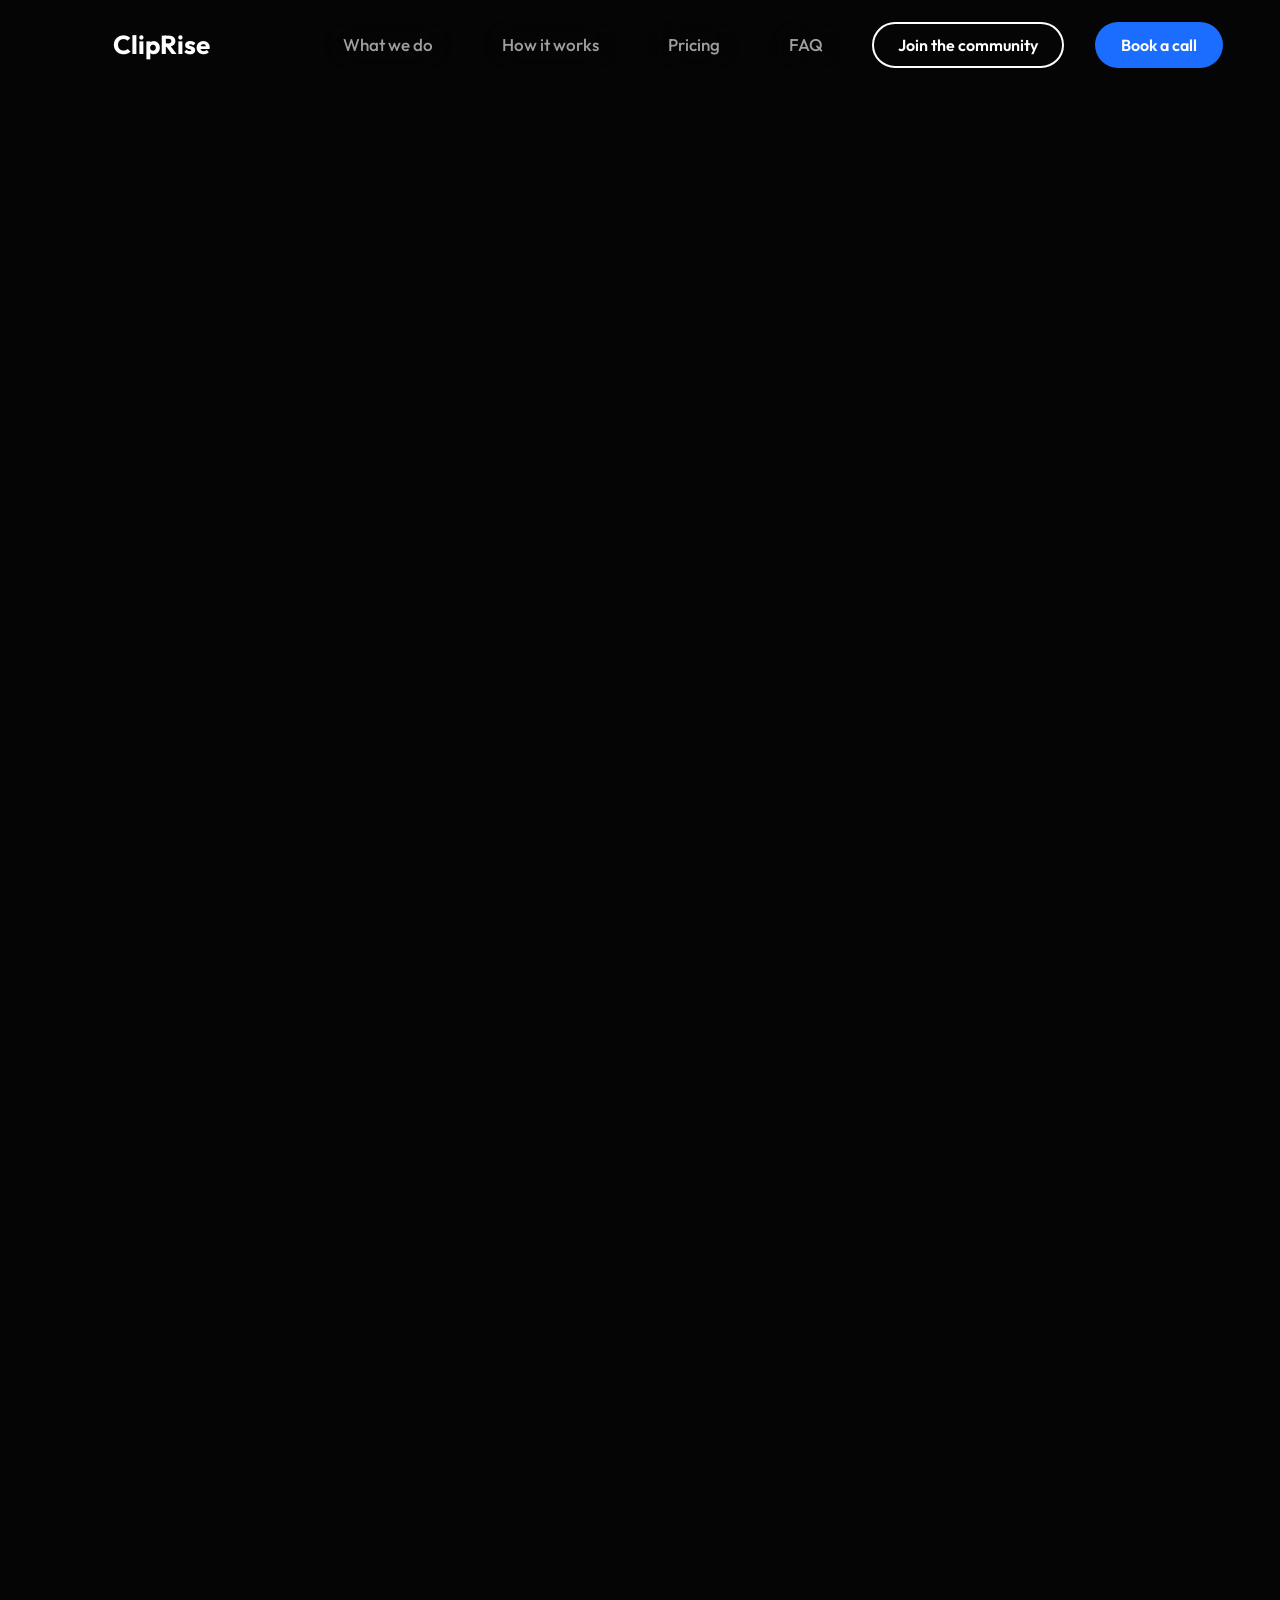
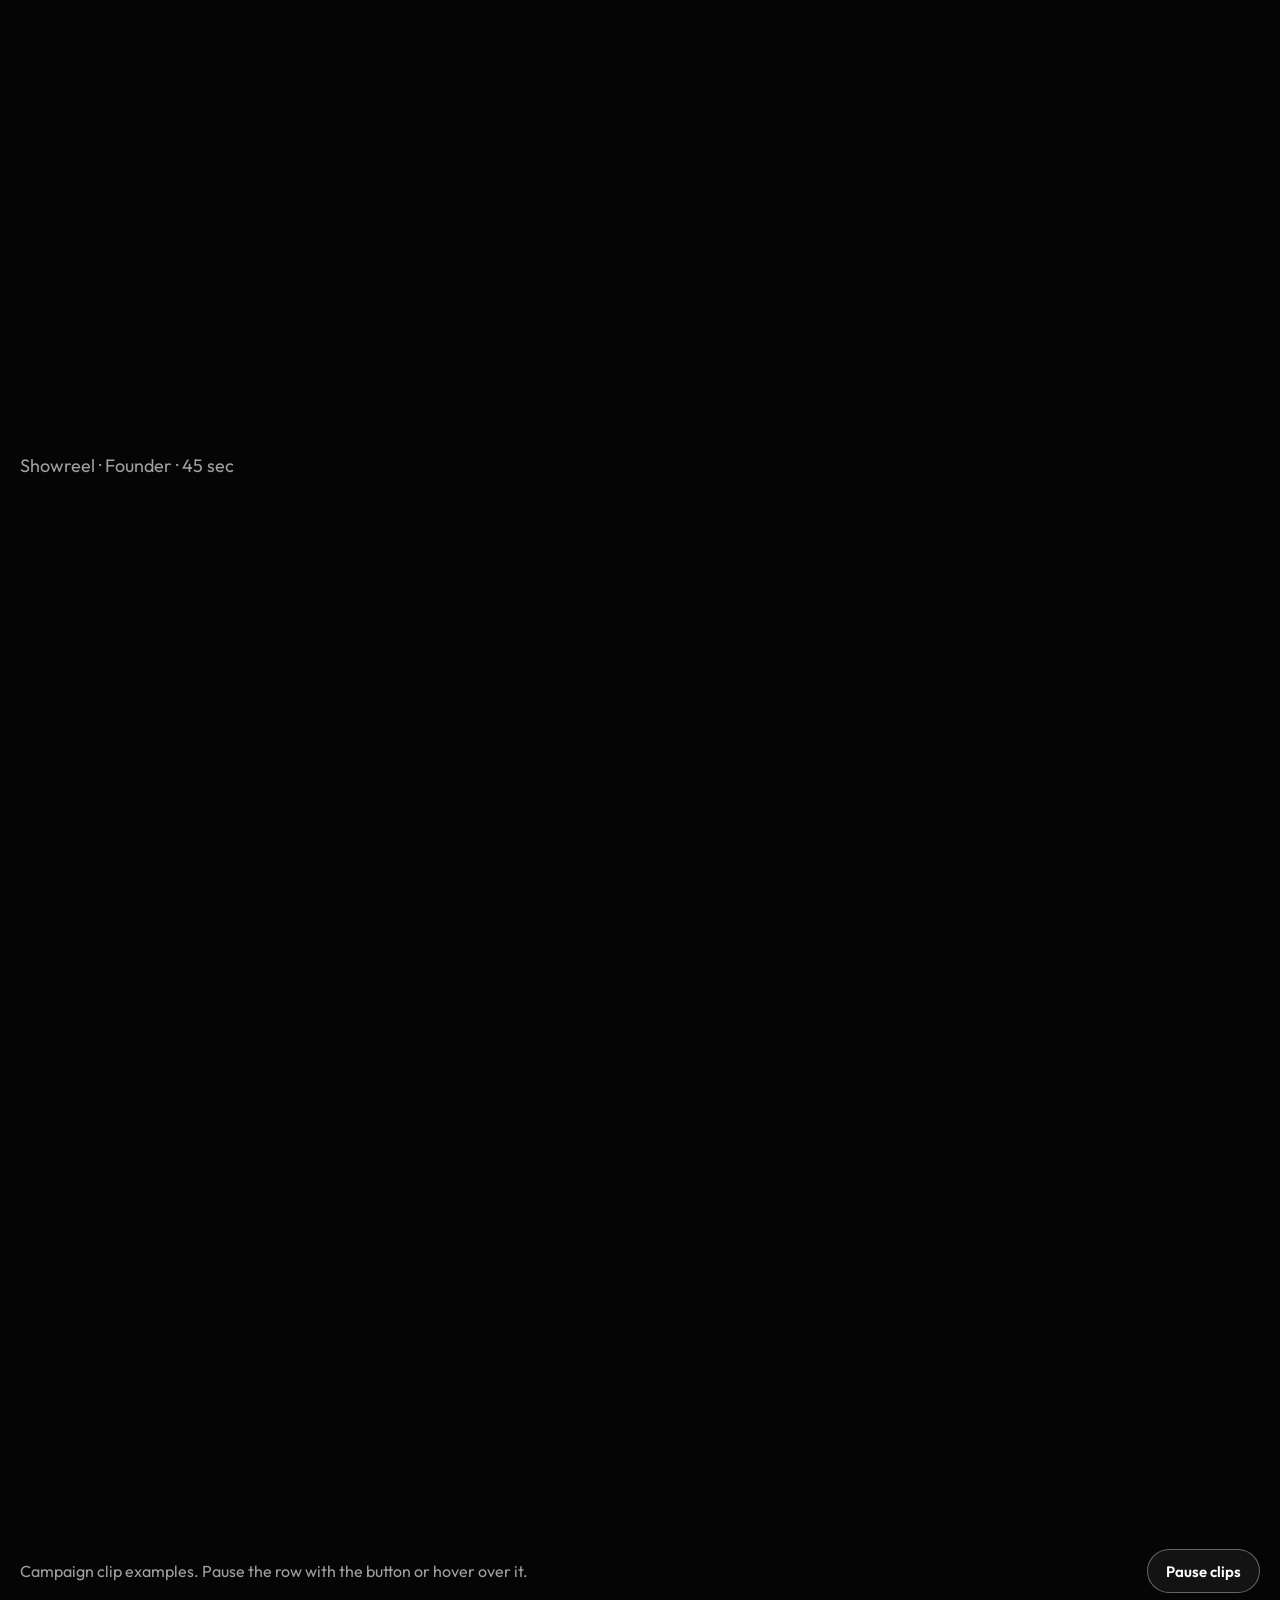
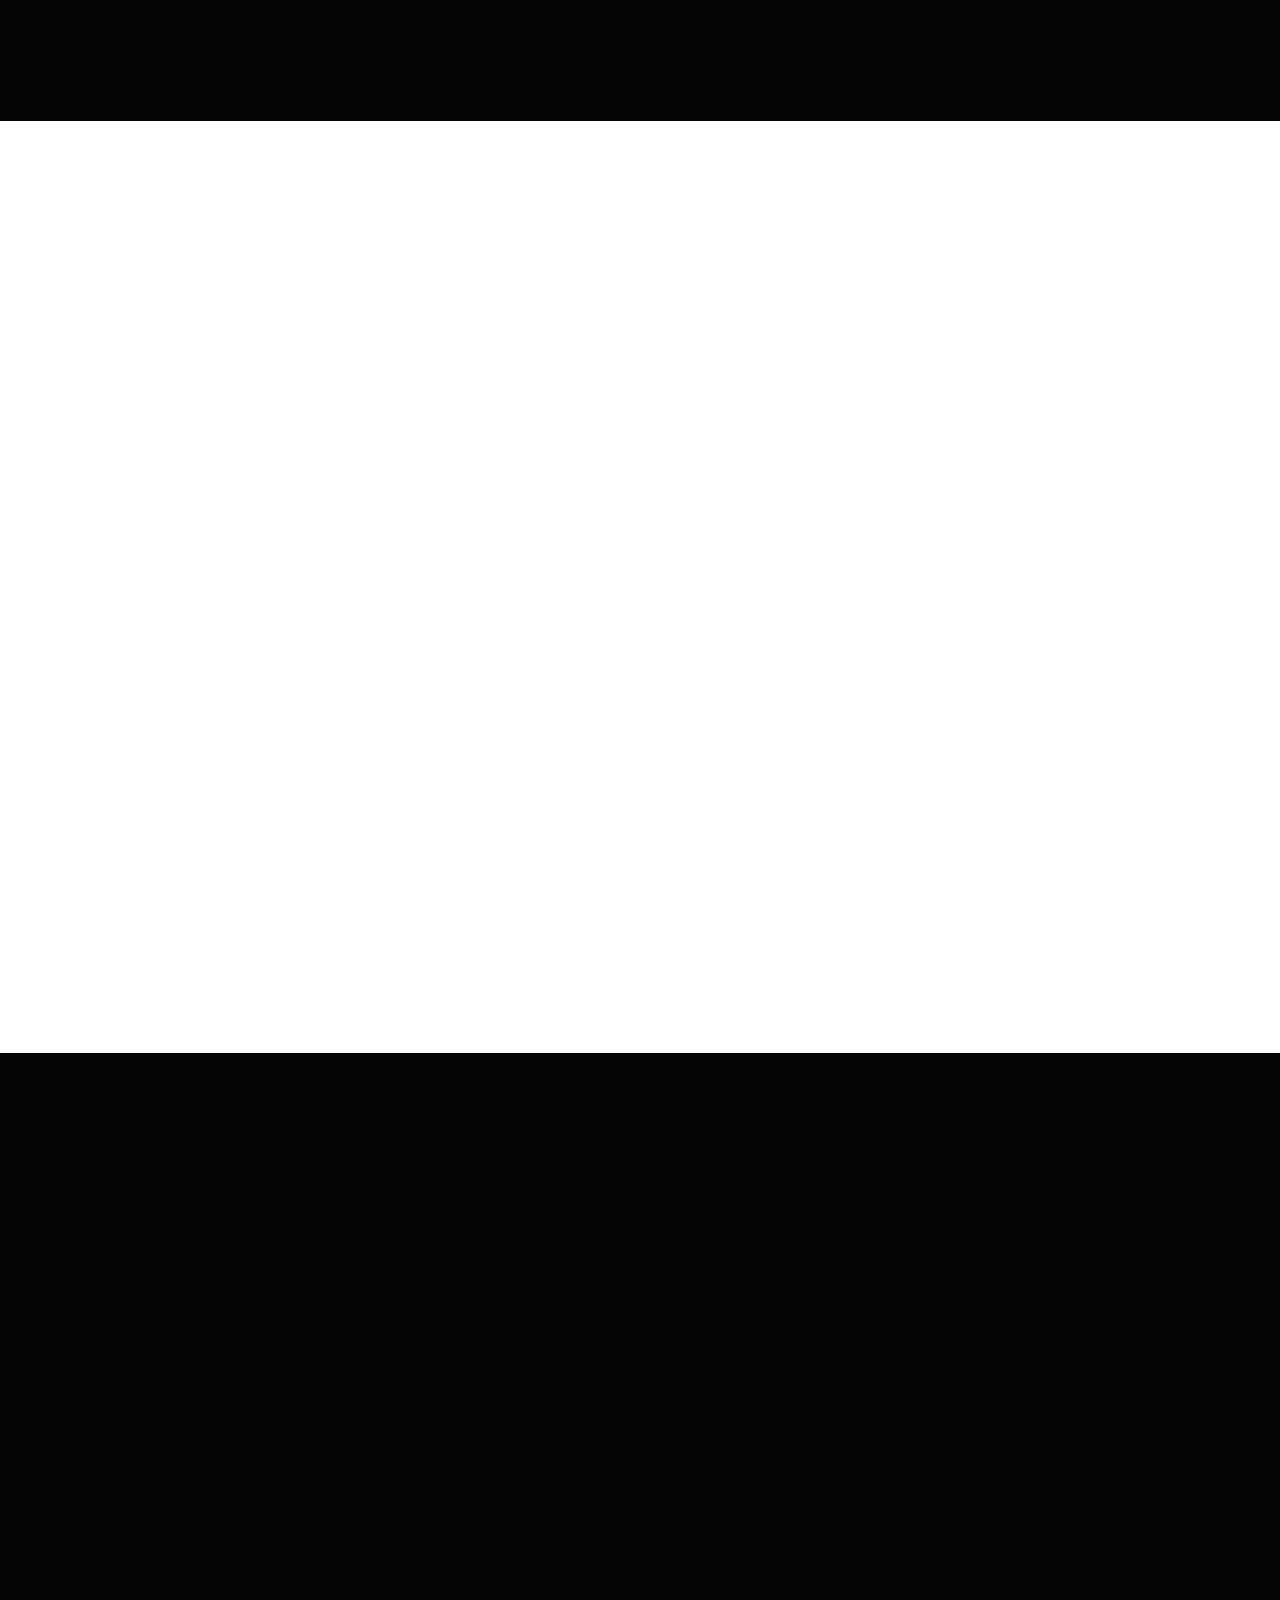
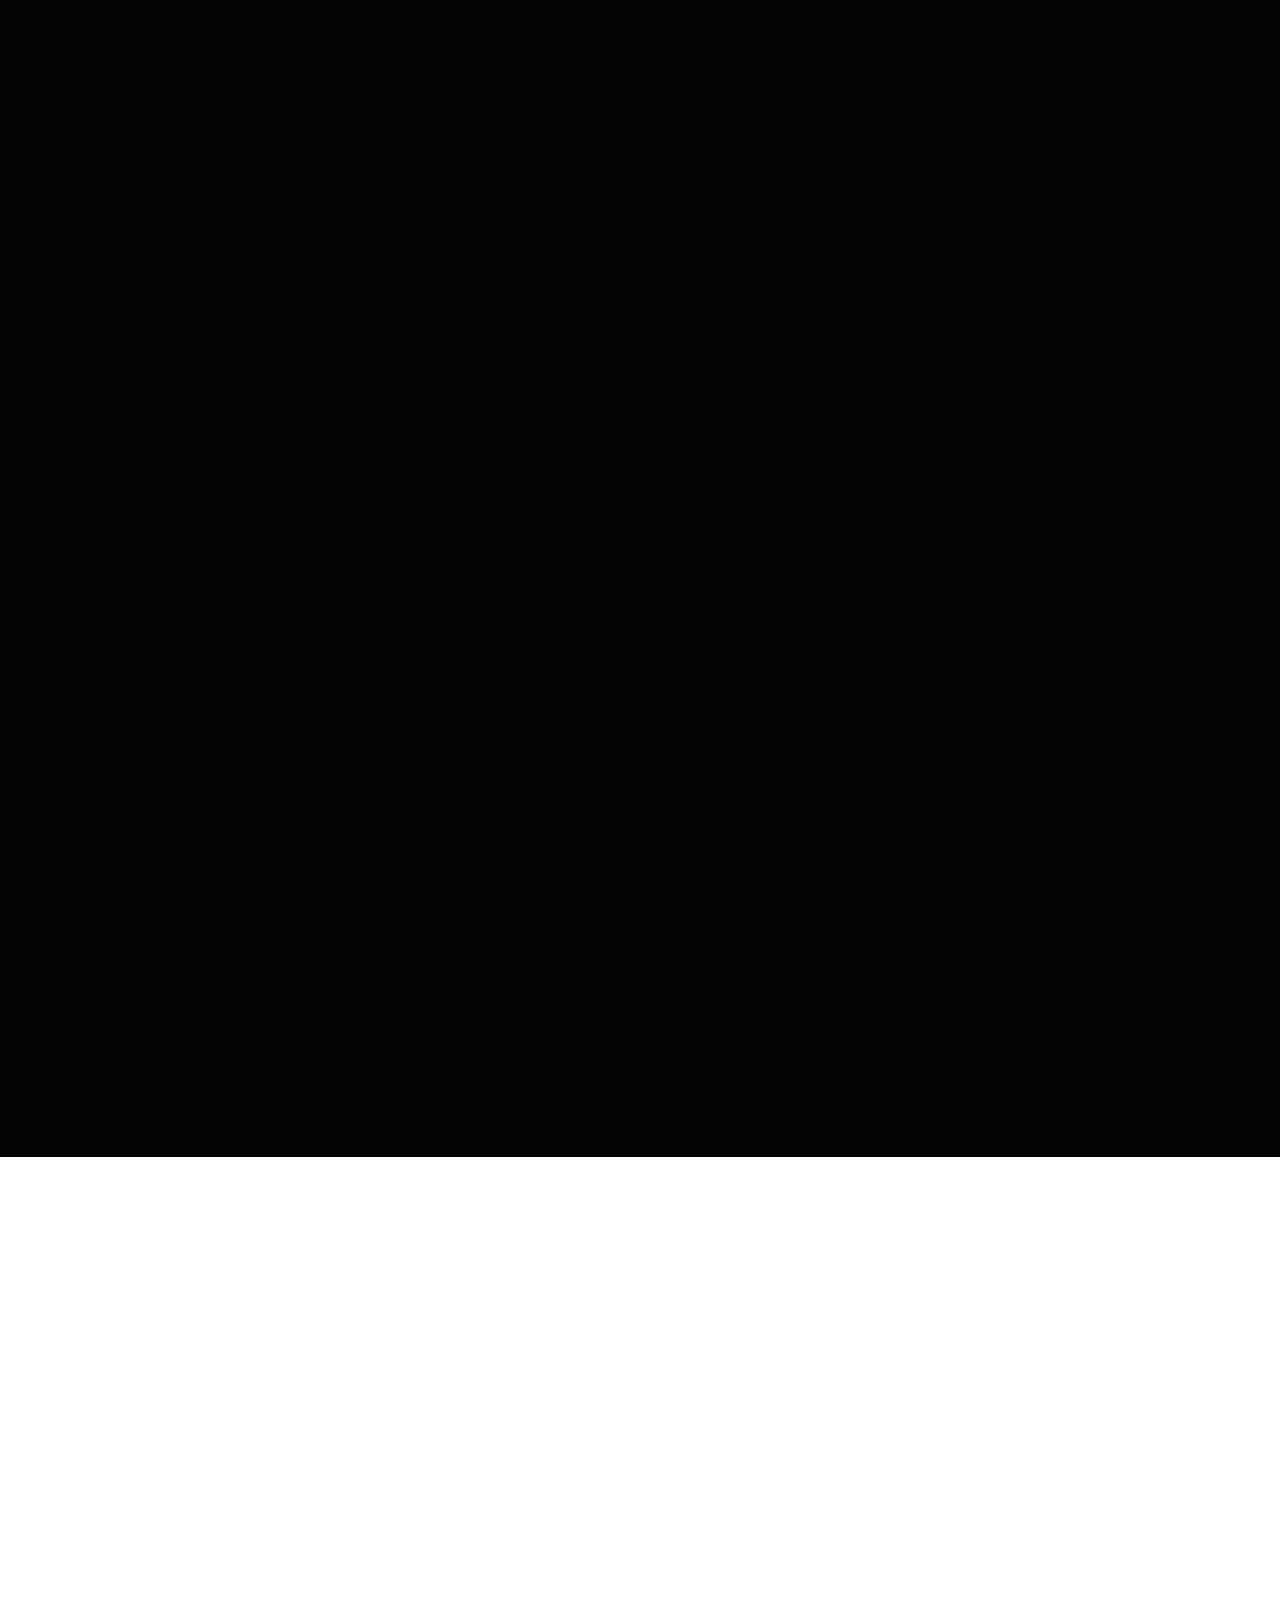
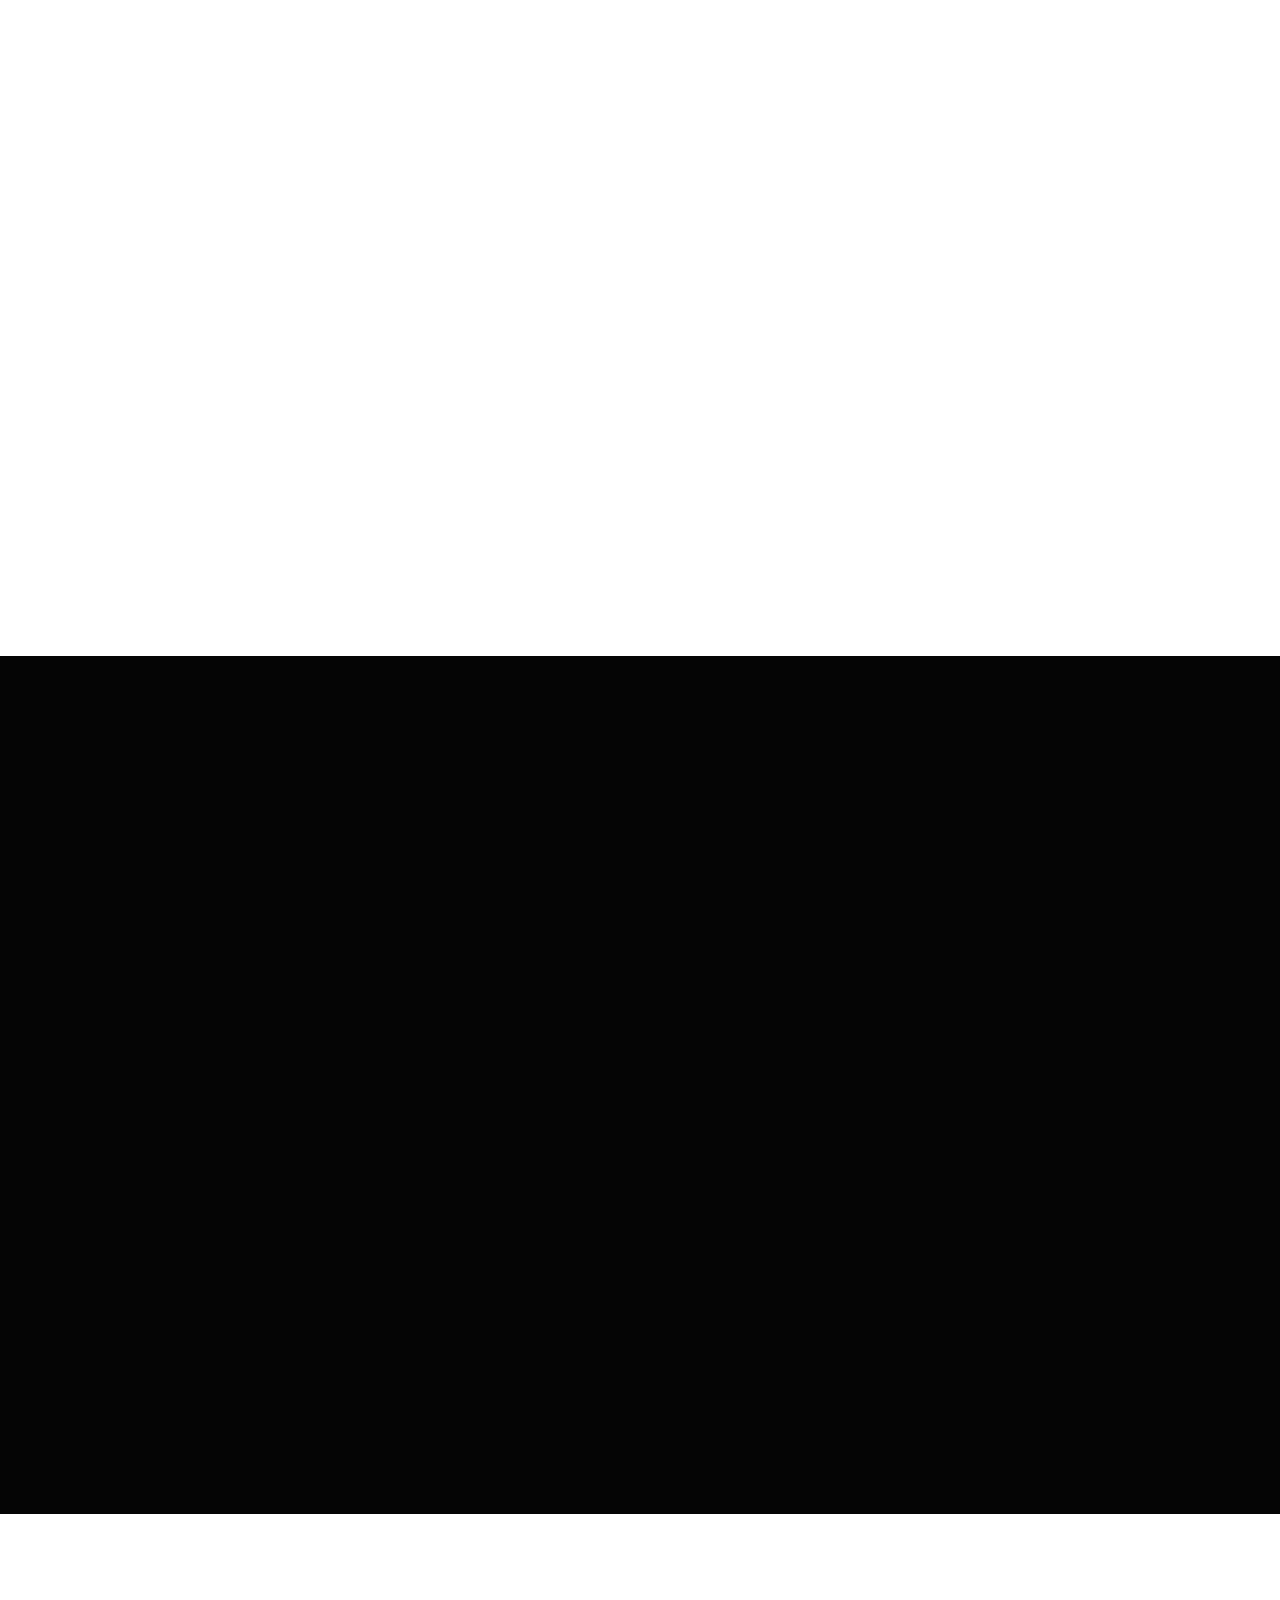
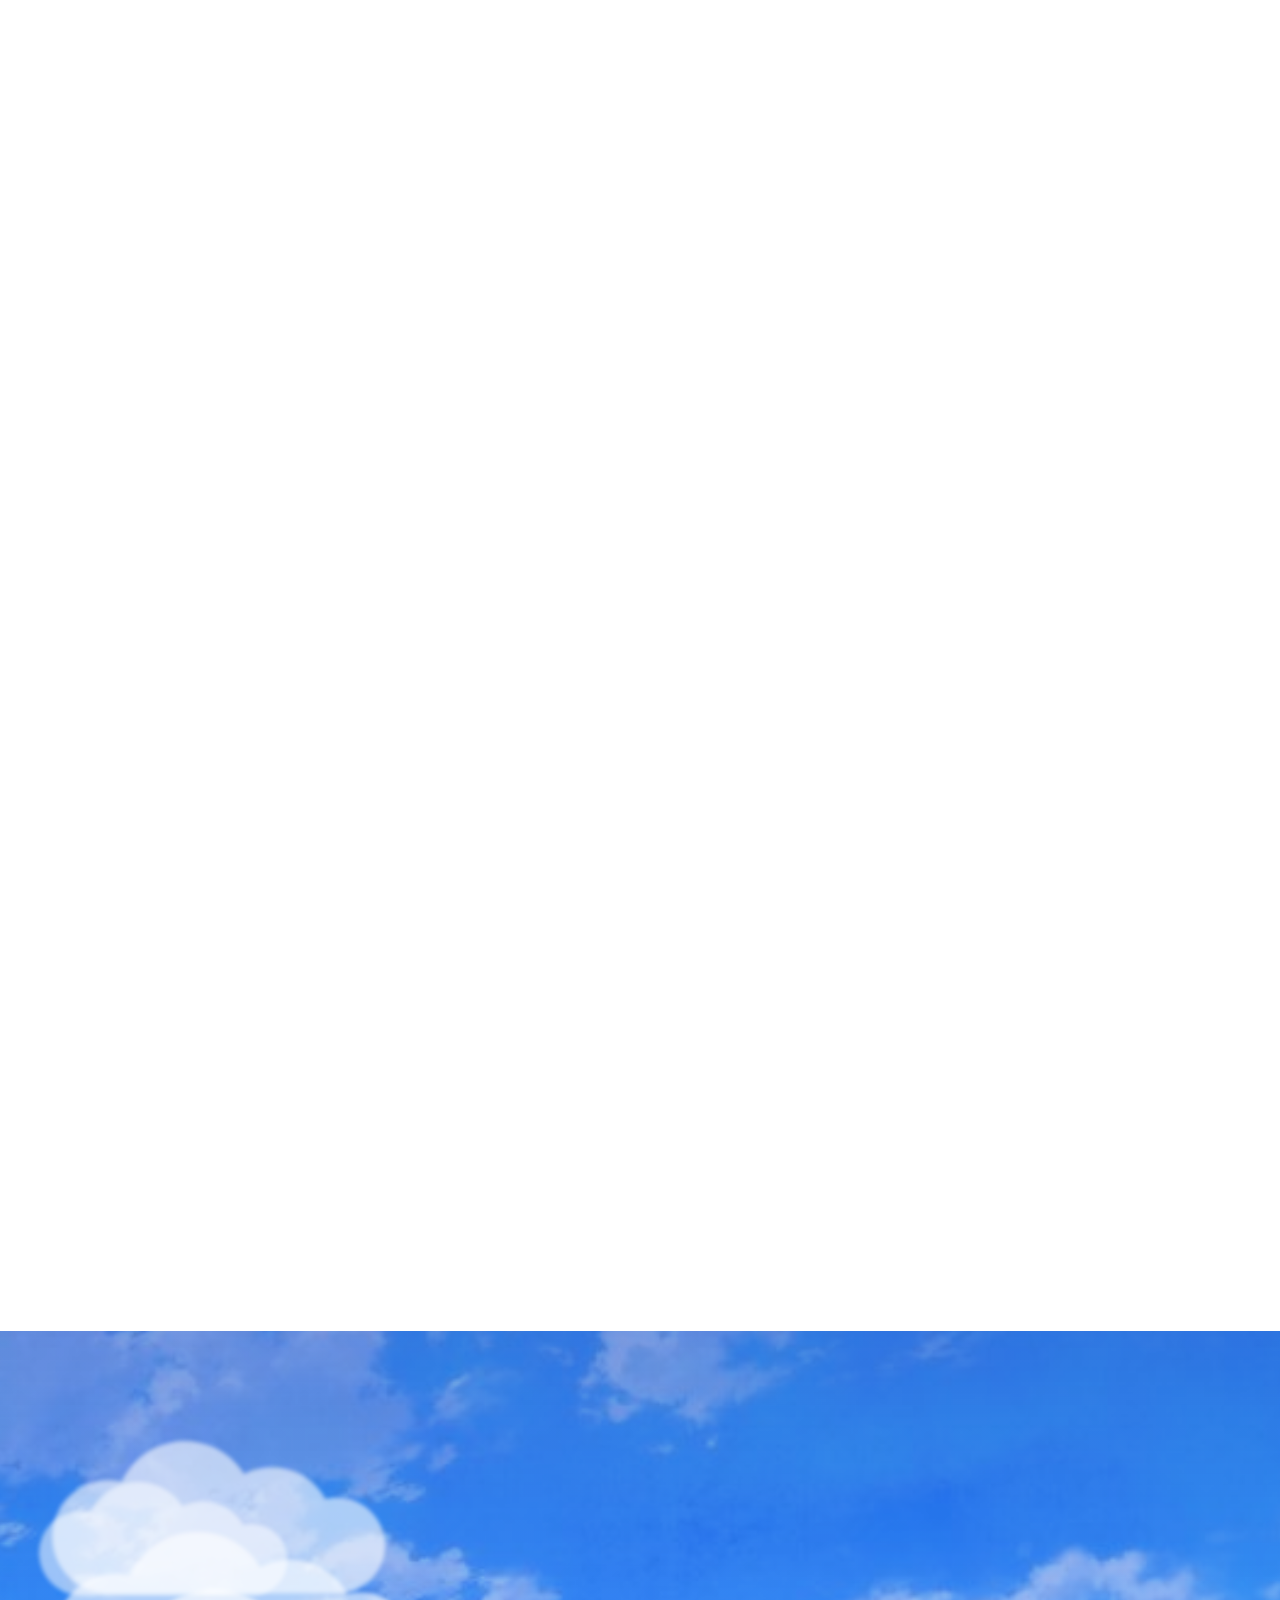
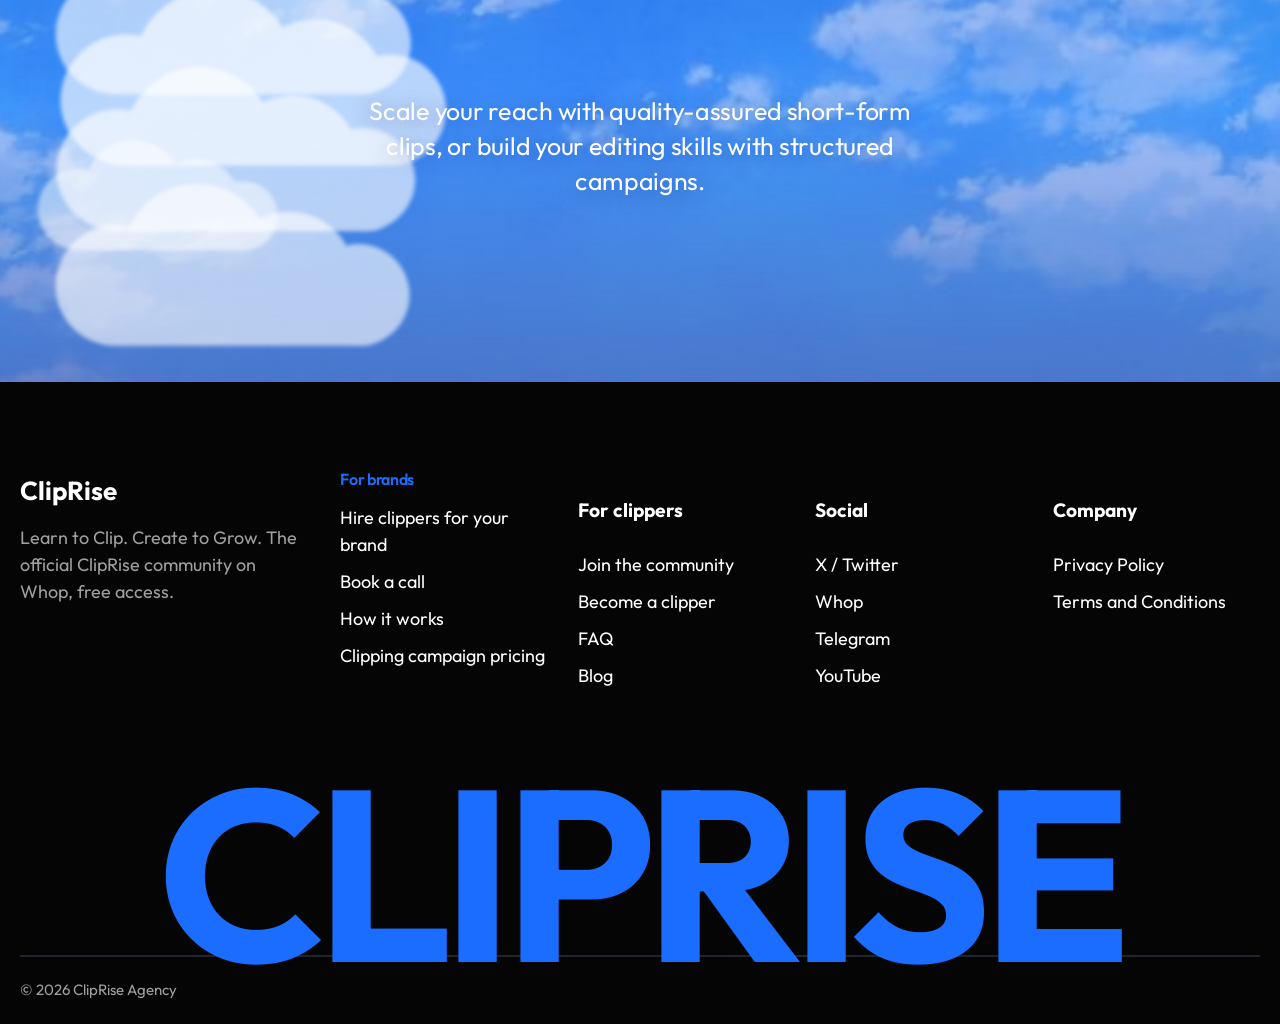
<file: index.html>
<!DOCTYPE html>
<html lang="en" class="intro-lock">
<head>
<meta charset="utf-8">
<script>if('scrollRestoration' in history)history.scrollRestoration='manual';</script>
<meta name="viewport" content="width=device-width, initial-scale=1, viewport-fit=cover">
<meta name="theme-color" content="#040508">
<title>ClipRise | Clipping Community and Agency for Brands</title>
<meta name="description" content="ClipRise is a clipping community. Launch campaigns free for now, get raw footage turned into short clips, and every view checked. From $0.75 per 1K views.">
<link rel="canonical" href="https://cliptorise.site/">
<link rel="icon" type="image/png" sizes="128x128" href="assets/logos/favicon.png">
<meta property="og:type" content="website">
<meta property="og:site_name" content="ClipRise">
<meta property="og:title" content="ClipRise | Clipping Community and Agency for Brands">
<meta property="og:description" content="ClipRise is a clipping community. Launch campaigns free for now, get raw footage turned into short clips, and every view checked. From $0.75 per 1K views.">
<meta property="og:url" content="https://cliptorise.site/"><meta property="og:image" content="https://cliptorise.site/assets/social/cliprise-og.jpg"><meta property="og:image:width" content="1200"><meta property="og:image:height" content="630"><meta property="og:image:alt" content="ClipRise managed clipping campaigns, view review, and campaign pricing."><meta name="twitter:card" content="summary_large_image">
<script type="application/ld+json">{"@context":"https://schema.org","@type":"Organization","name":"ClipRise","url":"https://cliptorise.site/","logo":"https://cliptorise.site/assets/logos/cliprise-mark-centered.png","description":"A managed clipping community for brands and creators. Structured briefs, short-form clips, and view review.","sameAs":["https://x.com/CliptoRise","https://t.me/ClipRiseAcademy","https://www.youtube.com/@CliptoRisee"]}</script>
<link rel="preload" href="assets/fonts/outfit-latin.woff2" as="font" type="font/woff2" crossorigin><link rel="preload" href="assets/fonts/instrument-serif-latin-italic.woff2" as="font" type="font/woff2" crossorigin><link rel="stylesheet" href="assets/css/site-fonts.css">
<style>
:root{--bg:#050505;--fg:#fff;--muted:rgba(255,255,255,.62);--blue:#1a6dff;--line:rgba(255,255,255,.14);
color-scheme:dark;box-sizing:border-box;padding-top:env(safe-area-inset-top,0px);padding-bottom:env(safe-area-inset-bottom,0px)}
html{scroll-padding-top:env(safe-area-inset-top,0px);background:var(--bg)}
html.intro-lock{overflow:hidden}
*,*::before,*::after{box-sizing:inherit}
body{margin:0;color:var(--fg);font-family:'Outfit',system-ui,-apple-system,'Segoe UI',sans-serif;min-height:100vh;min-height:100dvh;overflow-x:hidden}
@media(min-width:1600px){body{zoom:.85}}

/* ---------- Website ---------- */
html{scroll-behavior:smooth}
@media(prefers-reduced-motion:reduce){html{scroll-behavior:auto}html.intro-lock{overflow:auto;animation:none}html.intro-lock .site{opacity:1;animation:none}html.intro-lock #intro{display:none;animation:none}}
.site{opacity:1;transition:opacity .45s ease;font-size:clamp(18px,1.5vw,22px);line-height:1.5}
html.intro-lock .site{opacity:0;animation:intro-site-fallback 1ms linear 7s forwards}
@keyframes intro-site-fallback{to{opacity:1}}
html.intro-lock{animation:intro-scroll-fallback 1ms linear 7s forwards}
@keyframes intro-scroll-fallback{to{overflow:auto}}
html.intro-lock #intro{animation:intro-overlay-fallback 1ms linear 7s forwards}
@keyframes intro-overlay-fallback{to{visibility:hidden;opacity:0;pointer-events:none}}
.ready .site{opacity:1}html.intro-lock body.ready .site{opacity:1}
.wrap{width:min(1280px,100% - 40px);margin-inline:auto}
section{padding:clamp(72px,10vw,150px) 0}
.dk{background:var(--bg);color:#fff}.lt{background:#fff;color:#0a0a0b}.bl{background:#1968f2;color:#fff}.bl .sub{opacity:1}
.world-section{position:relative;overflow:hidden;padding-block:clamp(86px,10vw,148px);background:#050505;color:#fff}
.world-layout{display:grid;grid-template-columns:minmax(290px,.8fr) minmax(0,1.2fr);align-items:center;gap:clamp(28px,5vw,88px)}
.world-title{max-width:14ch}
.world-title .focus{font-family:inherit;font-style:inherit;font-weight:inherit;font-size:inherit;line-height:inherit;letter-spacing:inherit;color:var(--blue)}
.world-description{max-width:34ch;margin-top:18px;color:rgba(255,255,255,.66);font-size:clamp(16px,1.3vw,18px);line-height:1.5}
.world-link{display:inline-flex;align-items:center;gap:10px;margin-top:30px;padding-bottom:5px;border-bottom:1.5px solid var(--blue);color:#fff;font-weight:600;text-decoration:none;transition:gap .35s var(--e),color .3s}
.world-link:hover{gap:16px;color:var(--blue)}
.world-visual{position:relative;min-width:0;height:clamp(360px,46vw,600px);margin:0;touch-action:pan-y;user-select:none}
.world-canvas{position:absolute;inset:0;width:100%;height:100%;cursor:grab;outline:none}
.world-canvas:active{cursor:grabbing}
.world-canvas:focus-visible{border-radius:20px;outline:2px solid var(--blue);outline-offset:4px}
.world-visual figcaption{position:absolute;right:0;bottom:0;left:0;text-align:center;font-size:13px;color:rgba(255,255,255,.4)}
@media(max-width:760px){.world-layout{grid-template-columns:1fr;gap:12px}.world-visual{height:clamp(330px,92vw,500px)}}
h1,h2,h3,p{margin:0}
h1,h2,h3{font-weight:700;letter-spacing:-.03em;line-height:1.02}
h1{font-size:clamp(46px,9vw,132px)}
h2{font-size:clamp(38px,6.4vw,92px)}
h3{font-size:clamp(26px,2.6vw,36px);letter-spacing:-.02em;line-height:1.1}
.sub{font-size:clamp(19px,2vw,28px);line-height:1.4;max-width:36ch;margin-top:22px;opacity:.72}
.hl{display:inline-block;background:var(--blue);color:#fff;font-family:'Instrument Serif',Georgia,serif;font-style:italic;font-weight:400;padding:.02em .22em .08em;border-radius:.14em;letter-spacing:-.01em}
.hl.verified{filter:drop-shadow(0 0 9px rgba(26,109,255,.34)) drop-shadow(0 0 20px rgba(26,109,255,.14))}
.hl.verified .ph.on{text-shadow:0 0 8px rgba(255,255,255,.26),0 0 18px rgba(26,109,255,.46)}
.btn{display:inline-flex;align-items:center;justify-content:center;min-height:62px;padding:0 36px;border-radius:999px;font:inherit;font-weight:600;font-size:clamp(18px,1.5vw,21px);text-decoration:none;border:2px solid transparent;cursor:pointer;color:inherit;background:transparent}
.btn.pri{background:var(--blue);color:#fff}.btn.pri:hover{background:#0f56d6}
.btn.out{border-color:currentColor}.btn.out:hover{background:#fff;color:#0a0a0b;border-color:#fff}
.btn.community-btn{--wipe-x:50%;--wipe-y:50%;--wipe-radius:0px;isolation:isolate}
.btn.community-btn::before{content:"";position:absolute;top:0;right:0;bottom:0;left:0;inset:0;z-index:0;border-radius:inherit;background:#fff;clip-path:circle(0 at var(--wipe-x) var(--wipe-y));transition:clip-path .52s cubic-bezier(.2,.8,.2,1);pointer-events:none}
.btn.community-btn:hover::before,.btn.community-btn:focus-visible::before{clip-path:circle(var(--wipe-radius,150%) at var(--wipe-x) var(--wipe-y))}
.btn.out.community-btn:hover,.btn.out.community-btn:focus-visible{background:transparent;color:#0a0a0b;border-color:#fff;transition:transform .35s var(--e),color .18s ease .12s,border-color .2s,box-shadow .35s}
.btn.community-btn>span{position:relative;z-index:1}.btn.community-btn::after{z-index:2}
.btn.wht{background:#fff;color:#0a0a0b}.btn.wht:hover{background:#e8eefc}
.btn.sm{min-height:46px;padding:0 24px;font-size:16px}
.btn:focus-visible,summary:focus-visible,.tab:focus-visible{outline:3px solid var(--blue);outline-offset:3px}
.row{display:flex;flex-wrap:wrap;gap:14px}

nav{display:flex;align-items:center;justify-content:space-between;gap:16px;padding:20px clamp(20px,5vw,56px)}
.brand{display:flex;align-items:center;gap:12px;font-weight:700;font-size:26px;color:inherit;text-decoration:none}
#slot{display:block;width:44px;height:41.5px;aspect-ratio:530/500}#slot .logo-fallback{display:block;width:100%;height:100%;object-fit:contain}.intro-running #slot .logo-fallback{visibility:hidden}
.links{display:flex;align-items:center;gap:clamp(14px,2.4vw,34px);font-size:17px}
.links>a:not(.btn){color:var(--muted);text-decoration:none;font-weight:500}.links>a:not(.btn):hover{color:var(--blue)}
.mobile-nav-toggle{display:none;width:44px;height:44px;flex:none;align-items:center;justify-content:center;border:1px solid rgba(255,255,255,.22);border-radius:50%;background:rgba(255,255,255,.06);color:#fff;cursor:pointer;transition:background .2s,border-color .2s,transform .25s var(--e)}
.mobile-nav-toggle svg{display:block;width:21px;height:21px;fill:none;stroke:currentColor;stroke-width:1.8;stroke-linecap:round}
.mobile-nav-toggle:hover,.mobile-nav-toggle:focus-visible{background:rgba(26,109,255,.16);border-color:var(--blue);outline:none}
@media(max-width:1100px){.mobile-nav-toggle{display:flex}.links{display:none}.nv{position:relative}.dd{display:none}}
@media(max-width:1100px){#nav.menu-open .links{position:absolute;top:calc(100% + 8px);right:clamp(10px,4vw,28px);z-index:20;display:flex;flex-direction:column;align-items:stretch;gap:4px;width:min(290px,calc(100vw - 28px));padding:12px;border:1px solid rgba(255,255,255,.14);border-radius:20px;background:rgba(12,14,20,.97);box-shadow:0 20px 50px -24px #000;-webkit-backdrop-filter:blur(18px)}#nav.menu-open .links>a:not(.btn){display:flex;backdrop-filter:blur(18px)}#nav.menu-open .links>a:not(.btn){display:flex;padding:12px 14px;border:1px solid transparent}#nav.menu-open .links .btn{display:inline-flex;width:100%;min-height:46px;justify-content:center;padding:0 16px;font-size:15px}}

.hero{text-align:center;padding:clamp(36px,6vw,90px) 0 clamp(48px,6vw,90px)}
.hero h1{max-width:12ch;margin:0 auto}
.hero .sub{margin-inline:auto;max-width:40ch}
.hero .row{justify-content:center;margin-top:36px}
.trust{margin-top:22px;font-size:16px;color:var(--muted)}
.trust-link{display:inline-flex;align-items:center;gap:8px;min-height:32px;color:inherit;text-decoration:none;transition:color .25s,transform .3s var(--e)}
.trust-logo{display:block;width:78px;height:18px;flex:none;object-fit:contain}
.trust-arrow{display:grid;place-items:center;width:26px;height:26px;flex:none;border:1px solid rgba(255,255,255,.28);border-radius:50%;background:rgba(255,255,255,.05);color:#fff;transition:transform .3s var(--e),background .3s,border-color .3s,box-shadow .3s}
.trust-arrow svg{display:block;width:14px;height:14px;fill:none;stroke:currentColor;stroke-width:2;stroke-linecap:round;stroke-linejoin:round}
.trust-link:hover{color:#fff;transform:translateY(-1px)}
.trust-link:hover .trust-arrow{transform:translateY(-3px);background:var(--blue);border-color:var(--blue);box-shadow:0 4px 12px rgba(26,109,255,.28)}
.trust-link:focus-visible{outline:2px solid var(--blue);outline-offset:4px;border-radius:5px}
.trust-link:active{transform:scale(.97)}
@media(max-width:420px){.trust-link{gap:6px;font-size:14px}.trust-logo{width:68px;height:16px}.trust-arrow{width:24px;height:24px}}
.tick{overflow:hidden;border-block:2px solid #20242c;margin-top:clamp(40px,6vw,80px);padding:20px 0;font-size:clamp(20px,2vw,28px);font-weight:600}
.tick .track{animation-duration:30s;align-items:center}
.tick span{display:inline-flex;align-items:center;gap:48px;margin-right:56px;white-space:nowrap}
.tick-logo{display:block;width:28px;height:28px;flex:none;object-fit:contain;filter:drop-shadow(0 1px 2px rgba(0,0,0,.35))}
.tick-logo.whop{width:34px;height:28px}
.tick-logo.x-logo{fill:#fff}
@media(max-width:560px){.marq-controls{align-items:flex-start;flex-direction:column}.marq-toggle{align-self:flex-start}.tick span{gap:24px;margin-right:28px}.tick-logo{width:24px;height:24px}.tick-logo.whop{width:30px;height:24px}}

.slot{--ar:9/16;aspect-ratio:var(--ar);background:#11141a;border:2px solid #262b35;border-radius:22px;display:grid;place-items:center;overflow:hidden;position:relative;text-align:center;color:var(--muted);font-size:17px;line-height:1.3}
.slot video,.slot .static-video-poster{position:absolute;top:0;right:0;bottom:0;left:0;inset:0;width:100%;height:100%;object-fit:cover}
@supports not (aspect-ratio:1/1){.slot{height:0;padding-bottom:177.78%}.slot.wide{padding-bottom:56.25%}.slot video,.slot .static-video-poster{top:0;right:0;bottom:0;left:0}}
.video-play-fallback{position:absolute;z-index:3;left:50%;top:50%;display:none;place-items:center;width:68px;height:68px;padding:0;transform:translate(-50%,-50%);border:1px solid rgba(255,255,255,.44);border-radius:50%;background:rgba(26,109,255,.92);color:#fff;box-shadow:0 10px 30px -14px rgba(26,109,255,.85);cursor:pointer;-webkit-backdrop-filter:blur(12px)}

.video-play-fallback span{width:0;backdrop-filter:blur(12px)}

.video-play-fallback span{width:0;height:0;margin-left:5px;border-top:13px solid transparent;border-bottom:13px solid transparent;border-left:19px solid currentColor}
.slot.needs-play .video-play-fallback{display:grid}
.video-play-fallback:focus-visible{outline:3px solid #fff;outline-offset:4px}
.dashboard-sequence{isolation:isolate;background:#0d1118}
.dashboard-shot{position:absolute;top:0;right:0;bottom:0;left:0;inset:0;width:100%;height:100%;object-fit:contain;opacity:0;filter:blur(2px);transform:scale(1.018);transition:opacity .7s ease,filter .7s ease,transform 1s var(--e);pointer-events:none}
.dashboard-shot.active{opacity:1;filter:none;transform:scale(1)}
.dashboard-sequence.is-transitioning .dashboard-shot.active{opacity:.28;filter:blur(2px);transform:scale(1.015)}
.dashboard-shade,.dashboard-loader{position:absolute;top:0;right:0;bottom:0;left:0;inset:0;pointer-events:none;z-index:2}
.dashboard-shade{background:rgba(5,7,12,.62);opacity:0;transition:opacity .45s ease}
.dashboard-loader{display:grid;place-items:center;opacity:0;transition:opacity .3s ease}
.dashboard-loader svg{width:clamp(88px,12vw,136px);height:auto;overflow:visible;filter:drop-shadow(0 8px 26px rgba(26,109,255,.32))}
.dashboard-star{transform-box:fill-box;transform-origin:center;will-change:transform,opacity}
.dashboard-beam{opacity:0;stroke-dasharray:120;stroke-dashoffset:120;transform-box:view-box;transform-origin:center;will-change:transform,stroke-dashoffset,opacity}
.dashboard-sequence.is-transitioning .dashboard-shade,.dashboard-sequence.is-transitioning .dashboard-loader{opacity:1}
.dashboard-sequence.is-transitioning .dashboard-star{animation:dashboard-star-arrive .82s cubic-bezier(.2,.8,.2,1) .08s both}
.dashboard-sequence.is-transitioning .dashboard-beam{animation:dashboard-beam-draw .72s cubic-bezier(.2,.8,.2,1) calc(var(--beam-order)*.07s) both}
@keyframes dashboard-star-arrive{0%{opacity:0;transform:scale(.58) rotate(-10deg)}48%{opacity:1;transform:scale(1.04) rotate(2deg)}76%{transform:scale(.99) rotate(-.7deg)}100%{opacity:1;transform:scale(1) rotate(0)}}
@keyframes dashboard-beam-draw{0%{opacity:0;stroke-dashoffset:120;transform:translate(-10px,10px)}34%{opacity:1;stroke-dashoffset:0;transform:translate(0,0)}78%{opacity:.9;stroke-dashoffset:0;transform:translate(0,0)}100%{opacity:0;stroke-dashoffset:-36;transform:translate(9px,-9px)}}
@media(prefers-reduced-motion:reduce){.dashboard-shot,.dashboard-shade,.dashboard-loader{transition:none}.dashboard-sequence.is-transitioning .dashboard-star,.dashboard-sequence.is-transitioning .dashboard-beam{animation:none}}
.slot p{margin-top:14px;font-weight:600;color:#fff}.slot small{font-weight:400;color:var(--muted);font-size:15px}
.pl{display:block;margin:0 auto;width:76px;height:76px;border-radius:50%;background:var(--blue);position:relative}
.pl::after{content:"";position:absolute;left:31px;top:23px;border-left:24px solid #fff;border-block:15px solid transparent}
.wide{--ar:16/9}
.cap{margin-top:16px;font-size:18px;color:var(--muted)}
.showreel-controls{display:flex;justify-content:flex-end;align-items:center;gap:10px;margin-top:12px}
.showreel-controls button{display:inline-flex;align-items:center;justify-content:center;gap:8px;min-height:42px;padding:0 15px;border:1px solid rgba(255,255,255,.18);border-radius:999px;background:#101218;color:#fff;font:600 15px/1 'Outfit',sans-serif;cursor:pointer;transition:transform .3s var(--e),border-color .25s,background .25s,color .25s,box-shadow .3s}
.showreel-controls button:hover,.showreel-controls button:focus-visible{transform:translateY(-2px);border-color:var(--blue);background:rgba(26,109,255,.12);box-shadow:0 8px 22px -14px rgba(26,109,255,.75);outline:none}
.showreel-controls button:active{transform:scale(.97)}
.showreel-controls svg{display:block;width:17px;height:17px;fill:none;stroke:currentColor;stroke-width:1.8;stroke-linecap:round;stroke-linejoin:round}
.settings-wrap{position:relative}
.settings-menu{position:absolute;right:0;top:calc(100% + 8px);z-index:8;display:grid;gap:12px;width:min(260px,calc(100vw - 48px));padding:16px;border:1px solid rgba(255,255,255,.14);border-radius:16px;background:rgba(12,14,20,.97);box-shadow:0 18px 40px -20px #000;opacity:0;visibility:hidden;pointer-events:none;transform:translateY(-6px);transition:opacity .2s,transform .25s var(--e),visibility 0s .25s}
.settings-menu::before{content:"";position:absolute;top:-10px;right:0;left:0;inset:-10px 0 auto;height:10px}
.settings-wrap:hover .settings-menu,.settings-wrap:focus-within .settings-menu,.settings-wrap.open .settings-menu{opacity:1;visibility:visible;pointer-events:auto;transform:none;transition:opacity .2s,transform .25s var(--e),visibility 0s}
.settings-menu label{display:flex;align-items:center;justify-content:space-between;gap:12px;color:var(--muted);font-size:14px}
.settings-menu select{max-width:130px;padding:7px 9px;border:1px solid rgba(255,255,255,.18);border-radius:9px;background:#080a0f;color:#fff;font:500 14px 'Outfit',sans-serif;color-scheme:dark}
@media(max-width:560px){.showreel-controls{justify-content:center}.settings-menu{right:0}}

.marq{overflow:hidden;margin-top:clamp(36px,5vw,64px)}
.marq-controls{display:flex;align-items:center;justify-content:space-between;gap:16px}.marq-toggle{min-height:44px;padding:0 18px;border:1px solid rgba(255,255,255,.35);border-radius:999px;background:rgba(255,255,255,.06);color:#fff;font:600 15px Outfit,system-ui,sans-serif;cursor:pointer}.marq-toggle:hover{border-color:var(--blue);background:rgba(26,109,255,.15)}.marq-toggle:focus-visible{outline:3px solid #fff;outline-offset:3px}
.track{display:flex;width:max-content;animation:mv 42s linear infinite}
.marq .track{padding-block:12px}
@keyframes mv{to{transform:translateX(-50%)}}
.marq:hover .track,.marq:focus-within .track{animation-play-state:paused}
@media(prefers-reduced-motion:reduce){.track{animation:none}.marq{overflow-x:auto}}
.card{width:clamp(230px,23vw,330px);margin-right:22px;flex:none}
.card .slot{width:100%}
.card h3{margin-top:16px;font-size:clamp(17px,1.5vw,21px);font-weight:600;letter-spacing:-.01em;white-space:nowrap;overflow:hidden;text-overflow:ellipsis}.card h3 b{color:var(--blue);font-weight:inherit}
.hint{margin-top:22px;color:var(--muted);font-size:16px}.marq-controls .hint{margin:0}

.head{max-width:15ch}
.focus{position:relative;display:inline-block;max-width:100%;isolation:isolate;background:transparent;--focus-base:#fff}
.lt .focus{--focus-base:#0a0a0b}
.focus.static{color:var(--blue)}
.focus.done{color:transparent;-webkit-text-fill-color:transparent;background-color:transparent;background-repeat:no-repeat;
  background-image:var(--focus-fill-layers,none),var(--focus-base-layers,none);
  background-size:var(--focus-fill-sizes,0px 0px),var(--focus-base-sizes,0px 0px);
  background-position:var(--focus-fill-positions,0px 0px),var(--focus-fill-positions,0px 0px);
  -webkit-background-clip:text;background-clip:text}
.focus::after{content:attr(data-focus-text);position:absolute;z-index:3;top:0;right:0;bottom:0;left:0;inset:0;display:block;color:transparent;-webkit-text-fill-color:transparent;
  background-image:var(--focus-spark,none);background-repeat:no-repeat;background-size:var(--spark-width,0px) var(--spark-height,0px);
  background-position:var(--spark-left,0px) var(--spark-top,0px);-webkit-background-clip:text;background-clip:text;
  opacity:var(--spark-alpha,0);pointer-events:none;white-space:inherit}
.head+.sub{max-width:44ch}
.offers{margin-top:clamp(40px,6vw,80px);border-top:3px solid #0a0a0b}
.offer{display:grid;grid-template-columns:1fr 1.25fr;gap:clamp(16px,4vw,64px);padding:clamp(28px,4vw,52px) 0;border-bottom:3px solid #0a0a0b}
.offer p{color:#3b4350}
.offer b{display:block;margin-top:14px;color:var(--blue);font-size:1.05em}
.more{display:inline-block;margin-top:28px;font-size:clamp(20px,2vw,28px);font-weight:600;color:inherit;text-decoration:underline;text-decoration-color:rgba(10,10,11,.32);text-decoration-thickness:1px;text-underline-offset:.18em;transition:color .25s,text-decoration-color .25s,transform .3s var(--e)}
.more:hover{color:var(--blue);text-decoration-color:rgba(26,109,255,.55);transform:translateY(-1px)}
@media(max-width:760px){.offer{grid-template-columns:1fr}}

.steps{display:grid;grid-template-columns:repeat(auto-fit,minmax(260px,1fr));gap:22px;margin-top:clamp(40px,6vw,80px)}
.step{background:#11141a;border:2px solid #262b35;border-radius:22px;padding:clamp(26px,3vw,40px)}
.step i{display:grid;place-items:center;width:64px;height:64px;border-radius:50%;background:var(--blue);font:700 30px/1 'Outfit',sans-serif;font-style:normal;margin-bottom:28px}
.step p{margin-top:12px;color:var(--muted)}

.clips{display:grid;grid-template-columns:repeat(4,1fr);gap:20px;margin-top:20px}
@media(max-width:760px){.clips{grid-template-columns:repeat(2,1fr)}}
.tags{display:flex;flex-wrap:wrap;gap:8px;margin-top:12px}
.tags span{background:#fff;color:#0a0a0b;border-radius:999px;padding:6px 14px;font-weight:600;font-size:16px}
.down{margin:26px 0 6px;font-size:clamp(20px,2vw,28px);font-weight:600}
.pills{display:flex;flex-wrap:wrap;gap:14px;margin-top:clamp(28px,4vw,48px)}
.pill{border-radius:999px;padding:16px 30px;font-weight:600;font-size:clamp(18px,1.8vw,24px)}
.pill.ok{background:var(--blue)}.pill.no{border:2px solid #fff}

.stats{display:grid;grid-template-columns:repeat(auto-fit,minmax(240px,1fr));gap:22px;margin-top:clamp(40px,6vw,80px)}
.stat{border:3px solid #0a0a0b;border-radius:22px;padding:clamp(26px,3vw,40px)}
.stat.hi{background:var(--blue);border-color:var(--blue);color:#fff}
.stat strong{display:block;font-size:clamp(64px,8vw,120px);line-height:.95;letter-spacing:-.04em}
.stat span{display:block;margin-top:12px;font-size:clamp(18px,1.6vw,22px)}
.vs{margin-top:22px;border:3px solid #0a0a0b;border-radius:22px;padding:clamp(26px,3vw,40px)}
.vs h3{margin-bottom:26px}
.bar{display:grid;grid-template-columns:minmax(220px,270px) minmax(0,1fr) auto;align-items:center;gap:18px;margin-top:18px;font-weight:600;font-size:clamp(18px,1.8vw,24px)}
.bar-label{display:flex;align-items:center;gap:9px;min-width:0;white-space:nowrap}
.brand-mark{display:grid;place-items:center;width:38px;height:38px;flex:none;border-radius:50%;background:#050505;border:1px solid rgba(10,10,11,.2)}
.brand-mark img{display:block;width:33px;height:33px;object-fit:contain}
.platform-pricing-note{display:flex;align-items:center;gap:14px;margin-top:18px;color:#aeb4c0;font-size:16px}.platform-pricing-note strong{color:#fff}.platform-stack{display:inline-flex;align-items:center;height:38px;flex:none}
.platform-stack img{display:block;width:30px;height:30px;flex:none;object-fit:contain;border:2px solid #fff;border-radius:50%;background:#fff;box-shadow:0 2px 7px rgba(10,10,11,.16)}
.platform-stack img+img{margin-left:-9px}
.bar div{height:34px;background:#eef0f4;border-radius:999px;overflow:hidden}
.bar div i{display:block;height:100%;border-radius:999px;background:#9aa3b2}
.bar.me div i{background:var(--blue)}
.bar.me em{color:var(--blue)}
.bar em{font-style:normal}
.vs small{display:block;margin-top:24px;font-size:16px;color:#4a5260}
@media(max-width:760px){.bar{grid-template-columns:minmax(190px,230px) minmax(0,1fr) auto;gap:12px}}
@media(max-width:560px){.bar{grid-template-columns:minmax(0,1fr) auto;gap:10px}.bar div{grid-column:1/-1;order:3}}

.team{display:grid;grid-template-columns:repeat(auto-fit,minmax(300px,1fr));gap:22px;margin-top:clamp(40px,6vw,80px)}
.who{background:#11141a;border:2px solid #262b35;border-radius:22px;padding:clamp(26px,3vw,44px)}
.who .top{display:flex;align-items:center;gap:20px;margin-bottom:22px}
.av{display:block;width:96px;height:96px;border-radius:50%;border:3px solid var(--blue);object-fit:cover;object-position:center;flex:none}
.telegram-glass{display:inline-grid;place-items:center;width:50px;height:50px;flex:none;margin-top:20px;margin-right:10px;padding:0;border:1px solid rgba(255,255,255,.3);border-radius:50%;background:linear-gradient(145deg,rgba(255,255,255,.16),rgba(255,255,255,.045));box-shadow:inset 0 1px 0 rgba(255,255,255,.24),0 8px 26px -18px rgba(26,109,255,.55);-webkit-backdrop-filter:blur(16px);backdrop-filter:blur(16px);color:#fff;text-decoration:none;transition:background .25s,border-color .25s,transform .3s var(--e),box-shadow .3s}
.telegram-glass img{display:block;width:34px;height:34px;object-fit:contain}
.telegram-glass:hover{background:rgba(255,255,255,.2);border-color:rgba(255,255,255,.58);transform:translateY(-2px);box-shadow:inset 0 1px 0 rgba(255,255,255,.36),0 8px 26px -14px rgba(26,109,255,.75)}
.who h3{font-size:clamp(30px,3vw,42px)}.who h3 a{color:inherit;text-decoration:underline;text-decoration-color:rgba(255,255,255,.5);text-decoration-thickness:1px;text-underline-offset:.14em;transition:color .2s,text-decoration-color .2s}.who h3 a:hover{color:var(--blue);text-decoration-color:var(--blue)}.who h3 a:focus-visible{outline:2px solid var(--blue);outline-offset:4px;border-radius:2px}.who .top span{color:var(--muted);font-size:18px}
.who p{color:var(--muted)}

.tabs{display:inline-flex;gap:6px;padding:6px;margin:clamp(28px,4vw,48px) 0;border-radius:999px;background:#eef0f4;flex-wrap:wrap}
.tab{font:inherit;font-weight:600;font-size:clamp(16px,1.5vw,20px);padding:14px 28px;border-radius:999px;border:0;background:transparent;color:#0a0a0b;cursor:pointer}
.tab[aria-pressed=true]{background:#0a0a0b;color:#fff}
details{border-top:3px solid #0a0a0b;transition:border-color .3s var(--e)}details:last-child{border-bottom:3px solid #0a0a0b}details:hover{border-color:var(--blue)}
summary{cursor:pointer;list-style:none;padding:28px 0;font-size:clamp(22px,2.4vw,34px);font-weight:600;letter-spacing:-.02em;display:flex;justify-content:space-between;gap:20px;transition:color .3s var(--e),transform .3s var(--e)}
summary:hover,details[open] summary{color:var(--blue)}
summary::-webkit-details-marker{display:none}
summary::after{content:"+";color:var(--blue);font-size:1.3em;line-height:.9;transition:transform .3s var(--e),color .25s}
details[open] summary::after{content:"\2013";transform:rotate(180deg)}
details p{margin:0 0 30px;max-width:62ch;color:#3b4350}

.cta{text-align:center}
.cta h2{max-width:11ch;margin:0 auto}
.cta .sub{margin-inline:auto;opacity:.9}.bl.cta .sub{opacity:1;color:#fff}
.cta .row{justify-content:center;margin-top:36px}
.skyfx-anchor{position:relative;isolation:isolate}
.skyfx-anchor>.wrap{position:relative;z-index:4}
.skyfx-layer{position:absolute;inset:0;z-index:0;overflow:hidden;pointer-events:none;container-type:inline-size;isolation:isolate}
.skyfx-layer .skyfx-bg{position:absolute;inset:0 -20%;z-index:0;background:#1968f2 url('[data-uri]') center/cover no-repeat;will-change:transform}
.skyfx-layer .skyfx-tint{position:absolute;inset:0;z-index:1;background:linear-gradient(180deg,rgba(14,72,200,.55),rgba(25,104,242,.42) 58%,rgba(10,52,170,.6))}
.skyfx-layer .skyfx-cloud{position:absolute;left:0;z-index:2;pointer-events:none;fill:#fff;filter:blur(2px);will-change:transform}
.skyfx-layer .skyfx-star{position:absolute;left:0;z-index:3;width:220px;pointer-events:none;will-change:transform;filter:drop-shadow(0 8px 14px rgba(0,20,90,.42))}
.skyfx-layer .skyfx-header-shield{position:absolute;z-index:4;left:0;top:0;width:0;height:0;border-radius:999px;background:#050505;pointer-events:none;opacity:0}
.skyfx-layer .skyfx-star svg{display:block;width:100%;overflow:visible}
.skyfx-layer .skyfx-trail{transform-origin:108px 50px}
.skyfx-layer .skyfx-spark,.skyfx-layer .skyfx-ring{position:absolute;z-index:3;pointer-events:none;will-change:transform,opacity}
.skyfx-layer .skyfx-spark{border-radius:50%}
.skyfx-layer .skyfx-spark.skyfx-spark-star{border-radius:0;clip-path:polygon(50% 0,61% 35%,98% 35%,68% 57%,79% 91%,50% 70%,21% 91%,32% 57%,2% 35%,39% 35%)}
.skyfx-layer .skyfx-ring{width:30px;height:30px;margin:-15px 0 0 -15px;border:3px solid #fff;border-radius:50%}
@media(max-width:639px){.skyfx-layer .skyfx-star{width:140px}}
.skyfx-anchor h2,.skyfx-anchor .sub{text-shadow:0 2px 22px rgba(0,30,120,.45)}
/* Book-a-call star: flies in place (small, smooth, no snapping) */
.bk-star{position:relative;z-index:1;display:inline-block;flex:none;width:26px;height:26px;margin-left:10px;color:#fff}
.btn.wht .bk-star{color:#1a6dff}
.bk-star svg{display:block;width:100%;height:100%;overflow:visible}
.bk-trail{transform-box:fill-box;transform-origin:100% 0}
.bk-star.on{animation:bk-fly 1.6s ease-in-out infinite}
.bk-star.on .bk-trail{animation:bk-trail 1.6s ease-in-out infinite}
@keyframes bk-fly{0%,100%{transform:translate(0,0) rotate(0)}28%{transform:translate(2px,-2.5px) rotate(-6deg)}45%{transform:translate(2.2px,-2.2px) rotate(-4deg)}68%{transform:translate(3.4px,-3.8px) rotate(-8deg)}}
@keyframes bk-trail{0%,100%{transform:scale(1)}18%{transform:scale(1.4)}45%{transform:scale(1)}58%{transform:scale(1.25)}80%{transform:scale(1)}}
@media(prefers-reduced-motion:reduce){.bk-star.on,.bk-star.on .bk-trail{animation:none!important}}
@media(prefers-reduced-motion:reduce){.skyfx-layer .skyfx-bg,.skyfx-layer .skyfx-cloud,.skyfx-layer .skyfx-star{will-change:auto}}

footer{background:var(--bg);color:#fff;padding:clamp(56px,7vw,100px) 0 0;overflow:hidden}
.fg{display:grid;grid-template-columns:1.4fr repeat(4,1fr);gap:30px}
@media(max-width:860px){.fg{grid-template-columns:1fr 1fr}}
footer h3{margin:0 0 16px;font-size:16px;font-weight:600;color:var(--blue)}
footer a{display:block;color:#fff;text-decoration:none;margin-bottom:10px;font-size:18px}footer a:hover{color:var(--blue)}
footer .brand{margin-bottom:14px}footer .fine{color:var(--muted);font-size:18px;max-width:30ch}
.mark{font-size:clamp(72px,19vw,290px);font-weight:700;letter-spacing:-.04em;line-height:.8;color:var(--blue);text-align:center;margin:clamp(40px,6vw,80px) 0 -.06em;user-select:none}
.copy{padding:22px 0;border-top:2px solid #20242c;color:var(--muted);font-size:15px}

/* ---------- Intro ---------- */
#intro{--lw:min(48vw,260px);position:fixed;top:0;right:0;bottom:0;left:0;inset:0;z-index:100;display:grid;place-items:center;overflow:hidden}
.veil{position:absolute;top:0;right:0;bottom:0;left:0;inset:0;background:var(--bg)}
.lockup{position:relative;display:flex;flex-direction:column;align-items:center;gap:calc(var(--lw)*.16)}
#wrap{position:relative;width:var(--lw);height:245px;aspect-ratio:530/500}
#logo{position:relative;display:block;width:100%;height:100%;overflow:visible}
.glow{position:absolute;left:81.9%;top:41.4%;width:150%;height:150%;aspect-ratio:1;translate:-50% -50%;background:radial-gradient(circle,rgba(26,109,255,.6),transparent 62%);filter:blur(10px);opacity:0;pointer-events:none}
.foot{display:flex;flex-direction:column;align-items:center;gap:calc(var(--lw)*.07);text-align:center}
.word{font-size:calc(var(--lw)*.26);font-weight:600;line-height:1;opacity:0}
.tag{display:inline-block;font-size:calc(var(--lw)*.15);font-weight:500;line-height:1;opacity:0;color:inherit;text-decoration:none;transition:color .25s var(--e)}
.tag:hover{color:var(--blue)}
#skip{position:absolute;right:20px;bottom:calc(env(safe-area-inset-bottom,0px) + 18px);font:inherit;font-size:14px;color:var(--muted);background:none;border:0;padding:8px;cursor:pointer}
#skip:hover{color:var(--blue)}
/* ---------- Motion + upgrades ---------- */
:root{--e:cubic-bezier(.22,1,.36,1)}
html{scroll-behavior:auto}
[data-r]{opacity:0;transform:translateY(44px) scale(.975);transition:opacity 1s var(--e) var(--d,0s),transform 1s var(--e) var(--d,0s),translate .45s var(--e),box-shadow .45s var(--e),border-color .35s}
[data-r].in{opacity:1;transform:none}
@media(prefers-reduced-motion:reduce){[data-r]{opacity:1;transform:none;transition:none}}
.btn,.tab{position:relative;overflow:hidden;transition:transform .35s var(--e),background .3s,color .3s,border-color .3s,box-shadow .35s}
.btn:hover{transform:translateY(-3px);box-shadow:0 16px 36px -12px rgba(26,109,255,.75)}
.btn:active{transform:translateY(0) scale(.94);transition-duration:.12s}
.btn::after{content:"";position:absolute;top:0;right:0;bottom:0;left:0;inset:0;background:linear-gradient(110deg,transparent 35%,rgba(255,255,255,.35) 50%,transparent 65%);transform:translateX(-130%);pointer-events:none}
.btn:hover::after{transform:translateX(130%);transition:transform .8s ease}
.rip{position:absolute;border-radius:50%;background:rgba(255,255,255,.5);transform:scale(0);animation:rp .75s ease-out forwards;pointer-events:none}
@keyframes rp{to{transform:scale(3.2);opacity:0}}

/* hero rotating highlight */
.hero{padding-top:calc(clamp(36px,6vw,90px) + 74px)}
.hl{position:relative;white-space:nowrap;clip-path:inset(0 round .14em);transition:width .8s cubic-bezier(.65,0,.35,1),filter .35s ease}
#hl{display:block;width:max-content;max-width:100%;margin:.06em auto 0}
#hl::after{position:absolute;top:0;bottom:0;left:0;width:30%;content:"";opacity:0;pointer-events:none;background:linear-gradient(100deg,transparent,rgba(255,255,255,.22),transparent);transform:translateX(-150%) skewX(-18deg)}
#hl.is-swapping::after{animation:hl-sheen .82s ease-out both}
@keyframes hl-sheen{18%{opacity:.85}100%{opacity:0;transform:translateX(430%) skewX(-18deg)}}
.hl b{font-weight:inherit;visibility:hidden}
.hl .ph{position:absolute;z-index:1;left:.22em;top:.02em;color:#fff;opacity:0;transform:translateY(.18em);filter:blur(3px);transition:opacity .34s ease,transform .52s cubic-bezier(.2,.75,.3,1),filter .34s ease}
.hl .ph.on{opacity:1;transform:translateY(0);filter:none}
.hl .ph.out{opacity:0;transform:translateY(-.14em);filter:blur(3px)}
@media(prefers-reduced-motion:reduce){#hl::after{display:none}.hl .ph{transition:opacity .2s ease,filter .2s ease;transform:none}.hl .ph.out{transform:none}}

/* nav: full width at top, floating pill on scroll, hover menu */
nav{position:fixed;top:0;right:0;left:0;inset:0 0 auto;z-index:60;display:block;padding:env(safe-area-inset-top,0px) 0 0;pointer-events:none}
.nv{pointer-events:auto;display:flex;align-items:center;justify-content:space-between;gap:16px;width:100%;max-width:100%;margin:0 auto;padding:20px clamp(20px,5vw,56px);border:1px solid transparent;border-radius:0;transition:max-width .7s var(--e),margin .7s var(--e),padding .7s var(--e),border-radius .7s var(--e),background .5s,border-color .5s,box-shadow .6s}
.scrolled .nv{max-width:1120px;margin-top:12px;padding:9px 10px 9px 22px;border-radius:999px;background:rgba(12,14,20,.74);border-color:rgba(26,109,255,.2);box-shadow:0 20px 50px -20px #000;-webkit-backdrop-filter:blur(18px) saturate(1.4)}

.links>a:not(.btn){padding:10px 18px;backdrop-filter:blur(18px) saturate(1.4)}

.links>a:not(.btn){padding:10px 18px;border-radius:999px;border:1px solid transparent;transition:color .3s,background .3s,border-color .3s,transform .3s var(--e)}
.links>a:not(.btn):hover{transform:translateY(-2px);background:rgba(26,109,255,.1)}
.links>a.act{color:var(--blue);border-color:rgba(26,109,255,.36);background:rgba(26,109,255,.12)}
.dd{position:absolute;left:50%;top:100%;width:min(980px,100% - 24px);margin-top:12px;padding:30px 34px;border-radius:30px;background:rgba(12,14,20,.94);border:1px solid rgba(255,255,255,.14);box-shadow:0 40px 80px -30px #000;-webkit-backdrop-filter:blur(22px);backdrop-filter:blur(22px);opacity:0;visibility:hidden;pointer-events:none;transform:translate(-50%,-12px) scale(.98);transform-origin:50% 0;transition:opacity .35s,transform .5s var(--e),visibility 0s .5s}
.dd::before{content:"";position:absolute;top:-16px;right:0;left:0;inset:-16px 0 auto;height:16px}
.nav-open .dd{opacity:1;visibility:visible;pointer-events:auto;transform:translate(-50%,0);transition:opacity .35s,transform .5s var(--e),visibility 0s}
.pn{display:none;grid-template-columns:repeat(3,1fr);gap:34px}
.pn.on{display:grid;animation:pin .5s var(--e)}
@keyframes pin{from{opacity:0;transform:translateY(10px)}}
.dd h5{margin:0 0 12px;font-size:15px;font-weight:500;color:var(--muted)}
.dd a{display:flex;align-items:center;gap:14px;padding:9px 10px;margin:0 -10px;border-radius:14px;color:#fff;text-decoration:none;font-size:18px;font-weight:500;transition:background .25s,translate .3s var(--e)}
.dd a:hover{background:rgba(26,109,255,.18);translate:4px 0}
.dd a i{flex:none;width:38px;height:38px;border-radius:11px;border:1px solid rgba(255,255,255,.16);background:rgba(255,255,255,.04);display:grid;place-items:center}
.dd a i::before{content:"";width:16px;height:16px;background:var(--blue);clip-path:polygon(50% 0,62% 36%,100% 38%,70% 60%,80% 100%,50% 76%,20% 100%,30% 60%,0 38%,38% 36%)}
.pn.t a{flex-direction:column;align-items:flex-start;gap:6px;margin:0;padding:24px;border-radius:22px;background:rgba(255,255,255,.05);border:1px solid rgba(255,255,255,.12)}
.pn.t a:first-child{background:var(--blue);border-color:var(--blue)}
.pn.t strong{font-size:48px;line-height:1;letter-spacing:-.03em}
.pn.t span{font-size:16px;opacity:.8}
@media(max-width:900px){.dd{display:none}}

/* visual sections */
.card .slot{transition:translate .5s var(--e),border-color .35s,box-shadow .5s}
.card:hover .slot{translate:0 -6px;border-color:var(--blue);box-shadow:0 18px 34px -24px rgba(26,109,255,.4)}
.tiles{display:grid;grid-template-columns:repeat(auto-fit,minmax(240px,1fr));gap:22px;margin-top:clamp(40px,6vw,80px)}
.tile{background:#f1f5ff;border-radius:26px;padding:clamp(26px,3vw,38px)}
.tile:hover{translate:0 -8px;box-shadow:0 26px 50px -24px rgba(26,109,255,.55)}
.tile svg{display:block;width:76px;height:76px;padding:16px;border-radius:50%;background:var(--blue);color:#fff;fill:none;stroke:currentColor;stroke-width:3;stroke-linecap:round;stroke-linejoin:round;margin-bottom:26px;transition:transform .6s var(--e)}
.tile:hover svg{transform:rotate(-8deg) scale(1.1)}
.tile p{margin-top:10px;color:#3b4350}
.tile.hi{background:var(--blue);color:#fff}.tile.hi p{color:rgba(255,255,255,.88)}.tile.hi svg{background:#fff;color:var(--blue)}
.steps{grid-template-columns:repeat(3,1fr)}
@media(max-width:900px){.steps{grid-template-columns:1fr}.step::after{display:none}}
.step{position:relative}
.step:hover{translate:0 -8px;border-color:var(--blue)}
.step .art{border-radius:16px;background:radial-gradient(circle at 50% 0,rgba(26,109,255,.38),transparent 70%),#0b0e14;margin-bottom:26px;padding:14px}
.art svg{display:block;width:100%;height:auto}
.step i{width:48px;height:48px;font-size:24px;margin-bottom:18px}
.step:not(:last-child)::after{content:"";position:absolute;right:-22px;top:50%;width:22px;height:3px;background:var(--blue)}
.tl{position:relative;height:16px;margin-top:16px;border-radius:99px;background:#1a1f29;overflow:hidden}
.tl span{position:absolute;top:0;bottom:0;border-radius:99px;background:var(--blue);transform:scaleX(0);transform-origin:left;transition:transform .9s var(--e) calc(.3s + var(--k)*.18s)}
.tl.in span{transform:none}
.cuts{display:grid;grid-template-columns:repeat(4,1fr);gap:20px;height:clamp(36px,5vw,64px)}
.cuts span{justify-self:center;border-left:3px dashed var(--blue);transform:scaleY(0);transform-origin:top;transition:transform .7s var(--e) calc(.5s + var(--k)*.12s)}
.cuts.in span{transform:none}
.feed{display:flex;flex-wrap:wrap;gap:14px;margin-top:clamp(28px,4vw,48px)}
.vw{display:inline-flex;align-items:center;gap:10px;padding:14px 24px;border-radius:999px;font-weight:600;font-size:clamp(16px,1.7vw,22px)}
.vw.ok{background:var(--blue)}.vw.ok::before{content:"\2713"}
.vw.no{border:2px dashed rgba(255,255,255,.45);color:var(--muted);text-decoration:line-through}.vw.no::before{content:"\2715"}
.feed.in .vw.no{animation:rej 1s .9s var(--e) forwards}
@keyframes rej{to{opacity:.4;transform:translateY(8px) scale(.94)}}
.vs .bar i{transform:scaleX(0);transform-origin:left;transition:transform 1.5s var(--e) .35s}
.vs.in .bar i{transform:none}
.pan{animation:pin .5s var(--e)}

@media(max-width:760px){.team{grid-template-columns:repeat(auto-fit,minmax(min(300px,100%),1fr))}.clips{grid-template-columns:repeat(2,minmax(0,1fr))}.fg{grid-template-columns:repeat(2,minmax(0,1fr))}}
@media(max-width:560px){.wrap{width:calc(100% - 32px)}section{padding:clamp(62px,12vw,88px) 0}.hero{padding-top:40px}.hero h1{font-size:clamp(38px,11vw,58px)}h2{font-size:clamp(32px,8.5vw,58px)}.showreel-controls{flex-wrap:wrap;justify-content:center}.feed{gap:9px}.vw{padding:11px 16px}.vs{padding:20px}.bar.other .bar-label{gap:7px;font-size:15px}.bar.other .platform-stack{height:32px}.bar.other .platform-stack img{width:26px;height:26px}.fg{grid-template-columns:1fr}.who{padding:22px}.who .top{gap:14px}.av{width:78px;height:78px}}
@media(max-width:430px){.clips{grid-template-columns:1fr}.tags span{padding:6px 11px;font-size:14px}.bar{font-size:17px}.brand-mark{width:34px;height:34px}.brand-mark img{width:30px;height:30px}.trust-link{max-width:100%}}
@media(max-width:360px){.nv{padding:14px 14px}.brand{gap:8px;font-size:22px}#slot{width:38px}.mobile-nav-toggle{width:40px;height:40px}.hero h1{font-size:38px}.btn{min-height:52px;padding:0 20px}}
/* Mobile layout: keep the fixed header clear of content and controls usable */
@media(max-width:760px){
  nav{padding-top:max(env(safe-area-inset-top,0px),8px)}
  .nv{position:relative;width:calc(100% - 24px);min-height:62px;margin:8px auto 0;padding:9px 12px 9px 14px;gap:10px;border:1px solid rgba(26,109,255,.2);border-radius:999px;background:rgba(12,14,20,.9);box-shadow:0 12px 32px -24px #000;-webkit-backdrop-filter:blur(18px) saturate(1.3)}
  
  .brand{align-items:center;backdrop-filter:blur(18px) saturate(1.3)}
  
  .brand{align-items:center;gap:9px;font-size:23px;line-height:1}
  #slot{width:38px;flex:none}
  .scrolled .nv{width:calc(100% - 24px);max-width:1120px;margin:8px auto 0;padding:8px 11px 8px 13px;border-radius:999px}
  .hero{padding-top:calc(98px + env(safe-area-inset-top,0px))}
  .hero .row,.cta .row{display:grid;grid-template-columns:minmax(0,1fr);width:min(100%,360px);margin:28px auto 0;gap:12px}
  .hero .row>.btn,.cta .row>.btn{width:100%;min-height:54px;padding:0 18px;font-size:17px;line-height:1.2;text-align:center;white-space:normal}
  .tabs{display:grid;grid-template-columns:repeat(2,minmax(0,1fr));width:100%;padding:5px;gap:4px;border-radius:999px}
  .tab{min-width:0;padding:12px 8px;font-size:15px;line-height:1.2;white-space:normal}
  .actions .button{width:100%}
}
@media(max-width:420px){
  .brand{gap:8px;font-size:21px}
  #slot{width:36px}
  .hero{padding-top:calc(96px + env(safe-area-inset-top,0px))}
  .hero h1{font-size:clamp(36px,10.5vw,44px);line-height:1.06}
  .hero .sub{max-width:34ch;font-size:18px}
  .tab{padding:12px 6px;font-size:14px}
  summary{gap:12px;padding:22px 0;font-size:clamp(19px,5.8vw,24px)}
  .fg{gap:22px}
}.skip-link{position:fixed;top:8px;left:8px;z-index:200;transform:translateY(-160%);padding:12px 16px;border-radius:10px;background:#fff;color:#050505;font-size:16px;font-weight:700;text-decoration:none;transition:transform .2s}.skip-link:focus{transform:translateY(0);outline:3px solid var(--blue);outline-offset:3px}.noscript-note{padding:10px 16px;background:#11141a;color:#fff;text-align:center;font-size:15px}

@supports not (translate:0 0){.glow{transform:translate(-50%,-50%)}.dd a:hover{transform:translateX(4px)}.card:hover .slot{transform:translateY(-6px)}.tile:hover,.step:hover{transform:translateY(-8px)}}
@supports not (aspect-ratio:1/1){#wrap{height:245px}.glow{height:150%}.slot{height:0;padding-bottom:177.78%}.slot.wide{padding-bottom:56.25%}.slot video,.slot .static-video-poster{top:0;right:0;bottom:0;left:0}}
@media(max-width:540px){#wrap{height:45.28vw}}
@supports not (-webkit-backdrop-filter:blur(1px)){#nav.menu-open .links,.scrolled .nv,.dd,.video-play-fallback,.telegram-glass{background-color:#11141a}}
</style>
<noscript><style>#intro{display:none}.site{opacity:1}html.intro-lock{overflow:auto}.marq .track,.tick .track{animation:none}</style></noscript>
<link rel="manifest" href="site.webmanifest"></head>
<body>

<a class="skip-link" href="#main-content">Skip to main content</a>
<noscript><p class="noscript-note">ClipRise works without animation or video playback. Campaign details, links, founder photos, and video posters remain available.</p></noscript>

<div class="site">
<div class="dk">
  <nav id="nav"><div class="nv">
    <a class="brand" href="#"><span id="slot"><img class="logo-fallback" src="assets/logos/cliprise-mark-small.png" width="152" height="144" alt="" aria-hidden="true"></span>ClipRise</a>
    <button class="mobile-nav-toggle" type="button" aria-label="Open navigation menu" aria-expanded="false" aria-controls="primary-links"><svg viewBox="0 0 24 24" aria-hidden="true"><path d="M4 7h16M4 12h16M4 17h16"/></svg></button>
    <div class="links" id="primary-links"><a href="#offer" data-p="do">What we do</a><a href="#how" data-p="how">How it works</a><a href="#pricing" data-p="price">Pricing</a><a href="#faq">FAQ</a>
      <a class="btn out sm community-btn" href="https://whop.com/cliptorise" target="_blank" rel="noopener noreferrer"><span>Join the community</span></a>
      <a class="btn pri sm" href="https://cal.com/abir-ahmed-6wh8jy/cliprise-organization" target="_blank" rel="noopener noreferrer">Book a call</a></div></div>
    <div class="dd" aria-hidden="true">
      <div class="pn on" data-p="do">
        <div><h5>By content type</h5><a href="#clippers"><i></i>Podcasts</a><a href="#clippers"><i></i>Livestreams</a><a href="#clippers"><i></i>Gaming</a><a href="#clippers"><i></i>Interviews</a><a href="#clippers"><i></i>Courses</a></div>
        <div><h5>By platform</h5><a href="#clippers"><i></i>TikTok</a><a href="#clippers"><i></i>Instagram Reels</a><a href="#clippers"><i></i>YouTube Shorts</a><a href="#clippers"><i></i>Twitter / X</a><a href="#clippers"><i></i>Spotify Video</a></div>
        <div><h5>For brands</h5><a href="#offer"><i></i>What we offer</a><a href="https://cal.com/abir-ahmed-6wh8jy/cliprise-organization" target="_blank" rel="noopener noreferrer"><i></i>Book a call</a><a href="https://whop.com/cliptorise" target="_blank" rel="noopener noreferrer"><i></i>Join the community</a></div>
      </div>
      <div class="pn t" data-p="how"><a href="#how"><strong>1</strong><span>Brand drops the brief</span></a><a href="#how"><strong>2</strong><span>Clippers edit and post</span></a><a href="#how"><strong>3</strong><span>We approve the views</span></a></div>
      <div class="pn t" data-p="price"><a href="#pricing"><strong>$0</strong><span>To launch a campaign</span></a><a href="#pricing"><strong>$1k</strong><span>Minimum campaign</span></a><a href="#pricing"><strong>$0.75</strong><span>Per 1K views, from</span></a></div>
    </div>
  </nav>
  <main id="main-content">
  <header class="hero wrap">
    <h1>The Clipping Agency Creators Hire For <span class="hl" id="hl"><b>Organic Reach</b><span class="ph on">Organic Reach</span><span class="ph">Proven Views</span><span class="ph">Verified Growth</span><span class="ph">Real Views</span></span></h1>
    <p class="sub">A managed clipping community for podcasters, brands and creators. Structured briefs, frame-level 4-point QA and escrow payouts, all in one place.</p>
    <div class="row"><a class="btn pri" href="https://cal.com/abir-ahmed-6wh8jy/cliprise-organization" target="_blank" rel="noopener noreferrer">Book a call<span class="bk-star" aria-hidden="true"><svg viewBox="0 0 40 40" focusable="false"><g class="bk-trail" fill="none" stroke="currentColor" stroke-width="2.8" stroke-linecap="round"><line x1="8" y1="21" x2="13.5" y2="16.8"/><line x1="3" y1="29.5" x2="15" y2="20.5"/><line x1="13" y1="31" x2="18.5" y2="26.9"/></g><polygon transform="translate(27 13) rotate(12)" fill="currentColor" stroke="currentColor" stroke-width="3" stroke-linejoin="round" points="0,-10 3.23,-4.45 9.51,-3.09 5.23,1.7 5.88,8.09 0,5.5 -5.88,8.09 -5.23,1.7 -9.51,-3.09 -3.23,-4.45"/></svg></span></a><a class="btn out community-btn" href="https://whop.com/cliptorise" target="_blank" rel="noopener noreferrer"><span>Join the community</span></a></div>
    <p class="trust"><a class="trust-link" href="https://whop.com/cliptorise" target="_blank" rel="noopener noreferrer" aria-label="Listed clipping community on Whop"><span>Listed clipping community on</span><img height="110" width="540" class="trust-logo" src="assets/logos/whop-lockup.png" alt=""><span class="trust-arrow" aria-hidden="true"><svg viewBox="0 0 24 24"><path d="M12 19V5M5 12l7-7 7 7"/></svg></span></a></p>
  </header>
  <div class="tick" aria-label="Platforms we post to"><div class="track"><span>TikTok<img height="32" width="32" class="tick-logo" src="assets/One long video. Many short clips/tiktok-svgrepo-com.svg" alt="" aria-hidden="true"></span><span>Instagram Reels<img height="48" width="48" class="tick-logo" src="assets/One long video. Many short clips/instagram.png" alt="" aria-hidden="true"></span><span>YouTube Shorts<img height="171" width="241" class="tick-logo" src="assets/logos/youtube-small.png" alt="" aria-hidden="true"></span><span>Twitter / X<svg class="tick-logo x-logo" viewBox="0 0 24 24" aria-hidden="true"><path d="M18.901 1.153h3.68L14.54 10.23 24 22.846h-7.406l-5.8-7.584-6.638 7.584H.474l8.6-9.831L0 1.153h7.594l5.243 6.932L18.9 1.153Zm-1.293 19.47h2.039L6.49 3.259H4.302z"/></svg></span><span>Spotify Video<img height="24" width="24" class="tick-logo" src="assets/One long video. Many short clips/spotify-svgrepo-com.svg" alt="" aria-hidden="true"></span><span>Whop Creator Network<img height="110" width="220" class="tick-logo whop" src="assets/logos/whop-mark.png" alt="" aria-hidden="true"></span></div></div>
  <section><div class="wrap">
    <div class="slot wide" data-v="showreel" data-l="Showreel · Founder · 45 sec"><noscript><img height="360" width="640" class="static-video-poster" src="media/posters/clips/showreel-1080.webp" alt="Showreel · Founder · 45 sec" loading="lazy" decoding="async"></noscript></div>
    <div class="showreel-controls" aria-label="Showreel controls">
      <button class="speed-button" type="button" data-speed-button aria-label="Cycle showreel playback speed"><span>Speed</span><strong data-speed-label>1×</strong></button>
      <div class="settings-wrap">
        <button class="settings-button" type="button" aria-expanded="false" aria-controls="showreel-settings"><svg viewBox="0 0 24 24"><circle cx="12" cy="12" r="3"/><path d="M19.4 15a1.7 1.7 0 0 0 .3 1.9l.1.1-1.7 2.9-.2-.1a1.7 1.7 0 0 0-1.9.1 1.7 1.7 0 0 0-.8 1.6v.2h-3.4v-.2a1.7 1.7 0 0 0-1.1-1.6 1.7 1.7 0 0 0-1.9.1l-.2.1-1.7-2.9.1-.1a1.7 1.7 0 0 0 .3-1.9 1.7 1.7 0 0 0-1.5-1H5.5v-3.4h.2a1.7 1.7 0 0 0 1.5-1 1.7 1.7 0 0 0-.3-1.9l-.1-.1 1.7-2.9.2.1a1.7 1.7 0 0 0 1.9-.1 1.7 1.7 0 0 0 .8-1.6V3h3.4v.2a1.7 1.7 0 0 0 1.1 1.6 1.7 1.7 0 0 0 1.9-.1l.2-.1 1.7 2.9-.1.1a1.7 1.7 0 0 0-.3 1.9 1.7 1.7 0 0 0 1.5 1h.2v3.4h-.2a1.7 1.7 0 0 0-1.5 1Z"/></svg><span>Settings</span></button>
        <div class="settings-menu" id="showreel-settings">
          <label>Quality<select data-quality><option value="1080" selected>1080p</option><option value="720">720p</option><option value="480">480p</option></select></label>
          <label>Playback speed<select data-speed-select><option value="1" selected>1×</option><option value="1.25">1.25×</option><option value="1.5">1.5×</option><option value="2">2×</option></select></label>
        </div>
      </div>
    </div>
    <p class="cap">Showreel · Founder · 45 sec</p>
  </div></section>
  <section id="clippers" style="padding-top:0"><div class="wrap">
    <h2 class="head" style="max-width:18ch">Our clippers turn your raw footage into <span class="focus">short-form content</span></h2>
  </div>
  <div class="marq"><div class="track">
    <div class="card"><div class="slot" data-v="c1" data-l="Vertical 9:16 clip"><noscript><img height="640" width="360" class="static-video-poster" src="media/posters/clips/Cruz0044k.webp" alt="Vertical 9:16 clip" loading="lazy" decoding="async"></noscript></div><h3><b>@</b>Cruz0044k</h3><p class="cap">Short-form campaign clip</p></div>
    <div class="card"><div class="slot" data-v="c2" data-l="Vertical 9:16 clip"><noscript><img height="640" width="360" class="static-video-poster" src="media/posters/clips/elmijinlara.webp" alt="Vertical 9:16 clip" loading="lazy" decoding="async"></noscript></div><h3><b>@</b>elmijinlara</h3><p class="cap">Short-form campaign clip</p></div>
    <div class="card"><div class="slot" data-v="c3" data-l="Vertical 9:16 clip"><noscript><img height="640" width="360" class="static-video-poster" src="media/posters/clips/girlkisser13.webp" alt="Vertical 9:16 clip" loading="lazy" decoding="async"></noscript></div><h3><b>@</b>girlkisser13</h3><p class="cap">Short-form campaign clip</p></div>
    <div class="card"><div class="slot" data-v="c4" data-l="Vertical 9:16 clip"><noscript><img height="640" width="361" class="static-video-poster" src="media/posters/clips/hs6027284e.webp" alt="Vertical 9:16 clip" loading="lazy" decoding="async"></noscript></div><h3><b>@</b>hs6027284e</h3><p class="cap">Short-form campaign clip</p></div>
    <div class="card"><div class="slot" data-v="c5" data-l="Vertical 9:16 clip"><noscript><img height="640" width="360" class="static-video-poster" src="media/posters/clips/ishowspeedofficial_fanpage.webp" alt="Vertical 9:16 clip" loading="lazy" decoding="async"></noscript></div><h3><b>@</b>ishowspeedofficial_fanpage</h3><p class="cap">Short-form campaign clip</p></div>
    <div class="card"><div class="slot" data-v="c6" data-l="Vertical 9:16 clip"><noscript><img height="640" width="360" class="static-video-poster" src="media/posters/clips/mahdihs1010.webp" alt="Vertical 9:16 clip" loading="lazy" decoding="async"></noscript></div><h3><b>@</b>mahdihs1010</h3><p class="cap">Short-form campaign clip</p></div>
    <div class="card"><div class="slot" data-v="c7" data-l="Vertical 9:16 clip"><noscript><img height="640" width="360" class="static-video-poster" src="media/posters/clips/mariana_beijinhonoombro.webp" alt="Vertical 9:16 clip" loading="lazy" decoding="async"></noscript></div><h3><b>@</b>mariana_beijinhonoombro</h3><p class="cap">Short-form campaign clip</p></div>
    <div class="card"><div class="slot" data-v="c8" data-l="Vertical 9:16 clip"><noscript><img height="640" width="360" class="static-video-poster" src="media/posters/clips/paybackmotion.webp" alt="Vertical 9:16 clip" loading="lazy" decoding="async"></noscript></div><h3><b>@</b>paybackmotion</h3><p class="cap">Short-form campaign clip</p></div>
    <div class="card"><div class="slot" data-v="c9" data-l="Vertical 9:16 clip"><noscript><img height="640" width="360" class="static-video-poster" src="media/posters/clips/r2i3p.webp" alt="Vertical 9:16 clip" loading="lazy" decoding="async"></noscript></div><h3><b>@</b>r2i3p</h3><p class="cap">Short-form campaign clip</p></div>
    <div class="card"><div class="slot" data-v="c10" data-l="Vertical 9:16 clip"><noscript><img height="640" width="360" class="static-video-poster" src="media/posters/clips/sellina_noami.webp" alt="Vertical 9:16 clip" loading="lazy" decoding="async"></noscript></div><h3><b>@</b>sellina_noami</h3><p class="cap">Short-form campaign clip</p></div>
  </div></div>
  <div class="wrap marq-controls"><p class="hint">Campaign clip examples. Pause the row with the button or hover over it.</p><button class="marq-toggle" type="button" aria-pressed="false">Pause clips</button></div></section>
</div>

<section class="lt" id="offer"><div class="wrap">
  <h2 class="head">What we offer <span class="focus">brands</span></h2>
  <p class="sub">You send long videos. We return short clips that carry your brand, with views we have checked.</p>
  <div class="tiles">
    <div class="tile"><svg viewBox="0 0 48 48" aria-hidden="true"><rect x="14" y="4" width="20" height="40" rx="5"/><path d="M21 19l9 5-9 5z"/></svg><h3>Short clips from your long videos</h3><p>Vertical 9:16, ready for TikTok, Reels and Shorts.</p></div>
    <div class="tile"><svg viewBox="0 0 48 48" aria-hidden="true"><path d="M18 8l-4 32M34 8l-4 32M8 18h32M8 30h32"/></svg><h3>Your brand on every clip</h3><p>Your style, audience, hashtags and mentions.</p></div>
    <div class="tile"><svg viewBox="0 0 48 48" aria-hidden="true"><path d="M24 5l15 6v12c0 10-7 17-15 20C16 40 9 33 9 23V11z"/><path d="M17 24l5 5 9-10"/></svg><h3>Real views, checked by us</h3><p>Real views approved. Botted views rejected.</p></div>
    <div class="tile hi"><svg viewBox="0 0 48 48" aria-hidden="true"><circle cx="24" cy="24" r="17"/><path d="M24 12v24M30 18c-1-3-11-3-11 2 0 6 12 3 12 9 0 5-11 5-12 1"/></svg><h3>Pay only for approved views</h3><p>$0 to launch. From $0.75 per 1K views.</p></div>
  </div>
  <a class="more" href="https://cal.com/abir-ahmed-6wh8jy/cliprise-organization" target="_blank" rel="noopener noreferrer">Need something else? You set the brief.</a>
</div></section>

<section class="world-section" id="global-reach" aria-labelledby="global-reach-title">
  <div class="wrap world-layout">
    <div class="world-copy">
      <h2 class="world-title" id="global-reach-title">Your clips, in feeds <span class="focus">all over the world.</span></h2>
      <p class="world-description" data-r style="--d:.1s">Clippers post clips from their own accounts to help you reach new audiences.</p>
      <a class="world-link" href="#how" data-r style="--d:.2s">See how a campaign works<svg width="18" height="18" viewBox="0 0 24 24" fill="none" stroke="currentColor" stroke-width="2.4" stroke-linecap="round" stroke-linejoin="round" aria-hidden="true"><path d="M5 12h14M13 6l6 6-6 6"/></svg></a>
    </div>
    <figure class="world-visual" data-world-globe data-r style="--d:.15s">
      <canvas class="world-canvas" tabindex="0" role="img" aria-label="A globe with routes from a ClipRise campaign out to audiences on every continent. Drag or use the arrow keys to turn it."></canvas>
      <figcaption>Illustrative routes. Drag to turn the globe.</figcaption>
    </figure>
  </div>
</section>

<section class="dk" id="how"><div class="wrap">
  <h2 class="head" style="max-width:16ch">You send footage. <span class="focus">We handle the rest.</span></h2>
  <div class="steps">
    <div class="step"><div class="art"><svg viewBox="0 0 200 120" aria-hidden="true"><rect x="14" y="12" width="172" height="96" rx="14" fill="#fff" fill-opacity=".06" stroke="#fff" stroke-opacity=".2" stroke-width="2"/><rect x="28" y="26" width="70" height="44" rx="8" fill="#1a6dff"/><path d="M55 40l18 8-18 8z" fill="#fff"/><rect x="110" y="28" width="62" height="8" rx="4" fill="#fff" fill-opacity=".6"/><rect x="110" y="46" width="48" height="8" rx="4" fill="#fff" fill-opacity=".3"/><rect x="28" y="82" width="34" height="16" rx="8" fill="#fff"/><rect x="68" y="82" width="34" height="16" rx="8" fill="#fff" fill-opacity=".5"/><text x="45" y="94" font-size="12" font-weight="700" text-anchor="middle" fill="#0a0a0b">#</text><text x="85" y="94" font-size="12" font-weight="700" text-anchor="middle" fill="#fff">@</text></svg></div><i>1</i><h3>Brand drops the brief</h3><p>Raw video plus your guidelines.</p></div>
    <div class="step"><div class="art"><svg viewBox="0 0 200 120" aria-hidden="true"><rect x="24" y="14" width="46" height="92" rx="9" fill="#11141a" stroke="#1a6dff" stroke-width="3"/><path d="M39 52l16 8-16 8z" fill="#fff"/><rect x="77" y="14" width="46" height="92" rx="9" fill="#1a6dff" stroke="#1a6dff" stroke-width="3"/><path d="M92 52l16 8-16 8z" fill="#fff"/><rect x="130" y="14" width="46" height="92" rx="9" fill="#11141a" stroke="#1a6dff" stroke-width="3"/><path d="M145 52l16 8-16 8z" fill="#fff"/></svg></div><i>2</i><h3>Clippers edit and post</h3><p>Hooks, cuts and distribution.</p></div>
    <div class="step"><div class="art"><svg viewBox="0 0 200 120" aria-hidden="true"><rect x="20" y="22" width="160" height="30" rx="15" fill="#1a6dff"/><path d="M40 37l7 7 12-14" stroke="#fff" stroke-width="4" fill="none" stroke-linecap="round" stroke-linejoin="round"/><rect x="70" y="33" width="90" height="8" rx="4" fill="#fff" fill-opacity=".7"/><rect x="20" y="68" width="160" height="30" rx="15" fill="none" stroke="#fff" stroke-opacity=".4" stroke-width="2" stroke-dasharray="6 6"/><path d="M40 76l14 14M54 76L40 90" stroke="#fff" stroke-opacity=".6" stroke-width="4" stroke-linecap="round"/><rect x="70" y="79" width="90" height="8" rx="4" fill="#fff" fill-opacity=".25"/></svg></div><i>3</i><h3>We approve the views</h3><p>Real in. Botted out.</p></div>
  </div>
</div></section>

<section class="dk" style="padding-top:0"><div class="wrap">
  <h2 class="head" style="max-width:16ch">One long video. <span class="focus">Many short clips.</span></h2>
  <p class="sub">You upload. Clippers do the cutting.</p>
  <div style="margin-top:clamp(32px,5vw,64px)"><div class="slot wide" data-v="long" data-l="Long video (16:9) · Raw recording"><noscript><img height="360" width="640" class="static-video-poster" src="media/posters/campaigns/16-9-big-video.webp" alt="Long video (16:9) · Raw recording" loading="lazy" decoding="async"></noscript></div></div>
  <div class="tl"><span style="--k:0;left:3%;width:16%"></span><span style="--k:1;left:28%;width:14%"></span><span style="--k:2;left:52%;width:18%"></span><span style="--k:3;left:78%;width:15%"></span></div>
  <p class="down">Cut into clips that carry your brand</p>
  <div class="cuts"><span style="--k:0"></span><span style="--k:1"></span><span style="--k:2"></span><span style="--k:3"></span></div>
  <div class="clips">
    <div><div class="slot" data-v="clip1" data-l="Vertical clip 1"><noscript><img height="640" width="480" class="static-video-poster" src="media/posters/campaigns/short-video-1.webp" alt="Vertical clip 1" loading="lazy" decoding="async"></noscript></div><div class="tags"><span>#YourBrand</span><span>@YourBrand</span></div><p class="cap">Vertical short-form clip for the campaign</p></div>
    <div><div class="slot" data-v="clip2" data-l="Vertical clip 2"><noscript><img height="640" width="360" class="static-video-poster" src="media/posters/campaigns/short-video-2.webp" alt="Vertical clip 2" loading="lazy" decoding="async"></noscript></div><div class="tags"><span>#YourBrand</span><span>@YourBrand</span></div><p class="cap">Vertical short-form clip for the campaign</p></div>
    <div><div class="slot" data-v="clip3" data-l="Vertical clip 3"><noscript><img height="640" width="360" class="static-video-poster" src="media/posters/campaigns/short-video-3.webp" alt="Vertical clip 3" loading="lazy" decoding="async"></noscript></div><div class="tags"><span>#YourBrand</span><span>@YourBrand</span></div><p class="cap">Vertical short-form clip for the campaign</p></div>
    <div><div class="slot" data-v="clip4" data-l="Vertical clip 4"><noscript><img height="640" width="360" class="static-video-poster" src="media/posters/campaigns/short-video-4.webp" alt="Vertical clip 4" loading="lazy" decoding="async"></noscript></div><div class="tags"><span>#YourBrand</span><span>@YourBrand</span></div><p class="cap">Vertical short-form clip for the campaign</p></div>
  </div>
</div></section>

<section class="dk" style="padding-top:0"><div class="wrap">
  <h2 class="head" style="max-width:14ch">We check <span class="focus">every view</span></h2>
  <p class="sub">Real views are approved. Botted views are rejected.</p>
  <div class="feed"><span class="vw ok">Real view</span><span class="vw no">Botted view</span><span class="vw ok">Real view</span><span class="vw ok">Real view</span><span class="vw no">Botted view</span><span class="vw ok">Real view</span></div>
  <div style="margin-top:clamp(28px,4vw,48px)"><div class="slot wide" data-v="dashboard" data-l="Dashboard recording · Real-time analytics and view verification"><noscript><img class="static-video-poster" src="assets/Verification%20bots/21321312312.avif" width="1452" height="816" alt="Sample campaign analytics dashboard screenshot" loading="lazy" decoding="async"></noscript></div></div>
</div></section>

<section class="lt" id="pricing"><div class="wrap">
  <h2 class="head" style="max-width:14ch"><span class="focus">Free to launch.</span> Low cost per view.</h2>
  <div class="stats">
    <div class="stat hi"><strong>$0</strong><span>To launch a campaign</span></div>
    <div class="stat"><strong>$1k</strong><span>Minimum campaign</span></div>
    <div class="stat"><strong>$0.75</strong><span>Per 1K views, from</span></div>
  </div>
  <div class="vs"><h3>Cost per 1,000 views</h3>
    <div class="bar me"><span class="bar-label"><span class="brand-mark" aria-hidden="true"><img width="38" height="38" src="assets/logos/cliprise-mark-small.png" alt=""></span><span>ClipRise</span></span><div><i style="width:6.25%"></i></div><em>$0.75</em></div>
    <div class="platform-pricing-note"><span class="platform-stack" role="img" aria-label="YouTube, TikTok, and Meta"><img height="171" width="241" src="assets/logos/youtube-small.png" alt=""><img height="474" width="474" src="assets/logos/tiktok-small.png" alt=""><img height="243" width="361" src="assets/logos/meta-small.png" alt=""></span><span><strong>Other platform rates vary.</strong> Check each campaign’s current terms before comparing.</span></div>
    <small>Launch pricing. Campaign rates may change and are shown before launch.</small></div>
  <a class="more" href="pricing/index.html">View clipping campaign pricing</a>
</div></section>

<section class="dk"><div class="wrap">
  <h2 id="founders">Meet the founders</h2>
  <div class="team">
    <div class="who"><div class="top"><picture><source srcset="assets/founders/abir.webp" type="image/webp"><img height="675" width="900" class="av" src="assets/founders/abir.png" alt="Abir, ClipRise co-founder" loading="lazy" decoding="async"></picture><div><h3><a class="founder-name-link" href="about/abir/index.html">Abir</a></h3><span>Co-founder</span></div></div><p>Abir co-founded ClipRise after working at an editing and marketing agency, where he ran campaigns for 80+ brands. That experience built his skill in marketing and in turning content into reach. At ClipRise, he brings the same hands-on approach to every campaign, so brands get organic reach they can see and trust.</p><a class="telegram-glass" href="https://t.me/Ghostfinds" target="_blank" rel="noopener noreferrer" aria-label="Message Abir on Telegram" title="Message Abir on Telegram"><img height="256" width="256" src="assets/logos/telegram-icon.svg" alt=""></a></div>
    <div class="who"><div class="top"><picture><source srcset="assets/founders/sakib.webp" type="image/webp"><img height="834" width="900" class="av" src="assets/founders/sakib.jpg" alt="Sakib, ClipRise co-founder" loading="lazy" decoding="async"></picture><div><h3><a class="founder-name-link" href="about/sakib/index.html">Sakib</a></h3><span>Co-founder</span></div></div><p>Sakib co-founded ClipRise as a former clipper, SEO expert and content strategist. He has worked with 900+ clients around the world and knows how a clip is made, how it gets found, and what gets a video seen.</p><a class="telegram-glass" href="https://t.me/sakib_co_founder" target="_blank" rel="noopener noreferrer" aria-label="Message Sakib on Telegram" title="Message Sakib on Telegram"><img height="256" width="256" src="assets/logos/telegram-icon.svg" alt=""></a></div>
  </div>
</div></section>

<section class="lt" id="faq"><div class="wrap" style="max-width:980px">
  <h2>Frequently asked questions</h2>
  <div class="tabs"><button class="tab" data-t="c" aria-pressed="true">Clients and brands</button><button class="tab" data-t="e" aria-pressed="false">Clippers and editors</button></div>
  <div class="pan" data-t="c">
    <details open><summary>ClipRise is new. Why should I trust it?</summary><p>Honest answer: we are new and haven’t run campaigns for external clients yet. What we can offer is transparency: a public rate card, a documented 4-point QA standard, and an escrow-based payment model, so money only moves when work is approved. You can inspect our free Whop community before spending anything. We think that’s a more trustworthy starting point than unverifiable case studies.</p></details>
    <details><summary>How does ClipRise verify clip quality?</summary><p>Every clip goes through our documented 4-point QA. Real views are approved and botted views are rejected before any payout.</p></details>
    <details><summary>What is the turnaround time?</summary><p>Book a call and we will confirm the turnaround for your campaign.</p></details>
    <details><summary>Who owns the copyright of the content?</summary><p>Book a call and we will confirm ownership terms before a campaign starts.</p></details>
    <details><summary>What is the minimum budget?</summary><p>$1k per campaign. Launching is $0 and views start from $0.75 per 1K.</p></details>
    <details><summary>Can marketing agencies work with ClipRise?</summary><p>Book a call and tell us how many clients you manage. We will set it up with you.</p></details>
    <details><summary>How do I get started?</summary><p>Book a call, or join the free Whop community to look around first.</p></details>
  </div>
  <div class="pan" data-t="e" hidden>
    <details open><summary>How do I join?</summary><p>Join the free ClipRise community on Whop.</p></details>
    <details><summary>How do I get paid?</summary><p>Payouts run through escrow. Money moves when your work is approved.</p></details>
    <details><summary>Which platforms do clips go to?</summary><p>TikTok, Instagram Reels, YouTube Shorts, Twitter / X and Spotify Video.</p></details>
  </div>
</div></section>

<section class="bl cta skyfx-anchor"><div class="wrap">
  <h2>Turn content into growth.</h2>
  <p class="sub">Scale your reach with quality-assured short-form clips, or build your editing skills with structured campaigns.</p>
  <div class="row"><a class="btn wht" href="https://cal.com/abir-ahmed-6wh8jy/cliprise-organization" target="_blank" rel="noopener noreferrer">Book a call<span class="bk-star" aria-hidden="true"><svg viewBox="0 0 40 40" focusable="false"><g class="bk-trail" fill="none" stroke="currentColor" stroke-width="2.8" stroke-linecap="round"><line x1="8" y1="21" x2="13.5" y2="16.8"/><line x1="3" y1="29.5" x2="15" y2="20.5"/><line x1="13" y1="31" x2="18.5" y2="26.9"/></g><polygon transform="translate(27 13) rotate(12)" fill="currentColor" stroke="currentColor" stroke-width="3" stroke-linejoin="round" points="0,-10 3.23,-4.45 9.51,-3.09 5.23,1.7 5.88,8.09 0,5.5 -5.88,8.09 -5.23,1.7 -9.51,-3.09 -3.23,-4.45"/></svg></span></a><a class="btn out community-btn" href="https://whop.com/cliptorise" target="_blank" rel="noopener noreferrer"><span>Join the community</span></a></div>
</div><div class="skyfx-layer" aria-hidden="true"><div class="skyfx-bg"></div><div class="skyfx-tint"></div><div class="skyfx-star"><div class="skyfx-bob"><svg viewBox="0 0 200 100" aria-hidden="true"><defs><g id="skyfx-trail-lines" stroke-linecap="round" fill="none"><line x1="64" y1="32" x2="108" y2="32"/><line x1="14" y1="50" x2="108" y2="50"/><line x1="54" y1="68" x2="100" y2="68"/></g><polygon id="skyfx-star-shape" stroke-linejoin="round" points="0,-30 9.7,-13.35 28.53,-9.27 15.69,5.1 17.63,24.27 0,16.5 -17.63,24.27 -15.69,5.1 -28.53,-9.27 -9.7,-13.35"/></defs><g class="skyfx-stretch"><g class="skyfx-trail"><use href="#skyfx-trail-lines" stroke="#fff" stroke-width="16"/><use href="#skyfx-trail-lines" stroke="#1a6dff" stroke-width="8"/></g></g><g transform="translate(150 50) rotate(14)"><use href="#skyfx-star-shape" fill="#fff" stroke="#fff" stroke-width="22"/><use href="#skyfx-star-shape" fill="#1a6dff" stroke="#1a6dff" stroke-width="9"/></g></svg></div></div></div></section>

</main>
<footer><div class="wrap">
  <div class="fg">
    <div><div class="brand">ClipRise</div><p class="fine">Learn to Clip. Create to Grow. The official ClipRise community on Whop, free access.</p></div>
    <div><h3>For brands</h3><a href="brands/index.html">Hire clippers for your brand</a><a href="https://cal.com/abir-ahmed-6wh8jy/cliprise-organization" target="_blank" rel="noopener noreferrer">Book a call</a><a href="#how">How it works</a><a href="pricing/index.html">Clipping campaign pricing</a></div>
    <div><h4>For clippers</h3><a href="https://whop.com/cliptorise" target="_blank" rel="noopener noreferrer">Join the community</a><a href="clippers/index.html">Become a clipper</a><a href="#faq">FAQ</a><a href="blog/index.html">Blog</a></div>
    <div><h4>Social</h3><a href="https://x.com/CliptoRise" target="_blank" rel="noopener noreferrer">X / Twitter</a><a href="https://whop.com/cliptorise" target="_blank" rel="noopener noreferrer">Whop</a><a href="https://t.me/ClipRiseAcademy" target="_blank" rel="noopener noreferrer">Telegram</a><a href="https://www.youtube.com/@CliptoRisee" target="_blank" rel="noopener noreferrer">YouTube</a></div>
    <div><h4>Company</h3><a href="privacy.html">Privacy Policy</a><a href="terms.html">Terms and Conditions</a></div>
  </div>
  <div class="mark" aria-hidden="true">CLIPRISE</div>
  <div class="copy">© 2026 ClipRise Agency</div>
</div></footer>
</div>

<div id="intro" role="presentation">
  <div class="veil"></div>
  <div class="lockup" id="lockup">
    <div id="wrap">
      <div class="glow"></div>
      <svg id="logo" viewBox="366 373 530 500" role="img" aria-label="ClipRise logo">
        <defs><filter id="mb" x="-150%" y="-150%" width="400%" height="400%"><feGaussianBlur id="mbB" stdDeviation="0"/></filter></defs>
        <circle id="ring" cx="802" cy="583" r="70" fill="none" stroke="#1a6dff" stroke-opacity=".4" stroke-width="3" opacity="0"/>
        <path id="fillC" fill="#fff" fill-opacity="0" d="M578 383H806C818 383 823 392 816 400L746 477C743 481 739 484 733 484H553C505 484 470 520 470 566V688C470 733 505 765 548 765H749C756 765 759 768 763 772L825 846C831 854 827 863 817 863H548C451 863 376 787 376 690V565C376 461 463 383 578 383Z"/>
        <g fill="none" stroke="#fff" stroke-width="4" stroke-linejoin="round">
          <path id="oA" pathLength="1" stroke-dasharray="1 2" stroke-dashoffset="1" d="M816 400C823 392 818 383 806 383H578C463 383 376 461 376 565V690C376 787 451 863 548 863H817C827 863 831 854 825 846"/>
          <path id="oB" pathLength="1" stroke-dasharray="1 2" stroke-dashoffset="1" d="M816 400L746 477C743 481 739 484 733 484H553C505 484 470 520 470 566V688C470 733 505 765 548 765H749C756 765 759 768 763 772L825 846"/>
        </g>
        <g fill="none" stroke="#1a6dff" stroke-width="22" stroke-linecap="round">
          <path class="dash" pathLength="1" stroke-dasharray="1 2" stroke-dashoffset="1" d="M711 609L669 645"/>
          <path class="dash" pathLength="1" stroke-dasharray="1 2" stroke-dashoffset="1" d="M713 664L640 720"/>
          <path class="dash" pathLength="1" stroke-dasharray="1 2" stroke-dashoffset="1" d="M767 684L720 718"/>
        </g>
        <g id="trail" fill="none" stroke="#1a6dff" stroke-linecap="round"></g>
        <g id="flyG" filter="url(#mb)"><g id="starG" opacity="0"><polygon id="star" fill="#1a6dff" stroke="#1a6dff" stroke-width="14" stroke-linejoin="round"/></g></g>
      </svg>
    </div>
    <div class="foot"><div class="word">ClipRise</div><a class="tag" href="https://whop.com/cliptorise" target="_blank" rel="noopener noreferrer" aria-label="Visit the ClipRise Whop community">whop.com/cliptorise</a></div>
  </div>
  <button id="skip" type="button">Skip</button>
</div>

<script>
/* ===== Add your videos here: paste a video URL between the quotes ===== */
const VIDEOS={showreel:'media/optimized/clips/showreel-1080p.mp4',c1:'media/optimized/marquee/Cruz0044k-720.mp4',c2:'media/optimized/marquee/elmijinlara-720.mp4',c3:'media/optimized/marquee/girlkisser13-720.mp4',c4:'media/optimized/marquee/hs6027284e-720.mp4',c5:'media/optimized/marquee/ishowspeedofficial_fanpage-720.mp4',c6:'media/optimized/marquee/mahdihs1010-720.mp4',c7:'media/optimized/marquee/mariana_beijinhonoombro-720.mp4',c8:'media/optimized/marquee/paybackmotion-720.mp4',c9:'media/optimized/marquee/r2i3p-720.mp4',c10:'media/optimized/marquee/sellina_noami-720.mp4',long:'media/optimized/campaigns/16-9-big-video.mp4',clip1:'assets/The%20one%20long%20Video/short%20video%201.mp4',clip2:'assets/The%20one%20long%20Video/short%20video%202.mp4',clip3:'assets/The%20one%20long%20Video/short%20video%203.mp4',clip4:'assets/The%20one%20long%20Video/short%20video%204.mp4',dashboard:''};
const VIDEO_POSTERS={showreel:'media/posters/clips/showreel-1080.webp',c1:'media/posters/clips/Cruz0044k.webp',c2:'media/posters/clips/elmijinlara.webp',c3:'media/posters/clips/girlkisser13.webp',c4:'media/posters/clips/hs6027284e.webp',c5:'media/posters/clips/ishowspeedofficial_fanpage.webp',c6:'media/posters/clips/mahdihs1010.webp',c7:'media/posters/clips/mariana_beijinhonoombro.webp',c8:'media/posters/clips/paybackmotion.webp',c9:'media/posters/clips/r2i3p.webp',c10:'media/posters/clips/sellina_noami.webp',long:'media/posters/campaigns/16-9-big-video.webp',clip1:'media/posters/campaigns/short-video-1.webp',clip2:'media/posters/campaigns/short-video-2.webp',clip3:'media/posters/campaigns/short-video-3.webp',clip4:'media/posters/campaigns/short-video-4.webp'};
const connection=navigator.connection||navigator.mozConnection||navigator.webkitConnection;
const dataSaver=!!(connection&&(connection.saveData||/2g|3g/.test(connection.effectiveType||'')));
const reducedMotion=matchMedia('(prefers-reduced-motion: reduce)').matches;
const allowAutoPlay=!dataSaver&&!reducedMotion;
const DASHBOARD_SHOTS=['assets/Verification%20bots/21321312312.avif','assets/Verification%20bots/321321321.avif','assets/Verification%20bots/carvana-dashboard%20%281%29.avif','assets/Verification%20bots/carvana-dashboard.avif'];
function initDashboardSequence(slot){
  const points=Array.from({length:10},(_,i)=>{const a=(-84+i*36)*Math.PI/180,R=i%2?42:80;
    return (802+R*Math.cos(a)).toFixed(1)+','+(583+R*Math.sin(a)).toFixed(1)}).join(' ');
  slot.classList.add('dashboard-sequence');
  slot.setAttribute('role','img');slot.setAttribute('aria-label',slot.dataset.l||'Dashboard analytics screenshots');
  slot.innerHTML=DASHBOARD_SHOTS.map((src,i)=>'<img class="dashboard-shot'+(i===0?' active':'')+'" src="'+src+'" alt="" aria-hidden="true" loading="lazy" decoding="async" draggable="false">').join('')+
    '<div class="dashboard-shade" aria-hidden="true"></div><div class="dashboard-loader" aria-hidden="true"><svg viewBox="620 470 300 300" focusable="false"><g fill="none" stroke="#1a6dff" stroke-width="22" stroke-linecap="round"><path class="dashboard-beam" style="--beam-order:0" d="M711 609L669 645"/><path class="dashboard-beam" style="--beam-order:1" d="M713 664L640 720"/><path class="dashboard-beam" style="--beam-order:2" d="M767 684L720 718"/></g><polygon class="dashboard-star" points="'+points+'" fill="#1a6dff" stroke="#1a6dff" stroke-width="14" stroke-linejoin="round"/></svg></div>';
  const frames=[...slot.querySelectorAll('.dashboard-shot')];let current=0,timer=0;
  const nextFrame=()=>{
    if(document.hidden||slot.classList.contains('is-transitioning'))return;
    const next=(current+1)%frames.length;slot.classList.add('is-transitioning');
    setTimeout(()=>{frames[current].classList.remove('active');current=next;frames[current].classList.add('active')},620);
    setTimeout(()=>slot.classList.remove('is-transitioning'),1320);
  };
  if(reducedMotion||dataSaver||!('IntersectionObserver' in window))return;
  const observer=new IntersectionObserver(entries=>entries.forEach(entry=>{
    if(entry.isIntersecting&&!timer)timer=setInterval(nextFrame,5200);
    else if(!entry.isIntersecting&&timer){clearInterval(timer);timer=0}
  }),{threshold:.2});
  observer.observe(slot);
}
function initSite(){
  document.querySelectorAll('.slot').forEach(s=>{
    if(s.dataset.v==='dashboard'){initDashboardSequence(s);return}
    const src=VIDEOS[s.dataset.v];
    const poster=VIDEO_POSTERS[s.dataset.v]||'';
    s.innerHTML=src?'<video data-src="'+src+'" poster="'+poster+'" muted loop playsinline '+(allowAutoPlay?'autoplay ':'')+'preload="none" aria-label="'+(s.dataset.l||'ClipRise campaign video')+'"></video><button class="video-play-fallback" type="button" aria-label="Play video"><span></span></button>':'<div><i class="pl"></i><p>Video goes here<br><small>'+s.dataset.l+'</small></p></div>';
    const video=s.querySelector('video');if(video){video.loop=true;video.playsInline=true;video.preload='none';video.muted=true;video.autoplay=allowAutoPlay;if(!allowAutoPlay)s.classList.add('needs-play');video.addEventListener('playing',()=>s.classList.remove('needs-play'));video.addEventListener('error',()=>s.classList.add('needs-play'));const fallback=s.querySelector('.video-play-fallback');fallback.addEventListener('click',()=>{video.dataset.userRequested='1';if(!video.src&&video.dataset.src){video.src=video.dataset.src;video.load()}video.play().catch(()=>s.classList.add('needs-play'))})}
  });
  document.querySelectorAll('.track').forEach(t=>{t.innerHTML+=t.innerHTML});
  document.querySelectorAll('.tab').forEach(b=>b.onclick=()=>{
    document.querySelectorAll('.tab').forEach(x=>x.setAttribute('aria-pressed',x===b));
    document.querySelectorAll('.pan').forEach(p=>p.hidden=p.dataset.t!==b.dataset.t)});
}

(()=>{
const $=s=>document.querySelector(s),NS='http://www.w3.org/2000/svg';
const intro=$('#intro'),lockup=$('#lockup'),wrap=$('#wrap'),logo=$('#logo'),veil=$('.veil'),glow=$('.glow'),foot=$('.foot'),
      word=$('.word'),tag=$('.tag'),slot=$('#slot'),flyG=$('#flyG'),starG=$('#starG'),starEl=$('#star'),ring=$('#ring'),
      fillC=$('#fillC'),oA=$('#oA'),oB=$('#oB'),mbB=$('#mbB'),trail=$('#trail'),skipBtn=$('#skip'),
      dashes=[...document.querySelectorAll('.dash')];
let introSeen=false,canRememberIntro=false;try{introSeen=sessionStorage.getItem('cliprise-intro-seen')==='1';sessionStorage.setItem('cliprise-intro-seen','1');canRememberIntro=true}catch(e){}
let skip=matchMedia('(prefers-reduced-motion: reduce)').matches||introSeen||!canRememberIntro;

/* star (final logo shape) */
const CX=802,CY=583;
starEl.setAttribute('points',Array.from({length:10},(_,i)=>{const a=(-84+i*36)*Math.PI/180,R=i%2?42:80;
  return (CX+R*Math.cos(a)).toFixed(1)+','+(CY+R*Math.sin(a)).toFixed(1)}).join(' '));

/* shooting-star trail: 9 dashes that follow the star along its curve */
const N=9,OFF=[],LEN=[],W=[],trailEls=[];
for(let i=0;i<N;i++){OFF.push(.035+i*.062);LEN.push(.05*(1-i*.07));W.push(14*(1-i*.05));
  const p=document.createElementNS(NS,'path');p.setAttribute('opacity',0);trail.appendChild(p);trailEls.push(p)}

/* flight path: from the top-left corner of the screen to the star's place in the logo */
let P0,C1,C2;const P1=[CX,CY];
const bez=u=>{const v=1-u,a=v*v*v,b=3*v*v*u,c=3*v*u*u,d=u*u*u;
  return [a*P0[0]+b*C1[0]+c*C2[0]+d*P1[0],a*P0[1]+b*C1[1]+c*C2[1]+d*P1[1]]};
function prep(){
  const r=wrap.getBoundingClientRect(),k=r.width/530;
  P0=[366+(-30-r.left)/k,373+(-30-r.top)/k];
  const dx=P1[0]-P0[0],dy=P1[1]-P0[1];
  C1=[P0[0]+dx*.22,P0[1]+dy*.75];
  C2=[P1[0]-dx*.45,P1[1]];
}
function drawTrail(t,a){
  trailEls.forEach((el,i)=>{
    let u1=t-OFF[i],u2=u1+LEN[i];
    u1+=(1-u1)*a;u2+=(1-u2)*a;
    if(u2<=.001){el.setAttribute('opacity',0);return}
    const p=bez(Math.max(0,u1)),q=bez(Math.min(1,u2));
    el.setAttribute('d','M'+p[0].toFixed(1)+' '+p[1].toFixed(1)+'L'+q[0].toFixed(1)+' '+q[1].toFixed(1));
    el.setAttribute('stroke-width',W[i]);
    el.setAttribute('opacity',(1-i*.08)*(1-a));
  });
}
const fly=t=>{
  const p=bez(t);
  flyG.setAttribute('transform','translate('+(p[0]-CX).toFixed(1)+' '+(p[1]-CY).toFixed(1)+')');
  starG.setAttribute('transform','rotate('+(-540*(1-t)).toFixed(1)+' '+CX+' '+CY+')');
  mbB.setAttribute('stdDeviation',(7*(1-t)*(1-t)).toFixed(2));
  starG.setAttribute('opacity',1);
  drawTrail(t,0);
};
const c1=[26,109,255],c2=[150,196,255];
const supportsIndividualTranslate=!!(window.CSS&&CSS.supports&&CSS.supports('translate','0px 0px'));
const supportsIndividualScale=!!(window.CSS&&CSS.supports&&CSS.supports('scale','1'));
const setY=(el,y)=>{if(supportsIndividualTranslate)el.style.translate='0 '+y+'px';else el.style.transform='translateY('+y+'px)'};
const bloom=t=>{
  const I=Math.sin(Math.PI*t),c='rgb('+c1.map((v,i)=>Math.round(v+(c2[i]-v)*I)).join()+')';
  starEl.setAttribute('fill',c);starEl.setAttribute('stroke',c);
  glow.style.opacity=.18*(1-t)+.82*I;const z=.85+.45*I;if(supportsIndividualScale)glow.style.scale=String(z);else glow.style.transform=(supportsIndividualTranslate?'':'translate(-50%,-50%) ')+'scale('+z+')';ring.setAttribute('opacity',1-t);
};

/* helpers */
const ease={lin:t=>t,out:t=>1-Math.pow(1-t,3),inOut:t=>t<.5?4*t*t*t:1-Math.pow(-2*t+2,3)/2};
const MOTION_SCALE=2.25;
const tween=(ms,fn,e=ease.inOut,delay=0)=>new Promise(res=>setTimeout(()=>{
  const s=performance.now();
  const f=n=>{const t=skip?1:Math.min(1,(n-s)/(ms*MOTION_SCALE));fn(e(t));t<1?requestAnimationFrame(f):res()};
  f(s);
},skip?0:delay*MOTION_SCALE));
const wait=ms=>new Promise(r=>setTimeout(r,skip?0:ms*MOTION_SCALE));
const A=(el,kf,o)=>el.animate(kf,{fill:'forwards',...o,duration:skip?1:o.duration,delay:skip?0:(o.delay||0)});

async function run(){
  await Promise.race([document.fonts.ready,new Promise(r=>setTimeout(r,180))]);
  /* the lockup is centred as a group; start with the logo alone at screen centre */
  const shift=(foot.offsetHeight+parseFloat(getComputedStyle(lockup).rowGap))/2;
  lockup.style.transform='translateY('+shift+'px)';
  prep();

  /* 1. shooting star sweeps in from the top-left, trailing dashes; a ring forms as it lands */
  tween(320,t=>{ring.setAttribute('r',70+26*t);ring.setAttribute('opacity',t)},ease.out,180);
  tween(420,t=>glow.style.opacity=.18*t,ease.out,180);
  await tween(340,fly,ease.out,40);
  flyG.removeAttribute('filter');

  /* 2. trail dissolves into the star while the three logo dashes draw out */
  await Promise.all([
    tween(230,t=>drawTrail(1,t),ease.inOut),
    ...dashes.map((d,k)=>tween(200,t=>d.style.strokeDashoffset=1-t,ease.out,25+k*22))
  ]);
  await wait(35);

  /* 3. the C is drawn as a thin outline from its top tip, then fills to solid white */
  await tween(230,t=>{oA.style.strokeDashoffset=oB.style.strokeDashoffset=1-t},ease.inOut);
  await tween(140,t=>fillC.setAttribute('fill-opacity',t),ease.inOut);
  await wait(80);

  /* 4. blue bloom around the star */
  await tween(220,bloom,ease.lin);

  /* 5. ClipRise and the link fade in, the logo lifts to make room */
  await Promise.all([
    tween(240,t=>lockup.style.transform='translateY('+shift*(1-t)+'px)',ease.inOut),
    tween(220,t=>{word.style.opacity=t;setY(word,8*(1-t))},ease.out,60),
    tween(220,t=>{tag.style.opacity=t;setY(tag,8*(1-t))},ease.out,80)
  ]);
  await wait(80);
  await exit();
}

/* 6. logo flies into the navbar while the site fades in underneath */
async function exit(){
  skipBtn.style.display='none';
  A(foot,[{opacity:1,transform:'none'},{opacity:0,transform:'translateY(14px)'}],{duration:130,easing:'ease'});
  const a=logo.getBoundingClientRect(),b=slot.getBoundingClientRect();
  setTimeout(()=>{document.body.classList.add('ready');window.revealStart&&revealStart()},skip?0:100);
  A(veil,[{opacity:1},{opacity:0}],{duration:440,delay:30,easing:'ease'});
  /* Move the SVG itself in viewport coordinates. Animating its parent and then
     reparenting the SVG made the last frame jump when its sizing context changed. */
  Object.assign(logo.style,{position:'fixed',left:a.left+'px',top:a.top+'px',width:a.width+'px',height:a.height+'px',
    zIndex:'101',pointerEvents:'none',transform:'none'});
  document.documentElement.appendChild(logo);
  const travel=logo.animate([
    {left:a.left+'px',top:a.top+'px',width:a.width+'px',height:a.height+'px'},
    {left:b.left+'px',top:b.top+'px',width:b.width+'px',height:b.height+'px'}
  ],{duration:skip?1:440*MOTION_SCALE,delay:skip?0:20*MOTION_SCALE,easing:'cubic-bezier(.65,0,.35,1)',fill:'forwards'});
  await travel.finished;
  travel.cancel();
  Object.assign(logo.style,{position:'',left:'',top:'',width:'',height:'',zIndex:'',pointerEvents:'',transform:''});
  slot.querySelector('.logo-fallback')?.remove();
  slot.appendChild(logo);
  intro.remove();
  document.documentElement.classList.remove('intro-lock','intro-running');
}

let failSafe=0;
const revealPage=()=>{document.body.classList.add('ready');window.revealStart&&window.revealStart();document.documentElement.classList.remove('intro-lock','intro-running');if(logo&&logo.parentNode===document.documentElement)logo.remove();intro&&intro.remove();clearTimeout(failSafe)};
skipBtn.addEventListener('click',()=>{skip=true;try{intro.getAnimations({subtree:true}).forEach(a=>{try{a.finish()}catch(e){}})}catch(e){revealPage()}});
intro.addEventListener('pointerdown',e=>{if(e.target!==skipBtn)skipBtn.click()});
window.addEventListener('keydown',e=>{if(e.key==='Escape'&&intro.isConnected)skipBtn.click()});
if(skip){skipBtn.style.display='none';revealPage()}
initSite();
window.scrollTo(0,0);
if(!skip){document.documentElement.classList.add('intro-running');failSafe=setTimeout(revealPage,7000);run().catch(revealPage)}
})();
</script>
<script>
(()=>{
const $=(s,r=document)=>r.querySelector(s),$$=(s,r=document)=>[...r.querySelectorAll(s)];
const root=document.documentElement,calm=reducedMotion;

/* FAQ accordion: keep one answer open per tab and animate its height on close/open */
(()=>{
  document.querySelectorAll('.pan').forEach(pan=>{
    const animateAnswer=(details,open)=>{
      const answer=$('p',details);if(!answer){details.open=open;return}
      const wasOpen=details.open,token=(Number(details.dataset.faqToken)||0)+1;details.dataset.faqToken=String(token);
      clearTimeout(details._faqTimer);if(open&&!wasOpen)details.open=true;
      if(calm){details.open=open;return}
      const from=wasOpen?answer.getBoundingClientRect().height:0,baseMargin=Number(answer.dataset.faqMargin)||parseFloat(getComputedStyle(answer).marginBottom)||0;
      answer.dataset.faqMargin=String(baseMargin);answer.style.animation='none';answer.style.transition='none';answer.style.height=from+'px';
      answer.style.marginBottom=(wasOpen?parseFloat(getComputedStyle(answer).marginBottom)||0:0)+'px';answer.style.opacity=wasOpen?'1':'0';answer.style.overflow='hidden';
      void answer.offsetHeight;
      requestAnimationFrame(()=>{if(details.dataset.faqToken!==String(token))return;
        answer.style.transition='height .36s var(--e),opacity .28s ease,margin-bottom .36s var(--e)';answer.style.height=open?answer.scrollHeight+'px':'0px';
        answer.style.marginBottom=open?baseMargin+'px':'0px';answer.style.opacity=open?'1':'0'});
      details._faqTimer=setTimeout(()=>{if(details.dataset.faqToken!==String(token))return;
        if(!open)details.open=false;answer.style.height='';answer.style.marginBottom='';answer.style.opacity='';answer.style.overflow='';answer.style.transition='';answer.style.animation='';delete details.dataset.faqMargin;delete details.dataset.faqClosing},420);
      if(!open)details.dataset.faqClosing='true';else delete details.dataset.faqClosing;
    };
    pan.addEventListener('click',event=>{
      const summary=event.target.closest('summary');if(!summary||!pan.contains(summary))return;
      event.preventDefault();const details=summary.parentElement;
      if(details.open&&!details.dataset.faqClosing){animateAnswer(details,false);return}
      pan.querySelectorAll('details[open]').forEach(other=>{if(other!==details)animateAnswer(other,false)});
      animateAnswer(details,true);
    });
  });
})();

/* showreel speed and quality controls */
(()=>{
  const video=$('[data-v="showreel"] video'),controls=$('.showreel-controls');
  if(!video||!controls)return;
  const speedButton=$('[data-speed-button]',controls),speedLabel=$('[data-speed-label]',controls),speedSelect=$('[data-speed-select]',controls),qualitySelect=$('[data-quality]',controls),settings=$('.settings-wrap',controls),settingsButton=$('.settings-button',controls);
  const rates=[1,1.25,1.5,2],sources={'1080':'media/optimized/clips/showreel-1080p.mp4','720':'media/optimized/clips/showreel-720p.mp4','480':'clips/showreel-480.mp4'};
  let rate=1;
  const setRate=value=>{rate=Number(value)||1;video.playbackRate=rate;video.defaultPlaybackRate=rate;if(speedSelect)speedSelect.value=String(rate);if(speedLabel)speedLabel.textContent=rate+'×';speedButton.setAttribute('aria-label','Cycle playback speed; current speed '+rate+' times')};
  const connection=navigator.connection||navigator.mozConnection||navigator.webkitConnection;
  const slowNetwork=!!(connection&&(connection.saveData||/2g|3g/.test(connection.effectiveType||'')));
  const initialQuality=slowNetwork?'480':matchMedia('(max-width:760px)').matches?'720':'1080';
  video.dataset.quality=initialQuality;video.dataset.src=sources[initialQuality];if(qualitySelect)qualitySelect.value=initialQuality;setRate(1);
  speedButton.addEventListener('click',()=>setRate(rates[(rates.indexOf(rate)+1)%rates.length]));
  speedSelect.addEventListener('change',()=>setRate(speedSelect.value));
  qualitySelect.addEventListener('change',()=>{
    const quality=qualitySelect.value,src=sources[quality];if(!src||video.dataset.quality===quality)return;
    const time=video.currentTime,resume=!video.paused&&!video.ended;video.dataset.quality=quality;
    video.addEventListener('loadedmetadata',()=>{if(Number.isFinite(time))video.currentTime=Math.min(time,Math.max(0,video.duration-.05));video.playbackRate=rate;if(resume)video.play().catch(()=>{})},{once:true});
    video.dataset.src=src;video.src=src;video.load();
  });
  settingsButton.addEventListener('click',()=>{const open=settings.classList.toggle('open');settingsButton.setAttribute('aria-expanded',String(open))});
  document.addEventListener('pointerdown',e=>{if(!settings.contains(e.target)){settings.classList.remove('open');settingsButton.setAttribute('aria-expanded','false')}});
  document.addEventListener('keydown',e=>{if(e.key==='Escape'){settings.classList.remove('open');settingsButton.setAttribute('aria-expanded','false')}});
})();

/* key phrases: the logo star flies through the letters (the text is its mask) and the blue fill follows */
(()=>{
  if(matchMedia('(prefers-reduced-motion: reduce)').matches){$$('.focus').forEach(el=>el.classList.add('static'));return}
  const pts=Array.from({length:10},(_,i)=>{const a=(-90+i*36)*Math.PI/180,R=i%2?24:46;return (R*Math.cos(a)).toFixed(1)+','+(R*Math.sin(a)).toFixed(1)}).join(' ');
  const sparkSvg='<svg xmlns="http://www.w3.org/2000/svg" viewBox="-140 -55 200 110"><g fill="none" stroke="#1a6dff" stroke-width="10" stroke-linecap="round"><path d="M-60 -20H-104"/><path d="M-60 0H-130" opacity=".8"/><path d="M-60 20H-98" opacity=".6"/></g><polygon points="'+pts+'" fill="#1a6dff" stroke="#1a6dff" stroke-width="9" stroke-linejoin="round"/></svg>';
  const sparkImage='url("data:image/svg+xml,'+encodeURIComponent(sparkSvg)+'")';
  const ease=t=>-(Math.cos(Math.PI*t)-1)/2,clamp=(v,a,b)=>Math.max(a,Math.min(b,v));
  const lines=el=>{const eb=el.getBoundingClientRect(),sx=eb.width/el.offsetWidth||1,sy=eb.height/el.offsetHeight||1,w=document.createTreeWalker(el,NodeFilter.SHOW_TEXT),rows=[];
    for(let n;n=w.nextNode();){if(!n.nodeValue.trim())continue;const r=document.createRange();r.selectNodeContents(n);
      for(const q of r.getClientRects()){if(q.width<2)continue;
        const L=(q.left-eb.left)/sx,R=(q.right-eb.left)/sx,T=(q.top-eb.top)/sy,B=(q.bottom-eb.top)/sy,row=rows.find(o=>Math.abs((o.t+o.b)/2-(T+B)/2)<(B-T)*.4);
        if(row){row.l=Math.min(row.l,L);row.r=Math.max(row.r,R);row.t=Math.min(row.t,T);row.b=Math.max(row.b,B)}else rows.push({l:L,r:R,t:T,b:B})}}
    return rows.sort((a,b)=>a.t-b.t)};
  const run=el=>{
    const fs=parseFloat(getComputedStyle(el).fontSize),rows=lines(el);if(!rows.length)return;el.classList.add('done');
    const A=.2*fs,sc=fs/100,P=[],S=[],E=[];let d=0;
    const add=(x,y)=>{if(P.length){const q=P[P.length-1];d+=Math.hypot(x-q.x,y-q.y)}P.push({x,y,d})};
    rows.forEach((r,i)=>{const yc=(r.t+r.b)/2+.03*fs,len=r.r-r.l,m=Math.max(8,Math.ceil(len/6));
      for(let j=0;j<=m;j++){const t=j/m;add(r.l+len*t,yc-A*Math.sin(3*Math.PI*t));if(!j)S.push(d)}
      E.push(d);const nx=rows[i+1];
      if(nx){const y2=(nx.t+nx.b)/2+.03*fs,c=.9*fs;
        for(let j=1;j<=24;j++){const t=j/24,u=1-t;add(u*u*u*r.r+3*u*u*t*(r.r+c)+3*u*t*t*(nx.l-c)+t*t*t*nx.l,u*u*u*yc+3*u*u*t*yc+3*u*t*t*y2+t*t*t*y2)}}});
    const Lt=d,end=P[P.length-1];let k=0;
    const at=x=>{while(k<P.length-2&&P[k+1].d<x)k++;const a=P[k],b=P[k+1],t=b.d>a.d?(x-a.d)/(b.d-a.d):0;return{x:a.x+(b.x-a.x)*t,y:a.y+(b.y-a.y)*t}};
    const Dfly=520+320*rows.length,Dland=260,D=Dfly+Dland,N=Math.ceil(D/16),frames=[];
    for(let j=0;j<=N;j++){const T=j*D/N,off=j/N;let x,y,s,o,dd,q;
      if(T<=Dfly){const kk=T/Dfly;dd=ease(kk)*Lt;const p=at(dd);x=p.x;y=p.y;s=sc*(.55+.45*Math.min(1,kk*10));o=Math.min(1,kk*14);
        const z=clamp((kk-.72)/.28,0,1);q=z*z*(3-2*z)}
      else{const z=(T-Dfly)/Dland;x=end.x;y=end.y;s=sc*(1-.9*z);o=1-z;dd=Lt;q=1}
      frames.push({x,y,s,o,fills:rows.map((r,i)=>clamp((dd-.9*fs*(1-q)-S[i])/(E[i]-S[i]),0,1)*(r.r-r.l+6))})}
    el.setAttribute('data-focus-text',el.textContent.trim());el.style.setProperty('--focus-spark',sparkImage);
    el.style.setProperty('--focus-fill-layers',rows.map(()=> 'linear-gradient(var(--blue),var(--blue))').join(','));
    el.style.setProperty('--focus-base-layers',rows.map(()=> 'linear-gradient(var(--focus-base),var(--focus-base))').join(','));
    el.style.setProperty('--focus-fill-positions',rows.map(r=>(r.l-3)+'px '+(r.t-.06*fs)+'px').join(','));
    el.style.setProperty('--focus-base-sizes',rows.map(r=>(r.r-r.l+6)+'px '+(r.b-r.t+.12*fs)+'px').join(','));
    const start=performance.now(),lerp=(a,b,t)=>a+(b-a)*t;
    const moveSpark=now=>{const progress=Math.min(1,(now-start)/D),step=progress*N,index=Math.min(N-1,Math.floor(step)),t=step-index,a=frames[index],b=frames[index+1],size=lerp(a.s,b.s,t);
      el.style.setProperty('--focus-fill-sizes',rows.map((r,i)=>lerp(a.fills[i],b.fills[i],t)+'px '+(r.b-r.t+.12*fs)+'px').join(','));
      el.style.setProperty('--spark-left',(lerp(a.x,b.x,t)-140*size)+'px');el.style.setProperty('--spark-top',(lerp(a.y,b.y,t)-55*size)+'px');
      el.style.setProperty('--spark-width',(200*size)+'px');el.style.setProperty('--spark-height',(110*size)+'px');el.style.setProperty('--spark-alpha',lerp(a.o,b.o,t));
      if(progress<1)requestAnimationFrame(moveSpark);else el.style.setProperty('--spark-alpha','0')};
    moveSpark(start);
  };
  if(!('IntersectionObserver' in window)){const arm=()=>{if(!document.body.classList.contains('ready'))return setTimeout(arm,200);$$('.focus').forEach(el=>setTimeout(()=>run(el),250))};arm();return}
  const io=new IntersectionObserver(es=>es.forEach(e=>{if(!e.isIntersecting)return;io.unobserve(e.target);setTimeout(()=>run(e.target),250)}),{threshold:.6});
  const arm=()=>{if(!document.body.classList.contains('ready'))return setTimeout(arm,200);$$('.focus').forEach(el=>io.observe(el))};arm();
  let rt;addEventListener('resize',()=>{clearTimeout(rt);rt=setTimeout(()=>$$('.focus.done').forEach(el=>{
    const fs=parseFloat(getComputedStyle(el).fontSize),rows=lines(el);el.style.setProperty('--focus-fill-layers',rows.map(()=> 'linear-gradient(var(--blue),var(--blue))').join(','));
    el.style.setProperty('--focus-base-layers',rows.map(()=> 'linear-gradient(var(--focus-base),var(--focus-base))').join(','));
    el.style.setProperty('--focus-fill-positions',rows.map(r=>(r.l-3)+'px '+(r.t-.06*fs)+'px').join(','));
    el.style.setProperty('--focus-base-sizes',rows.map(r=>(r.r-r.l+6)+'px '+(r.b-r.t+.12*fs)+'px').join(','));
    el.style.setProperty('--focus-fill-sizes',rows.map(r=>(r.r-r.l+6)+'px '+(r.b-r.t+.12*fs)+'px').join(','));el.style.setProperty('--spark-alpha','0')}),200)});
})();

/* rotating hero highlight: text swaps, the blue pill resizes to fit */
(()=>{const hl=$('#hl');if(!hl)return;const ph=$$('.ph',hl);let i=0;
  const fit=()=>{const style=getComputedStyle(hl),pad=parseFloat(style.paddingLeft)+parseFloat(style.paddingRight);hl.style.width=Math.ceil(ph[i].offsetWidth+pad)+'px'};
  const setVerified=()=>hl.classList.toggle('verified',ph[i].textContent.trim()==='Verified Growth');setVerified();
  document.fonts.ready.then(fit);addEventListener('resize',fit,{passive:true});
  const swap=()=>{const o=ph[i];i=(i+1)%ph.length;o.classList.remove('on');o.classList.add('out');
    ph[i].classList.remove('out');ph[i].classList.add('on');hl.classList.remove('is-swapping');void hl.offsetWidth;hl.classList.add('is-swapping');setVerified();fit();setTimeout(()=>{o.classList.remove('out');hl.classList.remove('is-swapping')},900)};
  const cycle=calm?4600:2600;setTimeout(()=>{swap();setInterval(swap,cycle)},calm?2400:1500);
})();

/* in-view reveals, staggered by position among siblings */
$$('.hero h1,.hero .sub,.hero .row,.hero .trust,.tick,.marq,section h2,section .sub,.slot.wide,.showreel-controls,.tl,.down,.cuts,.clips>div,.feed,.tile,.more,.step,.stat,.vs,.who,.tabs,details,.cta .row').forEach(el=>{
  el.setAttribute('data-r','');
  const k=[...el.parentNode.children].filter(c=>c.hasAttribute('data-r')).indexOf(el);
  const stagger=el.matches('.clips>div') ? .24 : .09;
  el.style.setProperty('--d',Math.min(k,5)*stagger+'s')});
let started=false;
window.revealStart=()=>{if(started)return;started=true;
  if(!('IntersectionObserver' in window)){$$('[data-r]').forEach(el=>el.classList.add('in'));return}
  const io=new IntersectionObserver(es=>es.forEach(e=>{if(e.isIntersecting){e.target.classList.add('in');io.unobserve(e.target)}}),{threshold:.12,rootMargin:'0px 0px -6% 0px'});
  $$('[data-r]').forEach(el=>io.observe(el))};
if(document.body.classList.contains('ready'))revealStart();else setTimeout(revealStart,12000);

/* nav: pill on scroll + hover menu */
const nav=$('#nav'),nv=$('.nv'),dd=$('.dd'),trig=$$('.links>a[data-p]'),mobileToggle=$('.mobile-nav-toggle');let tm;
const closeMobileMenu=()=>{nav.classList.remove('menu-open');if(mobileToggle){mobileToggle.setAttribute('aria-expanded','false');mobileToggle.setAttribute('aria-label','Open navigation menu')}};
mobileToggle?.addEventListener('click',()=>{const open=nav.classList.toggle('menu-open');mobileToggle.setAttribute('aria-expanded',String(open));mobileToggle.setAttribute('aria-label',open?'Close navigation menu':'Open navigation menu')});
addEventListener('pointerdown',e=>{if(!nav.contains(e.target))closeMobileMenu()});
addEventListener('resize',()=>{if(innerWidth>1100)closeMobileMenu()},{passive:true});
const onScroll=()=>nav.classList.toggle('scrolled',scrollY>40);
addEventListener('scroll',onScroll,{passive:true});onScroll();
const open=p=>{clearTimeout(tm);$$('.pn').forEach(x=>x.classList.toggle('on',x.dataset.p===p));
  trig.forEach(a=>a.classList.toggle('act',a.dataset.p===p));nav.classList.add('nav-open');dd.setAttribute('aria-hidden','false')};
const shut=()=>{clearTimeout(tm);tm=setTimeout(()=>{nav.classList.remove('nav-open');trig.forEach(a=>a.classList.remove('act'));dd.setAttribute('aria-hidden','true')},200)};
nav.addEventListener('mouseover',e=>{const a=e.target.closest('a[data-p]');
  if(a)open(a.dataset.p);else if(e.target.closest('.dd'))clearTimeout(tm);else shut()});
[nv,dd].forEach(el=>el.addEventListener('mouseleave',shut));
trig.forEach(a=>a.addEventListener('focus',()=>open(a.dataset.p)));
addEventListener('keydown',e=>{if(e.key==='Escape'){shut();closeMobileMenu()}});

/* smooth scrolling: eased wheel + eased anchor jumps (no snapping) */
let y=0,t=0,raf=0;const max=()=>root.scrollHeight-innerHeight;
const loop=()=>{y+=(t-y)*.09;if(Math.abs(t-y)<.5){y=t;raf=0}else raf=requestAnimationFrame(loop);scrollTo(0,y)};
const go=p=>{p=Math.max(0,Math.min(max(),p));
  if(calm){scrollTo(0,p);return}
  if(!raf)y=scrollY;t=p;if(!raf)raf=requestAnimationFrame(loop)};
if(!calm&&!matchMedia('(pointer:coarse)').matches){
  addEventListener('wheel',e=>{if(e.ctrlKey||root.classList.contains('intro-lock')||Math.abs(e.deltaX)>Math.abs(e.deltaY))return;
    e.preventDefault();if(!raf)y=t=scrollY;
    t=Math.max(0,Math.min(max(),t+e.deltaY*(e.deltaMode===1?32:1)));if(!raf)raf=requestAnimationFrame(loop)},{passive:false});
  addEventListener('scroll',()=>{if(!raf)y=t=scrollY},{passive:true});
}else window.go=p=>scrollTo({top:p,behavior:calm?'auto':'smooth'});
const jump=calm||!matchMedia('(pointer:coarse)').matches?go:window.go;
document.addEventListener('click',e=>{const a=e.target.closest('a[href^="#"]');if(!a)return;
  const id=a.getAttribute('href');
  if(id==='#'){e.preventDefault();jump(0)}
  else{const el=$(id);if(!el)return;e.preventDefault();jump(el.getBoundingClientRect().top+scrollY-84)}
  nav.classList.remove('nav-open');trig.forEach(x=>x.classList.remove('act'));closeMobileMenu()});

/* button press ripple */
const placeCommunityWipe=(button,clientX,clientY)=>{const r=button.getBoundingClientRect(),w=button.offsetWidth||r.width,h=button.offsetHeight||r.height;
  const sx=r.width/w||1,sy=r.height/h||1,px=Math.max(0,Math.min(w,(clientX-r.left)/sx)),py=Math.max(0,Math.min(h,(clientY-r.top)/sy));
  button.style.setProperty('--wipe-x',px+'px');button.style.setProperty('--wipe-y',py+'px');
  button.style.setProperty('--wipe-radius',(Math.hypot(Math.max(px,w-px),Math.max(py,h-py))*1.16+2)+'px')};
$$('.community-btn').forEach(button=>{
  button.addEventListener('pointerenter',event=>{const r=button.getBoundingClientRect(),center=event.pointerType!=='mouse'&&event.pointerType!=='pen';
    placeCommunityWipe(button,center?r.left+r.width/2:event.clientX,center?r.top+r.height/2:event.clientY)});
  button.addEventListener('focus',()=>{const r=button.getBoundingClientRect();placeCommunityWipe(button,r.left+r.width/2,r.top+r.height/2)});
});
document.addEventListener('pointerdown',e=>{const b=e.target.closest('.btn,.tab');if(!b)return;
  const r=b.getBoundingClientRect(),s=Math.max(r.width,r.height),d=document.createElement('span');d.className='rip';
  d.style.cssText='width:'+s+'px;height:'+s+'px;left:'+(e.clientX-r.left-s/2)+'px;top:'+(e.clientY-r.top-s/2)+'px';
  b.appendChild(d);setTimeout(()=>d.remove(),800)});

/* load video bytes only near the viewport; retain a light poster until then */
if('IntersectionObserver' in window){
 const vio=new IntersectionObserver(es=>es.forEach(e=>{const v=e.target;v.dataset.vis=e.isIntersecting?'1':'';
  if(!e.isIntersecting){v.pause();return}
  if(!v.src&&v.dataset.src&&allowAutoPlay){v.src=v.dataset.src;v.load()}
  const play=()=>{if(allowAutoPlay&&v.dataset.vis==='1'&&!v.closest('.marq:hover'))v.play().catch(()=>v.closest('.slot')?.classList.add('needs-play'))};
  if(v.readyState>=2)play();else v.addEventListener('canplay',play,{once:true})}),{threshold:.1,rootMargin:'0px'});
 $$('video[data-src]').forEach(v=>vio.observe(v));
}else $$('video[data-src]').forEach(v=>{v.dataset.vis='1';if(allowAutoPlay){v.src=v.dataset.src;v.load();v.play().catch(()=>v.closest('.slot')?.classList.add('needs-play'))}});

/* Clip row: pause on hover or with a persistent keyboard/touch control. */
$$('.marq').forEach(m=>{const tr=$('.track',m),button=m.parentElement.querySelector('.marq-toggle');if(!tr||!button)return;tr.style.animation='none';
  let x=0,v=0,w=0,last=performance.now(),hoverPause=false,userPaused=!allowAutoPlay,manualVideoIntent=false,animFrame=0,goal=userPaused?0:1;
  const vids=()=>$$('video',m);
  const playVisibleVideos=()=>vids().forEach(q=>{if(q.dataset.vis==='1'){if(!q.src&&q.dataset.src){q.src=q.dataset.src;q.load()}q.play().catch(()=>q.closest('.slot')?.classList.add('needs-play'))}});
  const pauseVideos=()=>vids().forEach(q=>q.pause());
  const setButton=()=>{button.setAttribute('aria-pressed',String(userPaused));button.textContent=userPaused?'Play clips':'Pause clips'};
  button.addEventListener('click',()=>{userPaused=!userPaused;if(!userPaused){manualVideoIntent=true;if(!hoverPause){goal=1;playVisibleVideos()}}else{goal=0;pauseVideos()}setButton()});
  m.addEventListener('mouseenter',()=>{hoverPause=true;goal=0;pauseVideos()});
  m.addEventListener('mouseleave',()=>{hoverPause=false;if(!userPaused){goal=1;ensureFrame();if(manualVideoIntent||allowAutoPlay)playVisibleVideos()}});
  if(!allowAutoPlay){userPaused=true;pauseVideos()}setButton();
  if('ResizeObserver' in window)new ResizeObserver(()=>w=tr.scrollWidth/2).observe(tr);else{const measure=()=>w=tr.scrollWidth/2;measure();addEventListener('resize',measure,{passive:true})}
  const frame=n=>{const dt=Math.min(50,n-last);last=n;v+=(goal-v)*.09;x-=v*52*dt/1000;if(w&&-x>=w)x+=w;tr.style.transform='translateX('+x.toFixed(2)+'px)';if(goal>0.002||v>0.002){animFrame=requestAnimationFrame(frame)}else{animFrame=0}};
  const ensureFrame=()=>{if(!animFrame)animFrame=requestAnimationFrame(frame)};
  m.addEventListener('mouseenter',ensureFrame);if(!userPaused)ensureFrame();
});
})();
</script>
<script>
// https://d3js.org/d3-array/ v3.2.4 Copyright 2010-2023 Mike Bostock
!function(t,n){"object"==typeof exports&&"undefined"!=typeof module?n(exports):"function"==typeof define&&define.amd?define(["exports"],n):n((t="undefined"!=typeof globalThis?globalThis:t||self).d3=t.d3||{})}(this,(function(t){"use strict";function n(t,n){return null==t||null==n?NaN:t<n?-1:t>n?1:t>=n?0:NaN}function r(t,n){return null==t||null==n?NaN:n<t?-1:n>t?1:n>=t?0:NaN}function e(t){let e,f,i;function u(t,n,r=0,o=t.length){if(r<o){if(0!==e(n,n))return o;do{const e=r+o>>>1;f(t[e],n)<0?r=e+1:o=e}while(r<o)}return r}return 2!==t.length?(e=n,f=(r,e)=>n(t(r),e),i=(n,r)=>t(n)-r):(e=t===n||t===r?t:o,f=t,i=t),{left:u,center:function(t,n,r=0,e=t.length){const o=u(t,n,r,e-1);return o>r&&i(t[o-1],n)>-i(t[o],n)?o-1:o},right:function(t,n,r=0,o=t.length){if(r<o){if(0!==e(n,n))return o;do{const e=r+o>>>1;f(t[e],n)<=0?r=e+1:o=e}while(r<o)}return r}}}function o(){return 0}function f(t){return null===t?NaN:+t}const i=e(n),u=i.right,l=i.left,c=e(f).center;var s=u;const a=d(m),h=d((function(t){const n=m(t);return(t,r,e,o,f)=>{n(t,r,(e<<=2)+0,(o<<=2)+0,f<<=2),n(t,r,e+1,o+1,f),n(t,r,e+2,o+2,f),n(t,r,e+3,o+3,f)}}));function d(t){return function(n,r,e=r){if(!((r=+r)>=0))throw new RangeError("invalid rx");if(!((e=+e)>=0))throw new RangeError("invalid ry");let{data:o,width:f,height:i}=n;if(!((f=Math.floor(f))>=0))throw new RangeError("invalid width");if(!((i=Math.floor(void 0!==i?i:o.length/f))>=0))throw new RangeError("invalid height");if(!f||!i||!r&&!e)return n;const u=r&&t(r),l=e&&t(e),c=o.slice();return u&&l?(p(u,c,o,f,i),p(u,o,c,f,i),p(u,c,o,f,i),y(l,o,c,f,i),y(l,c,o,f,i),y(l,o,c,f,i)):u?(p(u,o,c,f,i),p(u,c,o,f,i),p(u,o,c,f,i)):l&&(y(l,o,c,f,i),y(l,c,o,f,i),y(l,o,c,f,i)),n}}function p(t,n,r,e,o){for(let f=0,i=e*o;f<i;)t(n,r,f,f+=e,1)}function y(t,n,r,e,o){for(let f=0,i=e*o;f<e;++f)t(n,r,f,f+i,e)}function m(t){const n=Math.floor(t);if(n===t)return function(t){const n=2*t+1;return(r,e,o,f,i)=>{if(!((f-=i)>=o))return;let u=t*e[o];const l=i*t;for(let t=o,n=o+l;t<n;t+=i)u+=e[Math.min(f,t)];for(let t=o,c=f;t<=c;t+=i)u+=e[Math.min(f,t+l)],r[t]=u/n,u-=e[Math.max(o,t-l)]}}(t);const r=t-n,e=2*t+1;return(t,o,f,i,u)=>{if(!((i-=u)>=f))return;let l=n*o[f];const c=u*n,s=c+u;for(let t=f,n=f+c;t<n;t+=u)l+=o[Math.min(i,t)];for(let n=f,a=i;n<=a;n+=u)l+=o[Math.min(i,n+c)],t[n]=(l+r*(o[Math.max(f,n-s)]+o[Math.min(i,n+s)]))/e,l-=o[Math.max(f,n-c)]}}function g(t,n){let r=0;if(void 0===n)for(let n of t)null!=n&&(n=+n)>=n&&++r;else{let e=-1;for(let o of t)null!=(o=n(o,++e,t))&&(o=+o)>=o&&++r}return r}function v(t){return 0|t.length}function M(t){return!(t>0)}function w(t){return"object"!=typeof t||"length"in t?t:Array.from(t)}function b(t,n){let r,e=0,o=0,f=0;if(void 0===n)for(let n of t)null!=n&&(n=+n)>=n&&(r=n-o,o+=r/++e,f+=r*(n-o));else{let i=-1;for(let u of t)null!=(u=n(u,++i,t))&&(u=+u)>=u&&(r=u-o,o+=r/++e,f+=r*(u-o))}if(e>1)return f/(e-1)}function A(t,n){const r=b(t,n);return r?Math.sqrt(r):r}function x(t,n){let r,e;if(void 0===n)for(const n of t)null!=n&&(void 0===r?n>=n&&(r=e=n):(r>n&&(r=n),e<n&&(e=n)));else{let o=-1;for(let f of t)null!=(f=n(f,++o,t))&&(void 0===r?f>=f&&(r=e=f):(r>f&&(r=f),e<f&&(e=f)))}return[r,e]}class N{constructor(){this._partials=new Float64Array(32),this._n=0}add(t){const n=this._partials;let r=0;for(let e=0;e<this._n&&e<32;e++){const o=n[e],f=t+o,i=Math.abs(t)<Math.abs(o)?t-(f-o):o-(f-t);i&&(n[r++]=i),t=f}return n[r]=t,this._n=r+1,this}valueOf(){const t=this._partials;let n,r,e,o=this._n,f=0;if(o>0){for(f=t[--o];o>0&&(n=f,r=t[--o],f=n+r,e=r-(f-n),!e););o>0&&(e<0&&t[o-1]<0||e>0&&t[o-1]>0)&&(r=2*e,n=f+r,r==n-f&&(f=n))}return f}}class InternMap extends Map{constructor(t,n=k){if(super(),Object.defineProperties(this,{_intern:{value:new Map},_key:{value:n}}),null!=t)for(const[n,r]of t)this.set(n,r)}get(t){return super.get(E(this,t))}has(t){return super.has(E(this,t))}set(t,n){return super.set(_(this,t),n)}delete(t){return super.delete(S(this,t))}}class InternSet extends Set{constructor(t,n=k){if(super(),Object.defineProperties(this,{_intern:{value:new Map},_key:{value:n}}),null!=t)for(const n of t)this.add(n)}has(t){return super.has(E(this,t))}add(t){return super.add(_(this,t))}delete(t){return super.delete(S(this,t))}}function E({_intern:t,_key:n},r){const e=n(r);return t.has(e)?t.get(e):r}function _({_intern:t,_key:n},r){const e=n(r);return t.has(e)?t.get(e):(t.set(e,r),r)}function S({_intern:t,_key:n},r){const e=n(r);return t.has(e)&&(r=t.get(e),t.delete(e)),r}function k(t){return null!==t&&"object"==typeof t?t.valueOf():t}function T(t){return t}function F(t,...n){return U(t,T,T,n)}function I(t,...n){return U(t,Array.from,T,n)}function j(t,n){for(let r=1,e=n.length;r<e;++r)t=t.flatMap((t=>t.pop().map((([n,r])=>[...t,n,r]))));return t}function q(t,n,...r){return U(t,T,n,r)}function R(t,n,...r){return U(t,Array.from,n,r)}function O(t){if(1!==t.length)throw new Error("duplicate key");return t[0]}function U(t,n,r,e){return function t(o,f){if(f>=e.length)return r(o);const i=new InternMap,u=e[f++];let l=-1;for(const t of o){const n=u(t,++l,o),r=i.get(n);r?r.push(t):i.set(n,[t])}for(const[n,r]of i)i.set(n,t(r,f));return n(i)}(t,0)}function L(t,n){return Array.from(n,(n=>t[n]))}function P(t,...n){if("function"!=typeof t[Symbol.iterator])throw new TypeError("values is not iterable");t=Array.from(t);let[r]=n;if(r&&2!==r.length||n.length>1){const e=Uint32Array.from(t,((t,n)=>n));return n.length>1?(n=n.map((n=>t.map(n))),e.sort(((t,r)=>{for(const e of n){const n=C(e[t],e[r]);if(n)return n}}))):(r=t.map(r),e.sort(((t,n)=>C(r[t],r[n])))),L(t,e)}return t.sort(z(r))}function z(t=n){if(t===n)return C;if("function"!=typeof t)throw new TypeError("compare is not a function");return(n,r)=>{const e=t(n,r);return e||0===e?e:(0===t(r,r))-(0===t(n,n))}}function C(t,n){return(null==t||!(t>=t))-(null==n||!(n>=n))||(t<n?-1:t>n?1:0)}var D=Array.prototype.slice;function G(t){return()=>t}const B=Math.sqrt(50),H=Math.sqrt(10),J=Math.sqrt(2);function K(t,n,r){const e=(n-t)/Math.max(0,r),o=Math.floor(Math.log10(e)),f=e/Math.pow(10,o),i=f>=B?10:f>=H?5:f>=J?2:1;let u,l,c;return o<0?(c=Math.pow(10,-o)/i,u=Math.round(t*c),l=Math.round(n*c),u/c<t&&++u,l/c>n&&--l,c=-c):(c=Math.pow(10,o)*i,u=Math.round(t/c),l=Math.round(n/c),u*c<t&&++u,l*c>n&&--l),l<u&&.5<=r&&r<2?K(t,n,2*r):[u,l,c]}function Q(t,n,r){if(!((r=+r)>0))return[];if((t=+t)===(n=+n))return[t];const e=n<t,[o,f,i]=e?K(n,t,r):K(t,n,r);if(!(f>=o))return[];const u=f-o+1,l=new Array(u);if(e)if(i<0)for(let t=0;t<u;++t)l[t]=(f-t)/-i;else for(let t=0;t<u;++t)l[t]=(f-t)*i;else if(i<0)for(let t=0;t<u;++t)l[t]=(o+t)/-i;else for(let t=0;t<u;++t)l[t]=(o+t)*i;return l}function V(t,n,r){return K(t=+t,n=+n,r=+r)[2]}function W(t,n,r){let e;for(;;){const o=V(t,n,r);if(o===e||0===o||!isFinite(o))return[t,n];o>0?(t=Math.floor(t/o)*o,n=Math.ceil(n/o)*o):o<0&&(t=Math.ceil(t*o)/o,n=Math.floor(n*o)/o),e=o}}function X(t){return Math.max(1,Math.ceil(Math.log(g(t))/Math.LN2)+1)}function Y(){var t=T,n=x,r=X;function e(e){Array.isArray(e)||(e=Array.from(e));var o,f,i,u=e.length,l=new Array(u);for(o=0;o<u;++o)l[o]=t(e[o],o,e);var c=n(l),a=c[0],h=c[1],d=r(l,a,h);if(!Array.isArray(d)){const t=h,r=+d;if(n===x&&([a,h]=W(a,h,r)),(d=Q(a,h,r))[0]<=a&&(i=V(a,h,r)),d[d.length-1]>=h)if(t>=h&&n===x){const t=V(a,h,r);isFinite(t)&&(t>0?h=(Math.floor(h/t)+1)*t:t<0&&(h=(Math.ceil(h*-t)+1)/-t))}else d.pop()}for(var p=d.length,y=0,m=p;d[y]<=a;)++y;for(;d[m-1]>h;)--m;(y||m<p)&&(d=d.slice(y,m),p=m-y);var g,v=new Array(p+1);for(o=0;o<=p;++o)(g=v[o]=[]).x0=o>0?d[o-1]:a,g.x1=o<p?d[o]:h;if(isFinite(i)){if(i>0)for(o=0;o<u;++o)null!=(f=l[o])&&a<=f&&f<=h&&v[Math.min(p,Math.floor((f-a)/i))].push(e[o]);else if(i<0)for(o=0;o<u;++o)if(null!=(f=l[o])&&a<=f&&f<=h){const t=Math.floor((a-f)*i);v[Math.min(p,t+(d[t]<=f))].push(e[o])}}else for(o=0;o<u;++o)null!=(f=l[o])&&a<=f&&f<=h&&v[s(d,f,0,p)].push(e[o]);return v}return e.value=function(n){return arguments.length?(t="function"==typeof n?n:G(n),e):t},e.domain=function(t){return arguments.length?(n="function"==typeof t?t:G([t[0],t[1]]),e):n},e.thresholds=function(t){return arguments.length?(r="function"==typeof t?t:G(Array.isArray(t)?D.call(t):t),e):r},e}function Z(t,n){let r;if(void 0===n)for(const n of t)null!=n&&(r<n||void 0===r&&n>=n)&&(r=n);else{let e=-1;for(let o of t)null!=(o=n(o,++e,t))&&(r<o||void 0===r&&o>=o)&&(r=o)}return r}function $(t,n){let r,e=-1,o=-1;if(void 0===n)for(const n of t)++o,null!=n&&(r<n||void 0===r&&n>=n)&&(r=n,e=o);else for(let f of t)null!=(f=n(f,++o,t))&&(r<f||void 0===r&&f>=f)&&(r=f,e=o);return e}function tt(t,n){let r;if(void 0===n)for(const n of t)null!=n&&(r>n||void 0===r&&n>=n)&&(r=n);else{let e=-1;for(let o of t)null!=(o=n(o,++e,t))&&(r>o||void 0===r&&o>=o)&&(r=o)}return r}function nt(t,n){let r,e=-1,o=-1;if(void 0===n)for(const n of t)++o,null!=n&&(r>n||void 0===r&&n>=n)&&(r=n,e=o);else for(let f of t)null!=(f=n(f,++o,t))&&(r>f||void 0===r&&f>=f)&&(r=f,e=o);return e}function rt(t,n,r=0,e=1/0,o){if(n=Math.floor(n),r=Math.floor(Math.max(0,r)),e=Math.floor(Math.min(t.length-1,e)),!(r<=n&&n<=e))return t;for(o=void 0===o?C:z(o);e>r;){if(e-r>600){const f=e-r+1,i=n-r+1,u=Math.log(f),l=.5*Math.exp(2*u/3),c=.5*Math.sqrt(u*l*(f-l)/f)*(i-f/2<0?-1:1);rt(t,n,Math.max(r,Math.floor(n-i*l/f+c)),Math.min(e,Math.floor(n+(f-i)*l/f+c)),o)}const f=t[n];let i=r,u=e;for(et(t,r,n),o(t[e],f)>0&&et(t,r,e);i<u;){for(et(t,i,u),++i,--u;o(t[i],f)<0;)++i;for(;o(t[u],f)>0;)--u}0===o(t[r],f)?et(t,r,u):(++u,et(t,u,e)),u<=n&&(r=u+1),n<=u&&(e=u-1)}return t}function et(t,n,r){const e=t[n];t[n]=t[r],t[r]=e}function ot(t,r=n){let e,o=!1;if(1===r.length){let f;for(const i of t){const t=r(i);(o?n(t,f)>0:0===n(t,t))&&(e=i,f=t,o=!0)}}else for(const n of t)(o?r(n,e)>0:0===r(n,n))&&(e=n,o=!0);return e}function ft(t,n,r){if(t=Float64Array.from(function*(t,n){if(void 0===n)for(let n of t)null!=n&&(n=+n)>=n&&(yield n);else{let r=-1;for(let e of t)null!=(e=n(e,++r,t))&&(e=+e)>=e&&(yield e)}}(t,r)),(e=t.length)&&!isNaN(n=+n)){if(n<=0||e<2)return tt(t);if(n>=1)return Z(t);var e,o=(e-1)*n,f=Math.floor(o),i=Z(rt(t,f).subarray(0,f+1));return i+(tt(t.subarray(f+1))-i)*(o-f)}}function it(t,n,r=f){if(!isNaN(n=+n)){if(e=Float64Array.from(t,((n,e)=>f(r(t[e],e,t)))),n<=0)return nt(e);if(n>=1)return $(e);var e,o=Uint32Array.from(t,((t,n)=>n)),i=e.length-1,u=Math.floor(i*n);return rt(o,u,0,i,((t,n)=>C(e[t],e[n]))),(u=ot(o.subarray(0,u+1),(t=>e[t])))>=0?u:-1}}function ut(t,n){return[t,n]}function lt(t,r=n){if(1===r.length)return nt(t,r);let e,o=-1,f=-1;for(const n of t)++f,(o<0?0===r(n,n):r(n,e)<0)&&(e=n,o=f);return o}var ct=st(Math.random);function st(t){return function(n,r=0,e=n.length){let o=e-(r=+r);for(;o;){const e=t()*o--|0,f=n[o+r];n[o+r]=n[e+r],n[e+r]=f}return n}}function at(t){if(!(o=t.length))return[];for(var n=-1,r=tt(t,ht),e=new Array(r);++n<r;)for(var o,f=-1,i=e[n]=new Array(o);++f<o;)i[f]=t[f][n];return e}function ht(t){return t.length}function dt(t){return t instanceof InternSet?t:new InternSet(t)}function pt(t,n){const r=t[Symbol.iterator](),e=new Set;for(const t of n){const n=yt(t);if(e.has(n))continue;let o,f;for(;({value:o,done:f}=r.next());){if(f)return!1;const t=yt(o);if(e.add(t),Object.is(n,t))break}}return!0}function yt(t){return null!==t&&"object"==typeof t?t.valueOf():t}t.Adder=N,t.InternMap=InternMap,t.InternSet=InternSet,t.ascending=n,t.bin=Y,t.bisect=s,t.bisectCenter=c,t.bisectLeft=l,t.bisectRight=u,t.bisector=e,t.blur=function(t,n){if(!((n=+n)>=0))throw new RangeError("invalid r");let r=t.length;if(!((r=Math.floor(r))>=0))throw new RangeError("invalid length");if(!r||!n)return t;const e=m(n),o=t.slice();return e(t,o,0,r,1),e(o,t,0,r,1),e(t,o,0,r,1),t},t.blur2=a,t.blurImage=h,t.count=g,t.cross=function(...t){const n="function"==typeof t[t.length-1]&&function(t){return n=>t(...n)}(t.pop()),r=(t=t.map(w)).map(v),e=t.length-1,o=new Array(e+1).fill(0),f=[];if(e<0||r.some(M))return f;for(;;){f.push(o.map(((n,r)=>t[r][n])));let i=e;for(;++o[i]===r[i];){if(0===i)return n?f.map(n):f;o[i--]=0}}},t.cumsum=function(t,n){var r=0,e=0;return Float64Array.from(t,void 0===n?t=>r+=+t||0:o=>r+=+n(o,e++,t)||0)},t.descending=r,t.deviation=A,t.difference=function(t,...n){t=new InternSet(t);for(const r of n)for(const n of r)t.delete(n);return t},t.disjoint=function(t,n){const r=n[Symbol.iterator](),e=new InternSet;for(const n of t){if(e.has(n))return!1;let t,o;for(;({value:t,done:o}=r.next())&&!o;){if(Object.is(n,t))return!1;e.add(t)}}return!0},t.every=function(t,n){if("function"!=typeof n)throw new TypeError("test is not a function");let r=-1;for(const e of t)if(!n(e,++r,t))return!1;return!0},t.extent=x,t.fcumsum=function(t,n){const r=new N;let e=-1;return Float64Array.from(t,void 0===n?t=>r.add(+t||0):o=>r.add(+n(o,++e,t)||0))},t.filter=function(t,n){if("function"!=typeof n)throw new TypeError("test is not a function");const r=[];let e=-1;for(const o of t)n(o,++e,t)&&r.push(o);return r},t.flatGroup=function(t,...n){return j(I(t,...n),n)},t.flatRollup=function(t,n,...r){return j(R(t,n,...r),r)},t.fsum=function(t,n){const r=new N;if(void 0===n)for(let n of t)(n=+n)&&r.add(n);else{let e=-1;for(let o of t)(o=+n(o,++e,t))&&r.add(o)}return+r},t.greatest=ot,t.greatestIndex=function(t,r=n){if(1===r.length)return $(t,r);let e,o=-1,f=-1;for(const n of t)++f,(o<0?0===r(n,n):r(n,e)>0)&&(e=n,o=f);return o},t.group=F,t.groupSort=function(t,r,e){return(2!==r.length?P(q(t,r,e),(([t,r],[e,o])=>n(r,o)||n(t,e))):P(F(t,e),(([t,e],[o,f])=>r(e,f)||n(t,o)))).map((([t])=>t))},t.groups=I,t.histogram=Y,t.index=function(t,...n){return U(t,T,O,n)},t.indexes=function(t,...n){return U(t,Array.from,O,n)},t.intersection=function(t,...n){t=new InternSet(t),n=n.map(dt);t:for(const r of t)for(const e of n)if(!e.has(r)){t.delete(r);continue t}return t},t.least=function(t,r=n){let e,o=!1;if(1===r.length){let f;for(const i of t){const t=r(i);(o?n(t,f)<0:0===n(t,t))&&(e=i,f=t,o=!0)}}else for(const n of t)(o?r(n,e)<0:0===r(n,n))&&(e=n,o=!0);return e},t.leastIndex=lt,t.map=function(t,n){if("function"!=typeof t[Symbol.iterator])throw new TypeError("values is not iterable");if("function"!=typeof n)throw new TypeError("mapper is not a function");return Array.from(t,((r,e)=>n(r,e,t)))},t.max=Z,t.maxIndex=$,t.mean=function(t,n){let r=0,e=0;if(void 0===n)for(let n of t)null!=n&&(n=+n)>=n&&(++r,e+=n);else{let o=-1;for(let f of t)null!=(f=n(f,++o,t))&&(f=+f)>=f&&(++r,e+=f)}if(r)return e/r},t.median=function(t,n){return ft(t,.5,n)},t.medianIndex=function(t,n){return it(t,.5,n)},t.merge=function(t){return Array.from(function*(t){for(const n of t)yield*n}(t))},t.min=tt,t.minIndex=nt,t.mode=function(t,n){const r=new InternMap;if(void 0===n)for(let n of t)null!=n&&n>=n&&r.set(n,(r.get(n)||0)+1);else{let e=-1;for(let o of t)null!=(o=n(o,++e,t))&&o>=o&&r.set(o,(r.get(o)||0)+1)}let e,o=0;for(const[t,n]of r)n>o&&(o=n,e=t);return e},t.nice=W,t.pairs=function(t,n=ut){const r=[];let e,o=!1;for(const f of t)o&&r.push(n(e,f)),e=f,o=!0;return r},t.permute=L,t.quantile=ft,t.quantileIndex=it,t.quantileSorted=function(t,n,r=f){if((e=t.length)&&!isNaN(n=+n)){if(n<=0||e<2)return+r(t[0],0,t);if(n>=1)return+r(t[e-1],e-1,t);var e,o=(e-1)*n,i=Math.floor(o),u=+r(t[i],i,t);return u+(+r(t[i+1],i+1,t)-u)*(o-i)}},t.quickselect=rt,t.range=function(t,n,r){t=+t,n=+n,r=(o=arguments.length)<2?(n=t,t=0,1):o<3?1:+r;for(var e=-1,o=0|Math.max(0,Math.ceil((n-t)/r)),f=new Array(o);++e<o;)f[e]=t+e*r;return f},t.rank=function(t,r=n){if("function"!=typeof t[Symbol.iterator])throw new TypeError("values is not iterable");let e=Array.from(t);const o=new Float64Array(e.length);2!==r.length&&(e=e.map(r),r=n);const f=(t,n)=>r(e[t],e[n]);let i,u;return(t=Uint32Array.from(e,((t,n)=>n))).sort(r===n?(t,n)=>C(e[t],e[n]):z(f)),t.forEach(((t,n)=>{const r=f(t,void 0===i?t:i);r>=0?((void 0===i||r>0)&&(i=t,u=n),o[t]=u):o[t]=NaN})),o},t.reduce=function(t,n,r){if("function"!=typeof n)throw new TypeError("reducer is not a function");const e=t[Symbol.iterator]();let o,f,i=-1;if(arguments.length<3){if(({done:o,value:r}=e.next()),o)return;++i}for(;({done:o,value:f}=e.next()),!o;)r=n(r,f,++i,t);return r},t.reverse=function(t){if("function"!=typeof t[Symbol.iterator])throw new TypeError("values is not iterable");return Array.from(t).reverse()},t.rollup=q,t.rollups=R,t.scan=function(t,n){const r=lt(t,n);return r<0?void 0:r},t.shuffle=ct,t.shuffler=st,t.some=function(t,n){if("function"!=typeof n)throw new TypeError("test is not a function");let r=-1;for(const e of t)if(n(e,++r,t))return!0;return!1},t.sort=P,t.subset=function(t,n){return pt(n,t)},t.sum=function(t,n){let r=0;if(void 0===n)for(let n of t)(n=+n)&&(r+=n);else{let e=-1;for(let o of t)(o=+n(o,++e,t))&&(r+=o)}return r},t.superset=pt,t.thresholdFreedmanDiaconis=function(t,n,r){const e=g(t),o=ft(t,.75)-ft(t,.25);return e&&o?Math.ceil((r-n)/(2*o*Math.pow(e,-1/3))):1},t.thresholdScott=function(t,n,r){const e=g(t),o=A(t);return e&&o?Math.ceil((r-n)*Math.cbrt(e)/(3.49*o)):1},t.thresholdSturges=X,t.tickIncrement=V,t.tickStep=function(t,n,r){r=+r;const e=(n=+n)<(t=+t),o=e?V(n,t,r):V(t,n,r);return(e?-1:1)*(o<0?1/-o:o)},t.ticks=Q,t.transpose=at,t.union=function(...t){const n=new InternSet;for(const r of t)for(const t of r)n.add(t);return n},t.variance=b,t.zip=function(){return at(arguments)}}));
// https://d3js.org/d3-geo/ v3.1.1 Copyright 2010-2024 Mike Bostock, 2008-2012 Charles Karney
!function(n,t){"object"==typeof exports&&"undefined"!=typeof module?t(exports,require("d3-array")):"function"==typeof define&&define.amd?define(["exports","d3-array"],t):t((n="undefined"!=typeof globalThis?globalThis:n||self).d3=n.d3||{},n.d3)}(this,(function(n,t){"use strict";var r=1e-6,e=1e-12,i=Math.PI,o=i/2,u=i/4,a=2*i,c=180/i,l=i/180,f=Math.abs,p=Math.atan,s=Math.atan2,h=Math.cos,g=Math.ceil,d=Math.exp,v=Math.hypot,E=Math.log,y=Math.pow,S=Math.sin,m=Math.sign||function(n){return n>0?1:n<0?-1:0},M=Math.sqrt,w=Math.tan;function x(n){return n>1?0:n<-1?i:Math.acos(n)}function _(n){return n>1?o:n<-1?-o:Math.asin(n)}function N(n){return(n=S(n/2))*n}function A(){}function R(n,t){n&&P.hasOwnProperty(n.type)&&P[n.type](n,t)}var C={Feature:function(n,t){R(n.geometry,t)},FeatureCollection:function(n,t){for(var r=n.features,e=-1,i=r.length;++e<i;)R(r[e].geometry,t)}},P={Sphere:function(n,t){t.sphere()},Point:function(n,t){n=n.coordinates,t.point(n[0],n[1],n[2])},MultiPoint:function(n,t){for(var r=n.coordinates,e=-1,i=r.length;++e<i;)n=r[e],t.point(n[0],n[1],n[2])},LineString:function(n,t){$(n.coordinates,t,0)},MultiLineString:function(n,t){for(var r=n.coordinates,e=-1,i=r.length;++e<i;)$(r[e],t,0)},Polygon:function(n,t){q(n.coordinates,t)},MultiPolygon:function(n,t){for(var r=n.coordinates,e=-1,i=r.length;++e<i;)q(r[e],t)},GeometryCollection:function(n,t){for(var r=n.geometries,e=-1,i=r.length;++e<i;)R(r[e],t)}};function $(n,t,r){var e,i=-1,o=n.length-r;for(t.lineStart();++i<o;)e=n[i],t.point(e[0],e[1],e[2]);t.lineEnd()}function q(n,t){var r=-1,e=n.length;for(t.polygonStart();++r<e;)$(n[r],t,1);t.polygonEnd()}function j(n,t){n&&C.hasOwnProperty(n.type)?C[n.type](n,t):R(n,t)}var z,b,L,T,G,O,k,F,H,I,W,X,Y,B,D,U,Z=new t.Adder,J=new t.Adder,K={point:A,lineStart:A,lineEnd:A,polygonStart:function(){Z=new t.Adder,K.lineStart=Q,K.lineEnd=V},polygonEnd:function(){var n=+Z;J.add(n<0?a+n:n),this.lineStart=this.lineEnd=this.point=A},sphere:function(){J.add(a)}};function Q(){K.point=nn}function V(){tn(z,b)}function nn(n,t){K.point=tn,z=n,b=t,L=n*=l,T=h(t=(t*=l)/2+u),G=S(t)}function tn(n,t){var r=(n*=l)-L,e=r>=0?1:-1,i=e*r,o=h(t=(t*=l)/2+u),a=S(t),c=G*a,f=T*o+c*h(i),p=c*e*S(i);Z.add(s(p,f)),L=n,T=o,G=a}function rn(n){return[s(n[1],n[0]),_(n[2])]}function en(n){var t=n[0],r=n[1],e=h(r);return[e*h(t),e*S(t),S(r)]}function on(n,t){return n[0]*t[0]+n[1]*t[1]+n[2]*t[2]}function un(n,t){return[n[1]*t[2]-n[2]*t[1],n[2]*t[0]-n[0]*t[2],n[0]*t[1]-n[1]*t[0]]}function an(n,t){n[0]+=t[0],n[1]+=t[1],n[2]+=t[2]}function cn(n,t){return[n[0]*t,n[1]*t,n[2]*t]}function ln(n){var t=M(n[0]*n[0]+n[1]*n[1]+n[2]*n[2]);n[0]/=t,n[1]/=t,n[2]/=t}var fn,pn,sn,hn,gn,dn,vn,En,yn,Sn,mn,Mn,wn,xn,_n,Nn,An={point:Rn,lineStart:Pn,lineEnd:$n,polygonStart:function(){An.point=qn,An.lineStart=jn,An.lineEnd=zn,B=new t.Adder,K.polygonStart()},polygonEnd:function(){K.polygonEnd(),An.point=Rn,An.lineStart=Pn,An.lineEnd=$n,Z<0?(O=-(F=180),k=-(H=90)):B>r?H=90:B<-r&&(k=-90),U[0]=O,U[1]=F},sphere:function(){O=-(F=180),k=-(H=90)}};function Rn(n,t){D.push(U=[O=n,F=n]),t<k&&(k=t),t>H&&(H=t)}function Cn(n,t){var r=en([n*l,t*l]);if(Y){var e=un(Y,r),i=un([e[1],-e[0],0],e);ln(i),i=rn(i);var o,u=n-I,a=u>0?1:-1,p=i[0]*c*a,s=f(u)>180;s^(a*I<p&&p<a*n)?(o=i[1]*c)>H&&(H=o):s^(a*I<(p=(p+360)%360-180)&&p<a*n)?(o=-i[1]*c)<k&&(k=o):(t<k&&(k=t),t>H&&(H=t)),s?n<I?bn(O,n)>bn(O,F)&&(F=n):bn(n,F)>bn(O,F)&&(O=n):F>=O?(n<O&&(O=n),n>F&&(F=n)):n>I?bn(O,n)>bn(O,F)&&(F=n):bn(n,F)>bn(O,F)&&(O=n)}else D.push(U=[O=n,F=n]);t<k&&(k=t),t>H&&(H=t),Y=r,I=n}function Pn(){An.point=Cn}function $n(){U[0]=O,U[1]=F,An.point=Rn,Y=null}function qn(n,t){if(Y){var r=n-I;B.add(f(r)>180?r+(r>0?360:-360):r)}else W=n,X=t;K.point(n,t),Cn(n,t)}function jn(){K.lineStart()}function zn(){qn(W,X),K.lineEnd(),f(B)>r&&(O=-(F=180)),U[0]=O,U[1]=F,Y=null}function bn(n,t){return(t-=n)<0?t+360:t}function Ln(n,t){return n[0]-t[0]}function Tn(n,t){return n[0]<=n[1]?n[0]<=t&&t<=n[1]:t<n[0]||n[1]<t}var Gn={sphere:A,point:On,lineStart:Fn,lineEnd:Wn,polygonStart:function(){Gn.lineStart=Xn,Gn.lineEnd=Yn},polygonEnd:function(){Gn.lineStart=Fn,Gn.lineEnd=Wn}};function On(n,t){n*=l;var r=h(t*=l);kn(r*h(n),r*S(n),S(t))}function kn(n,t,r){++fn,sn+=(n-sn)/fn,hn+=(t-hn)/fn,gn+=(r-gn)/fn}function Fn(){Gn.point=Hn}function Hn(n,t){n*=l;var r=h(t*=l);xn=r*h(n),_n=r*S(n),Nn=S(t),Gn.point=In,kn(xn,_n,Nn)}function In(n,t){n*=l;var r=h(t*=l),e=r*h(n),i=r*S(n),o=S(t),u=s(M((u=_n*o-Nn*i)*u+(u=Nn*e-xn*o)*u+(u=xn*i-_n*e)*u),xn*e+_n*i+Nn*o);pn+=u,dn+=u*(xn+(xn=e)),vn+=u*(_n+(_n=i)),En+=u*(Nn+(Nn=o)),kn(xn,_n,Nn)}function Wn(){Gn.point=On}function Xn(){Gn.point=Bn}function Yn(){Dn(Mn,wn),Gn.point=On}function Bn(n,t){Mn=n,wn=t,n*=l,t*=l,Gn.point=Dn;var r=h(t);xn=r*h(n),_n=r*S(n),Nn=S(t),kn(xn,_n,Nn)}function Dn(n,t){n*=l;var r=h(t*=l),e=r*h(n),i=r*S(n),o=S(t),u=_n*o-Nn*i,a=Nn*e-xn*o,c=xn*i-_n*e,f=v(u,a,c),p=_(f),s=f&&-p/f;yn.add(s*u),Sn.add(s*a),mn.add(s*c),pn+=p,dn+=p*(xn+(xn=e)),vn+=p*(_n+(_n=i)),En+=p*(Nn+(Nn=o)),kn(xn,_n,Nn)}function Un(n){return function(){return n}}function Zn(n,t){function r(r,e){return r=n(r,e),t(r[0],r[1])}return n.invert&&t.invert&&(r.invert=function(r,e){return(r=t.invert(r,e))&&n.invert(r[0],r[1])}),r}function Jn(n,t){return f(n)>i&&(n-=Math.round(n/a)*a),[n,t]}function Kn(n,t,r){return(n%=a)?t||r?Zn(Vn(n),nt(t,r)):Vn(n):t||r?nt(t,r):Jn}function Qn(n){return function(t,r){return f(t+=n)>i&&(t-=Math.round(t/a)*a),[t,r]}}function Vn(n){var t=Qn(n);return t.invert=Qn(-n),t}function nt(n,t){var r=h(n),e=S(n),i=h(t),o=S(t);function u(n,t){var u=h(t),a=h(n)*u,c=S(n)*u,l=S(t),f=l*r+a*e;return[s(c*i-f*o,a*r-l*e),_(f*i+c*o)]}return u.invert=function(n,t){var u=h(t),a=h(n)*u,c=S(n)*u,l=S(t),f=l*i-c*o;return[s(c*i+l*o,a*r+f*e),_(f*r-a*e)]},u}function tt(n){function t(t){return(t=n(t[0]*l,t[1]*l))[0]*=c,t[1]*=c,t}return n=Kn(n[0]*l,n[1]*l,n.length>2?n[2]*l:0),t.invert=function(t){return(t=n.invert(t[0]*l,t[1]*l))[0]*=c,t[1]*=c,t},t}function rt(n,t,r,e,i,o){if(r){var u=h(t),c=S(t),l=e*r;null==i?(i=t+e*a,o=t-l/2):(i=et(u,i),o=et(u,o),(e>0?i<o:i>o)&&(i+=e*a));for(var f,p=i;e>0?p>o:p<o;p-=l)f=rn([u,-c*h(p),-c*S(p)]),n.point(f[0],f[1])}}function et(n,t){(t=en(t))[0]-=n,ln(t);var e=x(-t[1]);return((-t[2]<0?-e:e)+a-r)%a}function it(){var n,t=[];return{point:function(t,r,e){n.push([t,r,e])},lineStart:function(){t.push(n=[])},lineEnd:A,rejoin:function(){t.length>1&&t.push(t.pop().concat(t.shift()))},result:function(){var r=t;return t=[],n=null,r}}}function ot(n,t){return f(n[0]-t[0])<r&&f(n[1]-t[1])<r}function ut(n,t,r,e){this.x=n,this.z=t,this.o=r,this.e=e,this.v=!1,this.n=this.p=null}function at(n,t,e,i,o){var u,a,c=[],l=[];if(n.forEach((function(n){if(!((t=n.length-1)<=0)){var t,e,i=n[0],a=n[t];if(ot(i,a)){if(!i[2]&&!a[2]){for(o.lineStart(),u=0;u<t;++u)o.point((i=n[u])[0],i[1]);return void o.lineEnd()}a[0]+=2*r}c.push(e=new ut(i,n,null,!0)),l.push(e.o=new ut(i,null,e,!1)),c.push(e=new ut(a,n,null,!1)),l.push(e.o=new ut(a,null,e,!0))}})),c.length){for(l.sort(t),ct(c),ct(l),u=0,a=l.length;u<a;++u)l[u].e=e=!e;for(var f,p,s=c[0];;){for(var h=s,g=!0;h.v;)if((h=h.n)===s)return;f=h.z,o.lineStart();do{if(h.v=h.o.v=!0,h.e){if(g)for(u=0,a=f.length;u<a;++u)o.point((p=f[u])[0],p[1]);else i(h.x,h.n.x,1,o);h=h.n}else{if(g)for(f=h.p.z,u=f.length-1;u>=0;--u)o.point((p=f[u])[0],p[1]);else i(h.x,h.p.x,-1,o);h=h.p}f=(h=h.o).z,g=!g}while(!h.v);o.lineEnd()}}}function ct(n){if(t=n.length){for(var t,r,e=0,i=n[0];++e<t;)i.n=r=n[e],r.p=i,i=r;i.n=r=n[0],r.p=i}}function lt(n){return f(n[0])<=i?n[0]:m(n[0])*((f(n[0])+i)%a-i)}function ft(n,c){var l=lt(c),f=c[1],p=S(f),g=[S(l),-h(l),0],d=0,v=0,E=new t.Adder;1===p?f=o+r:-1===p&&(f=-o-r);for(var y=0,m=n.length;y<m;++y)if(w=(M=n[y]).length)for(var M,w,x=M[w-1],N=lt(x),A=x[1]/2+u,R=S(A),C=h(A),P=0;P<w;++P,N=q,R=z,C=b,x=$){var $=M[P],q=lt($),j=$[1]/2+u,z=S(j),b=h(j),L=q-N,T=L>=0?1:-1,G=T*L,O=G>i,k=R*z;if(E.add(s(k*T*S(G),C*b+k*h(G))),d+=O?L+T*a:L,O^N>=l^q>=l){var F=un(en(x),en($));ln(F);var H=un(g,F);ln(H);var I=(O^L>=0?-1:1)*_(H[2]);(f>I||f===I&&(F[0]||F[1]))&&(v+=O^L>=0?1:-1)}}return(d<-r||d<r&&E<-e)^1&v}function pt(n,r,e,i){return function(o){var u,a,c,l=r(o),f=it(),p=r(f),s=!1,h={point:g,lineStart:v,lineEnd:E,polygonStart:function(){h.point=y,h.lineStart=S,h.lineEnd=m,a=[],u=[]},polygonEnd:function(){h.point=g,h.lineStart=v,h.lineEnd=E,a=t.merge(a);var n=ft(u,i);a.length?(s||(o.polygonStart(),s=!0),at(a,ht,n,e,o)):n&&(s||(o.polygonStart(),s=!0),o.lineStart(),e(null,null,1,o),o.lineEnd()),s&&(o.polygonEnd(),s=!1),a=u=null},sphere:function(){o.polygonStart(),o.lineStart(),e(null,null,1,o),o.lineEnd(),o.polygonEnd()}};function g(t,r){n(t,r)&&o.point(t,r)}function d(n,t){l.point(n,t)}function v(){h.point=d,l.lineStart()}function E(){h.point=g,l.lineEnd()}function y(n,t){c.push([n,t]),p.point(n,t)}function S(){p.lineStart(),c=[]}function m(){y(c[0][0],c[0][1]),p.lineEnd();var n,t,r,e,i=p.clean(),l=f.result(),h=l.length;if(c.pop(),u.push(c),c=null,h)if(1&i){if((t=(r=l[0]).length-1)>0){for(s||(o.polygonStart(),s=!0),o.lineStart(),n=0;n<t;++n)o.point((e=r[n])[0],e[1]);o.lineEnd()}}else h>1&&2&i&&l.push(l.pop().concat(l.shift())),a.push(l.filter(st))}return h}}function st(n){return n.length>1}function ht(n,t){return((n=n.x)[0]<0?n[1]-o-r:o-n[1])-((t=t.x)[0]<0?t[1]-o-r:o-t[1])}Jn.invert=Jn;var gt=pt((function(){return!0}),(function(n){var t,e=NaN,u=NaN,a=NaN;return{lineStart:function(){n.lineStart(),t=1},point:function(c,l){var s=c>0?i:-i,g=f(c-e);f(g-i)<r?(n.point(e,u=(u+l)/2>0?o:-o),n.point(a,u),n.lineEnd(),n.lineStart(),n.point(s,u),n.point(c,u),t=0):a!==s&&g>=i&&(f(e-a)<r&&(e-=a*r),f(c-s)<r&&(c-=s*r),u=function(n,t,e,i){var o,u,a=S(n-e);return f(a)>r?p((S(t)*(u=h(i))*S(e)-S(i)*(o=h(t))*S(n))/(o*u*a)):(t+i)/2}(e,u,c,l),n.point(a,u),n.lineEnd(),n.lineStart(),n.point(s,u),t=0),n.point(e=c,u=l),a=s},lineEnd:function(){n.lineEnd(),e=u=NaN},clean:function(){return 2-t}}}),(function(n,t,e,u){var a;if(null==n)a=e*o,u.point(-i,a),u.point(0,a),u.point(i,a),u.point(i,0),u.point(i,-a),u.point(0,-a),u.point(-i,-a),u.point(-i,0),u.point(-i,a);else if(f(n[0]-t[0])>r){var c=n[0]<t[0]?i:-i;a=e*c/2,u.point(-c,a),u.point(0,a),u.point(c,a)}else u.point(t[0],t[1])}),[-i,-o]);function dt(n){var t=h(n),e=2*l,o=t>0,u=f(t)>r;function a(n,r){return h(n)*h(r)>t}function c(n,e,o){var u=[1,0,0],a=un(en(n),en(e)),c=on(a,a),l=a[0],p=c-l*l;if(!p)return!o&&n;var s=t*c/p,h=-t*l/p,g=un(u,a),d=cn(u,s);an(d,cn(a,h));var v=g,E=on(d,v),y=on(v,v),S=E*E-y*(on(d,d)-1);if(!(S<0)){var m=M(S),w=cn(v,(-E-m)/y);if(an(w,d),w=rn(w),!o)return w;var x,_=n[0],N=e[0],A=n[1],R=e[1];N<_&&(x=_,_=N,N=x);var C=N-_,P=f(C-i)<r;if(!P&&R<A&&(x=A,A=R,R=x),P||C<r?P?A+R>0^w[1]<(f(w[0]-_)<r?A:R):A<=w[1]&&w[1]<=R:C>i^(_<=w[0]&&w[0]<=N)){var $=cn(v,(-E+m)/y);return an($,d),[w,rn($)]}}}function p(t,r){var e=o?n:i-n,u=0;return t<-e?u|=1:t>e&&(u|=2),r<-e?u|=4:r>e&&(u|=8),u}return pt(a,(function(n){var t,r,e,l,f;return{lineStart:function(){l=e=!1,f=1},point:function(s,h){var g,d=[s,h],v=a(s,h),E=o?v?0:p(s,h):v?p(s+(s<0?i:-i),h):0;if(!t&&(l=e=v)&&n.lineStart(),v!==e&&(!(g=c(t,d))||ot(t,g)||ot(d,g))&&(d[2]=1),v!==e)f=0,v?(n.lineStart(),g=c(d,t),n.point(g[0],g[1])):(g=c(t,d),n.point(g[0],g[1],2),n.lineEnd()),t=g;else if(u&&t&&o^v){var y;E&r||!(y=c(d,t,!0))||(f=0,o?(n.lineStart(),n.point(y[0][0],y[0][1]),n.point(y[1][0],y[1][1]),n.lineEnd()):(n.point(y[1][0],y[1][1]),n.lineEnd(),n.lineStart(),n.point(y[0][0],y[0][1],3)))}!v||t&&ot(t,d)||n.point(d[0],d[1]),t=d,e=v,r=E},lineEnd:function(){e&&n.lineEnd(),t=null},clean:function(){return f|(l&&e)<<1}}}),(function(t,r,i,o){rt(o,n,e,i,t,r)}),o?[0,-n]:[-i,n-i])}var vt,Et,yt,St,mt=1e9,Mt=-mt;function wt(n,e,i,o){function u(t,r){return n<=t&&t<=i&&e<=r&&r<=o}function a(t,r,u,a){var l=0,f=0;if(null==t||(l=c(t,u))!==(f=c(r,u))||p(t,r)<0^u>0)do{a.point(0===l||3===l?n:i,l>1?o:e)}while((l=(l+u+4)%4)!==f);else a.point(r[0],r[1])}function c(t,o){return f(t[0]-n)<r?o>0?0:3:f(t[0]-i)<r?o>0?2:1:f(t[1]-e)<r?o>0?1:0:o>0?3:2}function l(n,t){return p(n.x,t.x)}function p(n,t){var r=c(n,1),e=c(t,1);return r!==e?r-e:0===r?t[1]-n[1]:1===r?n[0]-t[0]:2===r?n[1]-t[1]:t[0]-n[0]}return function(r){var c,f,p,s,h,g,d,v,E,y,S,m=r,M=it(),w={point:x,lineStart:function(){w.point=_,f&&f.push(p=[]);y=!0,E=!1,d=v=NaN},lineEnd:function(){c&&(_(s,h),g&&E&&M.rejoin(),c.push(M.result()));w.point=x,E&&m.lineEnd()},polygonStart:function(){m=M,c=[],f=[],S=!0},polygonEnd:function(){var e=function(){for(var t=0,r=0,e=f.length;r<e;++r)for(var i,u,a=f[r],c=1,l=a.length,p=a[0],s=p[0],h=p[1];c<l;++c)i=s,u=h,s=(p=a[c])[0],h=p[1],u<=o?h>o&&(s-i)*(o-u)>(h-u)*(n-i)&&++t:h<=o&&(s-i)*(o-u)<(h-u)*(n-i)&&--t;return t}(),i=S&&e,u=(c=t.merge(c)).length;(i||u)&&(r.polygonStart(),i&&(r.lineStart(),a(null,null,1,r),r.lineEnd()),u&&at(c,l,e,a,r),r.polygonEnd());m=r,c=f=p=null}};function x(n,t){u(n,t)&&m.point(n,t)}function _(t,r){var a=u(t,r);if(f&&p.push([t,r]),y)s=t,h=r,g=a,y=!1,a&&(m.lineStart(),m.point(t,r));else if(a&&E)m.point(t,r);else{var c=[d=Math.max(Mt,Math.min(mt,d)),v=Math.max(Mt,Math.min(mt,v))],l=[t=Math.max(Mt,Math.min(mt,t)),r=Math.max(Mt,Math.min(mt,r))];!function(n,t,r,e,i,o){var u,a=n[0],c=n[1],l=0,f=1,p=t[0]-a,s=t[1]-c;if(u=r-a,p||!(u>0)){if(u/=p,p<0){if(u<l)return;u<f&&(f=u)}else if(p>0){if(u>f)return;u>l&&(l=u)}if(u=i-a,p||!(u<0)){if(u/=p,p<0){if(u>f)return;u>l&&(l=u)}else if(p>0){if(u<l)return;u<f&&(f=u)}if(u=e-c,s||!(u>0)){if(u/=s,s<0){if(u<l)return;u<f&&(f=u)}else if(s>0){if(u>f)return;u>l&&(l=u)}if(u=o-c,s||!(u<0)){if(u/=s,s<0){if(u>f)return;u>l&&(l=u)}else if(s>0){if(u<l)return;u<f&&(f=u)}return l>0&&(n[0]=a+l*p,n[1]=c+l*s),f<1&&(t[0]=a+f*p,t[1]=c+f*s),!0}}}}}(c,l,n,e,i,o)?a&&(m.lineStart(),m.point(t,r),S=!1):(E||(m.lineStart(),m.point(c[0],c[1])),m.point(l[0],l[1]),a||m.lineEnd(),S=!1)}d=t,v=r,E=a}return w}}var xt={sphere:A,point:A,lineStart:function(){xt.point=Nt,xt.lineEnd=_t},lineEnd:A,polygonStart:A,polygonEnd:A};function _t(){xt.point=xt.lineEnd=A}function Nt(n,t){Et=n*=l,yt=S(t*=l),St=h(t),xt.point=At}function At(n,t){n*=l;var r=S(t*=l),e=h(t),i=f(n-Et),o=h(i),u=e*S(i),a=St*r-yt*e*o,c=yt*r+St*e*o;vt.add(s(M(u*u+a*a),c)),Et=n,yt=r,St=e}function Rt(n){return vt=new t.Adder,j(n,xt),+vt}var Ct=[null,null],Pt={type:"LineString",coordinates:Ct};function $t(n,t){return Ct[0]=n,Ct[1]=t,Rt(Pt)}var qt={Feature:function(n,t){return zt(n.geometry,t)},FeatureCollection:function(n,t){for(var r=n.features,e=-1,i=r.length;++e<i;)if(zt(r[e].geometry,t))return!0;return!1}},jt={Sphere:function(){return!0},Point:function(n,t){return bt(n.coordinates,t)},MultiPoint:function(n,t){for(var r=n.coordinates,e=-1,i=r.length;++e<i;)if(bt(r[e],t))return!0;return!1},LineString:function(n,t){return Lt(n.coordinates,t)},MultiLineString:function(n,t){for(var r=n.coordinates,e=-1,i=r.length;++e<i;)if(Lt(r[e],t))return!0;return!1},Polygon:function(n,t){return Tt(n.coordinates,t)},MultiPolygon:function(n,t){for(var r=n.coordinates,e=-1,i=r.length;++e<i;)if(Tt(r[e],t))return!0;return!1},GeometryCollection:function(n,t){for(var r=n.geometries,e=-1,i=r.length;++e<i;)if(zt(r[e],t))return!0;return!1}};function zt(n,t){return!(!n||!jt.hasOwnProperty(n.type))&&jt[n.type](n,t)}function bt(n,t){return 0===$t(n,t)}function Lt(n,t){for(var r,i,o,u=0,a=n.length;u<a;u++){if(0===(i=$t(n[u],t)))return!0;if(u>0&&(o=$t(n[u],n[u-1]))>0&&r<=o&&i<=o&&(r+i-o)*(1-Math.pow((r-i)/o,2))<e*o)return!0;r=i}return!1}function Tt(n,t){return!!ft(n.map(Gt),Ot(t))}function Gt(n){return(n=n.map(Ot)).pop(),n}function Ot(n){return[n[0]*l,n[1]*l]}function kt(n,e,i){var o=t.range(n,e-r,i).concat(e);return function(n){return o.map((function(t){return[n,t]}))}}function Ft(n,e,i){var o=t.range(n,e-r,i).concat(e);return function(n){return o.map((function(t){return[t,n]}))}}function Ht(){var n,e,i,o,u,a,c,l,p,s,h,d,v=10,E=v,y=90,S=360,m=2.5;function M(){return{type:"MultiLineString",coordinates:w()}}function w(){return t.range(g(o/y)*y,i,y).map(h).concat(t.range(g(l/S)*S,c,S).map(d)).concat(t.range(g(e/v)*v,n,v).filter((function(n){return f(n%y)>r})).map(p)).concat(t.range(g(a/E)*E,u,E).filter((function(n){return f(n%S)>r})).map(s))}return M.lines=function(){return w().map((function(n){return{type:"LineString",coordinates:n}}))},M.outline=function(){return{type:"Polygon",coordinates:[h(o).concat(d(c).slice(1),h(i).reverse().slice(1),d(l).reverse().slice(1))]}},M.extent=function(n){return arguments.length?M.extentMajor(n).extentMinor(n):M.extentMinor()},M.extentMajor=function(n){return arguments.length?(o=+n[0][0],i=+n[1][0],l=+n[0][1],c=+n[1][1],o>i&&(n=o,o=i,i=n),l>c&&(n=l,l=c,c=n),M.precision(m)):[[o,l],[i,c]]},M.extentMinor=function(t){return arguments.length?(e=+t[0][0],n=+t[1][0],a=+t[0][1],u=+t[1][1],e>n&&(t=e,e=n,n=t),a>u&&(t=a,a=u,u=t),M.precision(m)):[[e,a],[n,u]]},M.step=function(n){return arguments.length?M.stepMajor(n).stepMinor(n):M.stepMinor()},M.stepMajor=function(n){return arguments.length?(y=+n[0],S=+n[1],M):[y,S]},M.stepMinor=function(n){return arguments.length?(v=+n[0],E=+n[1],M):[v,E]},M.precision=function(t){return arguments.length?(m=+t,p=kt(a,u,90),s=Ft(e,n,m),h=kt(l,c,90),d=Ft(o,i,m),M):m},M.extentMajor([[-180,-90+r],[180,90-r]]).extentMinor([[-180,-80-r],[180,80+r]])}var It,Wt,Xt,Yt,Bt=n=>n,Dt=new t.Adder,Ut=new t.Adder,Zt={point:A,lineStart:A,lineEnd:A,polygonStart:function(){Zt.lineStart=Jt,Zt.lineEnd=Vt},polygonEnd:function(){Zt.lineStart=Zt.lineEnd=Zt.point=A,Dt.add(f(Ut)),Ut=new t.Adder},result:function(){var n=Dt/2;return Dt=new t.Adder,n}};function Jt(){Zt.point=Kt}function Kt(n,t){Zt.point=Qt,It=Xt=n,Wt=Yt=t}function Qt(n,t){Ut.add(Yt*n-Xt*t),Xt=n,Yt=t}function Vt(){Qt(It,Wt)}var nr=1/0,tr=nr,rr=-nr,er=rr,ir={point:function(n,t){n<nr&&(nr=n);n>rr&&(rr=n);t<tr&&(tr=t);t>er&&(er=t)},lineStart:A,lineEnd:A,polygonStart:A,polygonEnd:A,result:function(){var n=[[nr,tr],[rr,er]];return rr=er=-(tr=nr=1/0),n}};var or,ur,ar,cr,lr=0,fr=0,pr=0,sr=0,hr=0,gr=0,dr=0,vr=0,Er=0,yr={point:Sr,lineStart:mr,lineEnd:xr,polygonStart:function(){yr.lineStart=_r,yr.lineEnd=Nr},polygonEnd:function(){yr.point=Sr,yr.lineStart=mr,yr.lineEnd=xr},result:function(){var n=Er?[dr/Er,vr/Er]:gr?[sr/gr,hr/gr]:pr?[lr/pr,fr/pr]:[NaN,NaN];return lr=fr=pr=sr=hr=gr=dr=vr=Er=0,n}};function Sr(n,t){lr+=n,fr+=t,++pr}function mr(){yr.point=Mr}function Mr(n,t){yr.point=wr,Sr(ar=n,cr=t)}function wr(n,t){var r=n-ar,e=t-cr,i=M(r*r+e*e);sr+=i*(ar+n)/2,hr+=i*(cr+t)/2,gr+=i,Sr(ar=n,cr=t)}function xr(){yr.point=Sr}function _r(){yr.point=Ar}function Nr(){Rr(or,ur)}function Ar(n,t){yr.point=Rr,Sr(or=ar=n,ur=cr=t)}function Rr(n,t){var r=n-ar,e=t-cr,i=M(r*r+e*e);sr+=i*(ar+n)/2,hr+=i*(cr+t)/2,gr+=i,dr+=(i=cr*n-ar*t)*(ar+n),vr+=i*(cr+t),Er+=3*i,Sr(ar=n,cr=t)}function Cr(n){this._context=n}Cr.prototype={_radius:4.5,pointRadius:function(n){return this._radius=n,this},polygonStart:function(){this._line=0},polygonEnd:function(){this._line=NaN},lineStart:function(){this._point=0},lineEnd:function(){0===this._line&&this._context.closePath(),this._point=NaN},point:function(n,t){switch(this._point){case 0:this._context.moveTo(n,t),this._point=1;break;case 1:this._context.lineTo(n,t);break;default:this._context.moveTo(n+this._radius,t),this._context.arc(n,t,this._radius,0,a)}},result:A};var Pr,$r,qr,jr,zr,br=new t.Adder,Lr={point:A,lineStart:function(){Lr.point=Tr},lineEnd:function(){Pr&&Gr($r,qr),Lr.point=A},polygonStart:function(){Pr=!0},polygonEnd:function(){Pr=null},result:function(){var n=+br;return br=new t.Adder,n}};function Tr(n,t){Lr.point=Gr,$r=jr=n,qr=zr=t}function Gr(n,t){jr-=n,zr-=t,br.add(M(jr*jr+zr*zr)),jr=n,zr=t}let Or,kr,Fr,Hr;class Ir{constructor(n){this._append=null==n?Wr:function(n){const t=Math.floor(n);if(!(t>=0))throw new RangeError(`invalid digits: ${n}`);if(t>15)return Wr;if(t!==Or){const n=10**t;Or=t,kr=function(t){let r=1;this._+=t[0];for(const e=t.length;r<e;++r)this._+=Math.round(arguments[r]*n)/n+t[r]}}return kr}(n),this._radius=4.5,this._=""}pointRadius(n){return this._radius=+n,this}polygonStart(){this._line=0}polygonEnd(){this._line=NaN}lineStart(){this._point=0}lineEnd(){0===this._line&&(this._+="Z"),this._point=NaN}point(n,t){switch(this._point){case 0:this._append`M${n},${t}`,this._point=1;break;case 1:this._append`L${n},${t}`;break;default:if(this._append`M${n},${t}`,this._radius!==Fr||this._append!==kr){const n=this._radius,t=this._;this._="",this._append`m0,${n}a${n},${n} 0 1,1 0,${-2*n}a${n},${n} 0 1,1 0,${2*n}z`,Fr=n,kr=this._append,Hr=this._,this._=t}this._+=Hr}}result(){const n=this._;return this._="",n.length?n:null}}function Wr(n){let t=1;this._+=n[0];for(const r=n.length;t<r;++t)this._+=arguments[t]+n[t]}function Xr(n){return function(t){var r=new Yr;for(var e in n)r[e]=n[e];return r.stream=t,r}}function Yr(){}function Br(n,t,r){var e=n.clipExtent&&n.clipExtent();return n.scale(150).translate([0,0]),null!=e&&n.clipExtent(null),j(r,n.stream(ir)),t(ir.result()),null!=e&&n.clipExtent(e),n}function Dr(n,t,r){return Br(n,(function(r){var e=t[1][0]-t[0][0],i=t[1][1]-t[0][1],o=Math.min(e/(r[1][0]-r[0][0]),i/(r[1][1]-r[0][1])),u=+t[0][0]+(e-o*(r[1][0]+r[0][0]))/2,a=+t[0][1]+(i-o*(r[1][1]+r[0][1]))/2;n.scale(150*o).translate([u,a])}),r)}function Ur(n,t,r){return Dr(n,[[0,0],t],r)}function Zr(n,t,r){return Br(n,(function(r){var e=+t,i=e/(r[1][0]-r[0][0]),o=(e-i*(r[1][0]+r[0][0]))/2,u=-i*r[0][1];n.scale(150*i).translate([o,u])}),r)}function Jr(n,t,r){return Br(n,(function(r){var e=+t,i=e/(r[1][1]-r[0][1]),o=-i*r[0][0],u=(e-i*(r[1][1]+r[0][1]))/2;n.scale(150*i).translate([o,u])}),r)}Yr.prototype={constructor:Yr,point:function(n,t){this.stream.point(n,t)},sphere:function(){this.stream.sphere()},lineStart:function(){this.stream.lineStart()},lineEnd:function(){this.stream.lineEnd()},polygonStart:function(){this.stream.polygonStart()},polygonEnd:function(){this.stream.polygonEnd()}};var Kr=16,Qr=h(30*l);function Vr(n,t){return+t?function(n,t){function e(i,o,u,a,c,l,p,h,g,d,v,E,y,S){var m=p-i,w=h-o,x=m*m+w*w;if(x>4*t&&y--){var N=a+d,A=c+v,R=l+E,C=M(N*N+A*A+R*R),P=_(R/=C),$=f(f(R)-1)<r||f(u-g)<r?(u+g)/2:s(A,N),q=n($,P),j=q[0],z=q[1],b=j-i,L=z-o,T=w*b-m*L;(T*T/x>t||f((m*b+w*L)/x-.5)>.3||a*d+c*v+l*E<Qr)&&(e(i,o,u,a,c,l,j,z,$,N/=C,A/=C,R,y,S),S.point(j,z),e(j,z,$,N,A,R,p,h,g,d,v,E,y,S))}}return function(t){var r,i,o,u,a,c,l,f,p,s,h,g,d={point:v,lineStart:E,lineEnd:S,polygonStart:function(){t.polygonStart(),d.lineStart=m},polygonEnd:function(){t.polygonEnd(),d.lineStart=E}};function v(r,e){r=n(r,e),t.point(r[0],r[1])}function E(){f=NaN,d.point=y,t.lineStart()}function y(r,i){var o=en([r,i]),u=n(r,i);e(f,p,l,s,h,g,f=u[0],p=u[1],l=r,s=o[0],h=o[1],g=o[2],Kr,t),t.point(f,p)}function S(){d.point=v,t.lineEnd()}function m(){E(),d.point=M,d.lineEnd=w}function M(n,t){y(r=n,t),i=f,o=p,u=s,a=h,c=g,d.point=y}function w(){e(f,p,l,s,h,g,i,o,r,u,a,c,Kr,t),d.lineEnd=S,S()}return d}}(n,t):function(n){return Xr({point:function(t,r){t=n(t,r),this.stream.point(t[0],t[1])}})}(n)}var ne=Xr({point:function(n,t){this.stream.point(n*l,t*l)}});function te(n,t,r,e,i,o){if(!o)return function(n,t,r,e,i){function o(o,u){return[t+n*(o*=e),r-n*(u*=i)]}return o.invert=function(o,u){return[(o-t)/n*e,(r-u)/n*i]},o}(n,t,r,e,i);var u=h(o),a=S(o),c=u*n,l=a*n,f=u/n,p=a/n,s=(a*r-u*t)/n,g=(a*t+u*r)/n;function d(n,o){return[c*(n*=e)-l*(o*=i)+t,r-l*n-c*o]}return d.invert=function(n,t){return[e*(f*n-p*t+s),i*(g-p*n-f*t)]},d}function re(n){return ee((function(){return n}))()}function ee(n){var t,r,e,i,o,u,a,f,p,s,h=150,g=480,d=250,v=0,E=0,y=0,S=0,m=0,w=0,x=1,_=1,N=null,A=gt,R=null,C=Bt,P=.5;function $(n){return f(n[0]*l,n[1]*l)}function q(n){return(n=f.invert(n[0],n[1]))&&[n[0]*c,n[1]*c]}function j(){var n=te(h,0,0,x,_,w).apply(null,t(v,E)),e=te(h,g-n[0],d-n[1],x,_,w);return r=Kn(y,S,m),a=Zn(t,e),f=Zn(r,a),u=Vr(a,P),z()}function z(){return p=s=null,$}return $.stream=function(n){return p&&s===n?p:p=ne(function(n){return Xr({point:function(t,r){var e=n(t,r);return this.stream.point(e[0],e[1])}})}(r)(A(u(C(s=n)))))},$.preclip=function(n){return arguments.length?(A=n,N=void 0,z()):A},$.postclip=function(n){return arguments.length?(C=n,R=e=i=o=null,z()):C},$.clipAngle=function(n){return arguments.length?(A=+n?dt(N=n*l):(N=null,gt),z()):N*c},$.clipExtent=function(n){return arguments.length?(C=null==n?(R=e=i=o=null,Bt):wt(R=+n[0][0],e=+n[0][1],i=+n[1][0],o=+n[1][1]),z()):null==R?null:[[R,e],[i,o]]},$.scale=function(n){return arguments.length?(h=+n,j()):h},$.translate=function(n){return arguments.length?(g=+n[0],d=+n[1],j()):[g,d]},$.center=function(n){return arguments.length?(v=n[0]%360*l,E=n[1]%360*l,j()):[v*c,E*c]},$.rotate=function(n){return arguments.length?(y=n[0]%360*l,S=n[1]%360*l,m=n.length>2?n[2]%360*l:0,j()):[y*c,S*c,m*c]},$.angle=function(n){return arguments.length?(w=n%360*l,j()):w*c},$.reflectX=function(n){return arguments.length?(x=n?-1:1,j()):x<0},$.reflectY=function(n){return arguments.length?(_=n?-1:1,j()):_<0},$.precision=function(n){return arguments.length?(u=Vr(a,P=n*n),z()):M(P)},$.fitExtent=function(n,t){return Dr($,n,t)},$.fitSize=function(n,t){return Ur($,n,t)},$.fitWidth=function(n,t){return Zr($,n,t)},$.fitHeight=function(n,t){return Jr($,n,t)},function(){return t=n.apply(this,arguments),$.invert=t.invert&&q,j()}}function ie(n){var t=0,r=i/3,e=ee(n),o=e(t,r);return o.parallels=function(n){return arguments.length?e(t=n[0]*l,r=n[1]*l):[t*c,r*c]},o}function oe(n,t){var e=S(n),o=(e+S(t))/2;if(f(o)<r)return function(n){var t=h(n);function r(n,r){return[n*t,S(r)/t]}return r.invert=function(n,r){return[n/t,_(r*t)]},r}(n);var u=1+e*(2*o-e),a=M(u)/o;function c(n,t){var r=M(u-2*o*S(t))/o;return[r*S(n*=o),a-r*h(n)]}return c.invert=function(n,t){var r=a-t,e=s(n,f(r))*m(r);return r*o<0&&(e-=i*m(n)*m(r)),[e/o,_((u-(n*n+r*r)*o*o)/(2*o))]},c}function ue(){return ie(oe).scale(155.424).center([0,33.6442])}function ae(){return ue().parallels([29.5,45.5]).scale(1070).translate([480,250]).rotate([96,0]).center([-.6,38.7])}function ce(n){return function(t,r){var e=h(t),i=h(r),o=n(e*i);return o===1/0?[2,0]:[o*i*S(t),o*S(r)]}}function le(n){return function(t,r){var e=M(t*t+r*r),i=n(e),o=S(i),u=h(i);return[s(t*o,e*u),_(e&&r*o/e)]}}var fe=ce((function(n){return M(2/(1+n))}));fe.invert=le((function(n){return 2*_(n/2)}));var pe=ce((function(n){return(n=x(n))&&n/S(n)}));function se(n,t){return[n,E(w((o+t)/2))]}function he(n){var t,r,e,o=re(n),u=o.center,a=o.scale,c=o.translate,l=o.clipExtent,f=null;function p(){var u=i*a(),c=o(tt(o.rotate()).invert([0,0]));return l(null==f?[[c[0]-u,c[1]-u],[c[0]+u,c[1]+u]]:n===se?[[Math.max(c[0]-u,f),t],[Math.min(c[0]+u,r),e]]:[[f,Math.max(c[1]-u,t)],[r,Math.min(c[1]+u,e)]])}return o.scale=function(n){return arguments.length?(a(n),p()):a()},o.translate=function(n){return arguments.length?(c(n),p()):c()},o.center=function(n){return arguments.length?(u(n),p()):u()},o.clipExtent=function(n){return arguments.length?(null==n?f=t=r=e=null:(f=+n[0][0],t=+n[0][1],r=+n[1][0],e=+n[1][1]),p()):null==f?null:[[f,t],[r,e]]},p()}function ge(n){return w((o+n)/2)}function de(n,t){var e=h(n),u=n===t?S(n):E(e/h(t))/E(ge(t)/ge(n)),a=e*y(ge(n),u)/u;if(!u)return se;function c(n,t){a>0?t<-o+r&&(t=-o+r):t>o-r&&(t=o-r);var e=a/y(ge(t),u);return[e*S(u*n),a-e*h(u*n)]}return c.invert=function(n,t){var r=a-t,e=m(u)*M(n*n+r*r),c=s(n,f(r))*m(r);return r*u<0&&(c-=i*m(n)*m(r)),[c/u,2*p(y(a/e,1/u))-o]},c}function ve(n,t){return[n,t]}function Ee(n,t){var e=h(n),o=n===t?S(n):(e-h(t))/(t-n),u=e/o+n;if(f(o)<r)return ve;function a(n,t){var r=u-t,e=o*n;return[r*S(e),u-r*h(e)]}return a.invert=function(n,t){var r=u-t,e=s(n,f(r))*m(r);return r*o<0&&(e-=i*m(n)*m(r)),[e/o,u-m(o)*M(n*n+r*r)]},a}pe.invert=le((function(n){return n})),se.invert=function(n,t){return[n,2*p(d(t))-o]},ve.invert=ve;var ye=1.340264,Se=-.081106,me=893e-6,Me=.003796,we=M(3)/2;function xe(n,t){var r=_(we*S(t)),e=r*r,i=e*e*e;return[n*h(r)/(we*(ye+3*Se*e+i*(7*me+9*Me*e))),r*(ye+Se*e+i*(me+Me*e))]}function _e(n,t){var r=h(t),e=h(n)*r;return[r*S(n)/e,S(t)/e]}function Ne(n,t){var r=t*t,e=r*r;return[n*(.8707-.131979*r+e*(e*(.003971*r-.001529*e)-.013791)),t*(1.007226+r*(.015085+e*(.028874*r-.044475-.005916*e)))]}function Ae(n,t){return[h(t)*S(n),S(t)]}function Re(n,t){var r=h(t),e=1+h(n)*r;return[r*S(n)/e,S(t)/e]}function Ce(n,t){return[E(w((o+t)/2)),-n]}xe.invert=function(n,t){for(var r,i=t,o=i*i,u=o*o*o,a=0;a<12&&(u=(o=(i-=r=(i*(ye+Se*o+u*(me+Me*o))-t)/(ye+3*Se*o+u*(7*me+9*Me*o)))*i)*o*o,!(f(r)<e));++a);return[we*n*(ye+3*Se*o+u*(7*me+9*Me*o))/h(i),_(S(i)/we)]},_e.invert=le(p),Ne.invert=function(n,t){var e,i=t,o=25;do{var u=i*i,a=u*u;i-=e=(i*(1.007226+u*(.015085+a*(.028874*u-.044475-.005916*a)))-t)/(1.007226+u*(.045255+a*(.259866*u-.311325-.005916*11*a)))}while(f(e)>r&&--o>0);return[n/(.8707+(u=i*i)*(u*(u*u*u*(.003971-.001529*u)-.013791)-.131979)),i]},Ae.invert=le(_),Re.invert=le((function(n){return 2*p(n)})),Ce.invert=function(n,t){return[-t,2*p(d(n))-o]},n.geoAlbers=ae,n.geoAlbersUsa=function(){var n,t,e,i,o,u,a=ae(),c=ue().rotate([154,0]).center([-2,58.5]).parallels([55,65]),l=ue().rotate([157,0]).center([-3,19.9]).parallels([8,18]),f={point:function(n,t){u=[n,t]}};function p(n){var t=n[0],r=n[1];return u=null,e.point(t,r),u||(i.point(t,r),u)||(o.point(t,r),u)}function s(){return n=t=null,p}return p.invert=function(n){var t=a.scale(),r=a.translate(),e=(n[0]-r[0])/t,i=(n[1]-r[1])/t;return(i>=.12&&i<.234&&e>=-.425&&e<-.214?c:i>=.166&&i<.234&&e>=-.214&&e<-.115?l:a).invert(n)},p.stream=function(r){return n&&t===r?n:(e=[a.stream(t=r),c.stream(r),l.stream(r)],i=e.length,n={point:function(n,t){for(var r=-1;++r<i;)e[r].point(n,t)},sphere:function(){for(var n=-1;++n<i;)e[n].sphere()},lineStart:function(){for(var n=-1;++n<i;)e[n].lineStart()},lineEnd:function(){for(var n=-1;++n<i;)e[n].lineEnd()},polygonStart:function(){for(var n=-1;++n<i;)e[n].polygonStart()},polygonEnd:function(){for(var n=-1;++n<i;)e[n].polygonEnd()}});var e,i},p.precision=function(n){return arguments.length?(a.precision(n),c.precision(n),l.precision(n),s()):a.precision()},p.scale=function(n){return arguments.length?(a.scale(n),c.scale(.35*n),l.scale(n),p.translate(a.translate())):a.scale()},p.translate=function(n){if(!arguments.length)return a.translate();var t=a.scale(),u=+n[0],p=+n[1];return e=a.translate(n).clipExtent([[u-.455*t,p-.238*t],[u+.455*t,p+.238*t]]).stream(f),i=c.translate([u-.307*t,p+.201*t]).clipExtent([[u-.425*t+r,p+.12*t+r],[u-.214*t-r,p+.234*t-r]]).stream(f),o=l.translate([u-.205*t,p+.212*t]).clipExtent([[u-.214*t+r,p+.166*t+r],[u-.115*t-r,p+.234*t-r]]).stream(f),s()},p.fitExtent=function(n,t){return Dr(p,n,t)},p.fitSize=function(n,t){return Ur(p,n,t)},p.fitWidth=function(n,t){return Zr(p,n,t)},p.fitHeight=function(n,t){return Jr(p,n,t)},p.scale(1070)},n.geoArea=function(n){return J=new t.Adder,j(n,K),2*J},n.geoAzimuthalEqualArea=function(){return re(fe).scale(124.75).clipAngle(179.999)},n.geoAzimuthalEqualAreaRaw=fe,n.geoAzimuthalEquidistant=function(){return re(pe).scale(79.4188).clipAngle(179.999)},n.geoAzimuthalEquidistantRaw=pe,n.geoBounds=function(n){var t,r,e,i,o,u,a;if(H=F=-(O=k=1/0),D=[],j(n,An),r=D.length){for(D.sort(Ln),t=1,o=[e=D[0]];t<r;++t)Tn(e,(i=D[t])[0])||Tn(e,i[1])?(bn(e[0],i[1])>bn(e[0],e[1])&&(e[1]=i[1]),bn(i[0],e[1])>bn(e[0],e[1])&&(e[0]=i[0])):o.push(e=i);for(u=-1/0,t=0,e=o[r=o.length-1];t<=r;e=i,++t)i=o[t],(a=bn(e[1],i[0]))>u&&(u=a,O=i[0],F=e[1])}return D=U=null,O===1/0||k===1/0?[[NaN,NaN],[NaN,NaN]]:[[O,k],[F,H]]},n.geoCentroid=function(n){fn=pn=sn=hn=gn=dn=vn=En=0,yn=new t.Adder,Sn=new t.Adder,mn=new t.Adder,j(n,Gn);var i=+yn,o=+Sn,u=+mn,a=v(i,o,u);return a<e&&(i=dn,o=vn,u=En,pn<r&&(i=sn,o=hn,u=gn),(a=v(i,o,u))<e)?[NaN,NaN]:[s(o,i)*c,_(u/a)*c]},n.geoCircle=function(){var n,t,r=Un([0,0]),e=Un(90),i=Un(2),o={point:function(r,e){n.push(r=t(r,e)),r[0]*=c,r[1]*=c}};function u(){var u=r.apply(this,arguments),a=e.apply(this,arguments)*l,c=i.apply(this,arguments)*l;return n=[],t=Kn(-u[0]*l,-u[1]*l,0).invert,rt(o,a,c,1),u={type:"Polygon",coordinates:[n]},n=t=null,u}return u.center=function(n){return arguments.length?(r="function"==typeof n?n:Un([+n[0],+n[1]]),u):r},u.radius=function(n){return arguments.length?(e="function"==typeof n?n:Un(+n),u):e},u.precision=function(n){return arguments.length?(i="function"==typeof n?n:Un(+n),u):i},u},n.geoClipAntimeridian=gt,n.geoClipCircle=dt,n.geoClipExtent=function(){var n,t,r,e=0,i=0,o=960,u=500;return r={stream:function(r){return n&&t===r?n:n=wt(e,i,o,u)(t=r)},extent:function(a){return arguments.length?(e=+a[0][0],i=+a[0][1],o=+a[1][0],u=+a[1][1],n=t=null,r):[[e,i],[o,u]]}}},n.geoClipRectangle=wt,n.geoConicConformal=function(){return ie(de).scale(109.5).parallels([30,30])},n.geoConicConformalRaw=de,n.geoConicEqualArea=ue,n.geoConicEqualAreaRaw=oe,n.geoConicEquidistant=function(){return ie(Ee).scale(131.154).center([0,13.9389])},n.geoConicEquidistantRaw=Ee,n.geoContains=function(n,t){return(n&&qt.hasOwnProperty(n.type)?qt[n.type]:zt)(n,t)},n.geoDistance=$t,n.geoEqualEarth=function(){return re(xe).scale(177.158)},n.geoEqualEarthRaw=xe,n.geoEquirectangular=function(){return re(ve).scale(152.63)},n.geoEquirectangularRaw=ve,n.geoGnomonic=function(){return re(_e).scale(144.049).clipAngle(60)},n.geoGnomonicRaw=_e,n.geoGraticule=Ht,n.geoGraticule10=function(){return Ht()()},n.geoIdentity=function(){var n,t,r,e,i,o,u,a=1,f=0,p=0,s=1,g=1,d=0,v=null,E=1,y=1,m=Xr({point:function(n,t){var r=x([n,t]);this.stream.point(r[0],r[1])}}),M=Bt;function w(){return E=a*s,y=a*g,o=u=null,x}function x(r){var e=r[0]*E,i=r[1]*y;if(d){var o=i*n-e*t;e=e*n+i*t,i=o}return[e+f,i+p]}return x.invert=function(r){var e=r[0]-f,i=r[1]-p;if(d){var o=i*n+e*t;e=e*n-i*t,i=o}return[e/E,i/y]},x.stream=function(n){return o&&u===n?o:o=m(M(u=n))},x.postclip=function(n){return arguments.length?(M=n,v=r=e=i=null,w()):M},x.clipExtent=function(n){return arguments.length?(M=null==n?(v=r=e=i=null,Bt):wt(v=+n[0][0],r=+n[0][1],e=+n[1][0],i=+n[1][1]),w()):null==v?null:[[v,r],[e,i]]},x.scale=function(n){return arguments.length?(a=+n,w()):a},x.translate=function(n){return arguments.length?(f=+n[0],p=+n[1],w()):[f,p]},x.angle=function(r){return arguments.length?(t=S(d=r%360*l),n=h(d),w()):d*c},x.reflectX=function(n){return arguments.length?(s=n?-1:1,w()):s<0},x.reflectY=function(n){return arguments.length?(g=n?-1:1,w()):g<0},x.fitExtent=function(n,t){return Dr(x,n,t)},x.fitSize=function(n,t){return Ur(x,n,t)},x.fitWidth=function(n,t){return Zr(x,n,t)},x.fitHeight=function(n,t){return Jr(x,n,t)},x},n.geoInterpolate=function(n,t){var r=n[0]*l,e=n[1]*l,i=t[0]*l,o=t[1]*l,u=h(e),a=S(e),f=h(o),p=S(o),g=u*h(r),d=u*S(r),v=f*h(i),E=f*S(i),y=2*_(M(N(o-e)+u*f*N(i-r))),m=S(y),w=y?function(n){var t=S(n*=y)/m,r=S(y-n)/m,e=r*g+t*v,i=r*d+t*E,o=r*a+t*p;return[s(i,e)*c,s(o,M(e*e+i*i))*c]}:function(){return[r*c,e*c]};return w.distance=y,w},n.geoLength=Rt,n.geoMercator=function(){return he(se).scale(961/a)},n.geoMercatorRaw=se,n.geoNaturalEarth1=function(){return re(Ne).scale(175.295)},n.geoNaturalEarth1Raw=Ne,n.geoOrthographic=function(){return re(Ae).scale(249.5).clipAngle(90+r)},n.geoOrthographicRaw=Ae,n.geoPath=function(n,t){let r,e,i=3,o=4.5;function u(n){return n&&("function"==typeof o&&e.pointRadius(+o.apply(this,arguments)),j(n,r(e))),e.result()}return u.area=function(n){return j(n,r(Zt)),Zt.result()},u.measure=function(n){return j(n,r(Lr)),Lr.result()},u.bounds=function(n){return j(n,r(ir)),ir.result()},u.centroid=function(n){return j(n,r(yr)),yr.result()},u.projection=function(t){return arguments.length?(r=null==t?(n=null,Bt):(n=t).stream,u):n},u.context=function(n){return arguments.length?(e=null==n?(t=null,new Ir(i)):new Cr(t=n),"function"!=typeof o&&e.pointRadius(o),u):t},u.pointRadius=function(n){return arguments.length?(o="function"==typeof n?n:(e.pointRadius(+n),+n),u):o},u.digits=function(n){if(!arguments.length)return i;if(null==n)i=null;else{const t=Math.floor(n);if(!(t>=0))throw new RangeError(`invalid digits: ${n}`);i=t}return null===t&&(e=new Ir(i)),u},u.projection(n).digits(i).context(t)},n.geoProjection=re,n.geoProjectionMutator=ee,n.geoRotation=tt,n.geoStereographic=function(){return re(Re).scale(250).clipAngle(142)},n.geoStereographicRaw=Re,n.geoStream=j,n.geoTransform=function(n){return{stream:Xr(n)}},n.geoTransverseMercator=function(){var n=he(Ce),t=n.center,r=n.rotate;return n.center=function(n){return arguments.length?t([-n[1],n[0]]):[(n=t())[1],-n[0]]},n.rotate=function(n){return arguments.length?r([n[0],n[1],n.length>2?n[2]+90:90]):[(n=r())[0],n[1],n[2]-90]},r([0,0,90]).scale(159.155)},n.geoTransverseMercatorRaw=Ce}));
</script>
<script>
/* Globe: real coastlines drawn with d3-geo (orthographic). Routes carry the logo star out from a campaign. */
(()=>{
  const host=document.querySelector('[data-world-globe]'),d3=window.d3;if(!host||!d3)return;
  const canvas=host.querySelector('canvas'),ctx=canvas.getContext('2d'),LAND={"americas":[[-168,65.6],[-166,68.3],[-162,70.3],[-156.5,71.3],[-150,70.5],[-141,69.7],[-135,69.2],[-128,70.2],[-121,69.6],[-115,67.9],[-108,68.2],[-101,67.8],[-96,68.5],[-94,71],[-91,69],[-90,66.5],[-94,62],[-93,58.5],[-88,56.5],[-82.5,55.2],[-82,52.8],[-79.5,51.3],[-79,54.5],[-77,59],[-78,62.3],[-74,62.2],[-70,61],[-69,58.8],[-65.5,60.2],[-62,57.8],[-60,55.5],[-57,53],[-55.7,51.5],[-60,50.2],[-66.5,49.2],[-64.4,48.8],[-65.5,47],[-64.5,46],[-61.3,45.7],[-60,46],[-63.5,44.5],[-66,43.8],[-67,44.9],[-70.2,43.7],[-70.8,42.7],[-70,41.8],[-71.5,41.3],[-74,40.6],[-74,39.5],[-75.1,38.3],[-76,37],[-75.6,35.2],[-77.5,34.2],[-79.5,33],[-81,31.5],[-81.3,30],[-80,27],[-80.2,25.4],[-81.2,25.2],[-81.8,26.4],[-82.7,27.7],[-82.8,29],[-84,30],[-85.5,29.7],[-87.5,30.3],[-89.5,30.2],[-89,29],[-91,29.3],[-93.8,29.7],[-95,29],[-97.2,27.8],[-97.4,25.8],[-97.8,22.5],[-97.2,20.5],[-96,19],[-94.5,18.2],[-92,18.6],[-90.5,19.3],[-90.3,21.1],[-87,21.5],[-87.5,19.5],[-88,16.8],[-88.8,15.9],[-87.5,15.8],[-85,15.9],[-83.4,15.2],[-83.5,13],[-83.7,11],[-82.5,9.5],[-79.5,9.6],[-77.4,8.6],[-76.5,9.4],[-75.5,10.6],[-74.8,11],[-72.3,11.9],[-71.5,12.4],[-71.3,11],[-70,12],[-68,10.5],[-64,10.7],[-62,10.7],[-60.8,8.5],[-59,7.5],[-57,6],[-54,5.8],[-52,4.8],[-50.5,2],[-50,0],[-48,-1],[-46,-1.1],[-44,-2.5],[-40.5,-2.8],[-38,-4],[-35.3,-5.3],[-34.8,-7.2],[-35,-9],[-37,-11],[-38.5,-13],[-39,-17.5],[-40.5,-20],[-41.5,-22.5],[-43,-23],[-45,-23.8],[-48.5,-26],[-48.7,-28.5],[-51,-31],[-53.4,-33.7],[-55,-35],[-57,-34.5],[-58.4,-34.6],[-57.5,-36.5],[-57,-38],[-62,-39],[-65,-41],[-63.5,-42.5],[-65.5,-45],[-67.5,-46.5],[-65.5,-48.5],[-68.5,-50.5],[-69,-52.3],[-68.5,-53.5],[-66,-54.8],[-70,-55],[-72,-53.5],[-75,-50.5],[-74.5,-47],[-75.5,-44],[-73.7,-43.5],[-73.5,-40],[-73.5,-37],[-72,-33.5],[-71.5,-30],[-70.5,-26],[-70.2,-21],[-70.3,-18.4],[-72,-16.5],[-76,-14],[-77.5,-12],[-79,-8],[-81,-5.5],[-81.3,-4],[-80,-2.5],[-80.5,-1],[-80,0.5],[-79,1.5],[-78.5,2.5],[-77.5,4],[-77.3,6],[-77.4,8],[-78.2,8.2],[-79.5,8.9],[-80.5,7.5],[-81.2,7.6],[-82.8,8.2],[-83.7,8.7],[-85.7,10],[-85.7,11],[-87.5,12.9],[-89.5,13.4],[-91.5,14],[-94,16],[-96.5,15.7],[-99,16.7],[-101.5,17.8],[-105,19.5],[-105.5,20.5],[-105.3,22],[-106,23.2],[-108.8,25.5],[-110.5,27.5],[-112.5,29.5],[-114.5,31.7],[-114.7,30],[-112.8,28.5],[-111.5,26.5],[-110,24.2],[-109.4,23.2],[-112,24.5],[-114,27],[-115.5,29.5],[-116.8,32],[-118.5,34],[-120.6,34.5],[-121.9,36.6],[-122.5,37.7],[-123.8,39.5],[-124.4,40.4],[-124.1,42],[-124.1,46],[-124,48.3],[-127,50.5],[-128,51.5],[-130,54],[-132.5,56.5],[-135,58.5],[-139.5,59.8],[-144,60],[-148,60.5],[-151.5,59.2],[-150,61.2],[-153,59],[-154,58.5],[-158,56.5],[-162,55],[-164.5,54.5],[-162,57.5],[-158.5,58.8],[-162,58.6],[-165,60.5],[-165.5,62.5],[-161,63.8],[-162.5,64.5],[-166,65.2]],"afroeurasia":[[-9.5,38.7],[-9.5,40],[-8.8,41.9],[-9.2,43],[-8,43.7],[-5.5,43.6],[-1.8,43.4],[-1.2,46],[-2.5,47.3],[-4.5,48.4],[-3,48.8],[-1.5,48.7],[-1.5,49.6],[0.2,49.6],[1.5,50.5],[2.5,51.1],[4,52],[4.8,53],[7,53.5],[8.7,54],[8.6,56.5],[10.5,57.7],[10.5,56],[9.8,54.8],[11,54],[14,54],[18.5,54.7],[21,55.5],[21,57],[24,57.2],[24.4,59.4],[28,59.5],[30,60],[25,60],[22.5,60],[21.4,61],[21.4,63],[24.5,65],[25,65.8],[22,65.7],[17.5,62.5],[17.2,60.7],[18.8,60],[16.5,57],[16,56],[13,55.4],[12.5,56.3],[11.2,58.2],[10.5,59.5],[8,58.1],[5.5,59],[5,62],[8,63.5],[13,66],[15,68.5],[20,70],[25,71],[31,70.2],[33,69.4],[41,67.5],[44,66.2],[44,68.3],[46,68],[53,68.5],[60,69],[66,69.3],[68,71.5],[70,73],[73,72.5],[80,73.3],[87,74.5],[100,76.5],[104,77.5],[112,76],[113,74],[125,73.5],[130,71],[140,72.5],[150,71.5],[160,70],[170,70],[180,69],[185,69.2],[190,66.2],[187,64.8],[180,65.1],[178,64.5],[179,62.5],[174,61.8],[170,60],[164,59.9],[163,56.5],[161,54],[158,52],[156.6,51],[156,53],[155.7,57],[159,60.5],[155,59.5],[150,59.3],[143,59.3],[138,56],[135,54.5],[138,53.8],[140.5,53],[141,51],[140.5,48.5],[138,46.5],[135.5,43.8],[132,43],[131,42.5],[130,42.3],[129.8,41],[128,39.5],[129.4,37],[129.2,35.2],[126.5,34.5],[126.5,37.5],[125,39.5],[124,39.9],[121.5,39],[122,40.5],[121,41],[118,39],[119,37.5],[122.5,37.3],[120,35],[121.8,31.7],[122,30],[121.5,28],[119.5,25.5],[117,23.5],[114,22.3],[111,21.5],[110,20.3],[108.5,21.8],[106.7,20.5],[105.8,19],[107,16.5],[108.8,13.5],[109.3,11.5],[107,10.4],[105,8.6],[104.8,10.5],[103,10.9],[100.5,13.5],[100,12.2],[99.2,10],[100.3,8],[101.5,6.8],[103.5,5],[103.4,2.8],[104.2,1.4],[101.3,2.8],[100.3,5.5],[98.3,8],[98.5,10],[98.6,12.5],[97.6,16.5],[94.5,16],[94.3,18.5],[92.3,20.7],[91.8,22.6],[90.5,22.1],[89,21.8],[87,21.3],[86.5,20],[85,19.3],[82.3,16.5],[80.2,15.5],[80.3,13.3],[79.8,10.5],[79,9.2],[77.5,8],[76.2,9.8],[74.8,12.8],[73,17.5],[72.8,20],[72.5,21.2],[70,20.8],[69,22.3],[70.5,23],[68.2,23.5],[67,24.8],[66.5,25.4],[62,25.1],[58,25.6],[57,27],[56,27.2],[54.5,26.7],[51.5,27.9],[50,30],[48.5,30],[48,29.5],[48.8,28],[50.2,26.2],[51.5,24.5],[51.5,26],[52.5,24.3],[54.5,24.2],[56,26],[56.5,25.5],[58.7,23.6],[59.8,22.5],[57.8,19],[55,17],[52,16],[49,14.5],[45,12.8],[43.3,12.7],[42.7,14.5],[42.8,16.5],[41,19],[39,21.5],[37,25],[35,28],[34.9,29.5],[34.6,28.2],[34.25,27.75],[33.5,28.8],[32.6,29.9],[32.3,29.6],[33,28],[33.8,27],[35,24],[37,21],[38.5,18],[39.5,15.5],[41.5,13.5],[43.2,11.8],[44,10.5],[47.5,11.2],[51,11.8],[51,10],[49.5,6],[47.5,3],[44,0.5],[41.5,-2],[39.5,-5],[39,-7],[39.5,-10.5],[40.5,-14],[40.7,-15.5],[37,-17.5],[35,-20],[35.5,-24],[32.5,-26],[32.5,-28.5],[30.5,-30.5],[28,-33],[26,-34],[23,-34],[20,-34.8],[18.5,-34.2],[18,-32],[16.5,-28.5],[14.5,-23],[12,-17.5],[13.7,-12],[12,-6],[9.5,-1],[9.5,3.5],[8.5,4.5],[6,4.3],[4,6.4],[1,6],[-2,4.8],[-4,5.2],[-7.5,4.4],[-11,6.8],[-13.2,8.5],[-15,11],[-16.7,12.5],[-17.5,14.7],[-16.5,19],[-16,22],[-14.5,26],[-10,29],[-9.7,31],[-8,33.5],[-6,35.8],[-5.3,35.8],[-2.9,35.4],[0,35.9],[3,36.8],[8,37],[10.2,37.3],[11,36.9],[10.5,35.5],[10.2,34],[11,33.2],[13,32.9],[15.3,32.4],[19,30.3],[20,32],[23,32.6],[25,31.6],[29,30.9],[31,31.5],[32.3,31.3],[34.2,31.3],[34.5,31.5],[34.9,32.8],[35.1,33.9],[35.8,34.5],[36,36],[35.8,36.8],[34,36.2],[32,36.1],[30.5,36.6],[28,36.7],[27.2,37.2],[26.3,38.2],[26.8,39.5],[26.2,40.2],[27.5,40.4],[29,40.8],[29.1,41.2],[31,41.1],[35,42],[38,41],[41.5,41.5],[41.8,42.6],[40,43.5],[37.5,44.7],[37.5,45.2],[36.5,45.3],[35,45],[33.5,44.5],[32.5,45.4],[33.5,46.1],[31,46.5],[30.7,46.2],[29.7,45.2],[28.7,44],[28,42.5],[27.9,41.7],[28.9,41.2],[27.5,40.95],[26.6,40.4],[25.5,40.8],[24,40.8],[23.5,40],[23,39.2],[22.7,37.5],[21.5,36.7],[21,38.3],[20.2,39.7],[19.5,41.7],[18.5,42.5],[15.9,43.6],[14,45],[13.7,45.6],[12.3,45.2],[12.5,44],[14,42.5],[16,41.9],[18.5,40.2],[17,39.5],[16.5,38.5],[15.7,38],[16,39.5],[15.5,40],[14.2,40.8],[12.5,41.7],[10.5,43],[8.8,44.4],[7.4,43.7],[4.5,43.4],[3,42.5],[3.2,41.7],[0.7,40.8],[-0.3,39.5],[0,38.7],[-0.8,37.6],[-2.2,36.7],[-4.4,36.7],[-5.6,36],[-6.3,36.7],[-7.4,37.2],[-8.9,37.1],[-8.8,38.7]],"islands":[[[-73,78.5],[-65,81],[-50,82],[-30,83.5],[-20,81.5],[-18,77],[-20,74.5],[-22,70.5],[-26,68.5],[-34,66],[-40,65],[-43,60],[-48,60.5],[-52,64],[-54,67],[-55,70.5],[-58,75],[-66,76.5]],[[-90,73],[-80,73.7],[-72,71.5],[-67,69.5],[-62,66.5],[-65,63],[-68,62.5],[-72,63.5],[-77,64.5],[-73,68],[-78,70.5],[-87,70.5],[-90,70]],[[-90,76.5],[-80,76],[-75,78.5],[-65,81.5],[-80,83],[-95,81.5],[-90,80]],[[-118,70],[-110,68.5],[-102,69],[-105,72.5],[-115,73.5],[-118,72]],[[-125,72],[-120,71.5],[-118,73.5],[-124,74.5]],[[-59.3,47.6],[-55.5,46.8],[-52.7,47.5],[-53.3,49.5],[-55.5,51.5],[-57.5,50.5],[-59,48.5]],[[-85,21.9],[-82,23.1],[-80,23],[-77,21.5],[-74.2,20.2],[-77.5,19.9],[-80.5,21.8],[-82,22.4],[-84,21.8]],[[-74.4,18.5],[-72.5,19.9],[-70,19.7],[-68.4,18.6],[-70,18.2],[-72,17.9],[-74.3,18.2]],[[-24,65.5],[-22,66.4],[-16,66.5],[-13.6,65],[-16,63.8],[-20,63.5],[-23,64.2]],[[-5.5,50],[1.4,51],[1.7,52.7],[0.3,53.5],[-2,55.8],[-1.8,57.6],[-3.5,58.6],[-5,58.6],[-6,56.5],[-5,55],[-3.2,54.8],[-3,53.4],[-4.5,53.3],[-4.2,52.2],[-5.2,51.8],[-3,51.3],[-4.5,50.4]],[[-10.3,51.8],[-6.4,52.2],[-6,53.5],[-5.7,54.6],[-7.5,55.3],[-8.5,54.4],[-10,53.8]],[[12.4,38],[15.6,38.2],[15.1,36.7],[12.5,37.6]],[[8.2,41],[9.7,41],[9.6,39.2],[8.5,39]],[[8.6,42.3],[9.4,43],[9.5,41.4],[8.7,41.6]],[[130.9,34],[132.5,35.3],[135.5,35.6],[136.5,37],[139,38],[140,40.5],[141.5,41],[141.9,39.5],[141,36.5],[140.5,35.2],[138.5,34.7],[136.8,34.3],[135,33.5],[133,33.8]],[[140,41.7],[140.5,43.3],[141.5,45.4],[143,44.2],[145.5,43.3],[143.3,42],[141.5,42.5]],[[129.8,33.4],[131.8,33.8],[131.5,31.4],[130.2,31.2],[129.7,32.7]],[[142,54],[143.2,52.5],[143.5,49],[142.5,46],[142,46],[142,49],[141.8,52]],[[120.2,23],[121,25.1],[121.9,25],[121.5,22.8],[120.8,21.9]],[[120.3,18.5],[122.2,18.5],[122.4,16.5],[121.5,14.2],[124,12.8],[121,13.8],[120.6,14.3],[120,16]],[[122,7],[123.5,8.5],[125.5,9.8],[126.5,7],[125.5,5.8],[124,6.4],[123,7.4]],[[109,1.8],[111,2.5],[113.5,3.2],[115.5,5.2],[117,7],[119,5.2],[118,2],[117.8,0.5],[116.5,-1.5],[116,-3.7],[114.5,-4],[111.5,-3.3],[110.2,-2.9],[109,-1.2],[109.2,0.8]],[[95.3,5.6],[98,4],[100.3,2],[103.5,-0.5],[106,-3.3],[105.8,-5.8],[104.5,-5.8],[102,-4],[100.3,-1.5],[98.7,1.7],[97,3.3]],[[105.2,-6.8],[108,-6.3],[110.5,-6.9],[113,-6.8],[114.5,-7.8],[112,-8.3],[108,-7.8],[106,-7.4]],[[119.5,-5.5],[119.5,-3],[119.8,0.5],[121,1.3],[123.3,0.9],[125,1.6],[123,0.3],[121.5,-0.8],[123,-1.2],[121.5,-2.8],[122.7,-4.7],[121,-4.8],[120.5,-3],[120.3,-5.5]],[[131,-0.8],[134,-0.8],[138,-1.7],[141,-2.6],[145,-4.5],[147.5,-6],[147.8,-8],[150.5,-10.3],[148,-10.2],[145.8,-7.7],[143.5,-8.2],[141,-9.2],[139,-8.2],[138,-8.3],[137.5,-5],[135,-3.5],[132.5,-2.9]],[[114,-22],[114.5,-26],[115,-30],[115,-34],[118,-35],[123,-34],[126,-32.3],[131,-31.5],[134,-32.5],[135.8,-34.8],[138,-35],[140,-37.8],[143.5,-38.8],[146.3,-39],[148,-37.8],[150,-37],[151.3,-33.8],[153,-30],[153.5,-28],[153,-25.5],[150.8,-22.5],[149,-20.5],[146.3,-19],[145.4,-15],[143.5,-14],[142.5,-10.7],[141.5,-13.5],[141.5,-16.5],[139.5,-17.5],[137,-15.8],[135.5,-14.8],[136.8,-12.2],[133,-11.5],[131,-12.3],[129.5,-14.8],[127.5,-14],[125,-15],[122.2,-17.5],[121,-19.8],[116.5,-20.7]],[[144.7,-40.7],[148.3,-40.9],[148,-43.2],[146.2,-43.6],[145.2,-42.2]],[[172.7,-34.4],[175.5,-37],[178.5,-37.7],[177,-39.3],[175,-41.6],[174.7,-39.5],[173.8,-36.5]],[[172.7,-40.6],[174,-41.8],[171,-44.4],[168.5,-46.5],[166.5,-46],[168,-44],[171,-42.5]],[[49.3,-12],[50.5,-15.5],[49.5,-18],[47.3,-24.8],[45,-25.5],[43.5,-23],[44.3,-19.8],[44.5,-16.5],[47,-15]],[[79.8,9.7],[81.2,8.5],[81.9,7],[80.7,5.9],[80,6.3],[79.8,8]]],"water":[[[47.5,45.8],[50,46.8],[53,46.5],[53.2,44],[51.2,43],[51.5,41],[53,40],[53.8,38.5],[53.8,37],[51,36.7],[49,37.5],[48.8,38.5],[49.5,40.5],[49,41.5],[47.5,43],[47.2,44.5]],[[-92.1,46.7],[-90,47.5],[-88,48.8],[-85,47.8],[-84.6,46.6],[-87.5,46.5]],[[-87.6,41.7],[-86.2,42.3],[-86.5,44.5],[-85.5,45.7],[-87,45.8],[-87.9,44.5]],[[-84.5,45.9],[-82.2,45.2],[-81.6,44.5],[-82.4,43.1],[-83.9,43.8],[-83.8,44.9],[-84.2,45.7]],[[-83.4,41.7],[-81.6,41.5],[-79,42.8],[-80.5,42.6],[-82.5,41.8]],[[-79.8,43.3],[-77.5,43.6],[-76.2,43.5],[-76.4,44.2],[-78,43.9]]]};
  const TAU=Math.PI*2,clamp=(v,a,b)=>Math.max(a,Math.min(b,v)),ease=t=>-(Math.cos(Math.PI*t)-1)/2,OCEAN='#0d0e11',BLUE='#1a6dff';
  const cw=r=>{let a=0;for(let i=0;i<r.length;i++){const p=r[i],q=r[(i+1)%r.length];a+=p[0]*q[1]-q[0]*p[1]}return a>0?r.slice().reverse():r};
  const multi=rs=>({type:'MultiPolygon',coordinates:rs.map(r=>[cw(r)])});
  const land=multi([LAND.americas,LAND.afroeurasia,...LAND.islands]),lakes=multi(LAND.water),grid=d3.geoGraticule().step([30,30])();
  const HUB=[79,22];
  const PLACES=[['North America',-100,40],['South America',-58,-14],['Europe',10,50],['Africa',20,3],['Middle East',46,26],['East Asia',116,36],['Southeast Asia',106,13],['Australia',134,-25]]
    .map(([name,lon,lat],i)=>({name,i,c:[lon,lat],interp:d3.geoInterpolate(HUB,[lon,lat]),ang:d3.geoDistance(HUB,[lon,lat])}));
  const proj=d3.geoOrthographic().precision(.4).clipAngle(90),path=d3.geoPath(proj,ctx);
  const calm=matchMedia('(prefers-reduced-motion: reduce)').matches;
  const S={lon:52,lat:16,vx:0,vy:0,drag:false,px:0,py:0,idle:performance.now()-3000,last:0};
  const STAR=Array.from({length:10},(_,i)=>{const a=(-90+i*36)*Math.PI/180,R=i%2?24:46;return [R*Math.cos(a),R*Math.sin(a)]});
  let W=0,H=0,dpr=1,raf=0,visible=true;

  const star=(x,y,ang,s)=>{ctx.save();ctx.translate(x,y);ctx.rotate(ang);ctx.scale(s,s);ctx.lineCap='round';ctx.lineJoin='round';
    ctx.strokeStyle=BLUE;ctx.lineWidth=10;ctx.beginPath();[[-60,-20,-104],[-60,0,-130],[-60,20,-98]].forEach(([x0,yy,x1])=>{ctx.moveTo(x0,yy);ctx.lineTo(x1,yy)});ctx.stroke();
    ctx.fillStyle=BLUE;ctx.lineWidth=9;ctx.beginPath();STAR.forEach(([px,py],i)=>i?ctx.lineTo(px,py):ctx.moveTo(px,py));ctx.closePath();ctx.fill();ctx.stroke();ctx.restore()};
  const run=(pts,a,b)=>{ctx.beginPath();let open=false;for(let k=a;k<=b;k++){const p=pts[k];if(!p.ok){open=false;continue}open?ctx.lineTo(p.x,p.y):ctx.moveTo(p.x,p.y);open=true}ctx.stroke()};
  const pill=(text,x,y,bg,right,edge)=>{ctx.font='600 12.5px Outfit,system-ui,sans-serif';const w=Math.ceil(ctx.measureText(text).width)+18,h=24,lx=clamp(right==='b'?x-w/2:right?x+11:x-11-w,4,W-w-4),ly=right==='b'?y+15:y-h/2,r=12;
    ctx.beginPath();ctx.moveTo(lx+r,ly);ctx.arcTo(lx+w,ly,lx+w,ly+h,r);ctx.arcTo(lx+w,ly+h,lx,ly+h,r);ctx.arcTo(lx,ly+h,lx,ly,r);ctx.arcTo(lx,ly,lx+w,ly,r);ctx.closePath();
    ctx.fillStyle=bg;ctx.fill();ctx.lineWidth=1;ctx.strokeStyle=edge;ctx.stroke();ctx.fillStyle='#fff';ctx.textBaseline='middle';ctx.fillText(text,lx+9,ly+h/2+.5)};

  const draw=now=>{
    if(!W)return;const t=now/1000;ctx.setTransform(dpr,0,0,dpr,0,0);ctx.clearRect(0,0,W,H);
    const r=Math.min(W*.46,H*.43),cx=W/2,cy=H/2-8,cen=[S.lon,S.lat];
    proj.scale(r).translate([cx,cy]).rotate([-S.lon,-S.lat]);
    ctx.fillStyle=OCEAN;ctx.beginPath();ctx.arc(cx,cy,r,0,TAU);ctx.fill();
    ctx.lineWidth=1;ctx.strokeStyle='rgba(255,255,255,.08)';ctx.beginPath();path(grid);ctx.stroke();
    const g=ctx.createRadialGradient(cx-r*.32,cy-r*.38,r*.08,cx,cy,r);g.addColorStop(0,'#fbfbfc');g.addColorStop(.72,'#e7e9ed');g.addColorStop(1,'#a7acb8');
    ctx.fillStyle=g;ctx.beginPath();path(land);ctx.fill();
    ctx.fillStyle=OCEAN;ctx.beginPath();path(lakes);ctx.fill();
    ctx.lineWidth=1;ctx.strokeStyle='rgba(255,255,255,.2)';ctx.beginPath();ctx.arc(cx,cy,r-.5,0,TAU);ctx.stroke();
    const marks=[];ctx.lineCap='round';ctx.save();ctx.beginPath();ctx.arc(cx,cy,r,0,TAU);ctx.clip();
    for(const p of PLACES){
      const pts=[];for(let k=0;k<=48;k++){const u=k/48,c=p.interp(u),s=proj(c),h=1+Math.sin(Math.PI*u)*(.05+p.ang*.1);pts.push({x:cx+(s[0]-cx)*h,y:cy+(s[1]-cy)*h,ok:d3.geoDistance(c,cen)<1.5})}
      const ph=calm?.8:(t/7+p.i/PLACES.length)%1,go=clamp(ph/.6,0,1),f=ease(go)*48,head=Math.min(47,Math.floor(f));
      ctx.lineWidth=1.3;ctx.strokeStyle='rgba(26,109,255,.5)';run(pts,0,48);
      if(go<1||calm){const e=calm?47:head;[[14,.3,1.8],[8,.6,2.2],[4,1,2.8]].forEach(([n,al,lw])=>{ctx.globalAlpha=al;ctx.lineWidth=lw;ctx.strokeStyle=BLUE;run(pts,Math.max(0,e-n),e+1)});ctx.globalAlpha=1}
      if(go<1&&!calm){const q=f-head,a=pts[head],b=pts[head+1];if(a.ok&&b.ok)star(a.x+(b.x-a.x)*q,a.y+(b.y-a.y)*q,Math.atan2(b.y-a.y,b.x-a.x),r/1300)}
      const end=pts[48];if(end.ok){
        if(go>=1&&ph<.92){const pp=(ph-.6)/.32;ctx.globalAlpha=1-pp;ctx.lineWidth=1.6;ctx.strokeStyle=BLUE;ctx.beginPath();ctx.arc(end.x,end.y,4+pp*16,0,TAU);ctx.stroke();ctx.globalAlpha=1}
        marks.push({name:p.name,x:end.x,y:end.y})}
    }
    ctx.restore();
    for(const m of marks){ctx.fillStyle='#fff';ctx.lineWidth=2;ctx.strokeStyle=BLUE;ctx.beginPath();ctx.arc(m.x,m.y,3.6,0,TAU);ctx.fill();ctx.stroke()}
    for(const m of marks)pill(m.name,m.x,m.y,'rgba(5,5,5,.92)',m.x>=cx,'rgba(255,255,255,.22)');
    const o=proj(HUB);if(d3.geoDistance(HUB,cen)<1.5){
      ctx.lineWidth=1.6;ctx.strokeStyle='#fff';ctx.globalAlpha=.6;ctx.beginPath();ctx.arc(o[0],o[1],8+(calm?0:Math.sin(t*2)*1.5),0,TAU);ctx.stroke();ctx.globalAlpha=1;
      ctx.fillStyle=BLUE;ctx.lineWidth=2.2;ctx.strokeStyle='#fff';ctx.beginPath();ctx.arc(o[0],o[1],4.8,0,TAU);ctx.fill();ctx.stroke();
      pill('Your campaign',o[0],o[1],BLUE,'b','rgba(255,255,255,.5)')}
  };
  const resize=()=>{const b=host.getBoundingClientRect();W=b.width;H=b.height;dpr=Math.min(devicePixelRatio||1,2);canvas.width=Math.round(W*dpr);canvas.height=Math.round(H*dpr);draw(performance.now())};
  const tick=now=>{raf=0;if(!visible||document.hidden)return;const dt=S.last?Math.min(.05,(now-S.last)/1000):.016;S.last=now;
    if(!S.drag){S.lon+=S.vx*dt;S.lat=clamp(S.lat+S.vy*dt,-40,60);const k=Math.pow(.04,dt);S.vx*=k;S.vy*=k;if(now-S.idle>1800)S.lon-=dt*4}
    draw(now);raf=requestAnimationFrame(tick)};
  const start=()=>{if(calm){draw(performance.now());return}if(visible&&!document.hidden&&!raf){S.last=0;raf=requestAnimationFrame(tick)}};
  canvas.addEventListener('pointerdown',e=>{S.drag=true;S.px=e.clientX;S.py=e.clientY;S.vx=S.vy=0;canvas.setPointerCapture(e.pointerId)});
  canvas.addEventListener('pointermove',e=>{if(!S.drag)return;const k=57.3/proj.scale(),dx=e.clientX-S.px,dy=e.clientY-S.py;S.px=e.clientX;S.py=e.clientY;
    S.lon-=dx*k;S.lat=clamp(S.lat+dy*k,-40,60);S.vx=-dx*k*50;S.vy=dy*k*50;S.idle=performance.now();if(calm)draw(performance.now())});
  const up=()=>{S.drag=false;S.idle=performance.now()};canvas.addEventListener('pointerup',up);canvas.addEventListener('pointercancel',up);
  canvas.addEventListener('keydown',e=>{const d={ArrowLeft:[-12,0],ArrowRight:[12,0],ArrowUp:[0,8],ArrowDown:[0,-8]}[e.key];if(!d)return;e.preventDefault();S.lon+=d[0];S.lat=clamp(S.lat+d[1],-40,60);S.idle=performance.now();if(calm)draw(performance.now())});
  new ResizeObserver(resize).observe(host);
  new IntersectionObserver(es=>{visible=es[0].isIntersecting;if(visible)start();else{cancelAnimationFrame(raf);raf=0}},{threshold:.05}).observe(host);
  document.addEventListener('visibilitychange',()=>{if(document.hidden){cancelAnimationFrame(raf);raf=0}else start()});
  document.fonts&&document.fonts.ready.then(()=>draw(performance.now()));
  resize();start();
})();
</script>
<script>
/* ClipRise sky flight — self-contained (no external skyfx.js needed) */
(() => {
  if (window.__skyfx) return; window.__skyfx = true;
  const layer = document.querySelector('.skyfx-layer');
  if (!layer) return;
  const section = layer.closest('.skyfx-anchor') || layer.parentElement;
  const sky = layer.querySelector('.skyfx-bg');
  const star = layer.querySelector('.skyfx-star');
  const bob = layer.querySelector('.skyfx-bob');
  const trail = layer.querySelector('.skyfx-trail');
  const stretch = layer.querySelector('.skyfx-stretch');
  if (!sky || !star || !bob || !trail || !stretch || !star.animate) return;

  const HOLD = 2.2;   // speed while the mouse stays on the section
  const PEAK = 9;     // launch speed at the moment of hover (eases down to HOLD)
  let current = 1, visible = true;
  const anims = [];
  const add = (a, w = 1) => { anims.push([a, w]); a.playbackRate = 1 + (current - 1) * w; return a; };
  const rand = (a, b) => a + Math.random() * (b - a);

  if (matchMedia('(prefers-reduced-motion: reduce)').matches) { star.style.left = '60%'; star.style.top = '30%'; return; }

  // Sky photo drifts side to side
  add(sky.animate(
    [{ transform: 'translateX(-6%) scale(1.08)' }, { transform: 'translateX(6%) scale(1.14)' }],
    { duration: 30000, direction: 'alternate', iterations: Infinity, easing: 'ease-in-out' }
  ), .6);

  // Parallax clouds
  const NS = 'http://www.w3.org/2000/svg';
  for (let i = 0; i < 7; i++) {
    const w = rand(220, 520), depth = w / 520;
    const svg = document.createElementNS(NS, 'svg');
    svg.setAttribute('viewBox', '0 0 200 80');
    svg.setAttribute('class', 'skyfx-cloud');
    svg.innerHTML = '<circle cx="50" cy="50" r="26"/><circle cx="85" cy="38" r="32"/><circle cx="125" cy="46" r="28"/><circle cx="155" cy="54" r="22"/><rect x="40" y="50" width="130" height="26" rx="13"/>';
    svg.style.width = w + 'px';
    svg.style.top = rand(2, 78) + '%';
    svg.style.opacity = (0.3 + depth * 0.35).toFixed(2);
    layer.insertBefore(svg, star);
    add(svg.animate(
      [{ transform: 'translateX(-40cqw)' }, { transform: 'translateX(125cqw)' }],
      { duration: 70000 - depth * 40000, iterations: Infinity, easing: 'linear' }
    )).currentTime = rand(0, 60000);
  }

  // Star wave + tilt, trail flicker
  add(bob.animate(
    [{ transform: 'translateY(-18px) rotate(-7deg)' }, { transform: 'translateY(18px) rotate(5deg)' }],
    { duration: 1700, direction: 'alternate', iterations: Infinity, easing: 'ease-in-out' }
  ), .3);
  add(trail.animate(
    [{ transform: 'scaleX(1)', opacity: 1 }, { transform: 'scaleX(.72)', opacity: .85 }],
    { duration: 260, direction: 'alternate', iterations: Infinity, easing: 'ease-in-out' }
  ), .5);

  // Star flight: fast in -> slow middle -> fast out, endless new passes
  let pass;
  function fly() {
    star.style.top = rand(8, 60) + '%';
    const climb = rand(20, 60);
    if (pass) { pass.cancel(); const i = anims.findIndex(x => x[0] === pass); if (i > -1) anims.splice(i, 1); }
    pass = add(star.animate([
      { transform: `translate(-22cqw, ${climb}px)`, easing: 'cubic-bezier(.1,.6,.5,.9)' },
      { transform: 'translate(45cqw, 0px)', offset: .5, easing: 'cubic-bezier(.5,.1,.9,.4)' },
      { transform: `translate(112cqw, ${-climb}px)` }
    ], { duration: rand(9000, 12000), fill: 'forwards' }));
    pass.onfinish = () => setTimeout(fly, rand(200, 900));
  }
  fly();

  // Particles
  const starPos = () => {
    const h = layer.getBoundingClientRect(), r = bob.getBoundingClientRect();
    return { x: r.left - h.left + r.width * .75, y: r.top - h.top + r.height / 2, ok: r.right > h.left && r.left < h.right };
  };
  const COLORS = ['#fff', '#fff', '#cfe3ff', '#1a6dff'];
  function spark(x, y, dx, dy, size, dur, isStar) {
    const el = document.createElement('i');
    el.className = 'skyfx-spark' + (isStar ? ' skyfx-spark-star' : '');
    el.style.cssText = `left:${x}px;top:${y}px;width:${size}px;height:${size}px;background:${COLORS[(Math.random() * 4) | 0]}`;
    layer.appendChild(el);
    el.animate([
      { transform: 'translate(-50%,-50%) scale(1) rotate(0deg)', opacity: 1 },
      { transform: `translate(calc(-50% + ${dx}px), calc(-50% + ${dy}px)) scale(0) rotate(${rand(-200, 200)}deg)`, opacity: 0 }
    ], { duration: dur, easing: 'cubic-bezier(.1,.7,.3,1)' }).onfinish = () => el.remove();
  }
  function burst() {
    const p = starPos(); if (!p.ok) return;
    const ring = document.createElement('div'); ring.className = 'skyfx-ring';
    ring.style.cssText = `left:${p.x}px;top:${p.y}px`;
    layer.appendChild(ring);
    ring.animate([{ transform: 'scale(.6)', opacity: .9 }, { transform: 'scale(9)', opacity: 0 }],
      { duration: 650, easing: 'cubic-bezier(.1,.7,.3,1)' }).onfinish = () => ring.remove();
    for (let i = 0; i < 30; i++) {
      const a = Math.random() < .65 ? Math.PI + rand(-1.2, 1.2) : rand(0, Math.PI * 2);
      const d = rand(70, 240);
      spark(p.x, p.y, Math.cos(a) * d, Math.sin(a) * d, rand(5, 14), rand(600, 1100), i % 3 === 0);
    }
  }
  const exhaust = () => {
    const p = starPos(); if (!p.ok) return;
    for (let k = 0; k < 2; k++) spark(p.x - 45, p.y + rand(-14, 14), -rand(90, 220), rand(-40, 40), rand(4, 10), rand(450, 800), Math.random() < .3);
  };

  // Launch on enter + whenever the cursor touches the star
  let inside = false, t0 = 0, from = 1, lastEmit = 0, lastLaunch = 0, wasHit = false, px = -999, py = -999;
  function launch() { lastLaunch = performance.now(); t0 = lastLaunch; from = current; burst(); }
  const track = e => { px = e.clientX; py = e.clientY; };
  function onStar() {
    const r = bob.getBoundingClientRect(), m = 24;
    return px > r.left - m && px < r.right + m && py > r.top - m && py < r.bottom + m;
  }
  function tick(now) {
    if (!visible) { requestAnimationFrame(tick); return; }
    if (inside) {
      const hit = onStar();
      if (hit && !wasHit && now - lastLaunch > 500) launch();
      wasHit = hit;
      const t = (now - t0) / 1000;
      if (t < .15) { const p = t / .15; current = from + (PEAK - from) * (1 - (1 - p) ** 3); }
      else current = HOLD + (PEAK - HOLD) * Math.exp(-(t - .15) / .55);
      if (t < 1.4 && now - lastEmit > 40) { lastEmit = now; exhaust(); }
    } else {
      current += (1 - current) * .05;
      if (current < 1.005) current = 1;
    }
    anims.forEach(([a, w]) => { a.playbackRate = 1 + (current - 1) * w; });
    const s = 1 + Math.min(current - 1, 8) * .18;
    stretch.setAttribute('transform', `translate(108 50) scale(${s} 1) translate(-108 -50)`);
    requestAnimationFrame(tick);
  }
  requestAnimationFrame(tick);
  section.addEventListener('pointerenter', e => { track(e); inside = true; wasHit = onStar(); launch(); });
  section.addEventListener('pointermove', track);
  section.addEventListener('pointerdown', e => { track(e); if (!inside) { inside = true; launch(); } });
  section.addEventListener('pointerleave', () => { inside = false; wasHit = false; });

  // Pause everything while the section is off-screen
  if ('IntersectionObserver' in window) new IntersectionObserver(([e]) => {
    visible = e.isIntersecting;
    anims.forEach(([a]) => {
      if (!visible && a.playState === 'running') { a._skyPaused = true; a.pause(); }
      else if (visible && a._skyPaused) { a._skyPaused = false; a.play(); }
    });
  }).observe(section);
})();
</script>
<script>
/* Book-a-call star: starts flying on hover/focus, finishes its current loop (no snap) when you leave */
(()=>{document.querySelectorAll('.btn .bk-star').forEach(star=>{
  const btn=star.closest('.btn');let active=false;
  const start=()=>{active=true;star.classList.add('on')};
  const stop=()=>{active=false;if(!star.classList.contains('on'))return;
    const done=e=>{if(e.target!==star)return;if(active)return star.removeEventListener('animationiteration',done);
      star.classList.remove('on');star.removeEventListener('animationiteration',done)};
    star.addEventListener('animationiteration',done)};
  btn.addEventListener('pointerenter',start);btn.addEventListener('pointerleave',stop);
  btn.addEventListener('focus',start);btn.addEventListener('blur',stop);
})})();
</script>
</body>
</html>
</file>
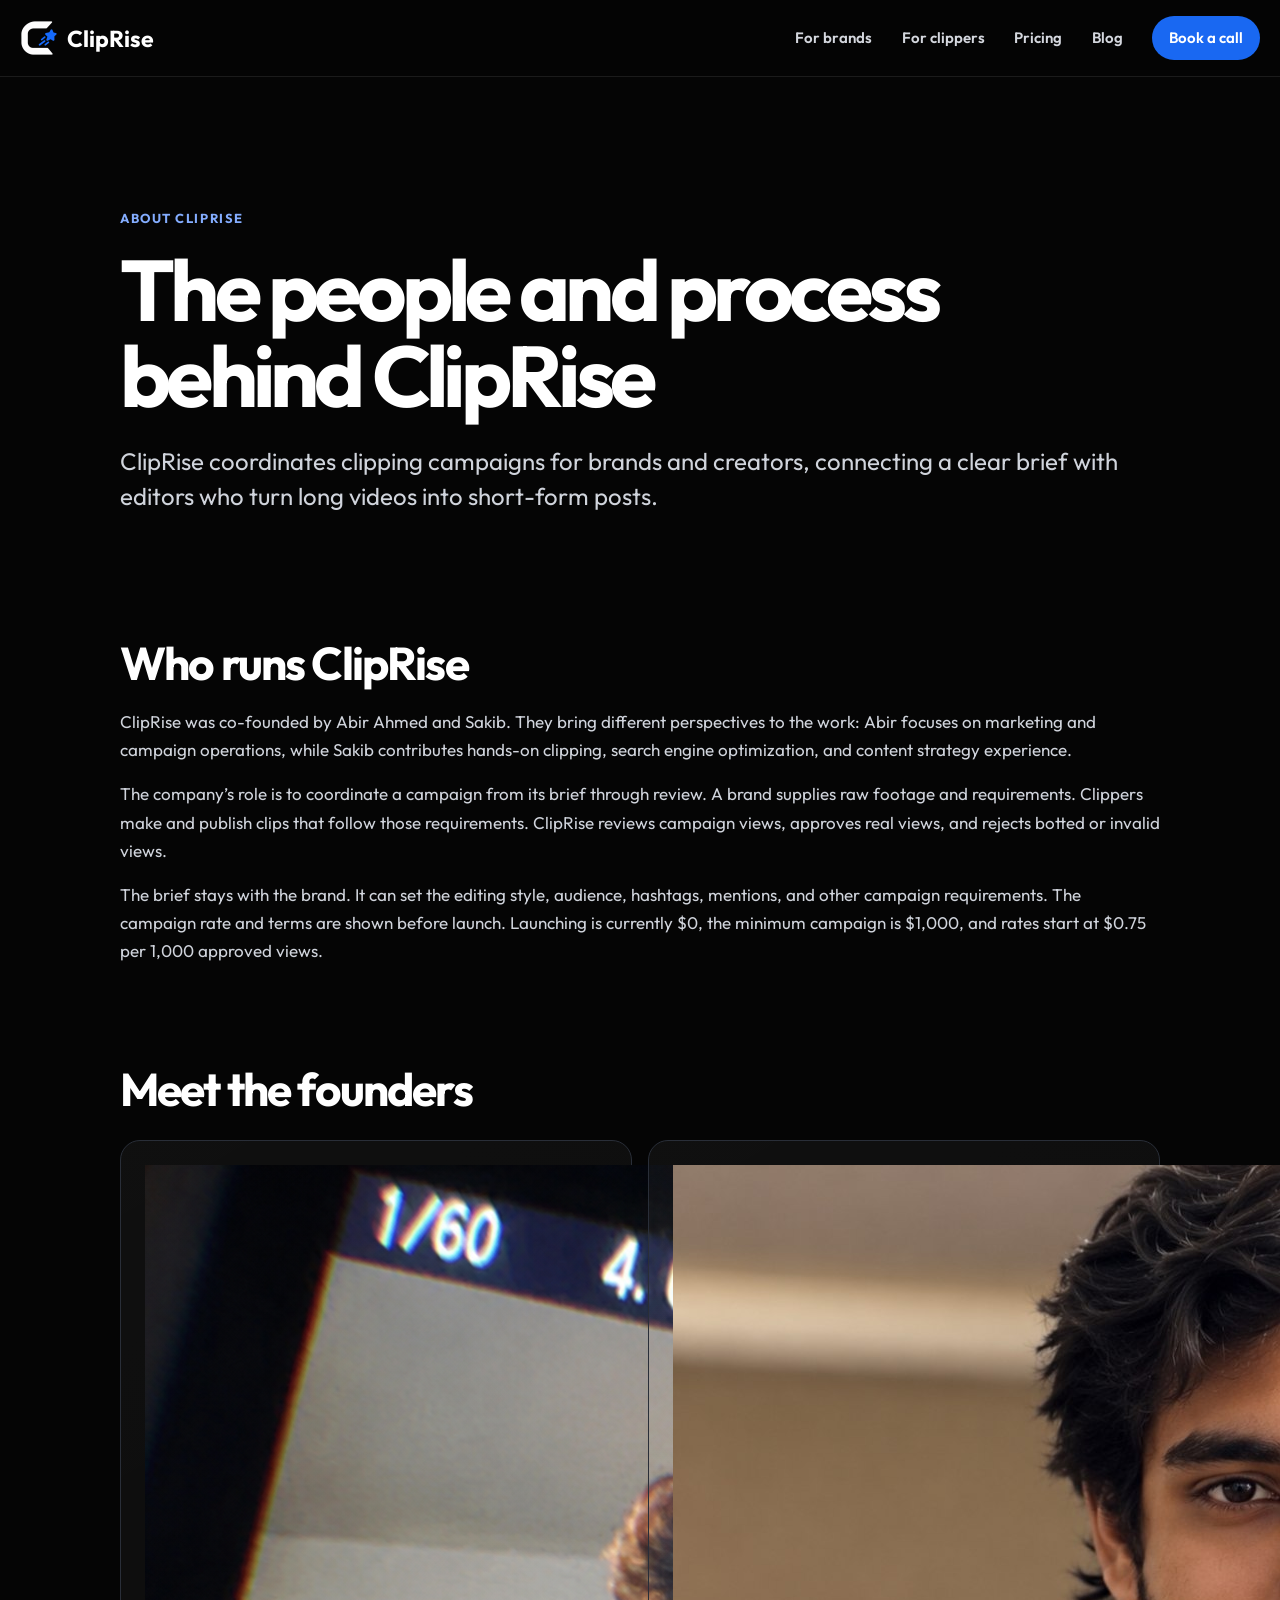
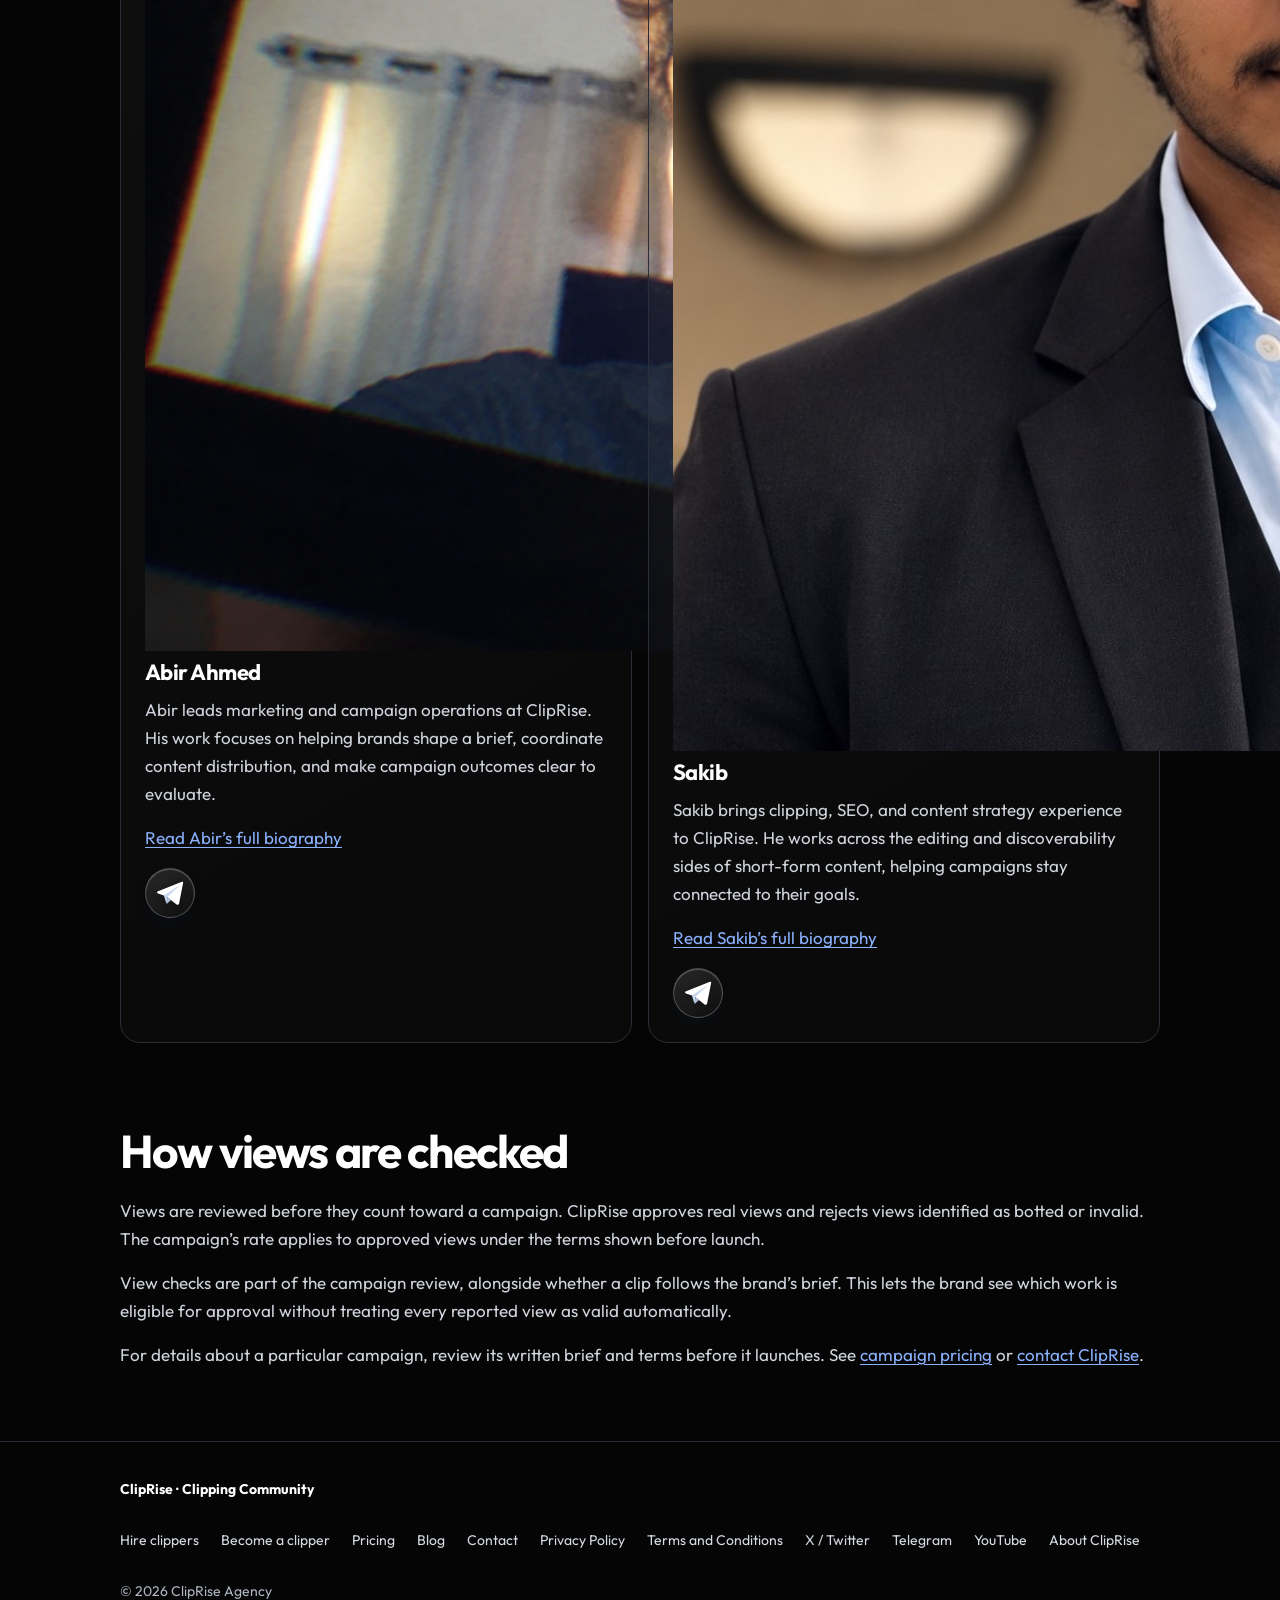
<file: about/index.html>
<!doctype html>
<html lang="en"><head>
<meta charset="utf-8"><meta name="viewport" content="width=device-width, initial-scale=1, viewport-fit=cover"><meta name="theme-color" content="#040508">
<title>About ClipRise | Founders and View Review</title><meta name="description" content="Meet ClipRise founders Abir Ahmed and Sakib, learn how campaigns are coordinated, and see how real and invalid views are reviewed.">
<link rel="canonical" href="https://cliptorise.site/about/">
<link rel="icon" type="image/png" href="../assets/logos/favicon.png"><link rel="manifest" href="../site.webmanifest">
<link rel="preload" href="../assets/fonts/outfit-latin.woff2" as="font" type="font/woff2" crossorigin><link rel="stylesheet" href="../assets/css/site-fonts.css"><link rel="stylesheet" href="../assets/css/seo-pages.css">
<meta property="og:image" content="https://cliptorise.site/assets/social/cliprise-og.jpg"><meta property="og:image:width" content="1200"><meta property="og:image:height" content="630"><meta property="og:image:alt" content="ClipRise managed clipping campaigns, view review, and campaign pricing."><meta name="twitter:card" content="summary_large_image"></head><body><a class="skip-link" href="#main-content">Skip to main content</a>
<header class="site-header"><div class="nav-wrap"><a class="site-brand" href="../index.html"><img width="38" height="38" src="../assets/logos/cliprise-mark-small.png" alt=""><span>ClipRise</span></a><nav class="primary-nav" aria-label="Main navigation"><a href="../brands/index.html">For brands</a><a href="../clippers/index.html">For clippers</a><a href="../pricing/index.html">Pricing</a><a href="../blog/index.html">Blog</a><a class="nav-cta" href="https://cal.com/abir-ahmed-6wh8jy/cliprise-organization" target="_blank" rel="noopener noreferrer">Book a call</a></nav></div></header>
<main class="page-shell" id="main-content"><header class="page-hero"><span class="eyebrow">About ClipRise</span><h1>The people and process behind ClipRise</h1><p class="lead">ClipRise coordinates clipping campaigns for brands and creators, connecting a clear brief with editors who turn long videos into short-form posts.</p></header>
<section class="section"><h2>Who runs ClipRise</h2><p>ClipRise was co-founded by Abir Ahmed and Sakib. They bring different perspectives to the work: Abir focuses on marketing and campaign operations, while Sakib contributes hands-on clipping, search engine optimization, and content strategy experience.</p><p>The company’s role is to coordinate a campaign from its brief through review. A brand supplies raw footage and requirements. Clippers make and publish clips that follow those requirements. ClipRise reviews campaign views, approves real views, and rejects botted or invalid views.</p><p>The brief stays with the brand. It can set the editing style, audience, hashtags, mentions, and other campaign requirements. The campaign rate and terms are shown before launch. Launching is currently $0, the minimum campaign is $1,000, and rates start at $0.75 per 1,000 approved views.</p></section>
<section class="section"><h2>Meet the founders</h2><div class="grid"><article class="panel founder-panel"><img src="../assets/founders/abir.png" width="1448" height="1086" alt="Abir Ahmed, ClipRise co-founder" loading="lazy" decoding="async"><h3>Abir Ahmed</h3><p>Abir leads marketing and campaign operations at ClipRise. His work focuses on helping brands shape a brief, coordinate content distribution, and make campaign outcomes clear to evaluate.</p><p><a href="abir/index.html">Read Abir’s full biography</a></p><a class="telegram-glass" href="https://t.me/Ghostfinds" target="_blank" rel="noopener noreferrer" aria-label="Message Abir on Telegram"><img src="../assets/logos/telegram-plane.svg" width="29" height="29" alt=""></a></article><article class="panel founder-panel"><img src="../assets/founders/sakib.jpg" width="1280" height="1186" alt="Sakib, ClipRise co-founder" loading="lazy" decoding="async"><h3>Sakib</h3><p>Sakib brings clipping, SEO, and content strategy experience to ClipRise. He works across the editing and discoverability sides of short-form content, helping campaigns stay connected to their goals.</p><p><a href="sakib/index.html">Read Sakib’s full biography</a></p><a class="telegram-glass" href="https://t.me/sakib_co_founder" target="_blank" rel="noopener noreferrer" aria-label="Message Sakib on Telegram"><img src="../assets/logos/telegram-plane.svg" width="29" height="29" alt=""></a></article></div></section>
<section class="section"><h2>How views are checked</h2><p>Views are reviewed before they count toward a campaign. ClipRise approves real views and rejects views identified as botted or invalid. The campaign’s rate applies to approved views under the terms shown before launch.</p><p>View checks are part of the campaign review, alongside whether a clip follows the brand’s brief. This lets the brand see which work is eligible for approval without treating every reported view as valid automatically.</p><p>For details about a particular campaign, review its written brief and terms before it launches. See <a href="../pricing/index.html">campaign pricing</a> or <a href="../contact/index.html">contact ClipRise</a>.</p></section></main>
<footer class="site-footer"><div class="footer-wrap"><span class="footer-brand">ClipRise · Clipping Community</span><nav class="footer-links" aria-label="Footer navigation"><a href="../brands/index.html">Hire clippers</a><a href="../clippers/index.html">Become a clipper</a><a href="../pricing/index.html">Pricing</a><a href="../blog/index.html">Blog</a><a href="../contact/index.html">Contact</a><a href="../privacy.html">Privacy Policy</a><a href="../terms.html">Terms and Conditions</a><a href="https://x.com/CliptoRise" target="_blank" rel="noopener noreferrer">X / Twitter</a><a href="https://t.me/ClipRiseAcademy" target="_blank" rel="noopener noreferrer">Telegram</a><a href="https://www.youtube.com/@CliptoRisee" target="_blank" rel="noopener noreferrer">YouTube</a><a href="../about/index.html">About ClipRise</a></nav><span>© 2026 ClipRise Agency</span></div></footer></body></html>
</file>
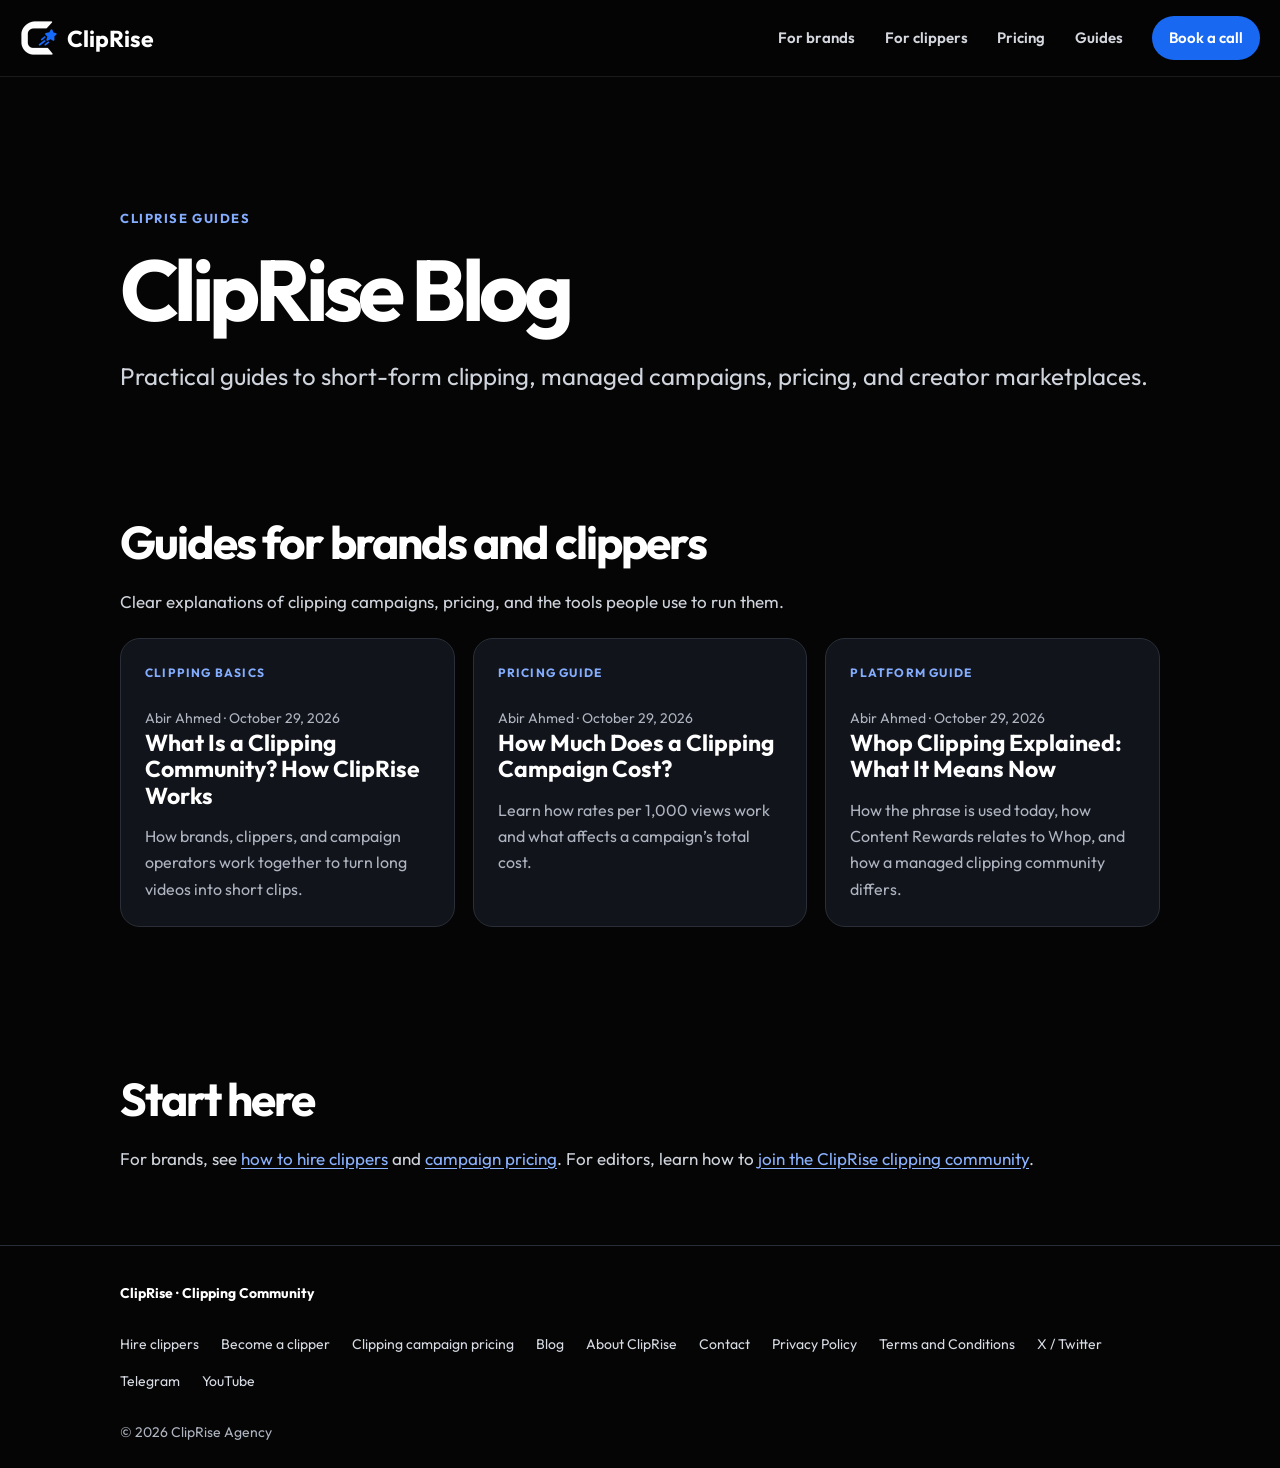
<file: blog/index.html>
<!DOCTYPE html>
<html lang="en">
<head>
<meta charset="utf-8"><meta name="viewport" content="width=device-width, initial-scale=1"><meta name="theme-color" content="#040508">
<title>Clipping Guides and Campaign Tips | ClipRise Blog</title>
<meta name="description" content="Guides to clipping communities, campaign pricing, and how short-form clipping platforms work for brands and clippers.">
<link rel="canonical" href="https://cliptorise.site/blog/"><link rel="icon" type="image/png" sizes="128x128" href="../assets/logos/favicon.png">
<meta property="og:type" content="website"><meta property="og:site_name" content="ClipRise"><meta property="og:title" content="Clipping Guides and Campaign Tips | ClipRise Blog"><meta property="og:description" content="Guides to clipping communities, campaign pricing, and how short-form clipping platforms work for brands and clippers."><meta property="og:url" content="https://cliptorise.site/blog/"><meta property="og:image" content="https://cliptorise.site/assets/social/cliprise-og.jpg"><meta property="og:image:width" content="1200"><meta property="og:image:height" content="630"><meta property="og:image:alt" content="ClipRise managed clipping campaigns, view review, and campaign pricing."><meta name="twitter:card" content="summary_large_image">
<link rel="preload" href="../assets/fonts/outfit-latin.woff2" as="font" type="font/woff2" crossorigin><link rel="stylesheet" href="../assets/css/site-fonts.css"><link rel="stylesheet" href="../assets/css/seo-pages.css">
<link rel="manifest" href="../site.webmanifest"></head>
<body>
<a class="skip-link" href="#main-content">Skip to main content</a>
<header class="site-header"><div class="nav-wrap"><a class="site-brand" href="../index.html"><img width="38" height="38" src="../assets/logos/cliprise-mark-small.png" alt=""><span>ClipRise</span></a><nav class="primary-nav" aria-label="Main navigation"><a href="../brands/index.html">For brands</a><a href="../clippers/index.html">For clippers</a><a href="../pricing/index.html">Pricing</a><a href="../blog/index.html">Guides</a><a class="nav-cta" href="https://cal.com/abir-ahmed-6wh8jy/cliprise-organization" target="_blank" rel="noopener noreferrer">Book a call</a></nav></div></header>
<main id="main-content" class="page-shell">
<header class="page-hero"><span class="eyebrow">ClipRise Guides</span><h1>ClipRise Blog</h1><p class="lead">Practical guides to short-form clipping, managed campaigns, pricing, and creator marketplaces.</p></header>
<section class="section"><h2>Guides for brands and clippers</h2><p>Clear explanations of clipping campaigns, pricing, and the tools people use to run them.</p><div class="resource-grid"><a class="resource-card" href="what-is-a-clipping-community/index.html"><span>Clipping basics</span><small class="card-meta">Abir Ahmed · October 29, 2026</small><strong>What Is a Clipping Community? How ClipRise Works</strong><p>How brands, clippers, and campaign operators work together to turn long videos into short clips.</p></a><a class="resource-card" href="clipping-campaign-cost-per-1000-views/index.html"><span>Pricing guide</span><small class="card-meta">Abir Ahmed · October 29, 2026</small><strong>How Much Does a Clipping Campaign Cost?</strong><p>Learn how rates per 1,000 views work and what affects a campaign’s total cost.</p></a><a class="resource-card" href="whop-clipping-explained/index.html"><span>Platform guide</span><small class="card-meta">Abir Ahmed · October 29, 2026</small><strong>Whop Clipping Explained: What It Means Now</strong><p>How the phrase is used today, how Content Rewards relates to Whop, and how a managed clipping community differs.</p></a></div></section>
<section class="section"><h2>Start here</h2><p>For brands, see <a href="../brands/index.html">how to hire clippers</a> and <a href="../pricing/index.html">campaign pricing</a>. For editors, learn how to <a href="../clippers/index.html">join the ClipRise clipping community</a>.</p></section>
</main>
<footer class="site-footer"><div class="footer-wrap"><span class="footer-brand">ClipRise · Clipping Community</span><nav class="footer-links" aria-label="Footer navigation"><a href="../brands/index.html">Hire clippers</a><a href="../clippers/index.html">Become a clipper</a><a href="../pricing/index.html">Clipping campaign pricing</a><a href="../blog/index.html">Blog</a><a href="../about/index.html">About ClipRise</a><a href="../contact/index.html">Contact</a><a href="../privacy.html">Privacy Policy</a><a href="../terms.html">Terms and Conditions</a><a href="https://x.com/CliptoRise" target="_blank" rel="noopener noreferrer">X / Twitter</a><a href="https://t.me/ClipRiseAcademy" target="_blank" rel="noopener noreferrer">Telegram</a><a href="https://www.youtube.com/@CliptoRisee" target="_blank" rel="noopener noreferrer">YouTube</a></nav><span>© 2026 ClipRise Agency</span></div></footer>
</body></html>
</file>
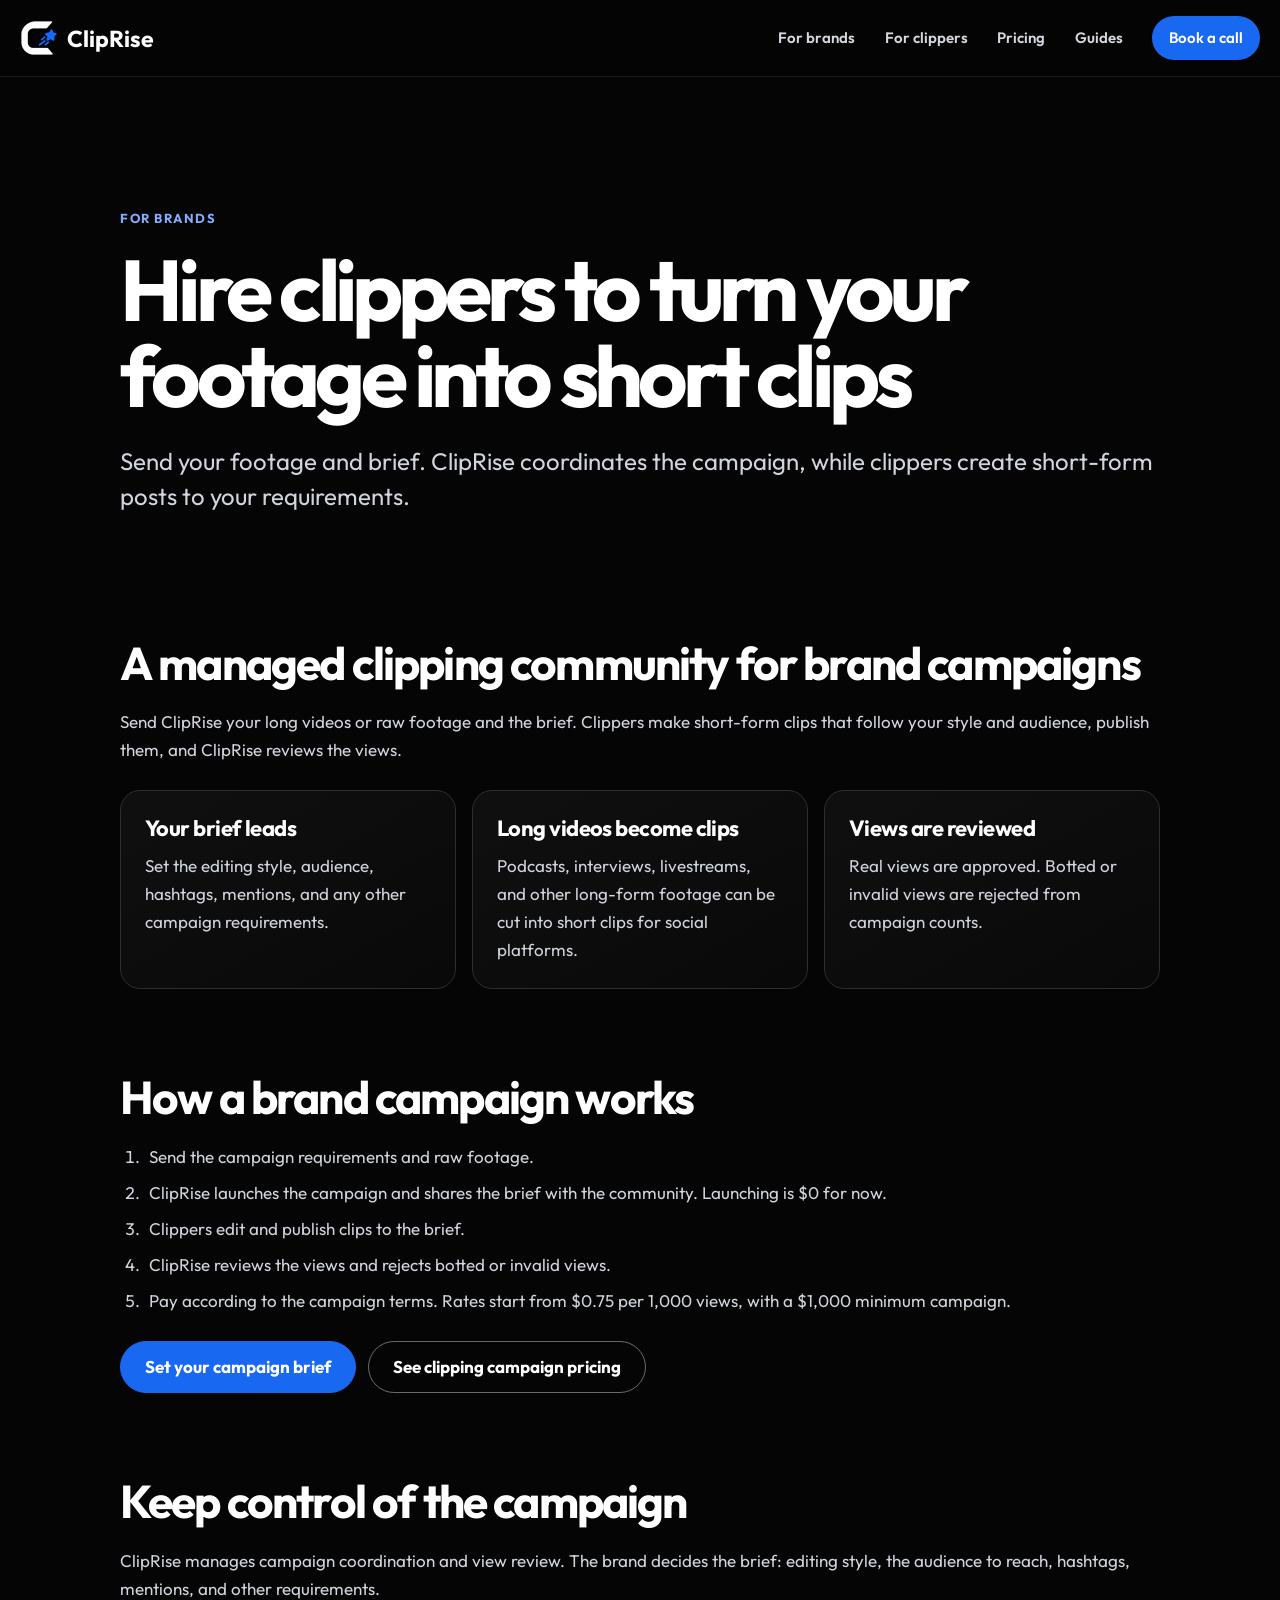
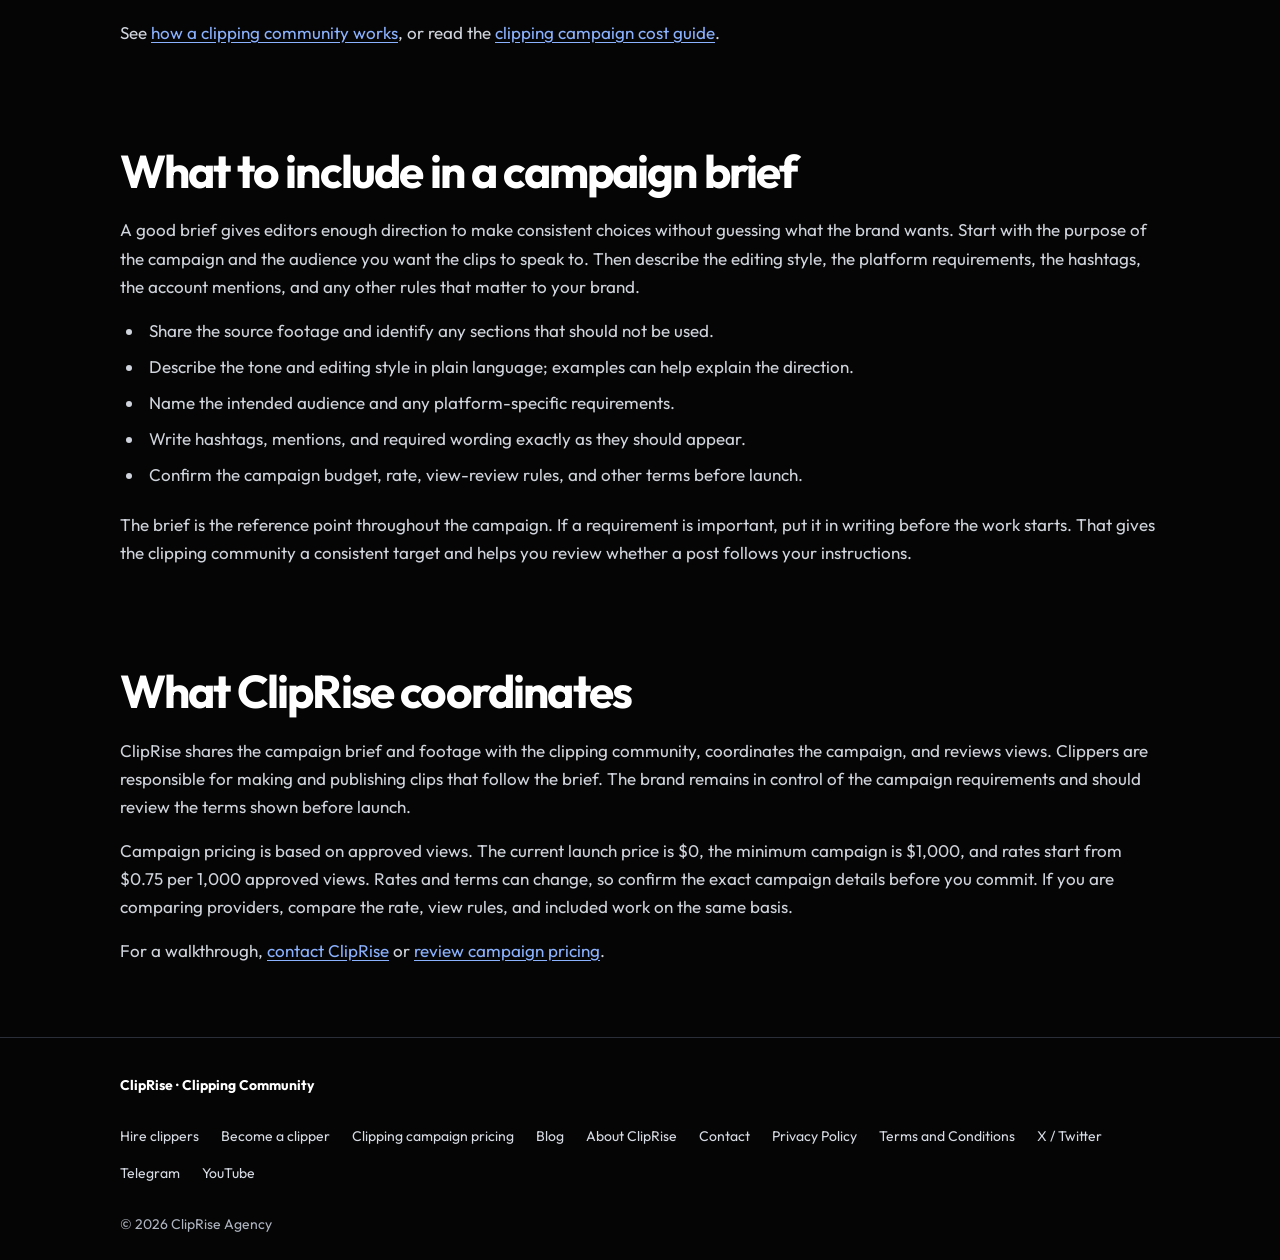
<file: brands/index.html>
<!DOCTYPE html>
<html lang="en">
<head>
<meta charset="utf-8"><meta name="viewport" content="width=device-width, initial-scale=1"><meta name="theme-color" content="#040508">
<title>Hire Clippers for Your Brand | ClipRise</title>
<meta name="description" content="Send ClipRise your footage and brief. Our clipping community edits to your style and audience, posts the clips, and we reject botted views.">
<link rel="canonical" href="https://cliptorise.site/brands/"><link rel="icon" type="image/png" sizes="128x128" href="../assets/logos/favicon.png">
<meta property="og:type" content="website"><meta property="og:site_name" content="ClipRise"><meta property="og:title" content="Hire Clippers for Your Brand | ClipRise"><meta property="og:description" content="Send ClipRise your footage and brief. Our clipping community edits to your style and audience, posts the clips, and we reject botted views."><meta property="og:url" content="https://cliptorise.site/brands/"><meta property="og:image" content="https://cliptorise.site/assets/social/cliprise-og.jpg"><meta property="og:image:width" content="1200"><meta property="og:image:height" content="630"><meta property="og:image:alt" content="ClipRise managed clipping campaigns, view review, and campaign pricing."><meta name="twitter:card" content="summary_large_image">
<link rel="preload" href="../assets/fonts/outfit-latin.woff2" as="font" type="font/woff2" crossorigin><link rel="stylesheet" href="../assets/css/site-fonts.css"><link rel="stylesheet" href="../assets/css/seo-pages.css">
<link rel="manifest" href="../site.webmanifest"></head>
<body>
<a class="skip-link" href="#main-content">Skip to main content</a>
<header class="site-header"><div class="nav-wrap"><a class="site-brand" href="../index.html"><img width="38" height="38" src="../assets/logos/cliprise-mark-small.png" alt=""><span>ClipRise</span></a><nav class="primary-nav" aria-label="Main navigation"><a href="../brands/index.html">For brands</a><a href="../clippers/index.html">For clippers</a><a href="../pricing/index.html">Pricing</a><a href="../blog/index.html">Guides</a><a class="nav-cta" href="https://cal.com/abir-ahmed-6wh8jy/cliprise-organization" target="_blank" rel="noopener noreferrer">Book a call</a></nav></div></header>
<main id="main-content" class="page-shell">
<header class="page-hero"><span class="eyebrow">For brands</span><h1>Hire clippers to turn your footage into short clips</h1><p class="lead">Send your footage and brief. ClipRise coordinates the campaign, while clippers create short-form posts to your requirements.</p></header>
<section class="section"><h2>A managed clipping community for brand campaigns</h2><p>Send ClipRise your long videos or raw footage and the brief. Clippers make short-form clips that follow your style and audience, publish them, and ClipRise reviews the views.</p><div class="grid"><article class="panel"><h3>Your brief leads</h3><p>Set the editing style, audience, hashtags, mentions, and any other campaign requirements.</p></article><article class="panel"><h3>Long videos become clips</h3><p>Podcasts, interviews, livestreams, and other long-form footage can be cut into short clips for social platforms.</p></article><article class="panel"><h3>Views are reviewed</h3><p>Real views are approved. Botted or invalid views are rejected from campaign counts.</p></article></div></section>
<section class="section"><h2>How a brand campaign works</h2><ol><li>Send the campaign requirements and raw footage.</li><li>ClipRise launches the campaign and shares the brief with the community. Launching is $0 for now.</li><li>Clippers edit and publish clips to the brief.</li><li>ClipRise reviews the views and rejects botted or invalid views.</li><li>Pay according to the campaign terms. Rates start from $0.75 per 1,000 views, with a $1,000 minimum campaign.</li></ol><div class="actions"><a class="button" href="https://cal.com/abir-ahmed-6wh8jy/cliprise-organization" target="_blank" rel="noopener noreferrer">Set your campaign brief</a><a class="button secondary" href="../pricing/index.html">See clipping campaign pricing</a></div></section>
<section class="section"><h2>Keep control of the campaign</h2><p>ClipRise manages campaign coordination and view review. The brand decides the brief: editing style, the audience to reach, hashtags, mentions, and other requirements.</p><p>See <a href="../blog/what-is-a-clipping-community/index.html">how a clipping community works</a>, or read the <a href="../blog/clipping-campaign-cost-per-1000-views/index.html">clipping campaign cost guide</a>.</p></section>

<section class="section"><h2>What to include in a campaign brief</h2><p>A good brief gives editors enough direction to make consistent choices without guessing what the brand wants. Start with the purpose of the campaign and the audience you want the clips to speak to. Then describe the editing style, the platform requirements, the hashtags, the account mentions, and any other rules that matter to your brand.</p><ul><li>Share the source footage and identify any sections that should not be used.</li><li>Describe the tone and editing style in plain language; examples can help explain the direction.</li><li>Name the intended audience and any platform-specific requirements.</li><li>Write hashtags, mentions, and required wording exactly as they should appear.</li><li>Confirm the campaign budget, rate, view-review rules, and other terms before launch.</li></ul><p>The brief is the reference point throughout the campaign. If a requirement is important, put it in writing before the work starts. That gives the clipping community a consistent target and helps you review whether a post follows your instructions.</p></section>
<section class="section"><h2>What ClipRise coordinates</h2><p>ClipRise shares the campaign brief and footage with the clipping community, coordinates the campaign, and reviews views. Clippers are responsible for making and publishing clips that follow the brief. The brand remains in control of the campaign requirements and should review the terms shown before launch.</p><p>Campaign pricing is based on approved views. The current launch price is $0, the minimum campaign is $1,000, and rates start from $0.75 per 1,000 approved views. Rates and terms can change, so confirm the exact campaign details before you commit. If you are comparing providers, compare the rate, view rules, and included work on the same basis.</p><p>For a walkthrough, <a href="../contact/index.html">contact ClipRise</a> or <a href="../pricing/index.html">review campaign pricing</a>.</p></section>
</main>
<footer class="site-footer"><div class="footer-wrap"><span class="footer-brand">ClipRise · Clipping Community</span><nav class="footer-links" aria-label="Footer navigation"><a href="../brands/index.html">Hire clippers</a><a href="../clippers/index.html">Become a clipper</a><a href="../pricing/index.html">Clipping campaign pricing</a><a href="../blog/index.html">Blog</a><a href="../about/index.html">About ClipRise</a><a href="../contact/index.html">Contact</a><a href="../privacy.html">Privacy Policy</a><a href="../terms.html">Terms and Conditions</a><a href="https://x.com/CliptoRise" target="_blank" rel="noopener noreferrer">X / Twitter</a><a href="https://t.me/ClipRiseAcademy" target="_blank" rel="noopener noreferrer">Telegram</a><a href="https://www.youtube.com/@CliptoRisee" target="_blank" rel="noopener noreferrer">YouTube</a></nav><span>© 2026 ClipRise Agency</span></div></footer>
</body></html>
</file>
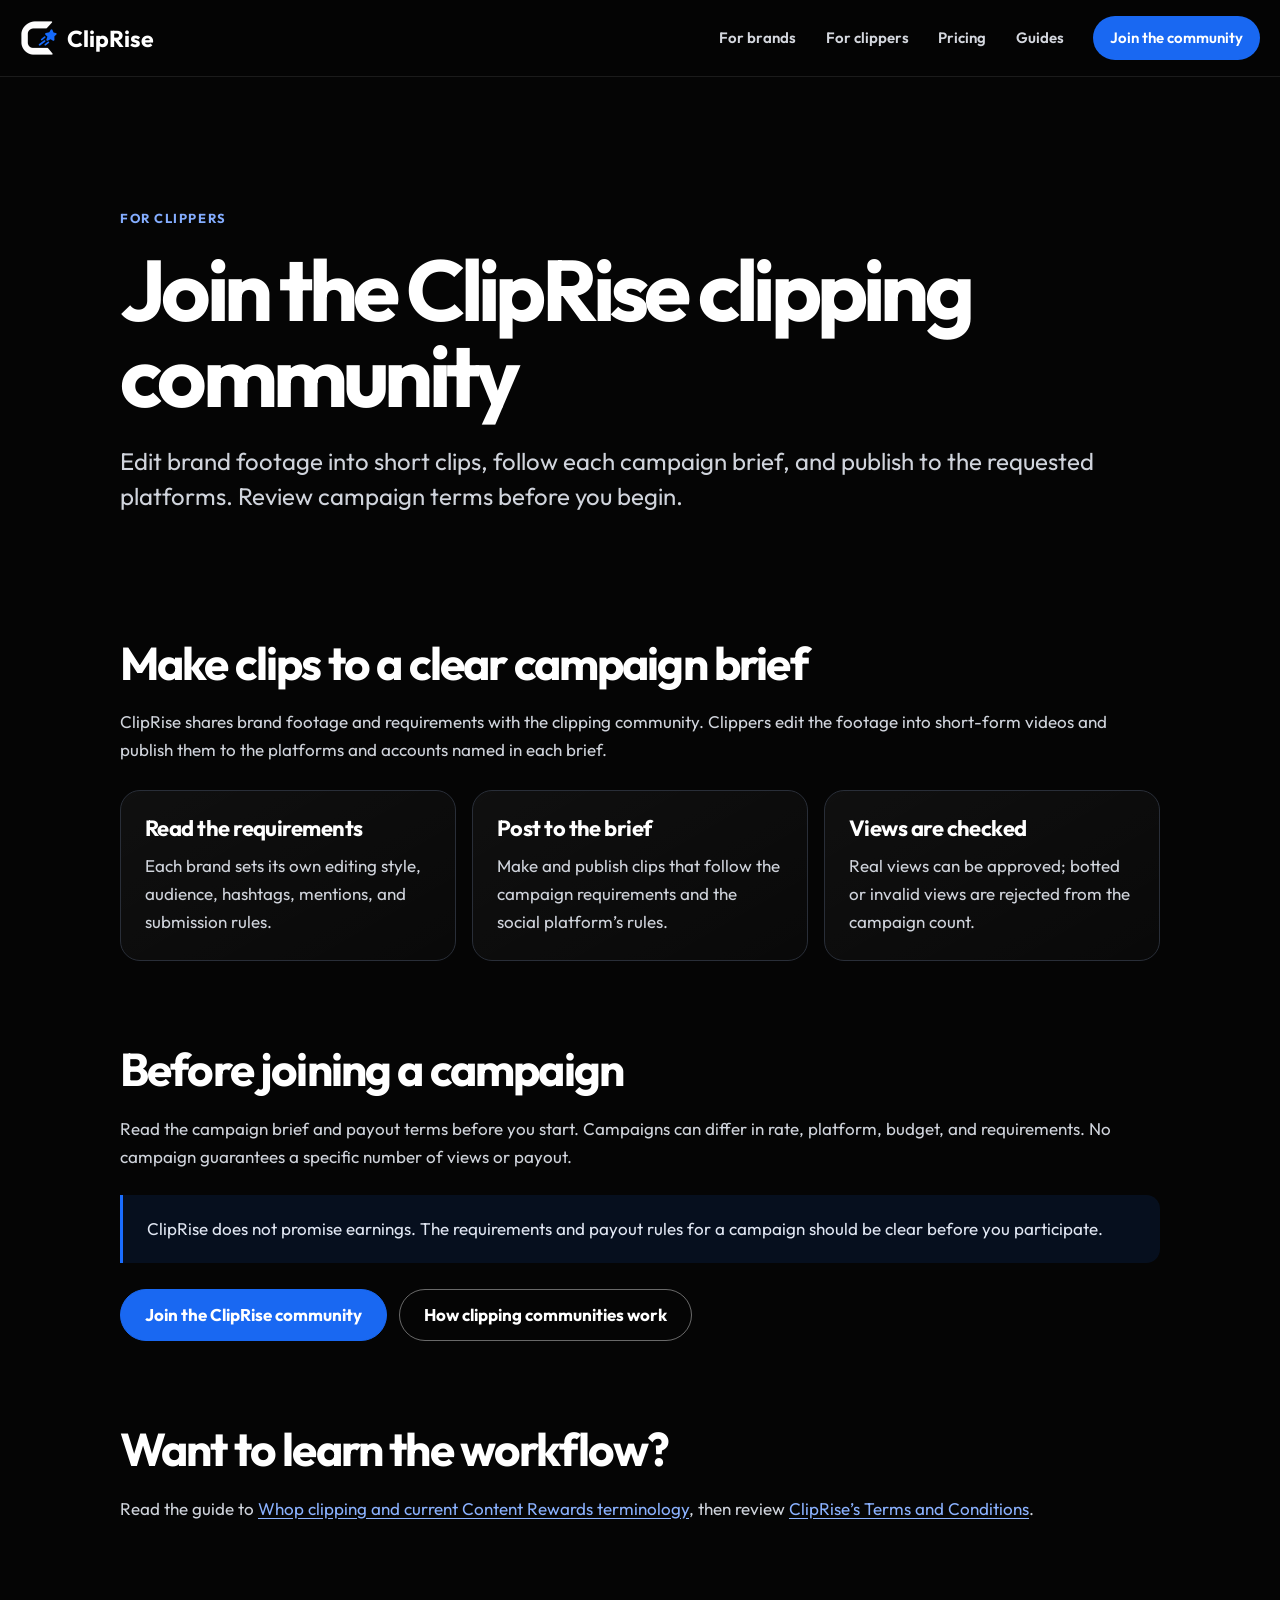
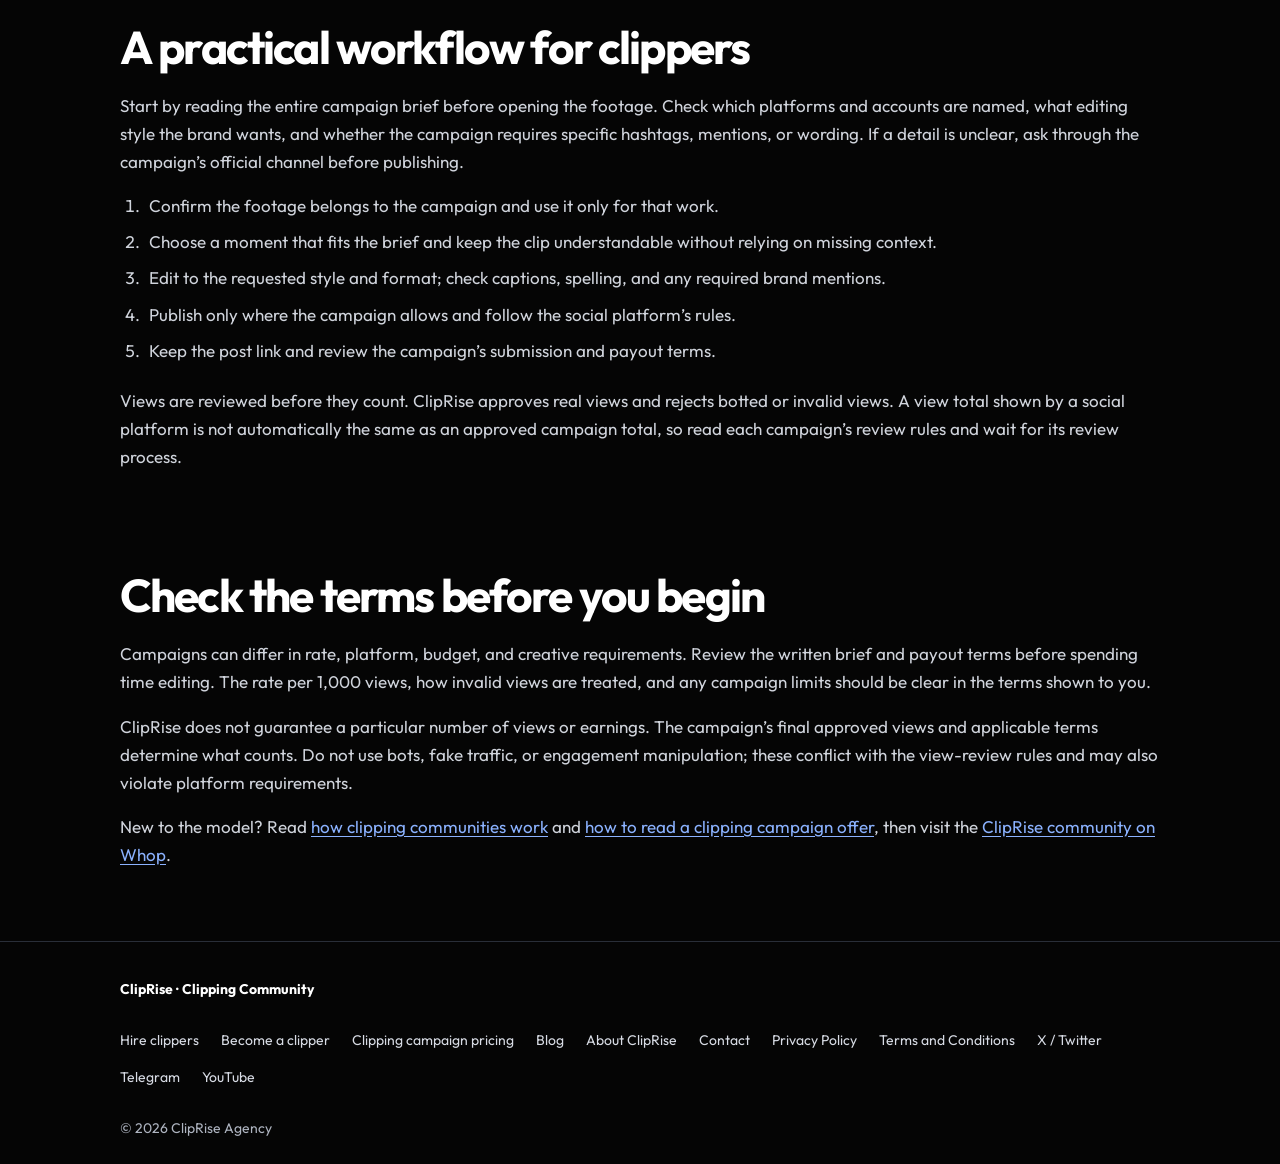
<file: clippers/index.html>
<!DOCTYPE html>
<html lang="en">
<head>
<meta charset="utf-8"><meta name="viewport" content="width=device-width, initial-scale=1"><meta name="theme-color" content="#040508">
<title>Become a Clipper | Join the ClipRise Community</title>
<meta name="description" content="Join the ClipRise clipping community. Edit brand footage into short clips to each brief and post them. We check every view.">
<link rel="canonical" href="https://cliptorise.site/clippers/"><link rel="icon" type="image/png" sizes="128x128" href="../assets/logos/favicon.png">
<meta property="og:type" content="website"><meta property="og:site_name" content="ClipRise"><meta property="og:title" content="Become a Clipper | Join the ClipRise Community"><meta property="og:description" content="Join the ClipRise clipping community. Edit brand footage into short clips to each brief and post them. We check every view."><meta property="og:url" content="https://cliptorise.site/clippers/"><meta property="og:image" content="https://cliptorise.site/assets/social/cliprise-og.jpg"><meta property="og:image:width" content="1200"><meta property="og:image:height" content="630"><meta property="og:image:alt" content="ClipRise managed clipping campaigns, view review, and campaign pricing."><meta name="twitter:card" content="summary_large_image">
<link rel="preload" href="../assets/fonts/outfit-latin.woff2" as="font" type="font/woff2" crossorigin><link rel="stylesheet" href="../assets/css/site-fonts.css"><link rel="stylesheet" href="../assets/css/seo-pages.css">
<link rel="manifest" href="../site.webmanifest"></head>
<body>
<a class="skip-link" href="#main-content">Skip to main content</a>
<header class="site-header"><div class="nav-wrap"><a class="site-brand" href="../index.html"><img width="38" height="38" src="../assets/logos/cliprise-mark-small.png" alt=""><span>ClipRise</span></a><nav class="primary-nav" aria-label="Main navigation"><a href="../brands/index.html">For brands</a><a href="../clippers/index.html">For clippers</a><a href="../pricing/index.html">Pricing</a><a href="../blog/index.html">Guides</a><a class="nav-cta" href="https://whop.com/cliptorise" target="_blank" rel="noopener noreferrer">Join the community</a></nav></div></header>
<main id="main-content" class="page-shell">
<header class="page-hero"><span class="eyebrow">For clippers</span><h1>Join the ClipRise clipping community</h1><p class="lead">Edit brand footage into short clips, follow each campaign brief, and publish to the requested platforms. Review campaign terms before you begin.</p></header>
<section class="section"><h2>Make clips to a clear campaign brief</h2><p>ClipRise shares brand footage and requirements with the clipping community. Clippers edit the footage into short-form videos and publish them to the platforms and accounts named in each brief.</p><div class="grid"><article class="panel"><h3>Read the requirements</h3><p>Each brand sets its own editing style, audience, hashtags, mentions, and submission rules.</p></article><article class="panel"><h3>Post to the brief</h3><p>Make and publish clips that follow the campaign requirements and the social platform’s rules.</p></article><article class="panel"><h3>Views are checked</h3><p>Real views can be approved; botted or invalid views are rejected from the campaign count.</p></article></div></section>
<section class="section"><h2>Before joining a campaign</h2><p>Read the campaign brief and payout terms before you start. Campaigns can differ in rate, platform, budget, and requirements. No campaign guarantees a specific number of views or payout.</p><div class="callout">ClipRise does not promise earnings. The requirements and payout rules for a campaign should be clear before you participate.</div><div class="actions"><a class="button" href="https://whop.com/cliptorise" target="_blank" rel="noopener noreferrer">Join the ClipRise community</a><a class="button secondary" href="../blog/what-is-a-clipping-community/index.html">How clipping communities work</a></div></section>
<section class="section"><h2>Want to learn the workflow?</h2><p>Read the guide to <a href="../blog/whop-clipping-explained/index.html">Whop clipping and current Content Rewards terminology</a>, then review <a href="../terms.html">ClipRise’s Terms and Conditions</a>.</p></section>

<section class="section"><h2>A practical workflow for clippers</h2><p>Start by reading the entire campaign brief before opening the footage. Check which platforms and accounts are named, what editing style the brand wants, and whether the campaign requires specific hashtags, mentions, or wording. If a detail is unclear, ask through the campaign’s official channel before publishing.</p><ol><li>Confirm the footage belongs to the campaign and use it only for that work.</li><li>Choose a moment that fits the brief and keep the clip understandable without relying on missing context.</li><li>Edit to the requested style and format; check captions, spelling, and any required brand mentions.</li><li>Publish only where the campaign allows and follow the social platform’s rules.</li><li>Keep the post link and review the campaign’s submission and payout terms.</li></ol><p>Views are reviewed before they count. ClipRise approves real views and rejects botted or invalid views. A view total shown by a social platform is not automatically the same as an approved campaign total, so read each campaign’s review rules and wait for its review process.</p></section>
<section class="section"><h2>Check the terms before you begin</h2><p>Campaigns can differ in rate, platform, budget, and creative requirements. Review the written brief and payout terms before spending time editing. The rate per 1,000 views, how invalid views are treated, and any campaign limits should be clear in the terms shown to you.</p><p>ClipRise does not guarantee a particular number of views or earnings. The campaign’s final approved views and applicable terms determine what counts. Do not use bots, fake traffic, or engagement manipulation; these conflict with the view-review rules and may also violate platform requirements.</p><p>New to the model? Read <a href="../blog/what-is-a-clipping-community/index.html">how clipping communities work</a> and <a href="../blog/whop-clipping-explained/index.html">how to read a clipping campaign offer</a>, then visit the <a href="https://whop.com/cliptorise" target="_blank" rel="noopener noreferrer">ClipRise community on Whop</a>.</p></section>
</main>
<footer class="site-footer"><div class="footer-wrap"><span class="footer-brand">ClipRise · Clipping Community</span><nav class="footer-links" aria-label="Footer navigation"><a href="../brands/index.html">Hire clippers</a><a href="../clippers/index.html">Become a clipper</a><a href="../pricing/index.html">Clipping campaign pricing</a><a href="../blog/index.html">Blog</a><a href="../about/index.html">About ClipRise</a><a href="../contact/index.html">Contact</a><a href="../privacy.html">Privacy Policy</a><a href="../terms.html">Terms and Conditions</a><a href="https://x.com/CliptoRise" target="_blank" rel="noopener noreferrer">X / Twitter</a><a href="https://t.me/ClipRiseAcademy" target="_blank" rel="noopener noreferrer">Telegram</a><a href="https://www.youtube.com/@CliptoRisee" target="_blank" rel="noopener noreferrer">YouTube</a></nav><span>© 2026 ClipRise Agency</span></div></footer>
</body></html>
</file>
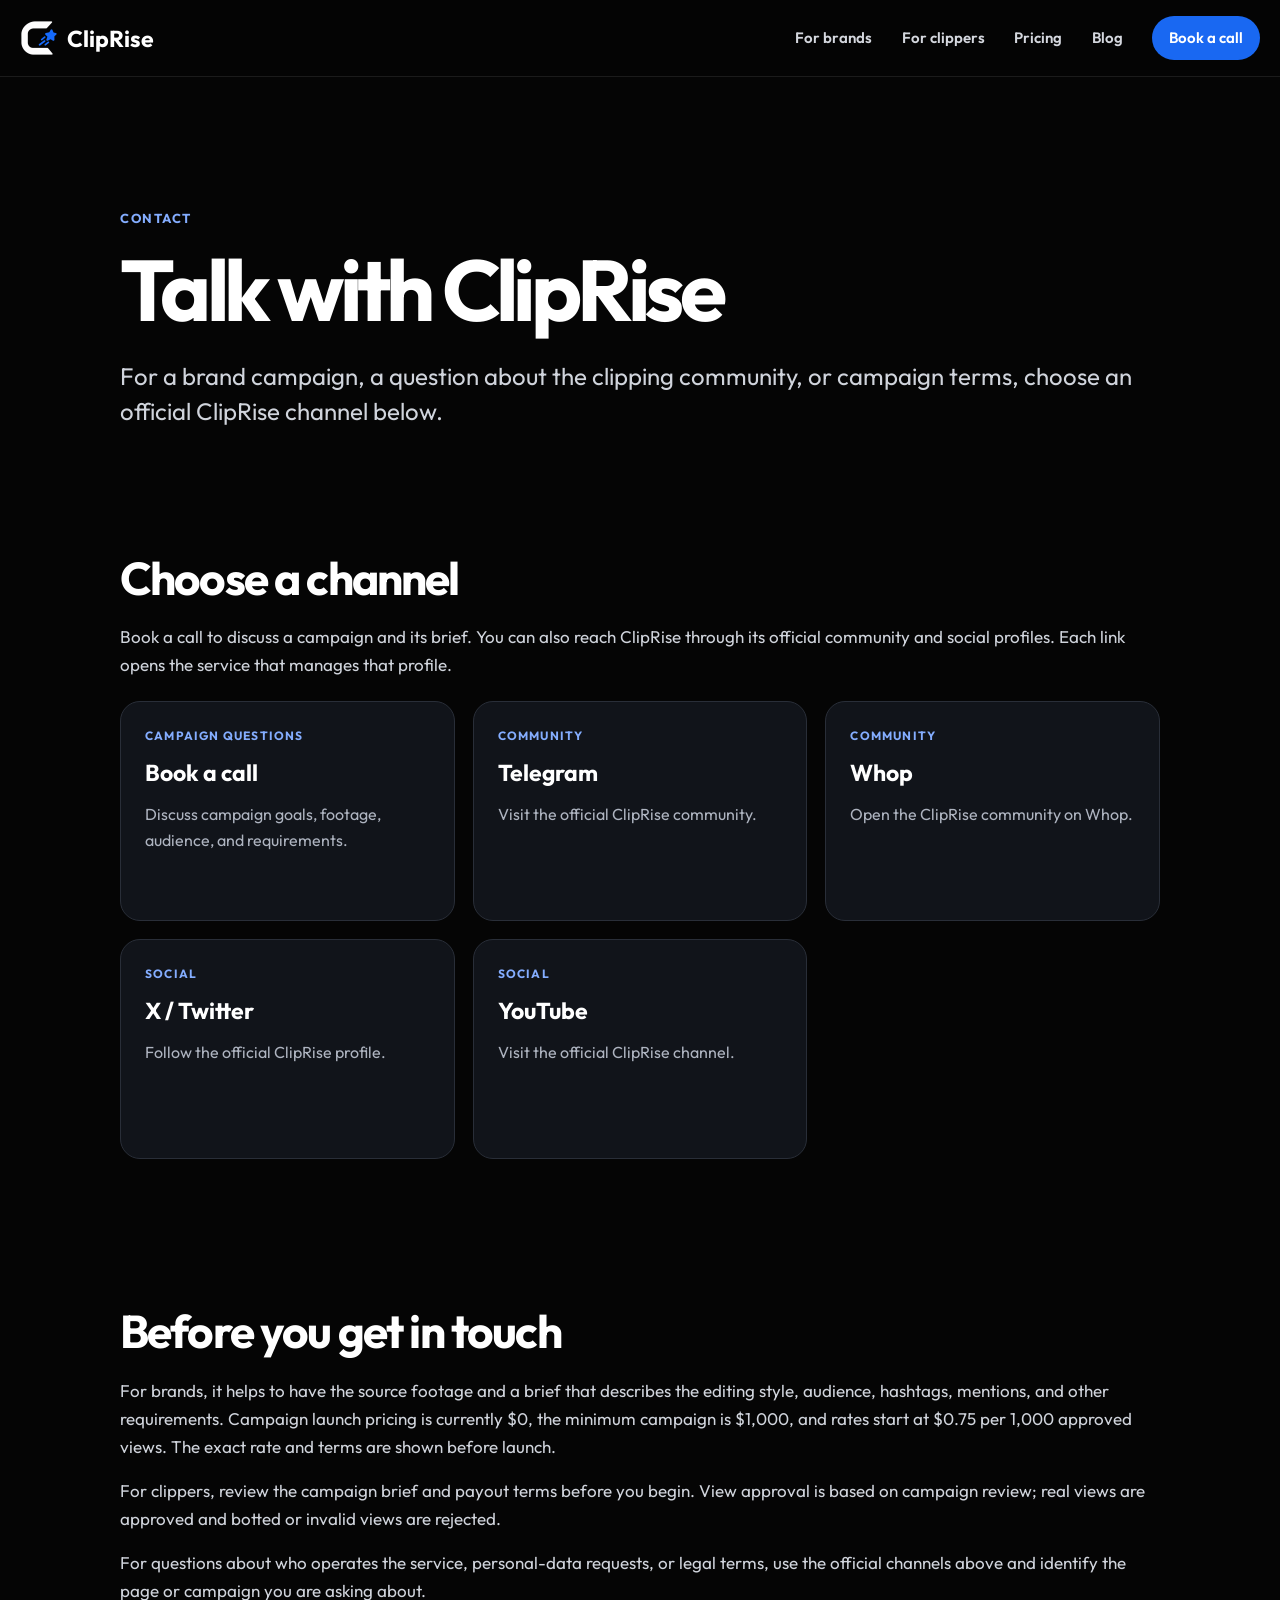
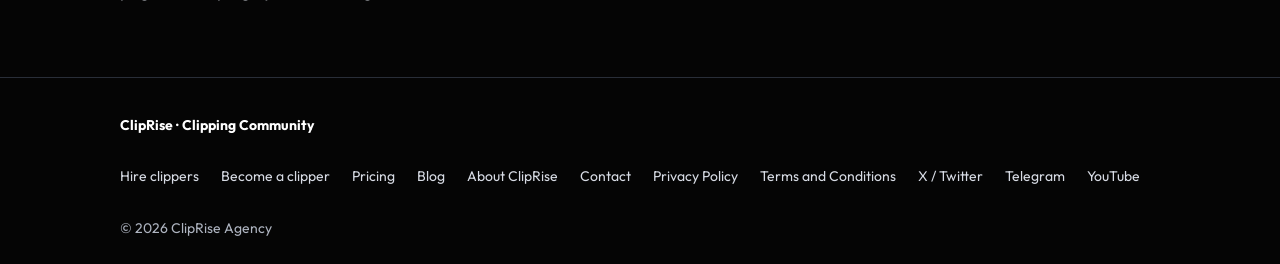
<file: contact/index.html>
<!doctype html>
<html lang="en"><head>
<meta charset="utf-8"><meta name="viewport" content="width=device-width, initial-scale=1, viewport-fit=cover"><meta name="theme-color" content="#040508">
<title>Contact ClipRise | Official Channels</title><meta name="description" content="Contact ClipRise about a brand campaign or clipping community through its official booking page and social profiles.">
<link rel="canonical" href="https://cliptorise.site/contact/"><link rel="icon" type="image/png" href="../assets/logos/favicon.png"><link rel="manifest" href="../site.webmanifest">
<link rel="preload" href="../assets/fonts/outfit-latin.woff2" as="font" type="font/woff2" crossorigin><link rel="stylesheet" href="../assets/css/site-fonts.css"><link rel="stylesheet" href="../assets/css/seo-pages.css">
<meta property="og:image" content="https://cliptorise.site/assets/social/cliprise-og.jpg"><meta property="og:image:width" content="1200"><meta property="og:image:height" content="630"><meta property="og:image:alt" content="ClipRise managed clipping campaigns, view review, and campaign pricing."><meta name="twitter:card" content="summary_large_image"></head><body><a class="skip-link" href="#main-content">Skip to main content</a>
<header class="site-header"><div class="nav-wrap"><a class="site-brand" href="../index.html"><img width="38" height="38" src="../assets/logos/cliprise-mark-small.png" alt=""><span>ClipRise</span></a><nav class="primary-nav" aria-label="Main navigation"><a href="../brands/index.html">For brands</a><a href="../clippers/index.html">For clippers</a><a href="../pricing/index.html">Pricing</a><a href="../blog/index.html">Blog</a><a class="nav-cta" href="https://cal.com/abir-ahmed-6wh8jy/cliprise-organization" target="_blank" rel="noopener noreferrer">Book a call</a></nav></div></header>
<main class="page-shell" id="main-content"><header class="page-hero"><span class="eyebrow">Contact</span><h1>Talk with ClipRise</h1><p class="lead">For a brand campaign, a question about the clipping community, or campaign terms, choose an official ClipRise channel below.</p></header>
<section class="section"><h2>Choose a channel</h2><p>Book a call to discuss a campaign and its brief. You can also reach ClipRise through its official community and social profiles. Each link opens the service that manages that profile.</p><div class="resource-grid"><a class="resource-card" href="https://cal.com/abir-ahmed-6wh8jy/cliprise-organization" target="_blank" rel="noopener noreferrer"><span>Campaign questions</span><strong>Book a call</strong><p>Discuss campaign goals, footage, audience, and requirements.</p></a><a class="resource-card" href="https://t.me/ClipRiseAcademy" target="_blank" rel="noopener noreferrer"><span>Community</span><strong>Telegram</strong><p>Visit the official ClipRise community.</p></a><a class="resource-card" href="https://whop.com/cliptorise" target="_blank" rel="noopener noreferrer"><span>Community</span><strong>Whop</strong><p>Open the ClipRise community on Whop.</p></a><a class="resource-card" href="https://x.com/CliptoRise" target="_blank" rel="noopener noreferrer"><span>Social</span><strong>X / Twitter</strong><p>Follow the official ClipRise profile.</p></a><a class="resource-card" href="https://www.youtube.com/@CliptoRisee" target="_blank" rel="noopener noreferrer"><span>Social</span><strong>YouTube</strong><p>Visit the official ClipRise channel.</p></a></div></section>
<section class="section"><h2>Before you get in touch</h2><p>For brands, it helps to have the source footage and a brief that describes the editing style, audience, hashtags, mentions, and other requirements. Campaign launch pricing is currently $0, the minimum campaign is $1,000, and rates start at $0.75 per 1,000 approved views. The exact rate and terms are shown before launch.</p><p>For clippers, review the campaign brief and payout terms before you begin. View approval is based on campaign review; real views are approved and botted or invalid views are rejected.</p><p>For questions about who operates the service, personal-data requests, or legal terms, use the official channels above and identify the page or campaign you are asking about.</p></section></main>
<footer class="site-footer"><div class="footer-wrap"><span class="footer-brand">ClipRise · Clipping Community</span><nav class="footer-links" aria-label="Footer navigation"><a href="../brands/index.html">Hire clippers</a><a href="../clippers/index.html">Become a clipper</a><a href="../pricing/index.html">Pricing</a><a href="../blog/index.html">Blog</a><a href="../about/index.html">About ClipRise</a><a href="../contact/index.html">Contact</a><a href="../privacy.html">Privacy Policy</a><a href="../terms.html">Terms and Conditions</a><a href="https://x.com/CliptoRise" target="_blank" rel="noopener noreferrer">X / Twitter</a><a href="https://t.me/ClipRiseAcademy" target="_blank" rel="noopener noreferrer">Telegram</a><a href="https://www.youtube.com/@CliptoRisee" target="_blank" rel="noopener noreferrer">YouTube</a></nav><span>© 2026 ClipRise Agency</span></div></footer></body></html>
</file>
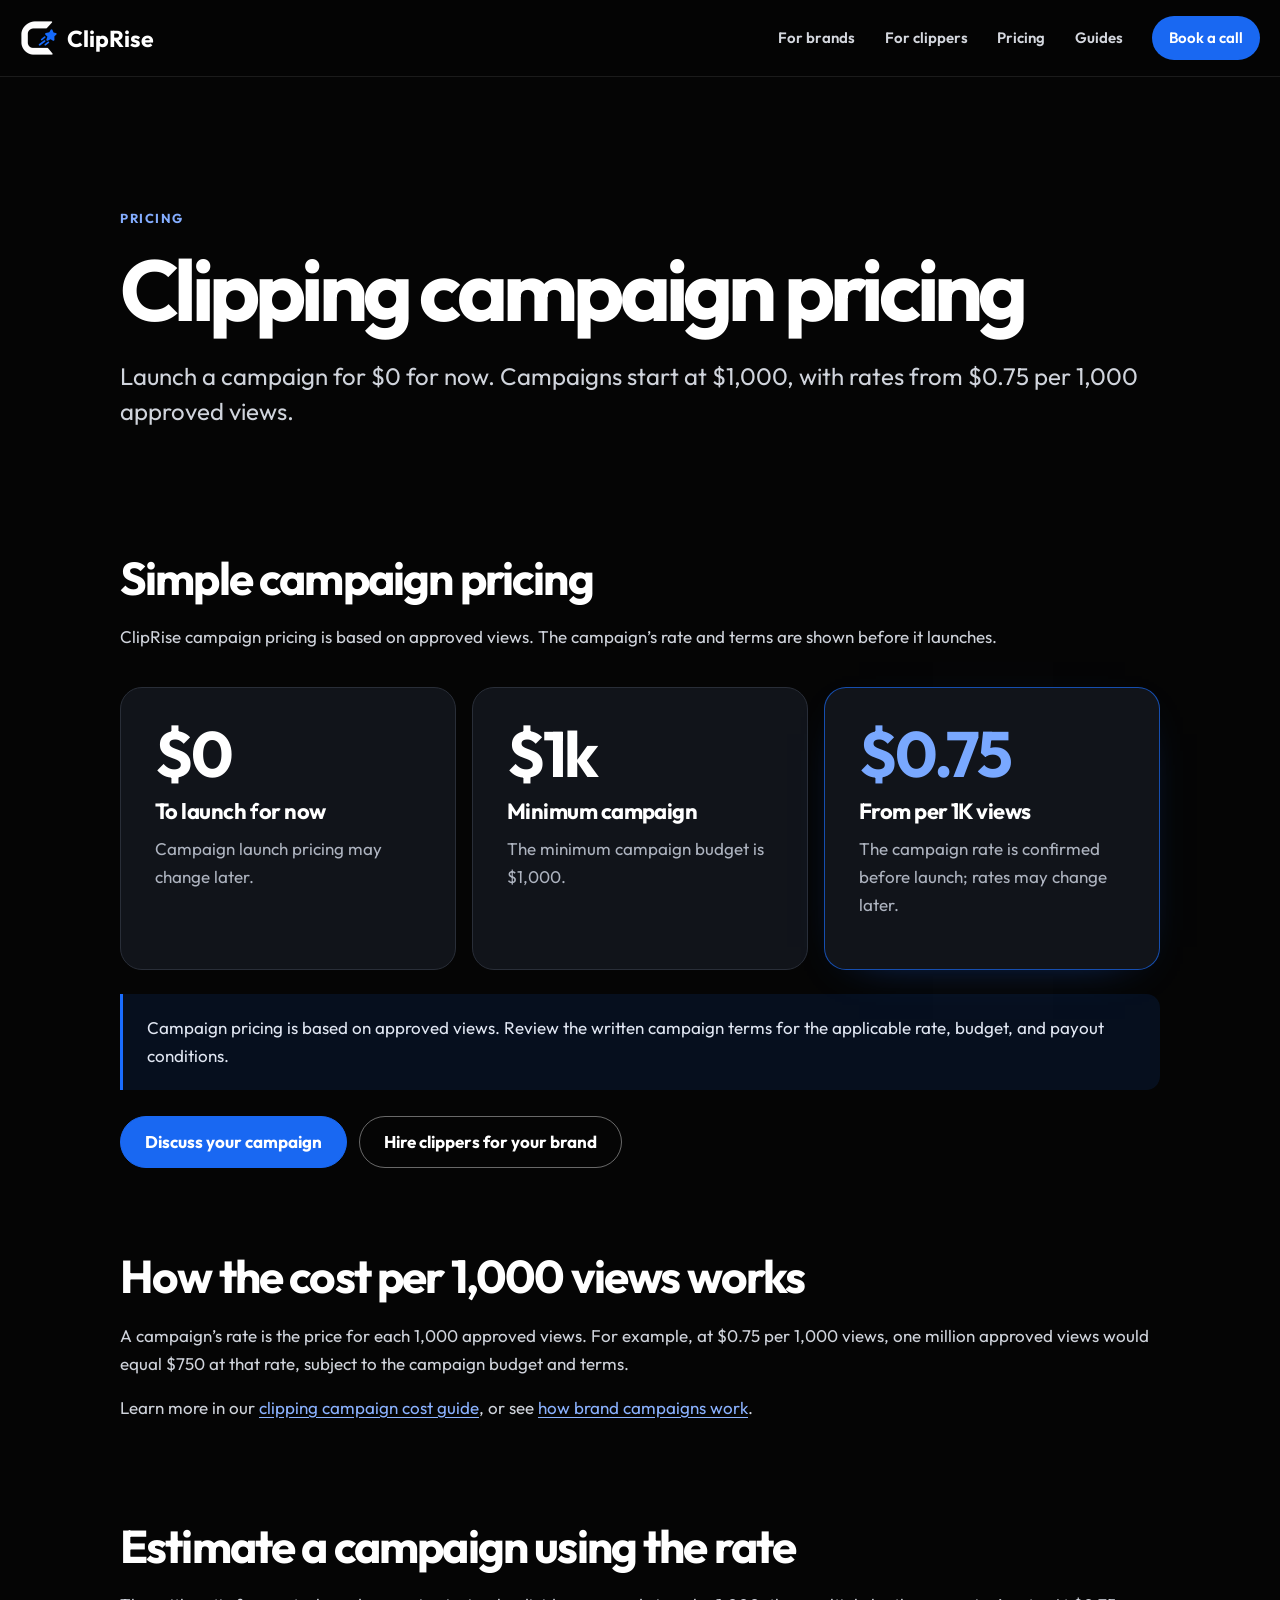
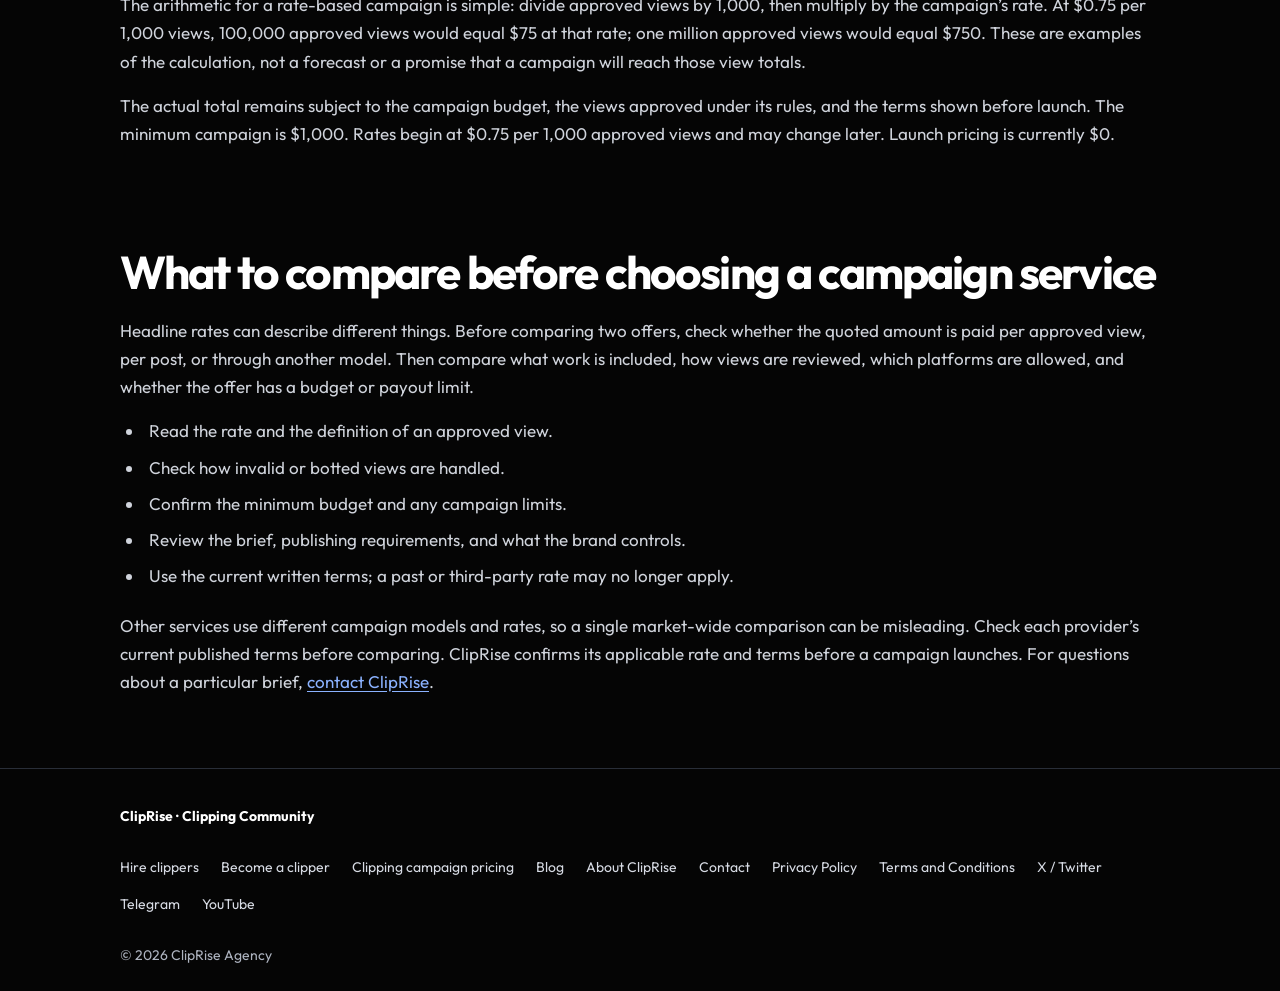
<file: pricing/index.html>
<!DOCTYPE html>
<html lang="en">
<head>
<meta charset="utf-8"><meta name="viewport" content="width=device-width, initial-scale=1"><meta name="theme-color" content="#040508">
<title>Clipping Campaign Pricing | From $0.75 per 1K Views</title>
<meta name="description" content="Launching a ClipRise campaign is $0 for now. Minimum campaign $1k. Views start from $0.75 per 1K. Rates may change later.">
<link rel="canonical" href="https://cliptorise.site/pricing/"><link rel="icon" type="image/png" sizes="128x128" href="../assets/logos/favicon.png">
<meta property="og:type" content="website"><meta property="og:site_name" content="ClipRise"><meta property="og:title" content="Clipping Campaign Pricing | From $0.75 per 1K Views"><meta property="og:description" content="Launching a ClipRise campaign is $0 for now. Minimum campaign $1k. Views start from $0.75 per 1K. Rates may change later."><meta property="og:url" content="https://cliptorise.site/pricing/"><meta property="og:image" content="https://cliptorise.site/assets/social/cliprise-og.jpg"><meta property="og:image:width" content="1200"><meta property="og:image:height" content="630"><meta property="og:image:alt" content="ClipRise managed clipping campaigns, view review, and campaign pricing."><meta name="twitter:card" content="summary_large_image">
<link rel="preload" href="../assets/fonts/outfit-latin.woff2" as="font" type="font/woff2" crossorigin><link rel="stylesheet" href="../assets/css/site-fonts.css"><link rel="stylesheet" href="../assets/css/seo-pages.css">
<link rel="manifest" href="../site.webmanifest"></head>
<body>
<a class="skip-link" href="#main-content">Skip to main content</a>
<header class="site-header"><div class="nav-wrap"><a class="site-brand" href="../index.html"><img width="38" height="38" src="../assets/logos/cliprise-mark-small.png" alt=""><span>ClipRise</span></a><nav class="primary-nav" aria-label="Main navigation"><a href="../brands/index.html">For brands</a><a href="../clippers/index.html">For clippers</a><a href="../pricing/index.html">Pricing</a><a href="../blog/index.html">Guides</a><a class="nav-cta" href="https://cal.com/abir-ahmed-6wh8jy/cliprise-organization" target="_blank" rel="noopener noreferrer">Book a call</a></nav></div></header>
<main id="main-content" class="page-shell">
<header class="page-hero"><span class="eyebrow">Pricing</span><h1>Clipping campaign pricing</h1><p class="lead">Launch a campaign for $0 for now. Campaigns start at $1,000, with rates from $0.75 per 1,000 approved views.</p></header>
<section class="section"><h2>Simple campaign pricing</h2><p>ClipRise campaign pricing is based on approved views. The campaign’s rate and terms are shown before it launches.</p><div class="price-grid"><article class="price-card"><span class="price-value">$0</span><h3>To launch for now</h3><p>Campaign launch pricing may change later.</p></article><article class="price-card"><span class="price-value">$1k</span><h3>Minimum campaign</h3><p>The minimum campaign budget is $1,000.</p></article><article class="price-card featured"><span class="price-value">$0.75</span><h3>From per 1K views</h3><p>The campaign rate is confirmed before launch; rates may change later.</p></article></div><div class="callout">Campaign pricing is based on approved views. Review the written campaign terms for the applicable rate, budget, and payout conditions.</div><div class="actions"><a class="button" href="https://cal.com/abir-ahmed-6wh8jy/cliprise-organization" target="_blank" rel="noopener noreferrer">Discuss your campaign</a><a class="button secondary" href="../brands/index.html">Hire clippers for your brand</a></div></section>
<section class="section"><h2>How the cost per 1,000 views works</h2><p>A campaign’s rate is the price for each 1,000 approved views. For example, at $0.75 per 1,000 views, one million approved views would equal $750 at that rate, subject to the campaign budget and terms.</p><p>Learn more in our <a href="../blog/clipping-campaign-cost-per-1000-views/index.html">clipping campaign cost guide</a>, or see <a href="../brands/index.html">how brand campaigns work</a>.</p></section>

<section class="section"><h2>Estimate a campaign using the rate</h2><p>The arithmetic for a rate-based campaign is simple: divide approved views by 1,000, then multiply by the campaign’s rate. At $0.75 per 1,000 views, 100,000 approved views would equal $75 at that rate; one million approved views would equal $750. These are examples of the calculation, not a forecast or a promise that a campaign will reach those view totals.</p><p>The actual total remains subject to the campaign budget, the views approved under its rules, and the terms shown before launch. The minimum campaign is $1,000. Rates begin at $0.75 per 1,000 approved views and may change later. Launch pricing is currently $0.</p></section>
<section class="section"><h2>What to compare before choosing a campaign service</h2><p>Headline rates can describe different things. Before comparing two offers, check whether the quoted amount is paid per approved view, per post, or through another model. Then compare what work is included, how views are reviewed, which platforms are allowed, and whether the offer has a budget or payout limit.</p><ul><li>Read the rate and the definition of an approved view.</li><li>Check how invalid or botted views are handled.</li><li>Confirm the minimum budget and any campaign limits.</li><li>Review the brief, publishing requirements, and what the brand controls.</li><li>Use the current written terms; a past or third-party rate may no longer apply.</li></ul><p>Other services use different campaign models and rates, so a single market-wide comparison can be misleading. Check each provider’s current published terms before comparing. ClipRise confirms its applicable rate and terms before a campaign launches. For questions about a particular brief, <a href="../contact/index.html">contact ClipRise</a>.</p></section>
</main>
<footer class="site-footer"><div class="footer-wrap"><span class="footer-brand">ClipRise · Clipping Community</span><nav class="footer-links" aria-label="Footer navigation"><a href="../brands/index.html">Hire clippers</a><a href="../clippers/index.html">Become a clipper</a><a href="../pricing/index.html">Clipping campaign pricing</a><a href="../blog/index.html">Blog</a><a href="../about/index.html">About ClipRise</a><a href="../contact/index.html">Contact</a><a href="../privacy.html">Privacy Policy</a><a href="../terms.html">Terms and Conditions</a><a href="https://x.com/CliptoRise" target="_blank" rel="noopener noreferrer">X / Twitter</a><a href="https://t.me/ClipRiseAcademy" target="_blank" rel="noopener noreferrer">Telegram</a><a href="https://www.youtube.com/@CliptoRisee" target="_blank" rel="noopener noreferrer">YouTube</a></nav><span>© 2026 ClipRise Agency</span></div></footer>
</body></html>
</file>
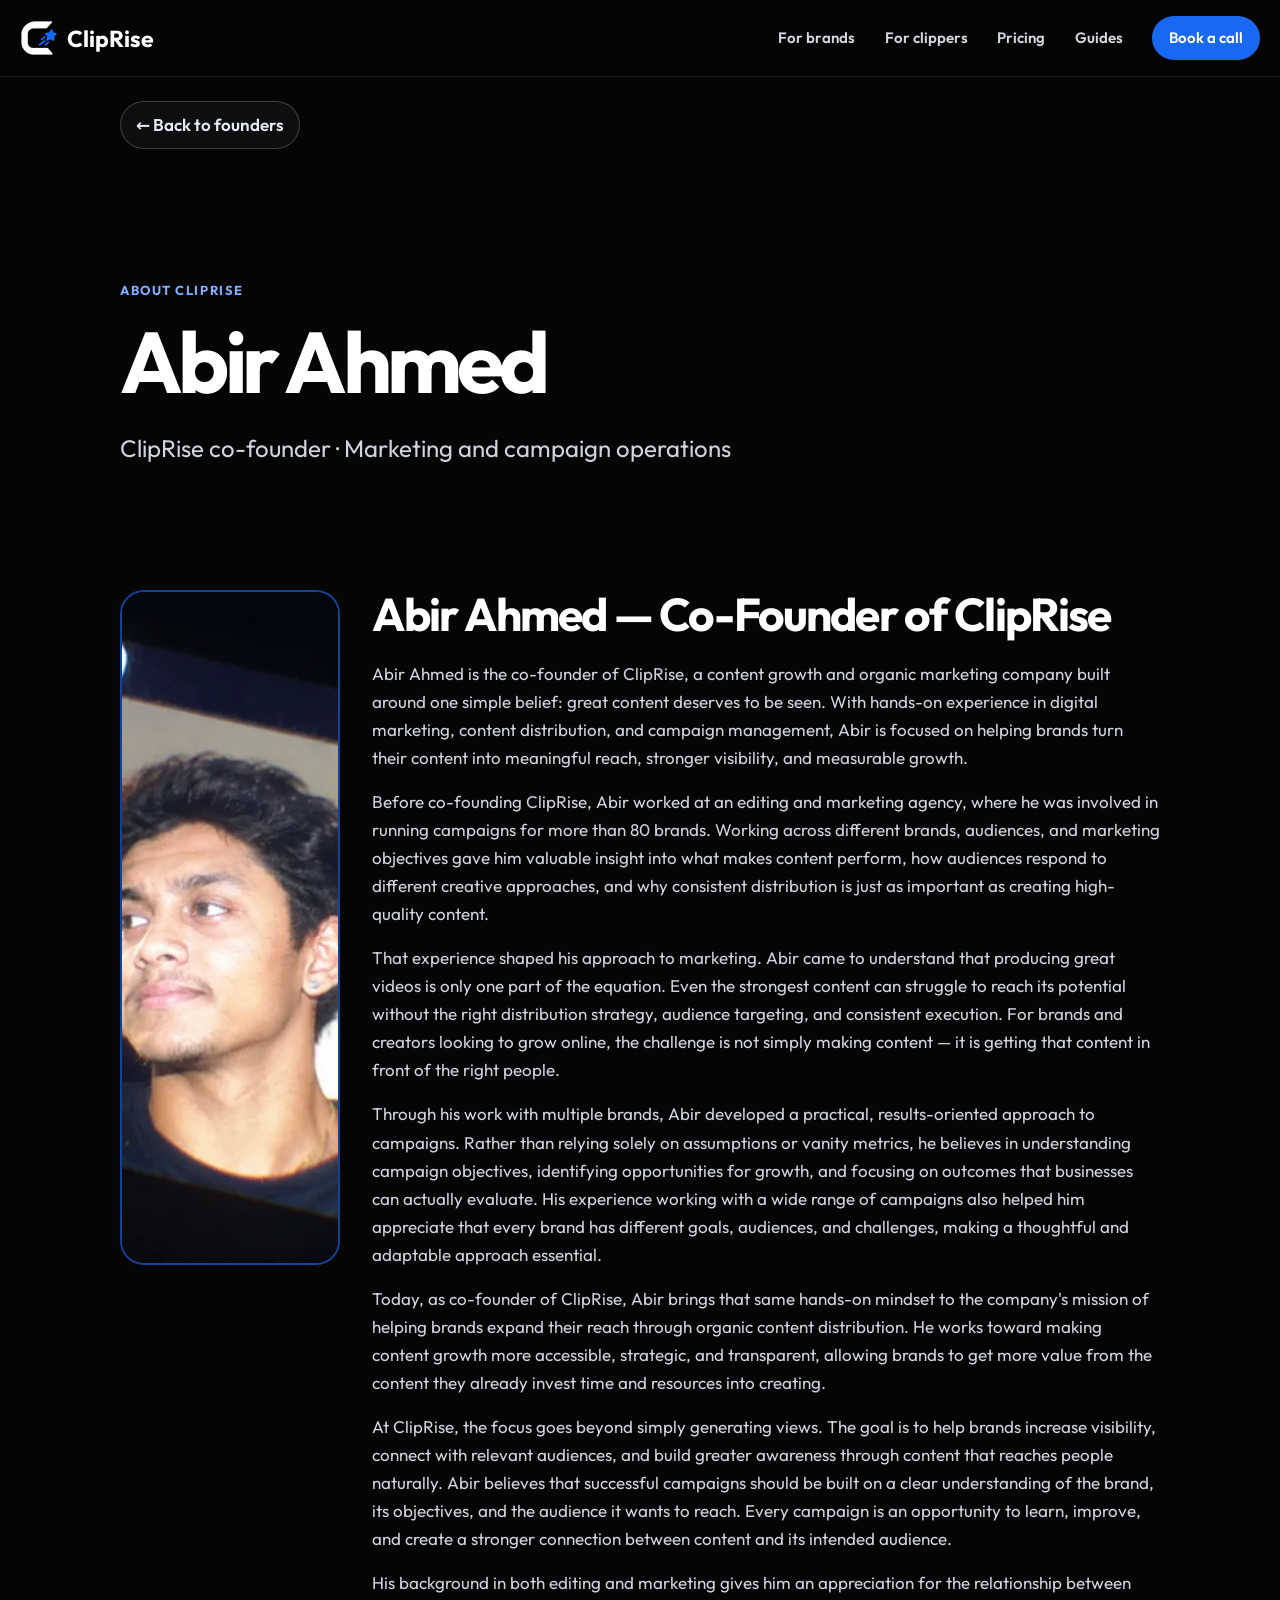
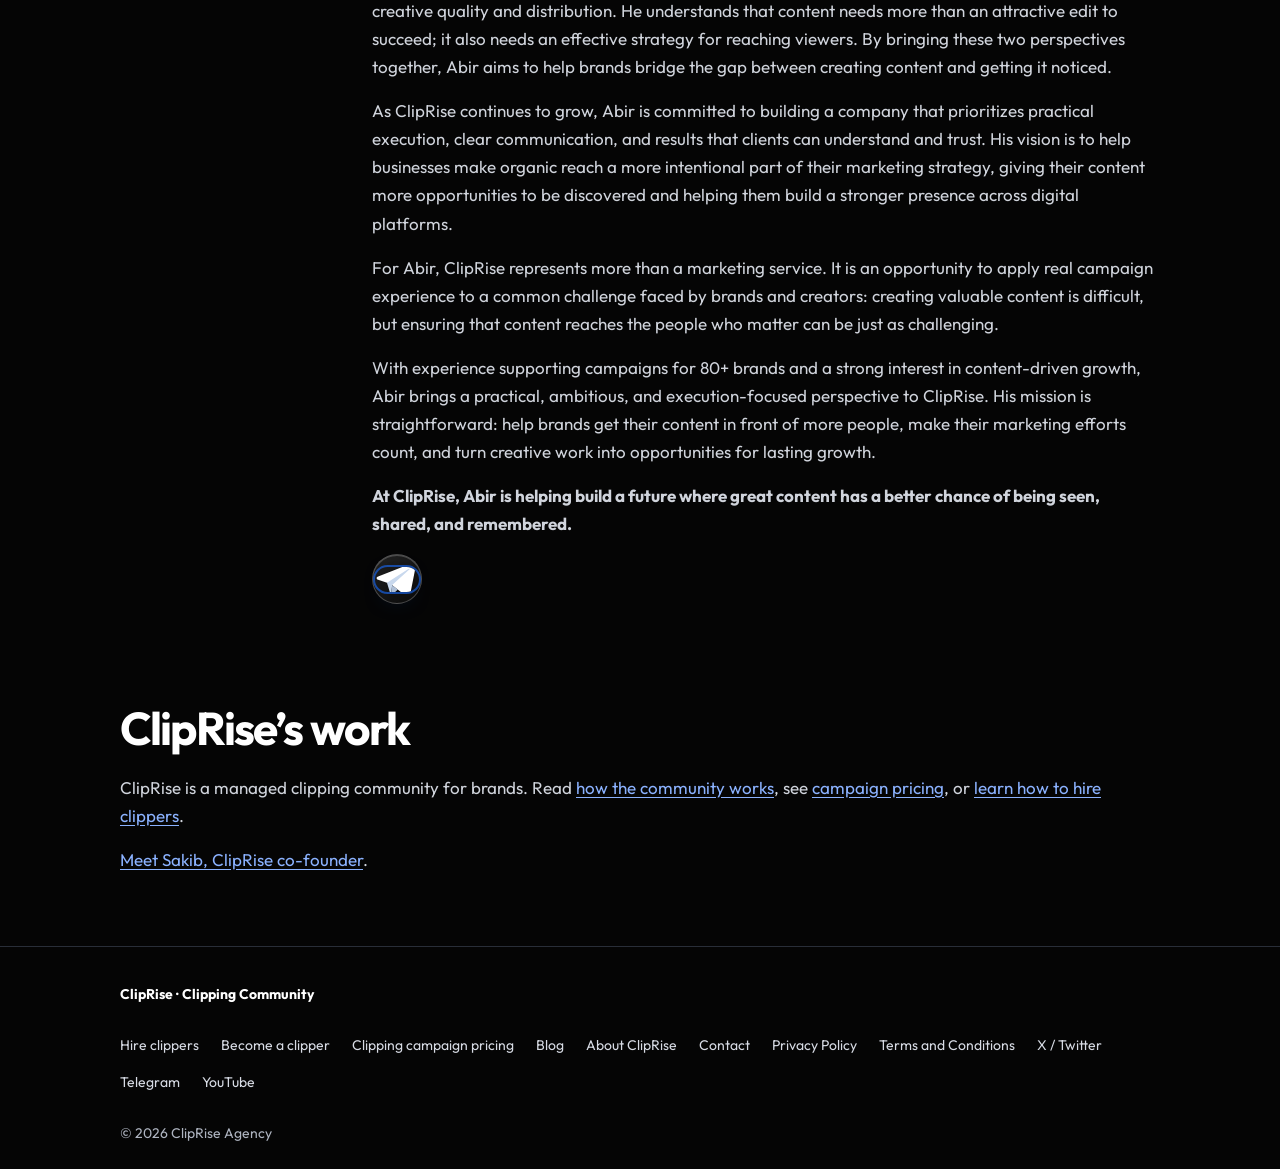
<file: about/abir/index.html>
<!DOCTYPE html>
<html lang="en">
<head>
<meta charset="utf-8"><meta name="viewport" content="width=device-width, initial-scale=1"><meta name="theme-color" content="#040508">
<title>Abir Ahmed | Co-founder of ClipRise</title><meta name="description" content="Meet Abir Ahmed, ClipRise co-founder. Learn how his experience with 80+ brand campaigns informs his approach to organic content growth.">
<link rel="canonical" href="https://cliptorise.site/about/abir/"><link rel="icon" type="image/png" sizes="128x128" href="../../assets/logos/favicon.png"><meta property="og:type" content="profile"><meta property="og:site_name" content="ClipRise"><meta property="og:title" content="Abir Ahmed | Co-founder of ClipRise"><meta property="og:description" content="Meet Abir Ahmed, ClipRise co-founder. Learn how his experience with 80+ brand campaigns informs his approach to organic content growth."><meta property="og:url" content="https://cliptorise.site/about/abir/"><meta property="og:image" content="https://cliptorise.site/assets/social/cliprise-og.jpg"><meta property="og:image:width" content="1200"><meta property="og:image:height" content="630"><meta property="og:image:alt" content="ClipRise managed clipping campaigns, view review, and campaign pricing."><meta name="twitter:card" content="summary_large_image">
<link rel="preload" href="../../assets/fonts/outfit-latin.woff2" as="font" type="font/woff2" crossorigin><link rel="stylesheet" href="../../assets/css/site-fonts.css"><link rel="stylesheet" href="../../assets/css/seo-pages.css">
<script type="application/ld+json">{"@context":"https://schema.org","@type":"Person","name":"Abir Ahmed","jobTitle":"Co-founder","worksFor":{"@type":"Organization","name":"ClipRise","url":"https://cliptorise.site/"},"image":"https://cliptorise.site/assets/founders/abir.png","sameAs":["https://t.me/Ghostfinds"]}</script>
<link rel="manifest" href="../../site.webmanifest"></head><body>
<a class="skip-link" href="#main-content">Skip to main content</a>
<header class="site-header"><div class="nav-wrap"><a class="site-brand" href="../../index.html"><img width="38" height="38" src="../../assets/logos/cliprise-mark-small.png" alt=""><span>ClipRise</span></a><nav class="primary-nav" aria-label="Main navigation"><a href="../../brands/index.html">For brands</a><a href="../../clippers/index.html">For clippers</a><a href="../../pricing/index.html">Pricing</a><a href="../../blog/index.html">Guides</a><a class="nav-cta" href="https://cal.com/abir-ahmed-6wh8jy/cliprise-organization" target="_blank" rel="noopener noreferrer">Book a call</a></nav></div></header>
<main id="main-content" class="page-shell"><a class="back-link" href="../../index.html#founders">← Back to founders</a><header class="page-hero"><span class="eyebrow">About ClipRise</span><h1>Abir Ahmed</h1><p class="lead">ClipRise co-founder · Marketing and campaign operations</p></header><section class="section profile"><picture><source srcset="../../assets/founders/abir.webp" type="image/webp"><img height="675" width="900" src="../../assets/founders/abir.png" alt="Abir Ahmed, ClipRise co-founder" loading="lazy" decoding="async"></picture><div><h2>Abir Ahmed — Co-Founder of ClipRise</h2><p>Abir Ahmed is the co-founder of ClipRise, a content growth and organic marketing company built around one simple belief: great content deserves to be seen. With hands-on experience in digital marketing, content distribution, and campaign management, Abir is focused on helping brands turn their content into meaningful reach, stronger visibility, and measurable growth.</p><p>Before co-founding ClipRise, Abir worked at an editing and marketing agency, where he was involved in running campaigns for more than 80 brands. Working across different brands, audiences, and marketing objectives gave him valuable insight into what makes content perform, how audiences respond to different creative approaches, and why consistent distribution is just as important as creating high-quality content.</p><p>That experience shaped his approach to marketing. Abir came to understand that producing great videos is only one part of the equation. Even the strongest content can struggle to reach its potential without the right distribution strategy, audience targeting, and consistent execution. For brands and creators looking to grow online, the challenge is not simply making content — it is getting that content in front of the right people.</p><p>Through his work with multiple brands, Abir developed a practical, results-oriented approach to campaigns. Rather than relying solely on assumptions or vanity metrics, he believes in understanding campaign objectives, identifying opportunities for growth, and focusing on outcomes that businesses can actually evaluate. His experience working with a wide range of campaigns also helped him appreciate that every brand has different goals, audiences, and challenges, making a thoughtful and adaptable approach essential.</p><p>Today, as co-founder of ClipRise, Abir brings that same hands-on mindset to the company's mission of helping brands expand their reach through organic content distribution. He works toward making content growth more accessible, strategic, and transparent, allowing brands to get more value from the content they already invest time and resources into creating.</p><p>At ClipRise, the focus goes beyond simply generating views. The goal is to help brands increase visibility, connect with relevant audiences, and build greater awareness through content that reaches people naturally. Abir believes that successful campaigns should be built on a clear understanding of the brand, its objectives, and the audience it wants to reach. Every campaign is an opportunity to learn, improve, and create a stronger connection between content and its intended audience.</p><p>His background in both editing and marketing gives him an appreciation for the relationship between creative quality and distribution. He understands that content needs more than an attractive edit to succeed; it also needs an effective strategy for reaching viewers. By bringing these two perspectives together, Abir aims to help brands bridge the gap between creating content and getting it noticed.</p><p>As ClipRise continues to grow, Abir is committed to building a company that prioritizes practical execution, clear communication, and results that clients can understand and trust. His vision is to help businesses make organic reach a more intentional part of their marketing strategy, giving their content more opportunities to be discovered and helping them build a stronger presence across digital platforms.</p><p>For Abir, ClipRise represents more than a marketing service. It is an opportunity to apply real campaign experience to a common challenge faced by brands and creators: creating valuable content is difficult, but ensuring that content reaches the people who matter can be just as challenging.</p><p>With experience supporting campaigns for 80+ brands and a strong interest in content-driven growth, Abir brings a practical, ambitious, and execution-focused perspective to ClipRise. His mission is straightforward: help brands get their content in front of more people, make their marketing efforts count, and turn creative work into opportunities for lasting growth.</p><p><strong>At ClipRise, Abir is helping build a future where great content has a better chance of being seen, shared, and remembered.</strong></p><p><a class="telegram-glass" href="https://t.me/Ghostfinds" target="_blank" rel="noopener noreferrer" aria-label="Message Abir Ahmed on Telegram" title="Message Abir Ahmed on Telegram"><img height="130" width="160" src="../../assets/logos/telegram-plane.svg" alt=""></a></p></div></section><section class="section"><h2>ClipRise’s work</h2><p>ClipRise is a managed clipping community for brands. Read <a href="../../blog/what-is-a-clipping-community/index.html">how the community works</a>, see <a href="../../pricing/index.html">campaign pricing</a>, or <a href="../../brands/index.html">learn how to hire clippers</a>.</p><p><a href="../sakib/index.html">Meet Sakib, ClipRise co-founder</a>.</p></section></main>
<footer class="site-footer"><div class="footer-wrap"><span class="footer-brand">ClipRise · Clipping Community</span><nav class="footer-links" aria-label="Footer navigation"><a href="../../brands/index.html">Hire clippers</a><a href="../../clippers/index.html">Become a clipper</a><a href="../../pricing/index.html">Clipping campaign pricing</a><a href="../../blog/index.html">Blog</a><a href="../../about/index.html">About ClipRise</a><a href="../../contact/index.html">Contact</a><a href="../../privacy.html">Privacy Policy</a><a href="../../terms.html">Terms and Conditions</a><a href="https://x.com/CliptoRise" target="_blank" rel="noopener noreferrer">X / Twitter</a><a href="https://t.me/ClipRiseAcademy" target="_blank" rel="noopener noreferrer">Telegram</a><a href="https://www.youtube.com/@CliptoRisee" target="_blank" rel="noopener noreferrer">YouTube</a></nav><span>© 2026 ClipRise Agency</span></div></footer>
</body></html>
</file>
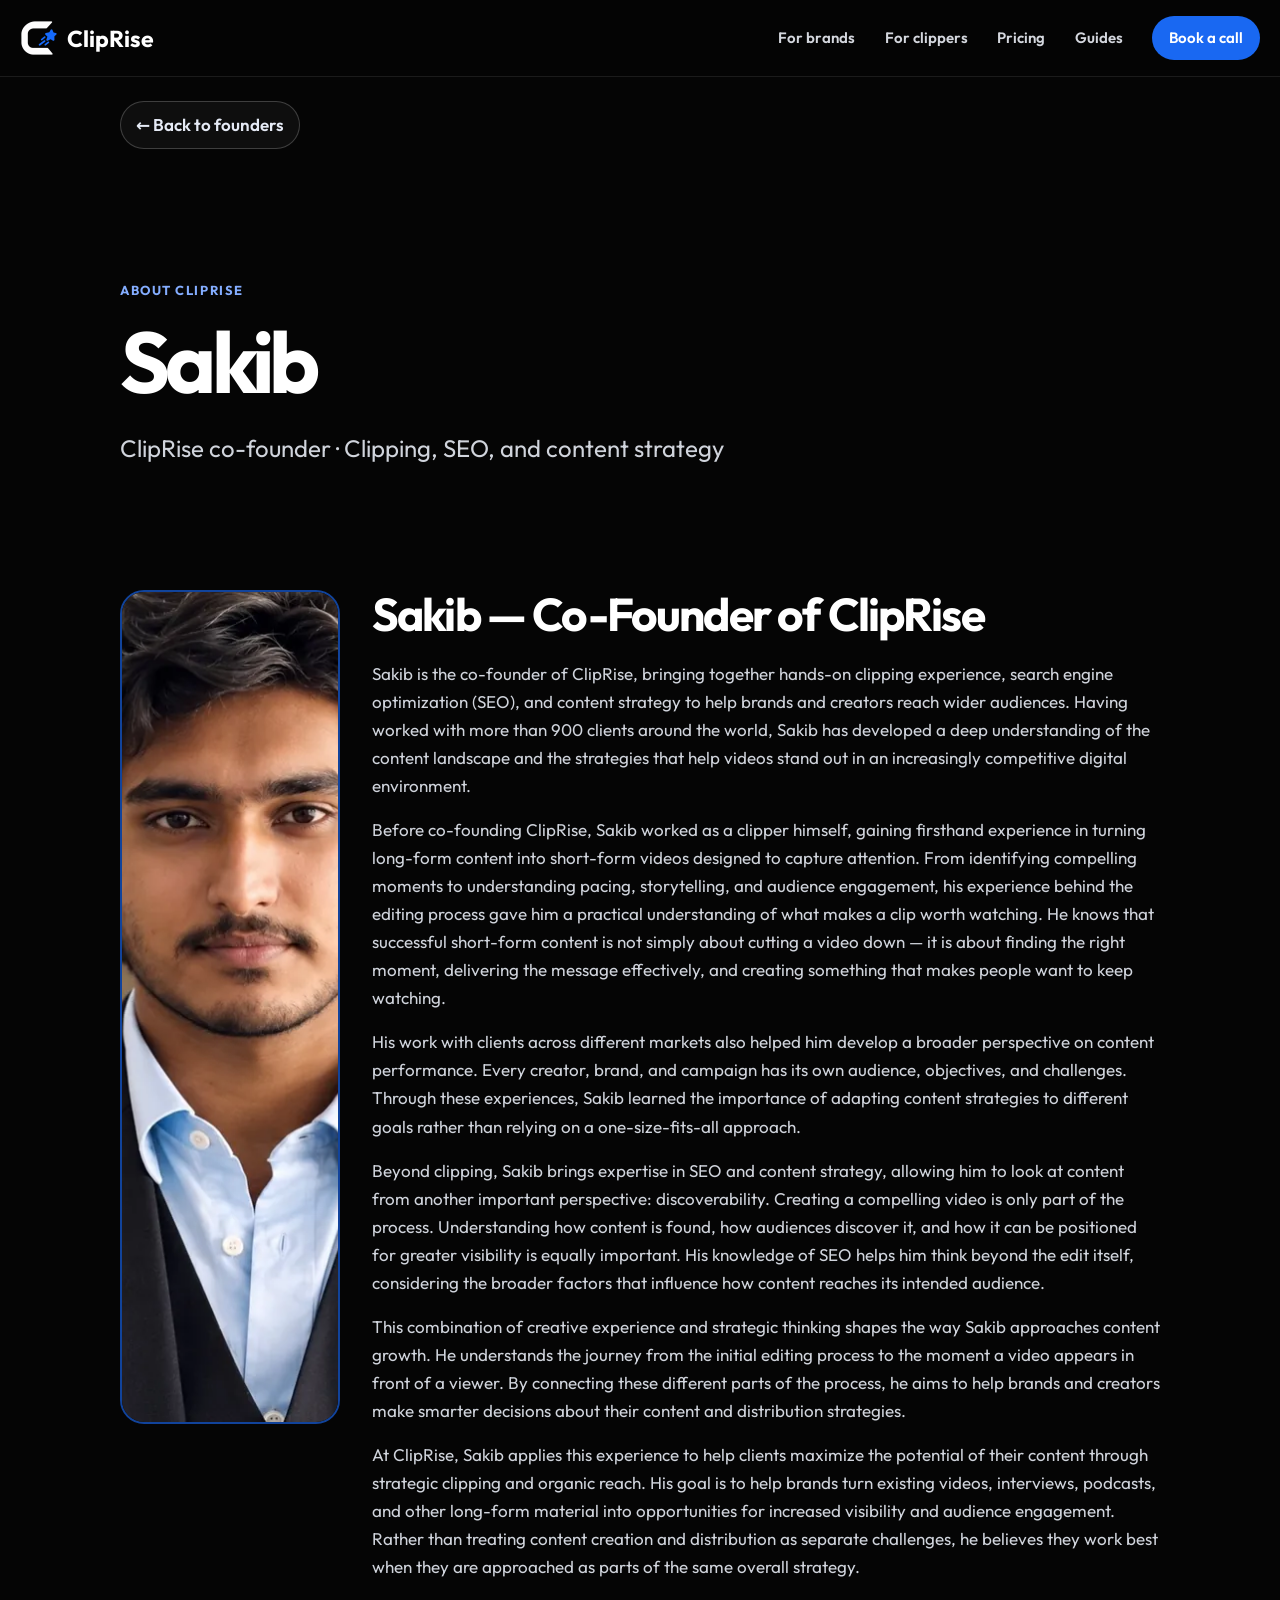
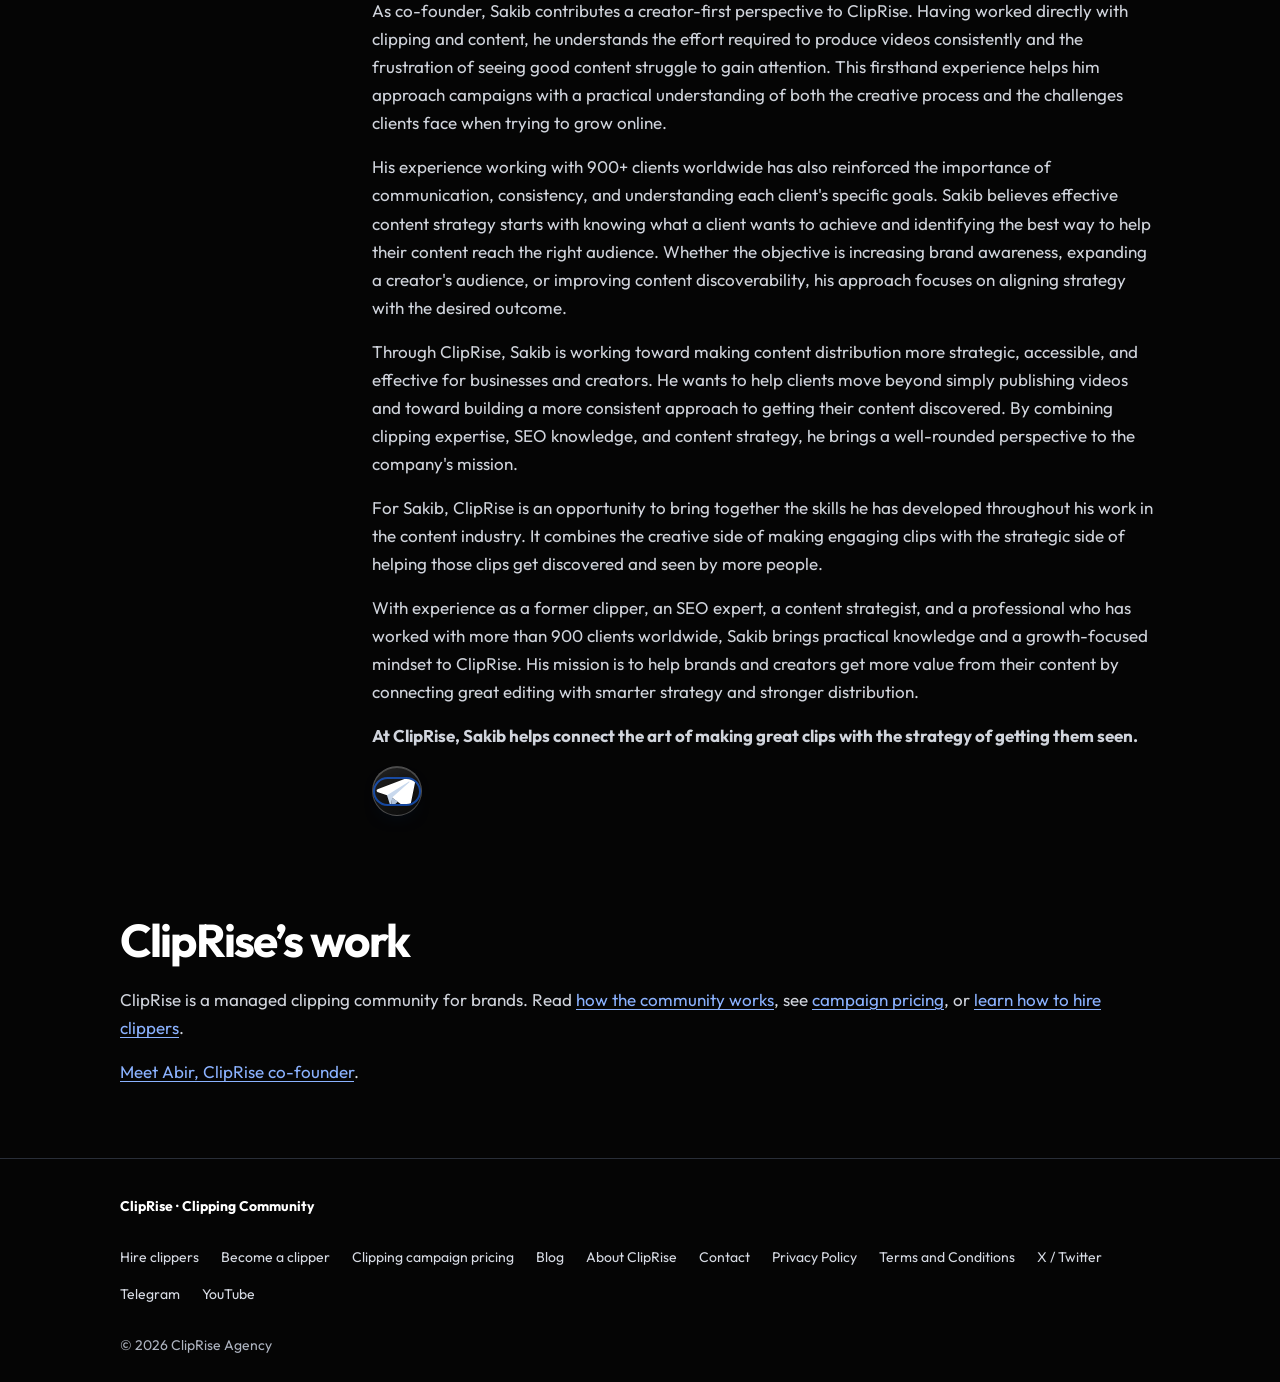
<file: about/sakib/index.html>
<!DOCTYPE html>
<html lang="en">
<head>
<meta charset="utf-8"><meta name="viewport" content="width=device-width, initial-scale=1"><meta name="theme-color" content="#040508">
<title>Sakib | Co-founder of ClipRise</title><meta name="description" content="Meet Sakib, ClipRise co-founder, former clipper, SEO expert, and content strategist with experience serving 900+ clients worldwide.">
<link rel="canonical" href="https://cliptorise.site/about/sakib/"><link rel="icon" type="image/png" sizes="128x128" href="../../assets/logos/favicon.png"><meta property="og:type" content="profile"><meta property="og:site_name" content="ClipRise"><meta property="og:title" content="Sakib | Co-founder of ClipRise"><meta property="og:description" content="Meet Sakib, ClipRise co-founder, former clipper, SEO expert, and content strategist with experience serving 900+ clients worldwide."><meta property="og:url" content="https://cliptorise.site/about/sakib/"><meta property="og:image" content="https://cliptorise.site/assets/social/cliprise-og.jpg"><meta property="og:image:width" content="1200"><meta property="og:image:height" content="630"><meta property="og:image:alt" content="ClipRise managed clipping campaigns, view review, and campaign pricing."><meta name="twitter:card" content="summary_large_image">
<link rel="preload" href="../../assets/fonts/outfit-latin.woff2" as="font" type="font/woff2" crossorigin><link rel="stylesheet" href="../../assets/css/site-fonts.css"><link rel="stylesheet" href="../../assets/css/seo-pages.css">
<script type="application/ld+json">{"@context":"https://schema.org","@type":"Person","name":"Sakib","jobTitle":"Co-founder","worksFor":{"@type":"Organization","name":"ClipRise","url":"https://cliptorise.site/"},"image":"https://cliptorise.site/assets/founders/sakib.jpg","sameAs":["https://t.me/sakib_co_founder"]}</script>
<link rel="manifest" href="../../site.webmanifest"></head><body>
<a class="skip-link" href="#main-content">Skip to main content</a>
<header class="site-header"><div class="nav-wrap"><a class="site-brand" href="../../index.html"><img width="38" height="38" src="../../assets/logos/cliprise-mark-small.png" alt=""><span>ClipRise</span></a><nav class="primary-nav" aria-label="Main navigation"><a href="../../brands/index.html">For brands</a><a href="../../clippers/index.html">For clippers</a><a href="../../pricing/index.html">Pricing</a><a href="../../blog/index.html">Guides</a><a class="nav-cta" href="https://cal.com/abir-ahmed-6wh8jy/cliprise-organization" target="_blank" rel="noopener noreferrer">Book a call</a></nav></div></header>
<main id="main-content" class="page-shell"><a class="back-link" href="../../index.html#founders">← Back to founders</a><header class="page-hero"><span class="eyebrow">About ClipRise</span><h1>Sakib</h1><p class="lead">ClipRise co-founder · Clipping, SEO, and content strategy</p></header><section class="section profile"><picture><source srcset="../../assets/founders/sakib.webp" type="image/webp"><img height="834" width="900" src="../../assets/founders/sakib.jpg" alt="Sakib, ClipRise co-founder" loading="lazy" decoding="async"></picture><div><h2>Sakib — Co-Founder of ClipRise</h2><p>Sakib is the co-founder of ClipRise, bringing together hands-on clipping experience, search engine optimization (SEO), and content strategy to help brands and creators reach wider audiences. Having worked with more than 900 clients around the world, Sakib has developed a deep understanding of the content landscape and the strategies that help videos stand out in an increasingly competitive digital environment.</p><p>Before co-founding ClipRise, Sakib worked as a clipper himself, gaining firsthand experience in turning long-form content into short-form videos designed to capture attention. From identifying compelling moments to understanding pacing, storytelling, and audience engagement, his experience behind the editing process gave him a practical understanding of what makes a clip worth watching. He knows that successful short-form content is not simply about cutting a video down — it is about finding the right moment, delivering the message effectively, and creating something that makes people want to keep watching.</p><p>His work with clients across different markets also helped him develop a broader perspective on content performance. Every creator, brand, and campaign has its own audience, objectives, and challenges. Through these experiences, Sakib learned the importance of adapting content strategies to different goals rather than relying on a one-size-fits-all approach.</p><p>Beyond clipping, Sakib brings expertise in SEO and content strategy, allowing him to look at content from another important perspective: discoverability. Creating a compelling video is only part of the process. Understanding how content is found, how audiences discover it, and how it can be positioned for greater visibility is equally important. His knowledge of SEO helps him think beyond the edit itself, considering the broader factors that influence how content reaches its intended audience.</p><p>This combination of creative experience and strategic thinking shapes the way Sakib approaches content growth. He understands the journey from the initial editing process to the moment a video appears in front of a viewer. By connecting these different parts of the process, he aims to help brands and creators make smarter decisions about their content and distribution strategies.</p><p>At ClipRise, Sakib applies this experience to help clients maximize the potential of their content through strategic clipping and organic reach. His goal is to help brands turn existing videos, interviews, podcasts, and other long-form material into opportunities for increased visibility and audience engagement. Rather than treating content creation and distribution as separate challenges, he believes they work best when they are approached as parts of the same overall strategy.</p><p>As co-founder, Sakib contributes a creator-first perspective to ClipRise. Having worked directly with clipping and content, he understands the effort required to produce videos consistently and the frustration of seeing good content struggle to gain attention. This firsthand experience helps him approach campaigns with a practical understanding of both the creative process and the challenges clients face when trying to grow online.</p><p>His experience working with 900+ clients worldwide has also reinforced the importance of communication, consistency, and understanding each client's specific goals. Sakib believes effective content strategy starts with knowing what a client wants to achieve and identifying the best way to help their content reach the right audience. Whether the objective is increasing brand awareness, expanding a creator's audience, or improving content discoverability, his approach focuses on aligning strategy with the desired outcome.</p><p>Through ClipRise, Sakib is working toward making content distribution more strategic, accessible, and effective for businesses and creators. He wants to help clients move beyond simply publishing videos and toward building a more consistent approach to getting their content discovered. By combining clipping expertise, SEO knowledge, and content strategy, he brings a well-rounded perspective to the company's mission.</p><p>For Sakib, ClipRise is an opportunity to bring together the skills he has developed throughout his work in the content industry. It combines the creative side of making engaging clips with the strategic side of helping those clips get discovered and seen by more people.</p><p>With experience as a former clipper, an SEO expert, a content strategist, and a professional who has worked with more than 900 clients worldwide, Sakib brings practical knowledge and a growth-focused mindset to ClipRise. His mission is to help brands and creators get more value from their content by connecting great editing with smarter strategy and stronger distribution.</p><p><strong>At ClipRise, Sakib helps connect the art of making great clips with the strategy of getting them seen.</strong></p><p><a class="telegram-glass" href="https://t.me/sakib_co_founder" target="_blank" rel="noopener noreferrer" aria-label="Message Sakib on Telegram" title="Message Sakib on Telegram"><img height="130" width="160" src="../../assets/logos/telegram-plane.svg" alt=""></a></p></div></section><section class="section"><h2>ClipRise’s work</h2><p>ClipRise is a managed clipping community for brands. Read <a href="../../blog/what-is-a-clipping-community/index.html">how the community works</a>, see <a href="../../pricing/index.html">campaign pricing</a>, or <a href="../../brands/index.html">learn how to hire clippers</a>.</p><p><a href="../abir/index.html">Meet Abir, ClipRise co-founder</a>.</p></section></main>
<footer class="site-footer"><div class="footer-wrap"><span class="footer-brand">ClipRise · Clipping Community</span><nav class="footer-links" aria-label="Footer navigation"><a href="../../brands/index.html">Hire clippers</a><a href="../../clippers/index.html">Become a clipper</a><a href="../../pricing/index.html">Clipping campaign pricing</a><a href="../../blog/index.html">Blog</a><a href="../../about/index.html">About ClipRise</a><a href="../../contact/index.html">Contact</a><a href="../../privacy.html">Privacy Policy</a><a href="../../terms.html">Terms and Conditions</a><a href="https://x.com/CliptoRise" target="_blank" rel="noopener noreferrer">X / Twitter</a><a href="https://t.me/ClipRiseAcademy" target="_blank" rel="noopener noreferrer">Telegram</a><a href="https://www.youtube.com/@CliptoRisee" target="_blank" rel="noopener noreferrer">YouTube</a></nav><span>© 2026 ClipRise Agency</span></div></footer>
</body></html>
</file>
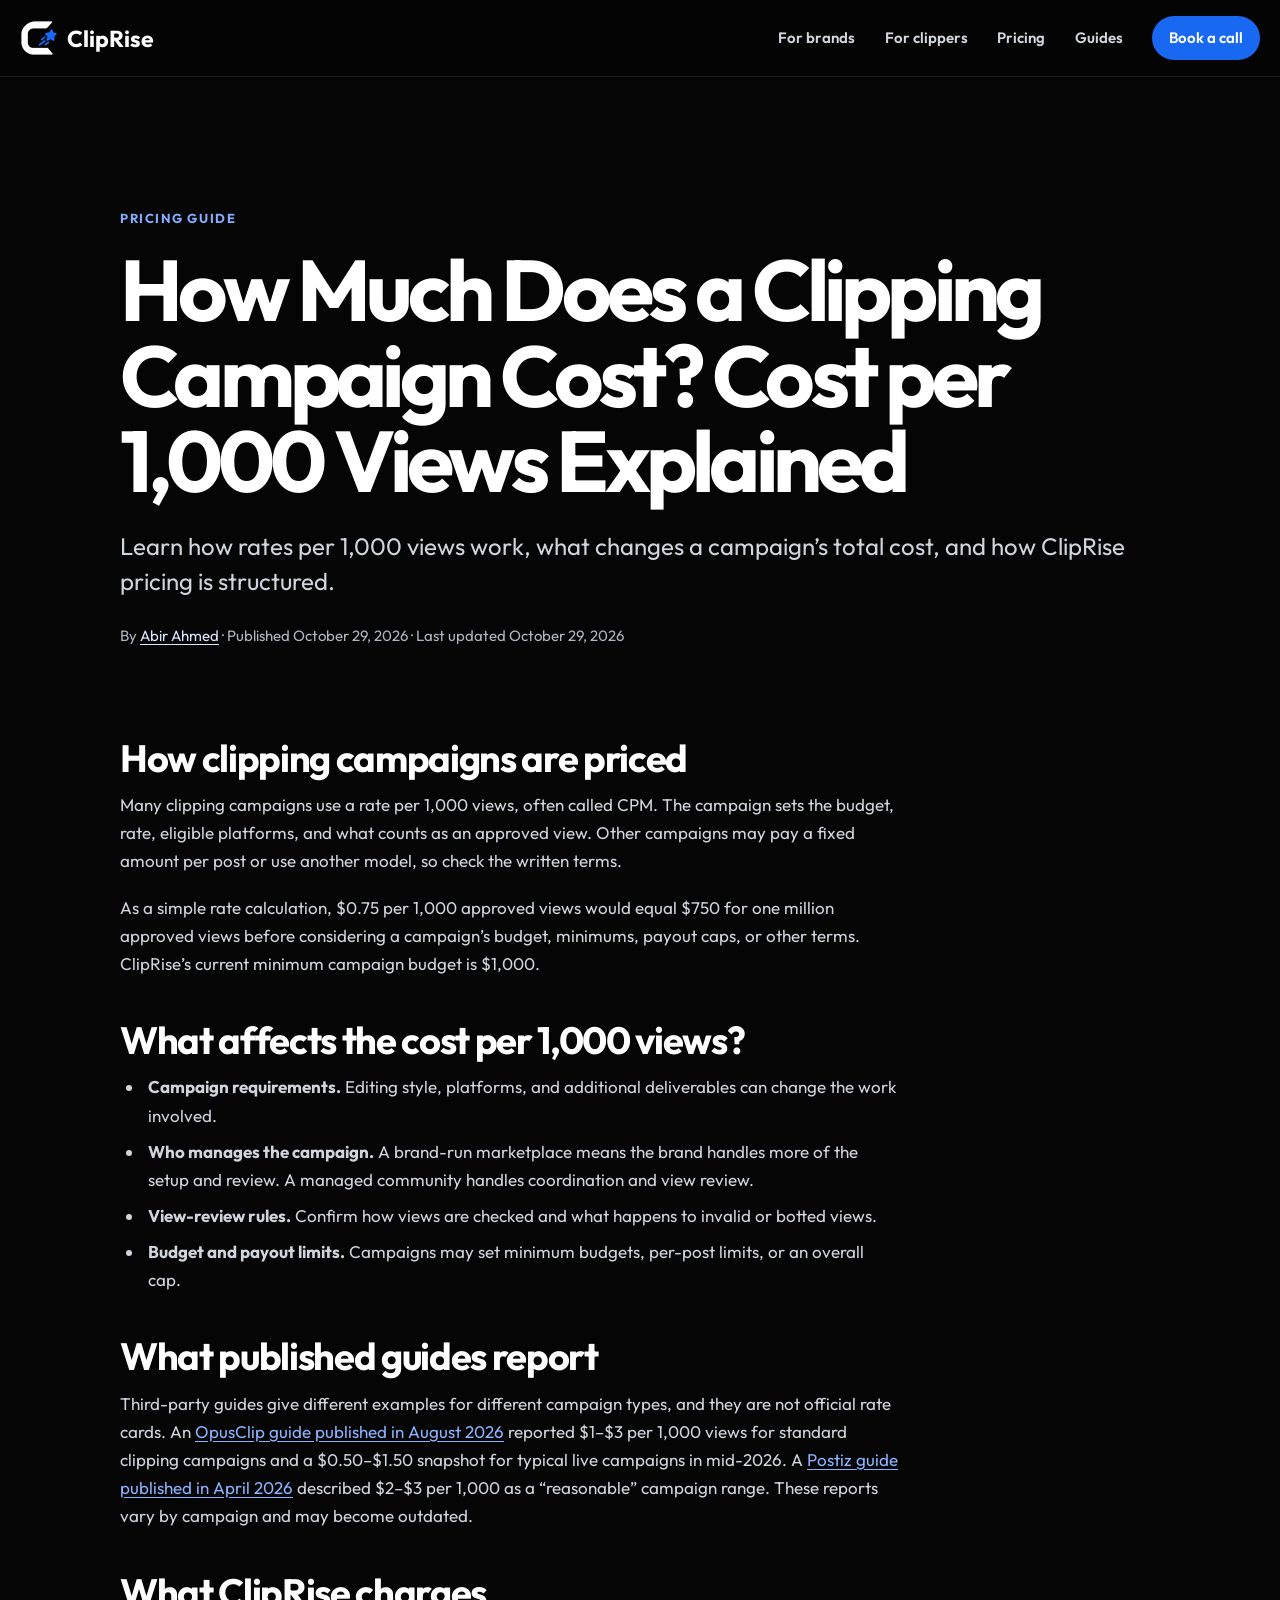
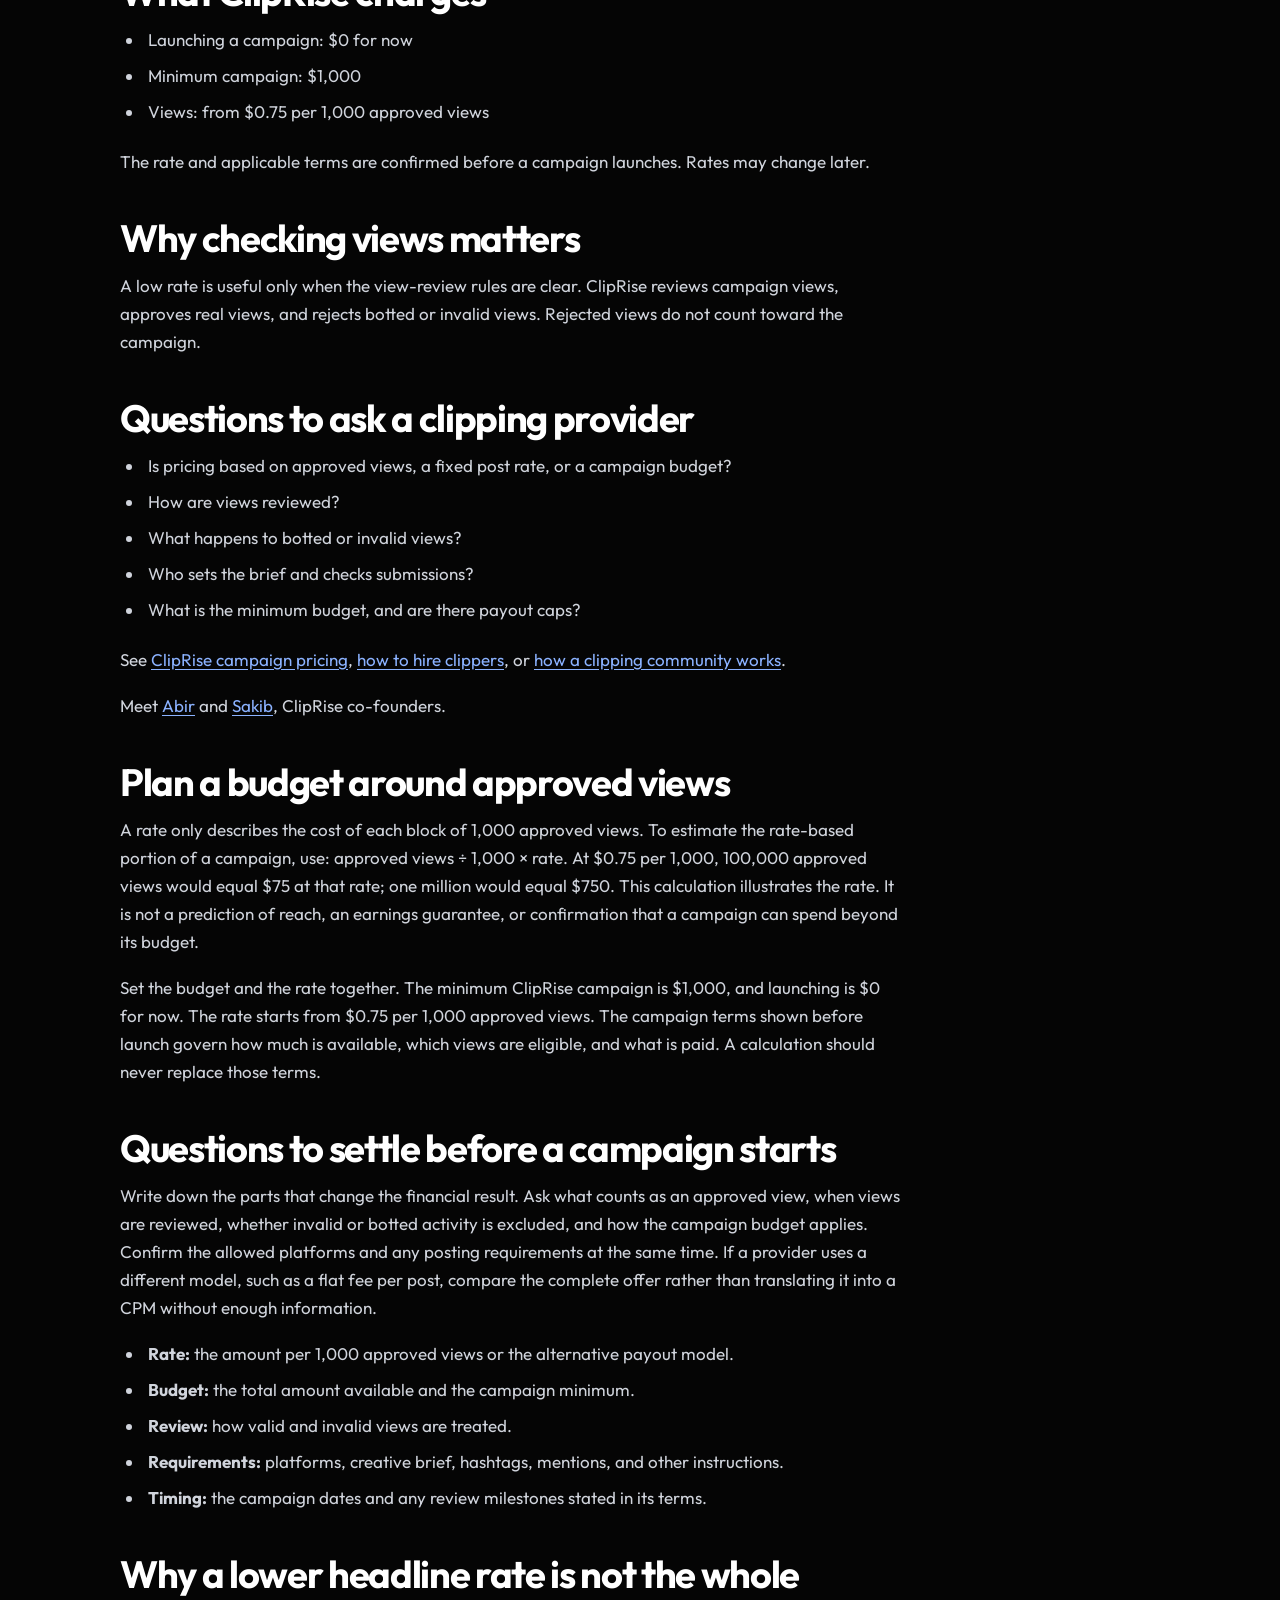
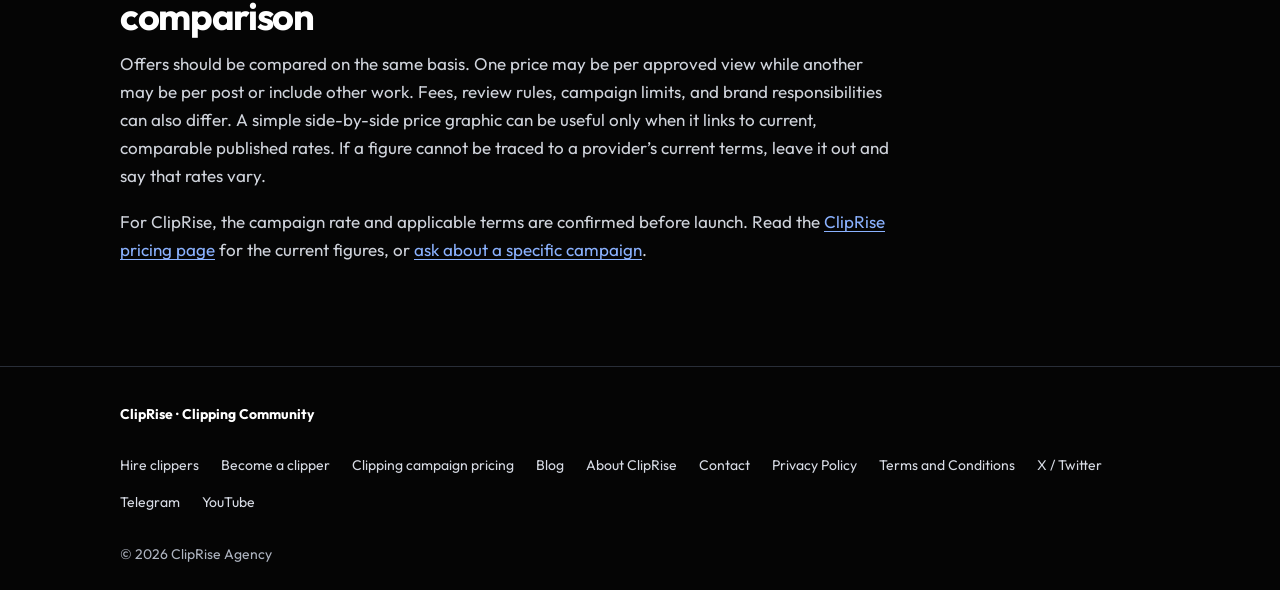
<file: blog/clipping-campaign-cost-per-1000-views/index.html>
<!DOCTYPE html>
<html lang="en">
<head>
<meta charset="utf-8"><meta name="viewport" content="width=device-width, initial-scale=1"><meta name="theme-color" content="#040508">
<title>Clipping Campaign Cost: Price per 1,000 Views Explained | ClipRise</title>
<meta name="description" content="How clipping campaigns are priced, what drives the cost per 1,000 views, and what ClipRise charges. Launching is $0 for now, with views from $0.75 per 1K.">
<link rel="canonical" href="https://cliptorise.site/blog/clipping-campaign-cost-per-1000-views/"><link rel="icon" type="image/png" sizes="128x128" href="../../assets/logos/favicon.png">
<meta property="og:type" content="article"><meta property="og:site_name" content="ClipRise"><meta property="og:title" content="Clipping Campaign Cost: Price per 1,000 Views Explained"><meta property="og:description" content="How clipping campaigns are priced, what drives the cost per 1,000 views, and what ClipRise charges. Launching is $0 for now, with views from $0.75 per 1K."><meta property="og:url" content="https://cliptorise.site/blog/clipping-campaign-cost-per-1000-views/"><meta property="og:image" content="https://cliptorise.site/assets/social/cliprise-og.jpg"><meta property="og:image:width" content="1200"><meta property="og:image:height" content="630"><meta property="og:image:alt" content="ClipRise managed clipping campaigns, view review, and campaign pricing."><meta name="twitter:card" content="summary_large_image">
<link rel="preload" href="../../assets/fonts/outfit-latin.woff2" as="font" type="font/woff2" crossorigin><link rel="stylesheet" href="../../assets/css/site-fonts.css"><link rel="stylesheet" href="../../assets/css/seo-pages.css">
<script type="application/ld+json">{"@context":"https://schema.org","@type":"Article","headline":"How Much Does a Clipping Campaign Cost? Cost per 1,000 Views Explained","description":"How clipping campaigns are priced, what drives the cost per 1,000 views, and what ClipRise charges. Launching is $0 for now, with views from $0.75 per 1K.","mainEntityOfPage":{"@type":"WebPage","@id":"https://cliptorise.site/blog/clipping-campaign-cost-per-1000-views/"},"publisher":{"@type":"Organization","name":"ClipRise","url":"https://cliptorise.site/","logo":{"@type":"ImageObject","url":"https://cliptorise.site/assets/logos/cliprise-mark-centered.png"}},"author":{"@type":"Person","name":"Abir Ahmed","url":"https://cliptorise.site/about/abir/"},"datePublished":"2026-10-29","dateModified":"2026-10-28"}</script>
<link rel="manifest" href="../../site.webmanifest"></head>
<body>
<a class="skip-link" href="#main-content">Skip to main content</a>
<header class="site-header"><div class="nav-wrap"><a class="site-brand" href="../../index.html"><img width="38" height="38" src="../../assets/logos/cliprise-mark-small.png" alt=""><span>ClipRise</span></a><nav class="primary-nav" aria-label="Main navigation"><a href="../../brands/index.html">For brands</a><a href="../../clippers/index.html">For clippers</a><a href="../../pricing/index.html">Pricing</a><a href="../index.html">Guides</a><a class="nav-cta" href="https://cal.com/abir-ahmed-6wh8jy/cliprise-organization" target="_blank" rel="noopener noreferrer">Book a call</a></nav></div></header>
<main id="main-content" class="page-shell"><header class="page-hero article-head"><span class="eyebrow">Pricing guide</span><h1>How Much Does a Clipping Campaign Cost? Cost per 1,000 Views Explained</h1><p class="lead">Learn how rates per 1,000 views work, what changes a campaign’s total cost, and how ClipRise pricing is structured.</p><p class="article-meta">By <a href="../../about/abir/index.html">Abir Ahmed</a> · Published <time datetime="2026-10-29">October 29, 2026</time> · Last updated <time datetime="2026-10-29">October 29, 2026</time></p></header>
<article class="article-copy">
<h2>How clipping campaigns are priced</h2><p>Many clipping campaigns use a rate per 1,000 views, often called CPM. The campaign sets the budget, rate, eligible platforms, and what counts as an approved view. Other campaigns may pay a fixed amount per post or use another model, so check the written terms.</p><p>As a simple rate calculation, $0.75 per 1,000 approved views would equal $750 for one million approved views before considering a campaign’s budget, minimums, payout caps, or other terms. ClipRise’s current minimum campaign budget is $1,000.</p>
<h2>What affects the cost per 1,000 views?</h2><ul><li><strong>Campaign requirements.</strong> Editing style, platforms, and additional deliverables can change the work involved.</li><li><strong>Who manages the campaign.</strong> A brand-run marketplace means the brand handles more of the setup and review. A managed community handles coordination and view review.</li><li><strong>View-review rules.</strong> Confirm how views are checked and what happens to invalid or botted views.</li><li><strong>Budget and payout limits.</strong> Campaigns may set minimum budgets, per-post limits, or an overall cap.</li></ul>
<h2>What published guides report</h2><p>Third-party guides give different examples for different campaign types, and they are not official rate cards. An <a href="https://www.opus.pro/blog/whop-content-rewards" target="_blank" rel="noopener noreferrer">OpusClip guide published in August 2026</a> reported $1–$3 per 1,000 views for standard clipping campaigns and a $0.50–$1.50 snapshot for typical live campaigns in mid-2026. A <a href="https://postiz.com/blog/whop-clipping-how-to-make-money-automate-it" target="_blank" rel="noopener noreferrer">Postiz guide published in April 2026</a> described $2–$3 per 1,000 as a “reasonable” campaign range. These reports vary by campaign and may become outdated.</p>
<h2>What ClipRise charges</h2><ul><li>Launching a campaign: $0 for now</li><li>Minimum campaign: $1,000</li><li>Views: from $0.75 per 1,000 approved views</li></ul><p>The rate and applicable terms are confirmed before a campaign launches. Rates may change later.</p>
<h2>Why checking views matters</h2><p>A low rate is useful only when the view-review rules are clear. ClipRise reviews campaign views, approves real views, and rejects botted or invalid views. Rejected views do not count toward the campaign.</p>
<h2>Questions to ask a clipping provider</h2><ul><li>Is pricing based on approved views, a fixed post rate, or a campaign budget?</li><li>How are views reviewed?</li><li>What happens to botted or invalid views?</li><li>Who sets the brief and checks submissions?</li><li>What is the minimum budget, and are there payout caps?</li></ul><p>See <a href="../../pricing/index.html">ClipRise campaign pricing</a>, <a href="../../brands/index.html">how to hire clippers</a>, or <a href="../what-is-a-clipping-community/index.html">how a clipping community works</a>.</p><p>Meet <a href="../../about/abir/index.html">Abir</a> and <a href="../../about/sakib/index.html">Sakib</a>, ClipRise co-founders.</p>

<h2>Plan a budget around approved views</h2><p>A rate only describes the cost of each block of 1,000 approved views. To estimate the rate-based portion of a campaign, use: approved views ÷ 1,000 × rate. At $0.75 per 1,000, 100,000 approved views would equal $75 at that rate; one million would equal $750. This calculation illustrates the rate. It is not a prediction of reach, an earnings guarantee, or confirmation that a campaign can spend beyond its budget.</p><p>Set the budget and the rate together. The minimum ClipRise campaign is $1,000, and launching is $0 for now. The rate starts from $0.75 per 1,000 approved views. The campaign terms shown before launch govern how much is available, which views are eligible, and what is paid. A calculation should never replace those terms.</p>
<h2>Questions to settle before a campaign starts</h2><p>Write down the parts that change the financial result. Ask what counts as an approved view, when views are reviewed, whether invalid or botted activity is excluded, and how the campaign budget applies. Confirm the allowed platforms and any posting requirements at the same time. If a provider uses a different model, such as a flat fee per post, compare the complete offer rather than translating it into a CPM without enough information.</p><ul><li><strong>Rate:</strong> the amount per 1,000 approved views or the alternative payout model.</li><li><strong>Budget:</strong> the total amount available and the campaign minimum.</li><li><strong>Review:</strong> how valid and invalid views are treated.</li><li><strong>Requirements:</strong> platforms, creative brief, hashtags, mentions, and other instructions.</li><li><strong>Timing:</strong> the campaign dates and any review milestones stated in its terms.</li></ul>
<h2>Why a lower headline rate is not the whole comparison</h2><p>Offers should be compared on the same basis. One price may be per approved view while another may be per post or include other work. Fees, review rules, campaign limits, and brand responsibilities can also differ. A simple side-by-side price graphic can be useful only when it links to current, comparable published rates. If a figure cannot be traced to a provider’s current terms, leave it out and say that rates vary.</p><p>For ClipRise, the campaign rate and applicable terms are confirmed before launch. Read the <a href="../../pricing/index.html">ClipRise pricing page</a> for the current figures, or <a href="../../contact/index.html">ask about a specific campaign</a>.</p>
</article></main>
<footer class="site-footer"><div class="footer-wrap"><span class="footer-brand">ClipRise · Clipping Community</span><nav class="footer-links" aria-label="Footer navigation"><a href="../../brands/index.html">Hire clippers</a><a href="../../clippers/index.html">Become a clipper</a><a href="../../pricing/index.html">Clipping campaign pricing</a><a href="../index.html">Blog</a><a href="../../about/index.html">About ClipRise</a><a href="../../contact/index.html">Contact</a><a href="../../privacy.html">Privacy Policy</a><a href="../../terms.html">Terms and Conditions</a><a href="https://x.com/CliptoRise" target="_blank" rel="noopener noreferrer">X / Twitter</a><a href="https://t.me/ClipRiseAcademy" target="_blank" rel="noopener noreferrer">Telegram</a><a href="https://www.youtube.com/@CliptoRisee" target="_blank" rel="noopener noreferrer">YouTube</a></nav><span>© 2026 ClipRise Agency</span></div></footer>
</body></html>
</file>
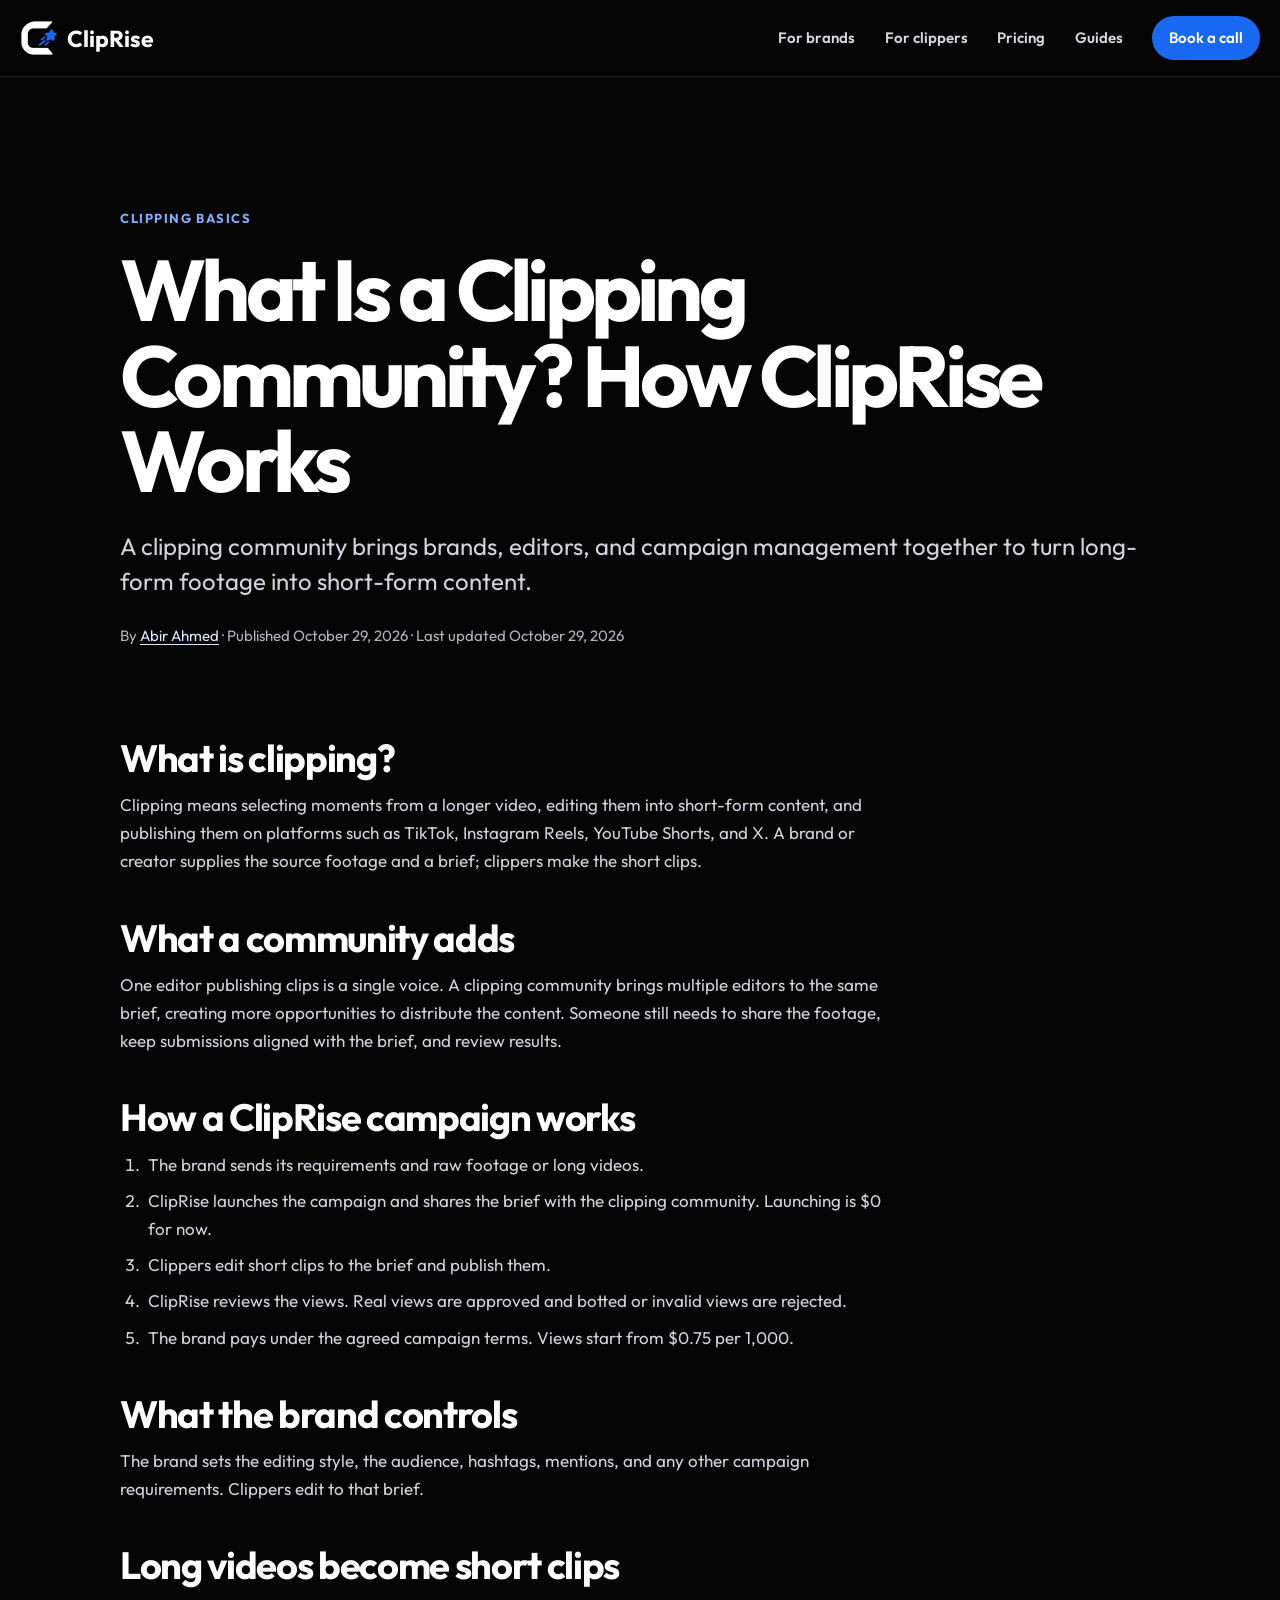
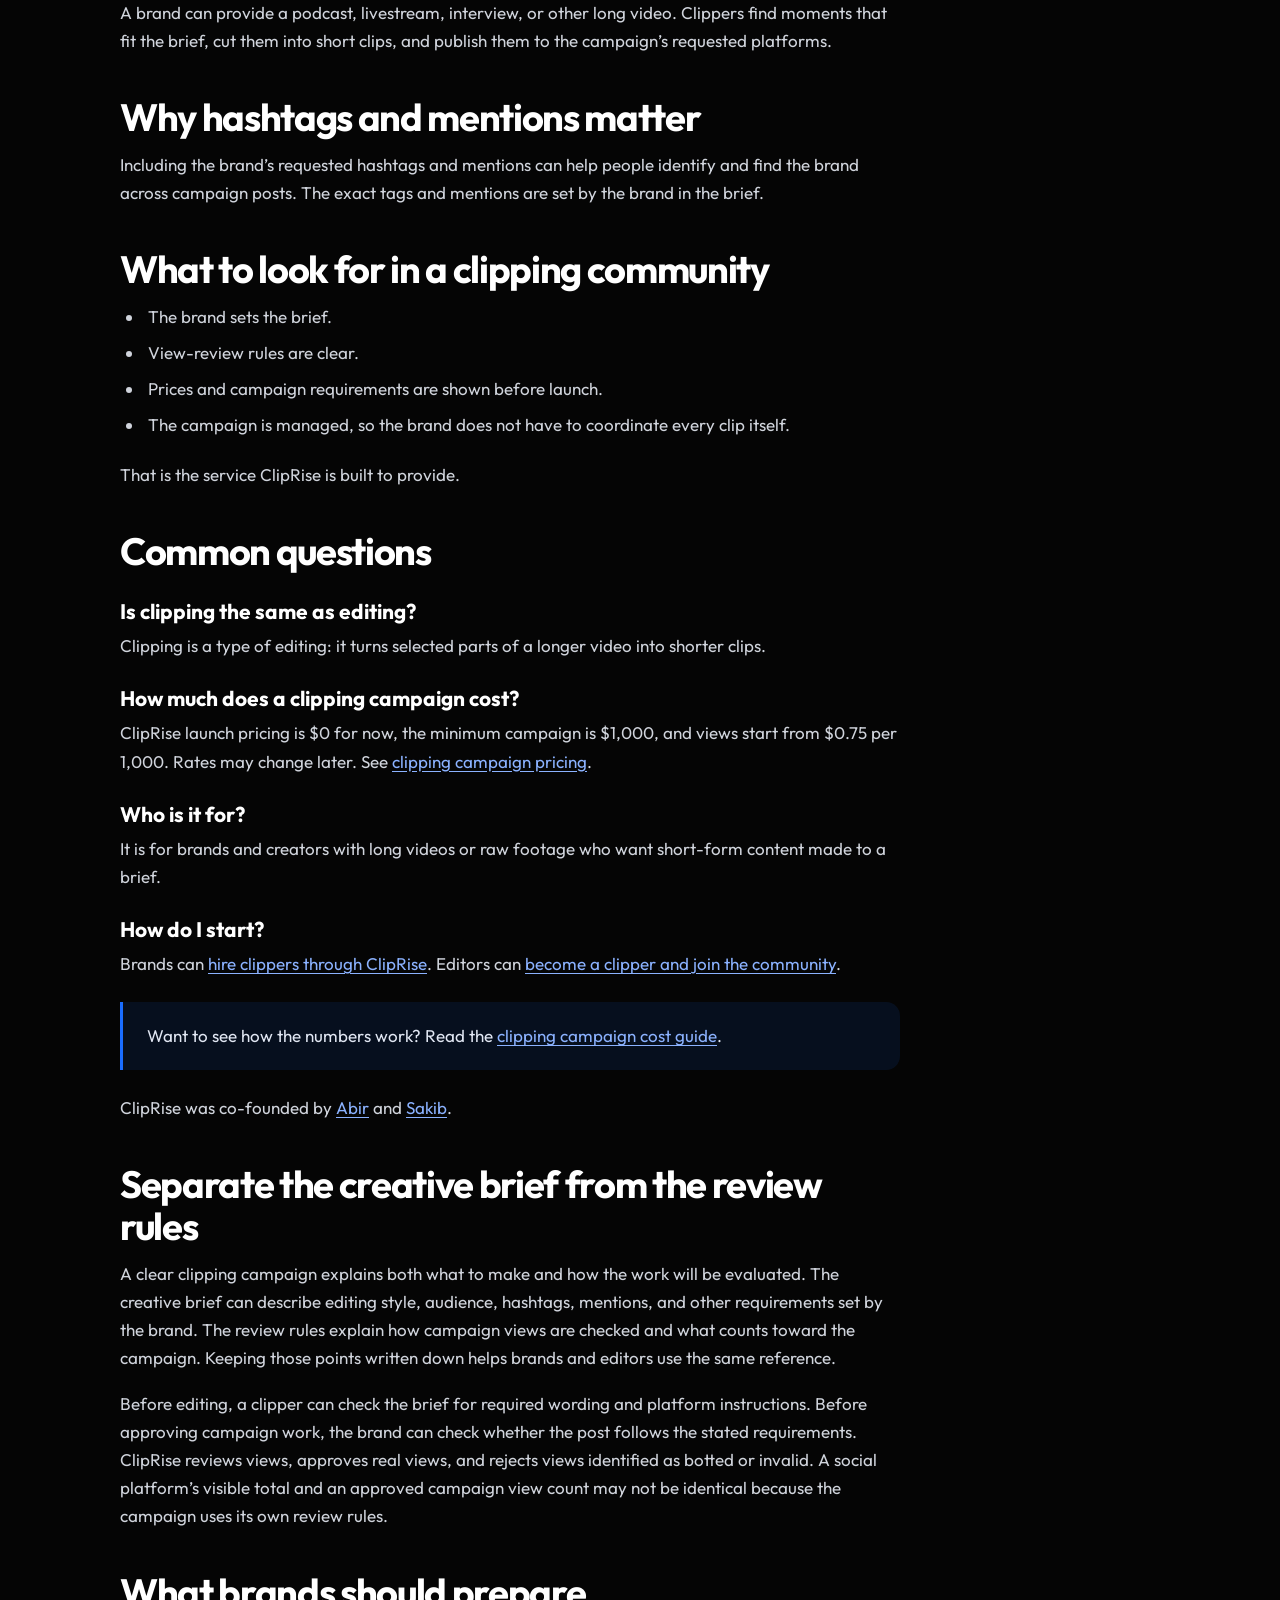
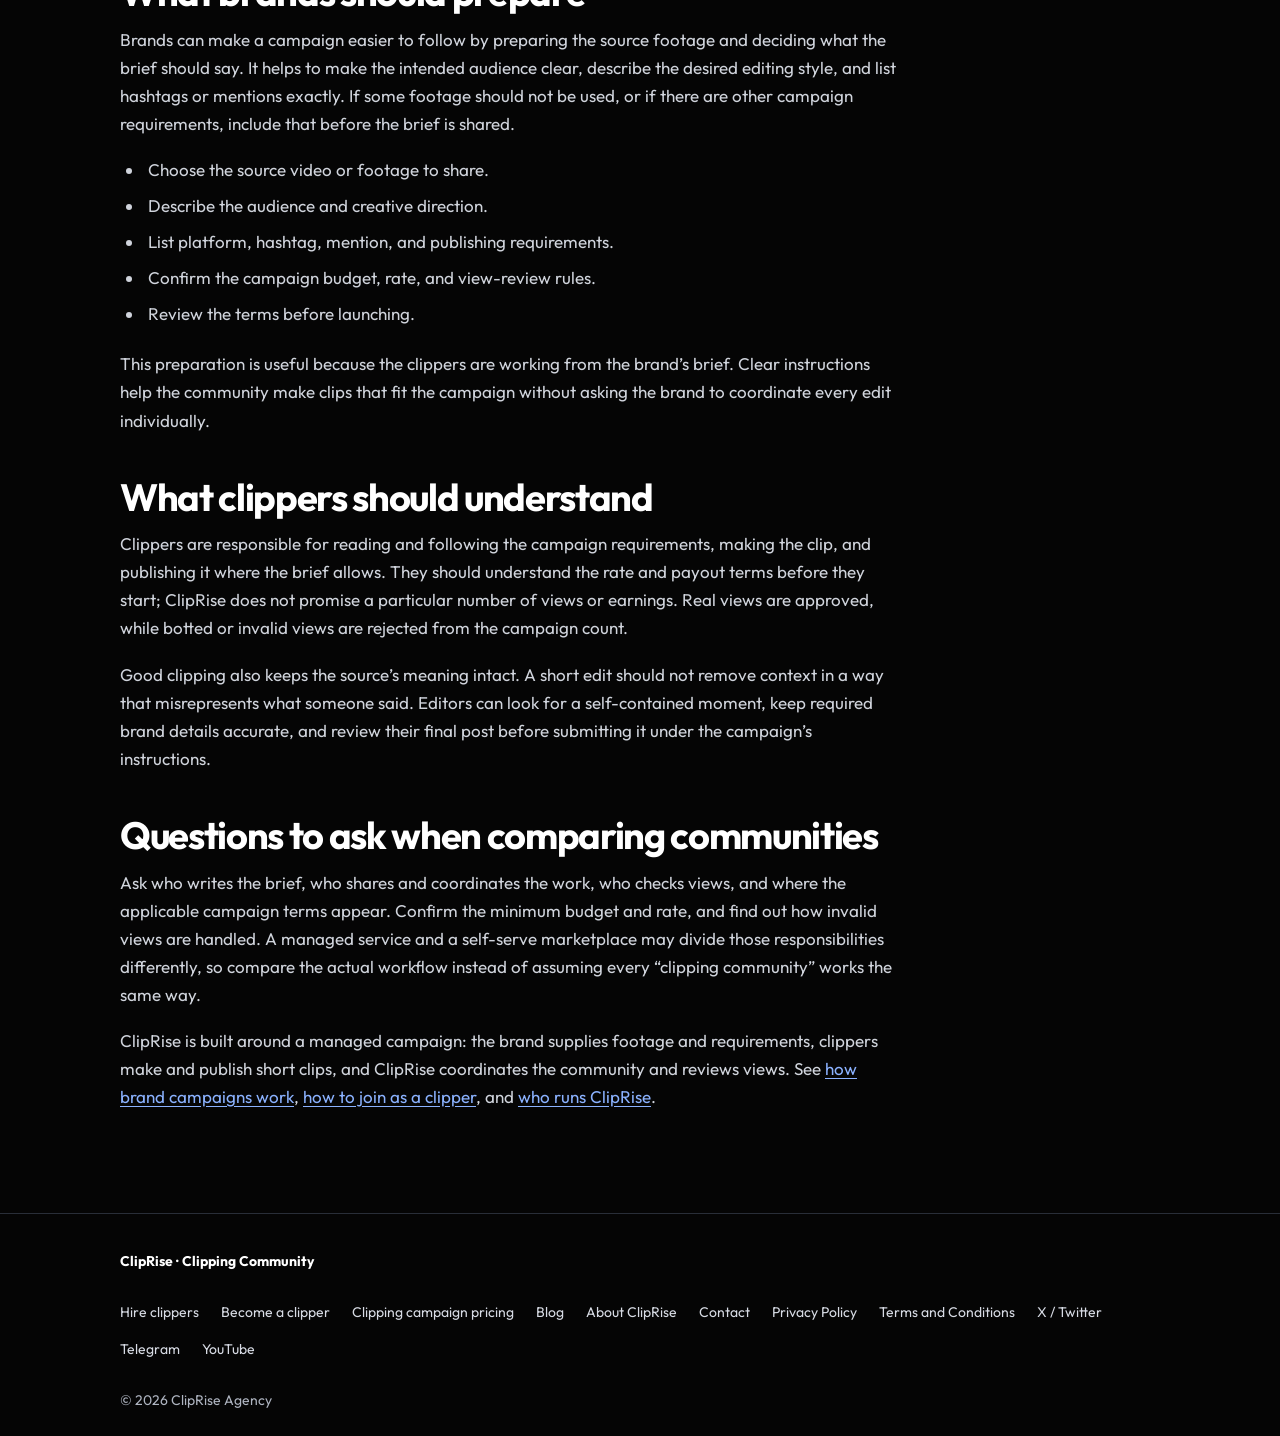
<file: blog/what-is-a-clipping-community/index.html>
<!DOCTYPE html>
<html lang="en">
<head>
<meta charset="utf-8"><meta name="viewport" content="width=device-width, initial-scale=1"><meta name="theme-color" content="#040508">
<title>What Is a Clipping Community? How ClipRise Works | ClipRise</title>
<meta name="description" content="A clipping community turns raw footage into short clips and posts them for views. See how it works and how ClipRise runs campaigns for brands.">
<link rel="canonical" href="https://cliptorise.site/blog/what-is-a-clipping-community/"><link rel="icon" type="image/png" sizes="128x128" href="../../assets/logos/favicon.png">
<meta property="og:type" content="article"><meta property="og:site_name" content="ClipRise"><meta property="og:title" content="What Is a Clipping Community? How ClipRise Works"><meta property="og:description" content="A clipping community turns raw footage into short clips and posts them for views. See how it works and how ClipRise runs campaigns for brands."><meta property="og:url" content="https://cliptorise.site/blog/what-is-a-clipping-community/"><meta property="og:image" content="https://cliptorise.site/assets/social/cliprise-og.jpg"><meta property="og:image:width" content="1200"><meta property="og:image:height" content="630"><meta property="og:image:alt" content="ClipRise managed clipping campaigns, view review, and campaign pricing."><meta name="twitter:card" content="summary_large_image">
<link rel="preload" href="../../assets/fonts/outfit-latin.woff2" as="font" type="font/woff2" crossorigin><link rel="stylesheet" href="../../assets/css/site-fonts.css"><link rel="stylesheet" href="../../assets/css/seo-pages.css">
<script type="application/ld+json">{"@context":"https://schema.org","@type":"Article","headline":"What Is a Clipping Community? How ClipRise Works","description":"A clipping community turns raw footage into short clips and posts them for views. See how it works and how ClipRise runs campaigns for brands.","mainEntityOfPage":{"@type":"WebPage","@id":"https://cliptorise.site/blog/what-is-a-clipping-community/"},"publisher":{"@type":"Organization","name":"ClipRise","url":"https://cliptorise.site/","logo":{"@type":"ImageObject","url":"https://cliptorise.site/assets/logos/cliprise-mark-centered.png"}},"author":{"@type":"Person","name":"Abir Ahmed","url":"https://cliptorise.site/about/abir/"},"datePublished":"2026-10-29","dateModified":"2026-10-28"}</script>
<link rel="manifest" href="../../site.webmanifest"></head>
<body>
<a class="skip-link" href="#main-content">Skip to main content</a>
<header class="site-header"><div class="nav-wrap"><a class="site-brand" href="../../index.html"><img width="38" height="38" src="../../assets/logos/cliprise-mark-small.png" alt=""><span>ClipRise</span></a><nav class="primary-nav" aria-label="Main navigation"><a href="../../brands/index.html">For brands</a><a href="../../clippers/index.html">For clippers</a><a href="../../pricing/index.html">Pricing</a><a href="../index.html">Guides</a><a class="nav-cta" href="https://cal.com/abir-ahmed-6wh8jy/cliprise-organization" target="_blank" rel="noopener noreferrer">Book a call</a></nav></div></header>
<main id="main-content" class="page-shell"><header class="page-hero article-head"><span class="eyebrow">Clipping basics</span><h1>What Is a Clipping Community? How ClipRise Works</h1><p class="lead">A clipping community brings brands, editors, and campaign management together to turn long-form footage into short-form content.</p><p class="article-meta">By <a href="../../about/abir/index.html">Abir Ahmed</a> · Published <time datetime="2026-10-29">October 29, 2026</time> · Last updated <time datetime="2026-10-29">October 29, 2026</time></p></header>
<article class="article-copy">
<h2>What is clipping?</h2><p>Clipping means selecting moments from a longer video, editing them into short-form content, and publishing them on platforms such as TikTok, Instagram Reels, YouTube Shorts, and X. A brand or creator supplies the source footage and a brief; clippers make the short clips.</p>
<h2>What a community adds</h2><p>One editor publishing clips is a single voice. A clipping community brings multiple editors to the same brief, creating more opportunities to distribute the content. Someone still needs to share the footage, keep submissions aligned with the brief, and review results.</p>
<h2>How a ClipRise campaign works</h2><ol><li>The brand sends its requirements and raw footage or long videos.</li><li>ClipRise launches the campaign and shares the brief with the clipping community. Launching is $0 for now.</li><li>Clippers edit short clips to the brief and publish them.</li><li>ClipRise reviews the views. Real views are approved and botted or invalid views are rejected.</li><li>The brand pays under the agreed campaign terms. Views start from $0.75 per 1,000.</li></ol>
<h2>What the brand controls</h2><p>The brand sets the editing style, the audience, hashtags, mentions, and any other campaign requirements. Clippers edit to that brief.</p>
<h2>Long videos become short clips</h2><p>A brand can provide a podcast, livestream, interview, or other long video. Clippers find moments that fit the brief, cut them into short clips, and publish them to the campaign’s requested platforms.</p>
<h2>Why hashtags and mentions matter</h2><p>Including the brand’s requested hashtags and mentions can help people identify and find the brand across campaign posts. The exact tags and mentions are set by the brand in the brief.</p>
<h2>What to look for in a clipping community</h2><ul><li>The brand sets the brief.</li><li>View-review rules are clear.</li><li>Prices and campaign requirements are shown before launch.</li><li>The campaign is managed, so the brand does not have to coordinate every clip itself.</li></ul>
<p>That is the service ClipRise is built to provide.</p>
<h2>Common questions</h2><h3>Is clipping the same as editing?</h3><p>Clipping is a type of editing: it turns selected parts of a longer video into shorter clips.</p><h3>How much does a clipping campaign cost?</h3><p>ClipRise launch pricing is $0 for now, the minimum campaign is $1,000, and views start from $0.75 per 1,000. Rates may change later. See <a href="../../pricing/index.html">clipping campaign pricing</a>.</p><h3>Who is it for?</h3><p>It is for brands and creators with long videos or raw footage who want short-form content made to a brief.</p><h3>How do I start?</h3><p>Brands can <a href="../../brands/index.html">hire clippers through ClipRise</a>. Editors can <a href="../../clippers/index.html">become a clipper and join the community</a>.</p>
<div class="callout">Want to see how the numbers work? Read the <a href="../clipping-campaign-cost-per-1000-views/index.html">clipping campaign cost guide</a>.</div>
<p>ClipRise was co-founded by <a href="../../about/abir/index.html">Abir</a> and <a href="../../about/sakib/index.html">Sakib</a>.</p>

<h2>Separate the creative brief from the review rules</h2><p>A clear clipping campaign explains both what to make and how the work will be evaluated. The creative brief can describe editing style, audience, hashtags, mentions, and other requirements set by the brand. The review rules explain how campaign views are checked and what counts toward the campaign. Keeping those points written down helps brands and editors use the same reference.</p><p>Before editing, a clipper can check the brief for required wording and platform instructions. Before approving campaign work, the brand can check whether the post follows the stated requirements. ClipRise reviews views, approves real views, and rejects views identified as botted or invalid. A social platform’s visible total and an approved campaign view count may not be identical because the campaign uses its own review rules.</p>
<h2>What brands should prepare</h2><p>Brands can make a campaign easier to follow by preparing the source footage and deciding what the brief should say. It helps to make the intended audience clear, describe the desired editing style, and list hashtags or mentions exactly. If some footage should not be used, or if there are other campaign requirements, include that before the brief is shared.</p><ul><li>Choose the source video or footage to share.</li><li>Describe the audience and creative direction.</li><li>List platform, hashtag, mention, and publishing requirements.</li><li>Confirm the campaign budget, rate, and view-review rules.</li><li>Review the terms before launching.</li></ul><p>This preparation is useful because the clippers are working from the brand’s brief. Clear instructions help the community make clips that fit the campaign without asking the brand to coordinate every edit individually.</p>
<h2>What clippers should understand</h2><p>Clippers are responsible for reading and following the campaign requirements, making the clip, and publishing it where the brief allows. They should understand the rate and payout terms before they start; ClipRise does not promise a particular number of views or earnings. Real views are approved, while botted or invalid views are rejected from the campaign count.</p><p>Good clipping also keeps the source’s meaning intact. A short edit should not remove context in a way that misrepresents what someone said. Editors can look for a self-contained moment, keep required brand details accurate, and review their final post before submitting it under the campaign’s instructions.</p>
<h2>Questions to ask when comparing communities</h2><p>Ask who writes the brief, who shares and coordinates the work, who checks views, and where the applicable campaign terms appear. Confirm the minimum budget and rate, and find out how invalid views are handled. A managed service and a self-serve marketplace may divide those responsibilities differently, so compare the actual workflow instead of assuming every “clipping community” works the same way.</p><p>ClipRise is built around a managed campaign: the brand supplies footage and requirements, clippers make and publish short clips, and ClipRise coordinates the community and reviews views. See <a href="../../brands/index.html">how brand campaigns work</a>, <a href="../../clippers/index.html">how to join as a clipper</a>, and <a href="../../about/index.html">who runs ClipRise</a>.</p>
</article></main>
<footer class="site-footer"><div class="footer-wrap"><span class="footer-brand">ClipRise · Clipping Community</span><nav class="footer-links" aria-label="Footer navigation"><a href="../../brands/index.html">Hire clippers</a><a href="../../clippers/index.html">Become a clipper</a><a href="../../pricing/index.html">Clipping campaign pricing</a><a href="../index.html">Blog</a><a href="../../about/index.html">About ClipRise</a><a href="../../contact/index.html">Contact</a><a href="../../privacy.html">Privacy Policy</a><a href="../../terms.html">Terms and Conditions</a><a href="https://x.com/CliptoRise" target="_blank" rel="noopener noreferrer">X / Twitter</a><a href="https://t.me/ClipRiseAcademy" target="_blank" rel="noopener noreferrer">Telegram</a><a href="https://www.youtube.com/@CliptoRisee" target="_blank" rel="noopener noreferrer">YouTube</a></nav><span>© 2026 ClipRise Agency</span></div></footer>
</body></html>
</file>
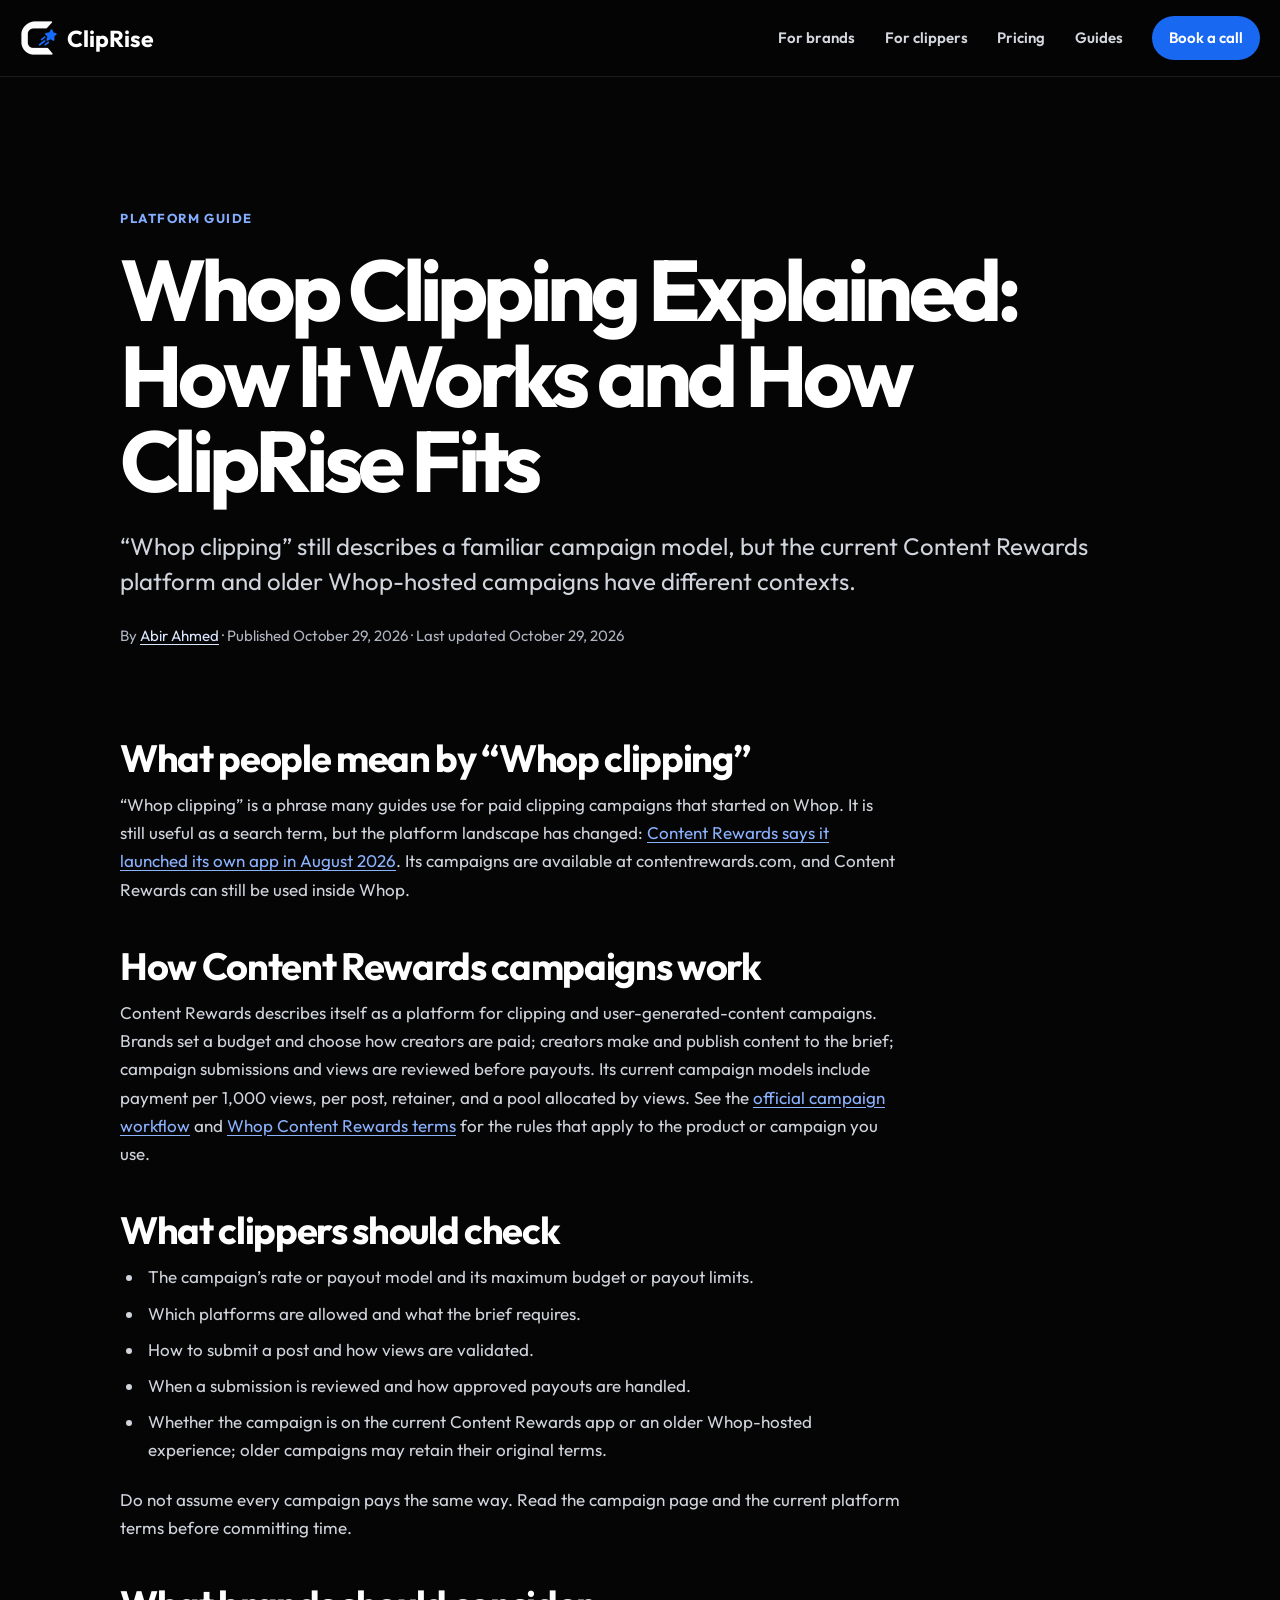
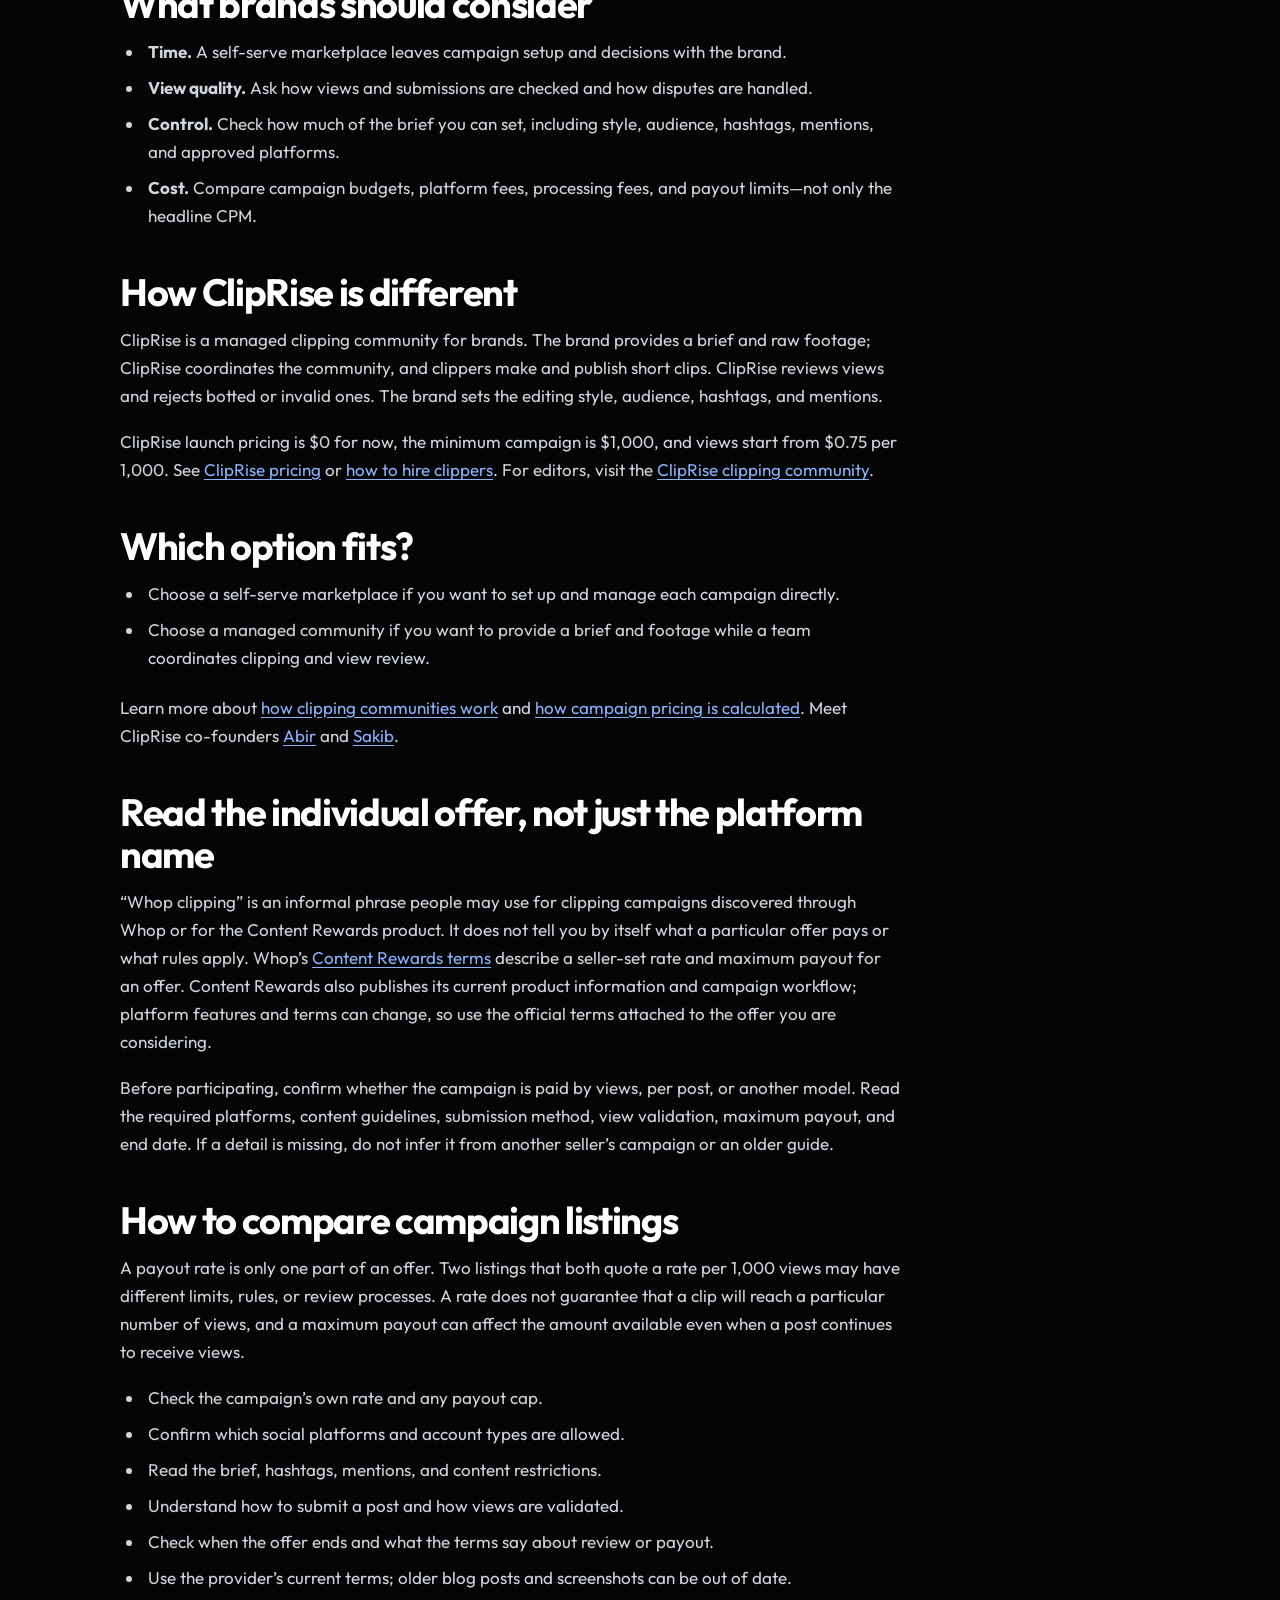
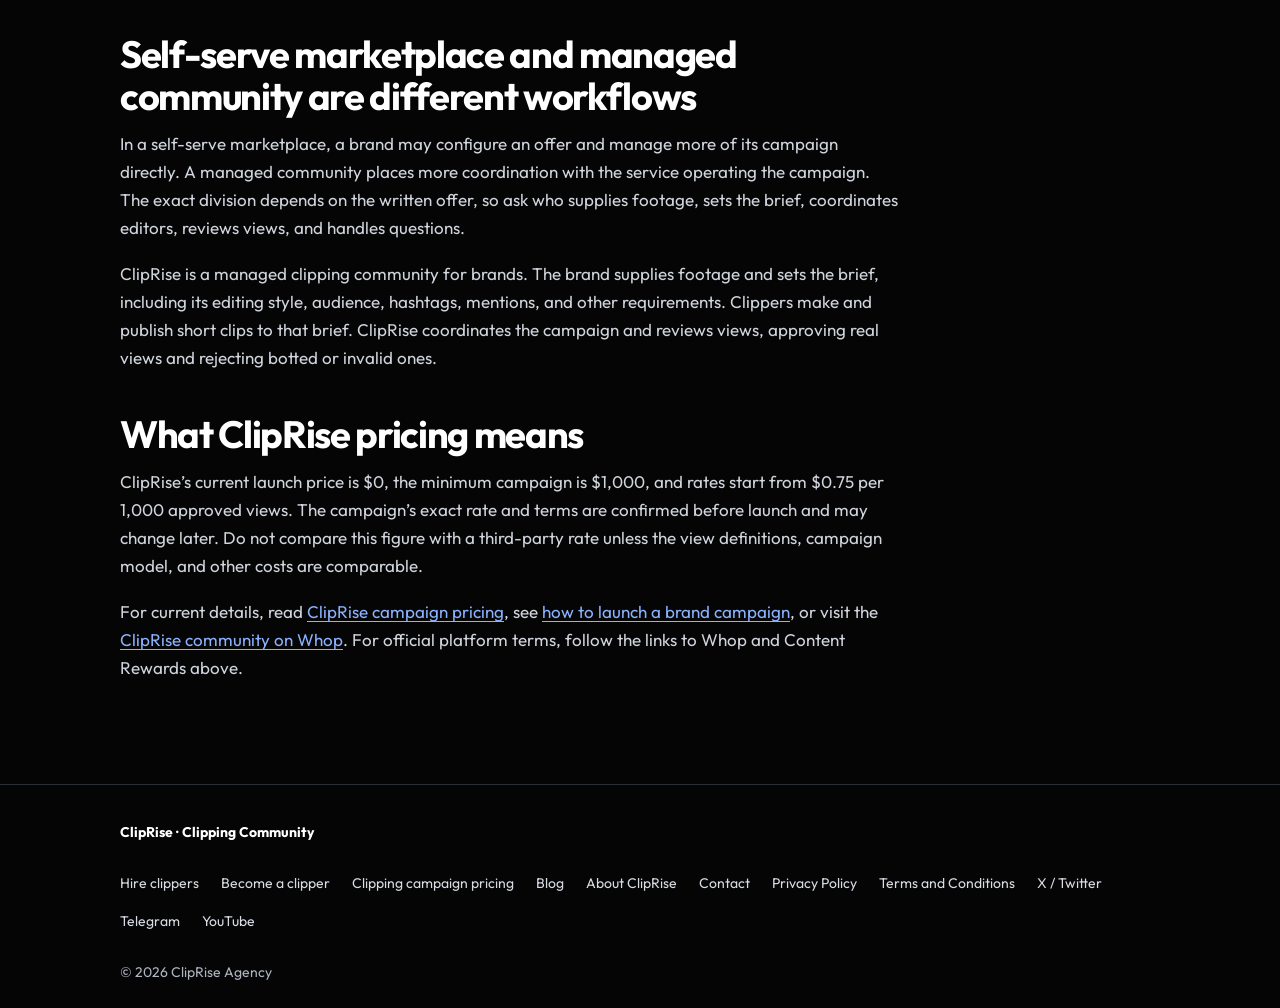
<file: blog/whop-clipping-explained/index.html>
<!DOCTYPE html>
<html lang="en">
<head>
<meta charset="utf-8"><meta name="viewport" content="width=device-width, initial-scale=1"><meta name="theme-color" content="#040508">
<title>Whop Clipping Explained: How It Works and How ClipRise Fits | ClipRise</title>
<meta name="description" content="How “Whop clipping” is used today, what Content Rewards says about its current platform, and how a managed clipping community like ClipRise works.">
<link rel="canonical" href="https://cliptorise.site/blog/whop-clipping-explained/"><link rel="icon" type="image/png" sizes="128x128" href="../../assets/logos/favicon.png">
<meta property="og:type" content="article"><meta property="og:site_name" content="ClipRise"><meta property="og:title" content="Whop Clipping Explained: How It Works and How ClipRise Fits"><meta property="og:description" content="How “Whop clipping” is used today, what Content Rewards says about its current platform, and how a managed clipping community like ClipRise works."><meta property="og:url" content="https://cliptorise.site/blog/whop-clipping-explained/"><meta property="og:image" content="https://cliptorise.site/assets/social/cliprise-og.jpg"><meta property="og:image:width" content="1200"><meta property="og:image:height" content="630"><meta property="og:image:alt" content="ClipRise managed clipping campaigns, view review, and campaign pricing."><meta name="twitter:card" content="summary_large_image">
<link rel="preload" href="../../assets/fonts/outfit-latin.woff2" as="font" type="font/woff2" crossorigin><link rel="stylesheet" href="../../assets/css/site-fonts.css"><link rel="stylesheet" href="../../assets/css/seo-pages.css">
<script type="application/ld+json">{"@context":"https://schema.org","@type":"Article","headline":"Whop Clipping Explained: How It Works and How ClipRise Fits","description":"How “Whop clipping” is used today, what Content Rewards says about its current platform, and how a managed clipping community like ClipRise works.","mainEntityOfPage":{"@type":"WebPage","@id":"https://cliptorise.site/blog/whop-clipping-explained/"},"publisher":{"@type":"Organization","name":"ClipRise","url":"https://cliptorise.site/","logo":{"@type":"ImageObject","url":"https://cliptorise.site/assets/logos/cliprise-mark-centered.png"}},"author":{"@type":"Person","name":"Abir Ahmed","url":"https://cliptorise.site/about/abir/"},"datePublished":"2026-10-29","dateModified":"2026-10-28"}</script>
<link rel="manifest" href="../../site.webmanifest"></head>
<body>
<a class="skip-link" href="#main-content">Skip to main content</a>
<header class="site-header"><div class="nav-wrap"><a class="site-brand" href="../../index.html"><img width="38" height="38" src="../../assets/logos/cliprise-mark-small.png" alt=""><span>ClipRise</span></a><nav class="primary-nav" aria-label="Main navigation"><a href="../../brands/index.html">For brands</a><a href="../../clippers/index.html">For clippers</a><a href="../../pricing/index.html">Pricing</a><a href="../index.html">Guides</a><a class="nav-cta" href="https://cal.com/abir-ahmed-6wh8jy/cliprise-organization" target="_blank" rel="noopener noreferrer">Book a call</a></nav></div></header>
<main id="main-content" class="page-shell"><header class="page-hero article-head"><span class="eyebrow">Platform guide</span><h1>Whop Clipping Explained: How It Works and How ClipRise Fits</h1><p class="lead">“Whop clipping” still describes a familiar campaign model, but the current Content Rewards platform and older Whop-hosted campaigns have different contexts.</p><p class="article-meta">By <a href="../../about/abir/index.html">Abir Ahmed</a> · Published <time datetime="2026-10-29">October 29, 2026</time> · Last updated <time datetime="2026-10-29">October 29, 2026</time></p></header>
<article class="article-copy">
<h2>What people mean by “Whop clipping”</h2><p>“Whop clipping” is a phrase many guides use for paid clipping campaigns that started on Whop. It is still useful as a search term, but the platform landscape has changed: <a href="https://contentrewards.com/about" target="_blank" rel="noopener noreferrer">Content Rewards says it launched its own app in August 2026</a>. Its campaigns are available at contentrewards.com, and Content Rewards can still be used inside Whop.</p>
<h2>How Content Rewards campaigns work</h2><p>Content Rewards describes itself as a platform for clipping and user-generated-content campaigns. Brands set a budget and choose how creators are paid; creators make and publish content to the brief; campaign submissions and views are reviewed before payouts. Its current campaign models include payment per 1,000 views, per post, retainer, and a pool allocated by views. See the <a href="https://help.contentrewards.com/en/articles/15319790-how-content-rewards-works" target="_blank" rel="noopener noreferrer">official campaign workflow</a> and <a href="https://whop.com/content-rewards-terms-of-service" target="_blank" rel="noopener noreferrer">Whop Content Rewards terms</a> for the rules that apply to the product or campaign you use.</p>
<h2>What clippers should check</h2><ul><li>The campaign’s rate or payout model and its maximum budget or payout limits.</li><li>Which platforms are allowed and what the brief requires.</li><li>How to submit a post and how views are validated.</li><li>When a submission is reviewed and how approved payouts are handled.</li><li>Whether the campaign is on the current Content Rewards app or an older Whop-hosted experience; older campaigns may retain their original terms.</li></ul><p>Do not assume every campaign pays the same way. Read the campaign page and the current platform terms before committing time.</p>
<h2>What brands should consider</h2><ul><li><strong>Time.</strong> A self-serve marketplace leaves campaign setup and decisions with the brand.</li><li><strong>View quality.</strong> Ask how views and submissions are checked and how disputes are handled.</li><li><strong>Control.</strong> Check how much of the brief you can set, including style, audience, hashtags, mentions, and approved platforms.</li><li><strong>Cost.</strong> Compare campaign budgets, platform fees, processing fees, and payout limits—not only the headline CPM.</li></ul>
<h2>How ClipRise is different</h2><p>ClipRise is a managed clipping community for brands. The brand provides a brief and raw footage; ClipRise coordinates the community, and clippers make and publish short clips. ClipRise reviews views and rejects botted or invalid ones. The brand sets the editing style, audience, hashtags, and mentions.</p><p>ClipRise launch pricing is $0 for now, the minimum campaign is $1,000, and views start from $0.75 per 1,000. See <a href="../../pricing/index.html">ClipRise pricing</a> or <a href="../../brands/index.html">how to hire clippers</a>. For editors, visit the <a href="../../clippers/index.html">ClipRise clipping community</a>.</p>
<h2>Which option fits?</h2><ul><li>Choose a self-serve marketplace if you want to set up and manage each campaign directly.</li><li>Choose a managed community if you want to provide a brief and footage while a team coordinates clipping and view review.</li></ul><p>Learn more about <a href="../what-is-a-clipping-community/index.html">how clipping communities work</a> and <a href="../clipping-campaign-cost-per-1000-views/index.html">how campaign pricing is calculated</a>. Meet ClipRise co-founders <a href="../../about/abir/index.html">Abir</a> and <a href="../../about/sakib/index.html">Sakib</a>.</p>

<h2>Read the individual offer, not just the platform name</h2><p>“Whop clipping” is an informal phrase people may use for clipping campaigns discovered through Whop or for the Content Rewards product. It does not tell you by itself what a particular offer pays or what rules apply. Whop’s <a href="https://whop.com/content-rewards-terms-of-service" target="_blank" rel="noopener noreferrer">Content Rewards terms</a> describe a seller-set rate and maximum payout for an offer. Content Rewards also publishes its current product information and campaign workflow; platform features and terms can change, so use the official terms attached to the offer you are considering.</p><p>Before participating, confirm whether the campaign is paid by views, per post, or another model. Read the required platforms, content guidelines, submission method, view validation, maximum payout, and end date. If a detail is missing, do not infer it from another seller’s campaign or an older guide.</p>
<h2>How to compare campaign listings</h2><p>A payout rate is only one part of an offer. Two listings that both quote a rate per 1,000 views may have different limits, rules, or review processes. A rate does not guarantee that a clip will reach a particular number of views, and a maximum payout can affect the amount available even when a post continues to receive views.</p><ul><li>Check the campaign’s own rate and any payout cap.</li><li>Confirm which social platforms and account types are allowed.</li><li>Read the brief, hashtags, mentions, and content restrictions.</li><li>Understand how to submit a post and how views are validated.</li><li>Check when the offer ends and what the terms say about review or payout.</li><li>Use the provider’s current terms; older blog posts and screenshots can be out of date.</li></ul>
<h2>Self-serve marketplace and managed community are different workflows</h2><p>In a self-serve marketplace, a brand may configure an offer and manage more of its campaign directly. A managed community places more coordination with the service operating the campaign. The exact division depends on the written offer, so ask who supplies footage, sets the brief, coordinates editors, reviews views, and handles questions.</p><p>ClipRise is a managed clipping community for brands. The brand supplies footage and sets the brief, including its editing style, audience, hashtags, mentions, and other requirements. Clippers make and publish short clips to that brief. ClipRise coordinates the campaign and reviews views, approving real views and rejecting botted or invalid ones.</p>
<h2>What ClipRise pricing means</h2><p>ClipRise’s current launch price is $0, the minimum campaign is $1,000, and rates start from $0.75 per 1,000 approved views. The campaign’s exact rate and terms are confirmed before launch and may change later. Do not compare this figure with a third-party rate unless the view definitions, campaign model, and other costs are comparable.</p><p>For current details, read <a href="../../pricing/index.html">ClipRise campaign pricing</a>, see <a href="../../brands/index.html">how to launch a brand campaign</a>, or visit the <a href="https://whop.com/cliptorise" target="_blank" rel="noopener noreferrer">ClipRise community on Whop</a>. For official platform terms, follow the links to Whop and Content Rewards above.</p>
</article></main>
<footer class="site-footer"><div class="footer-wrap"><span class="footer-brand">ClipRise · Clipping Community</span><nav class="footer-links" aria-label="Footer navigation"><a href="../../brands/index.html">Hire clippers</a><a href="../../clippers/index.html">Become a clipper</a><a href="../../pricing/index.html">Clipping campaign pricing</a><a href="../index.html">Blog</a><a href="../../about/index.html">About ClipRise</a><a href="../../contact/index.html">Contact</a><a href="../../privacy.html">Privacy Policy</a><a href="../../terms.html">Terms and Conditions</a><a href="https://x.com/CliptoRise" target="_blank" rel="noopener noreferrer">X / Twitter</a><a href="https://t.me/ClipRiseAcademy" target="_blank" rel="noopener noreferrer">Telegram</a><a href="https://www.youtube.com/@CliptoRisee" target="_blank" rel="noopener noreferrer">YouTube</a></nav><span>© 2026 ClipRise Agency</span></div></footer>
</body></html>
</file>
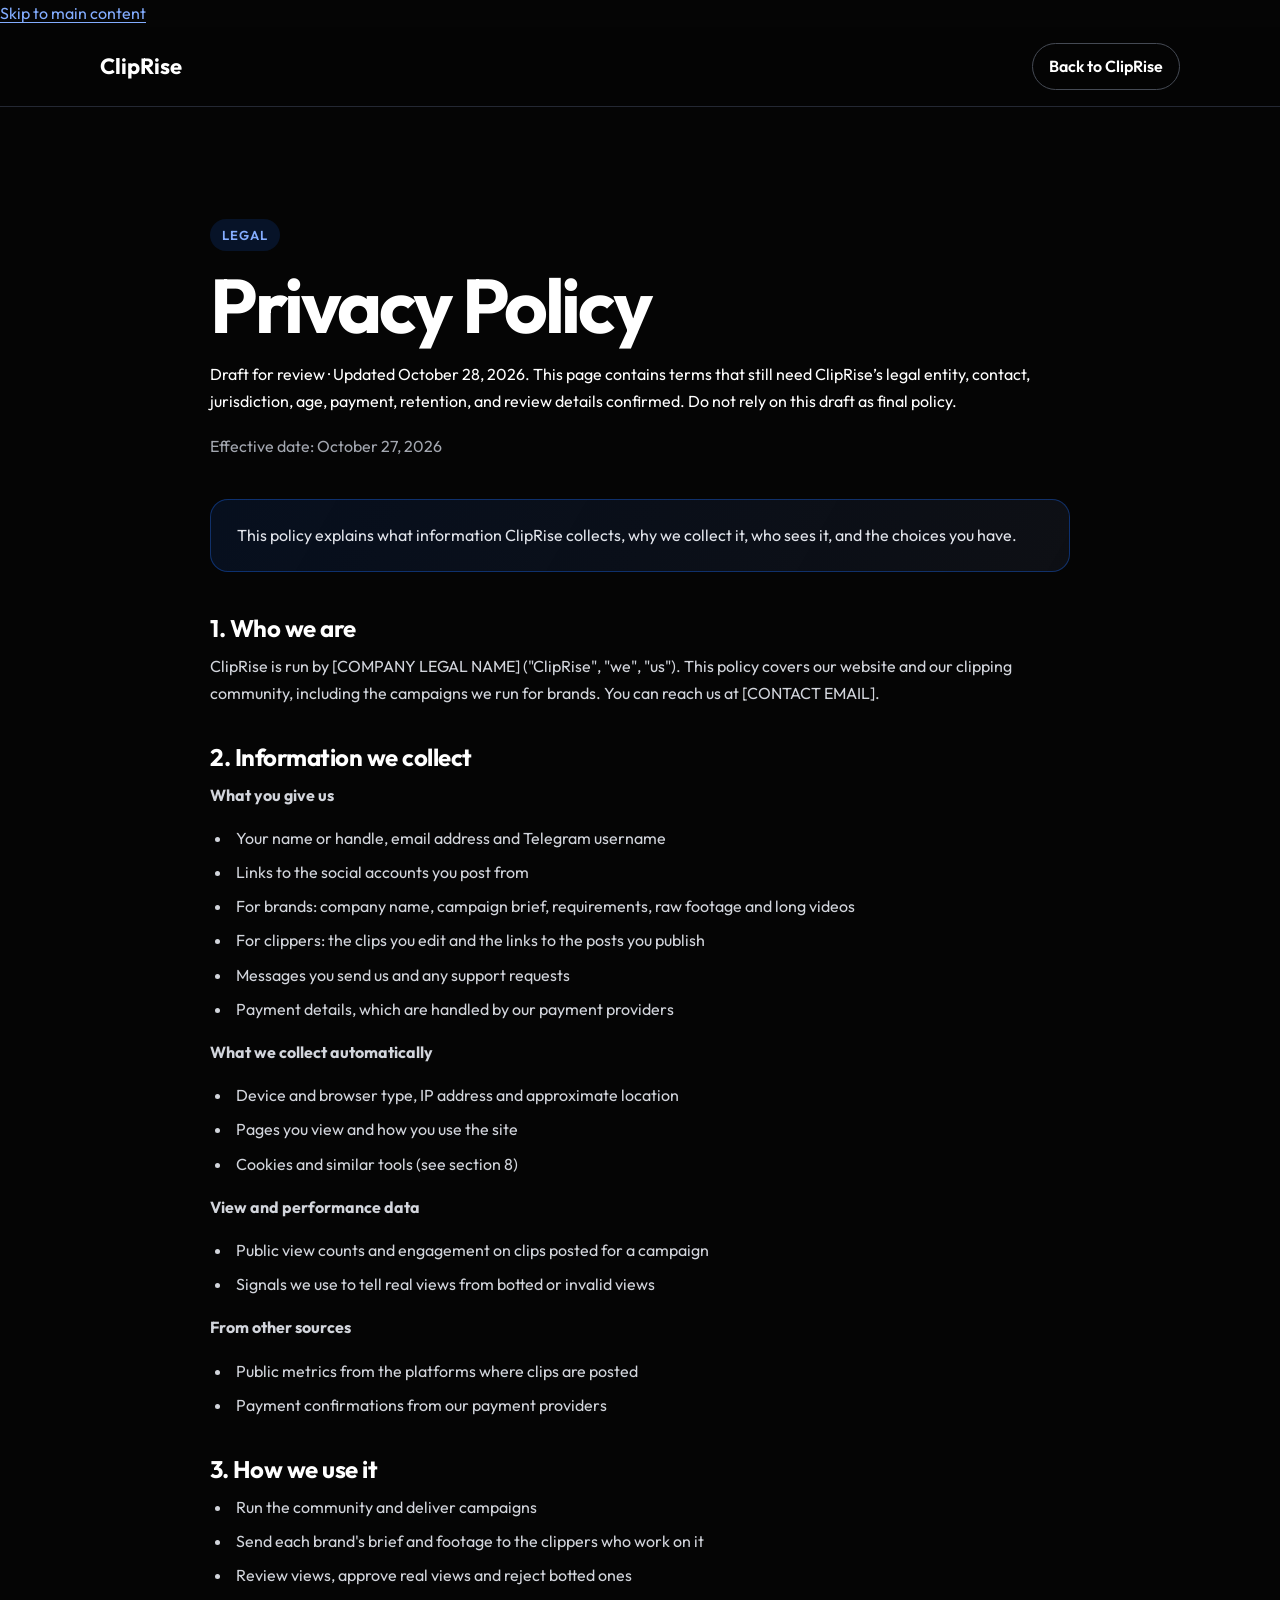
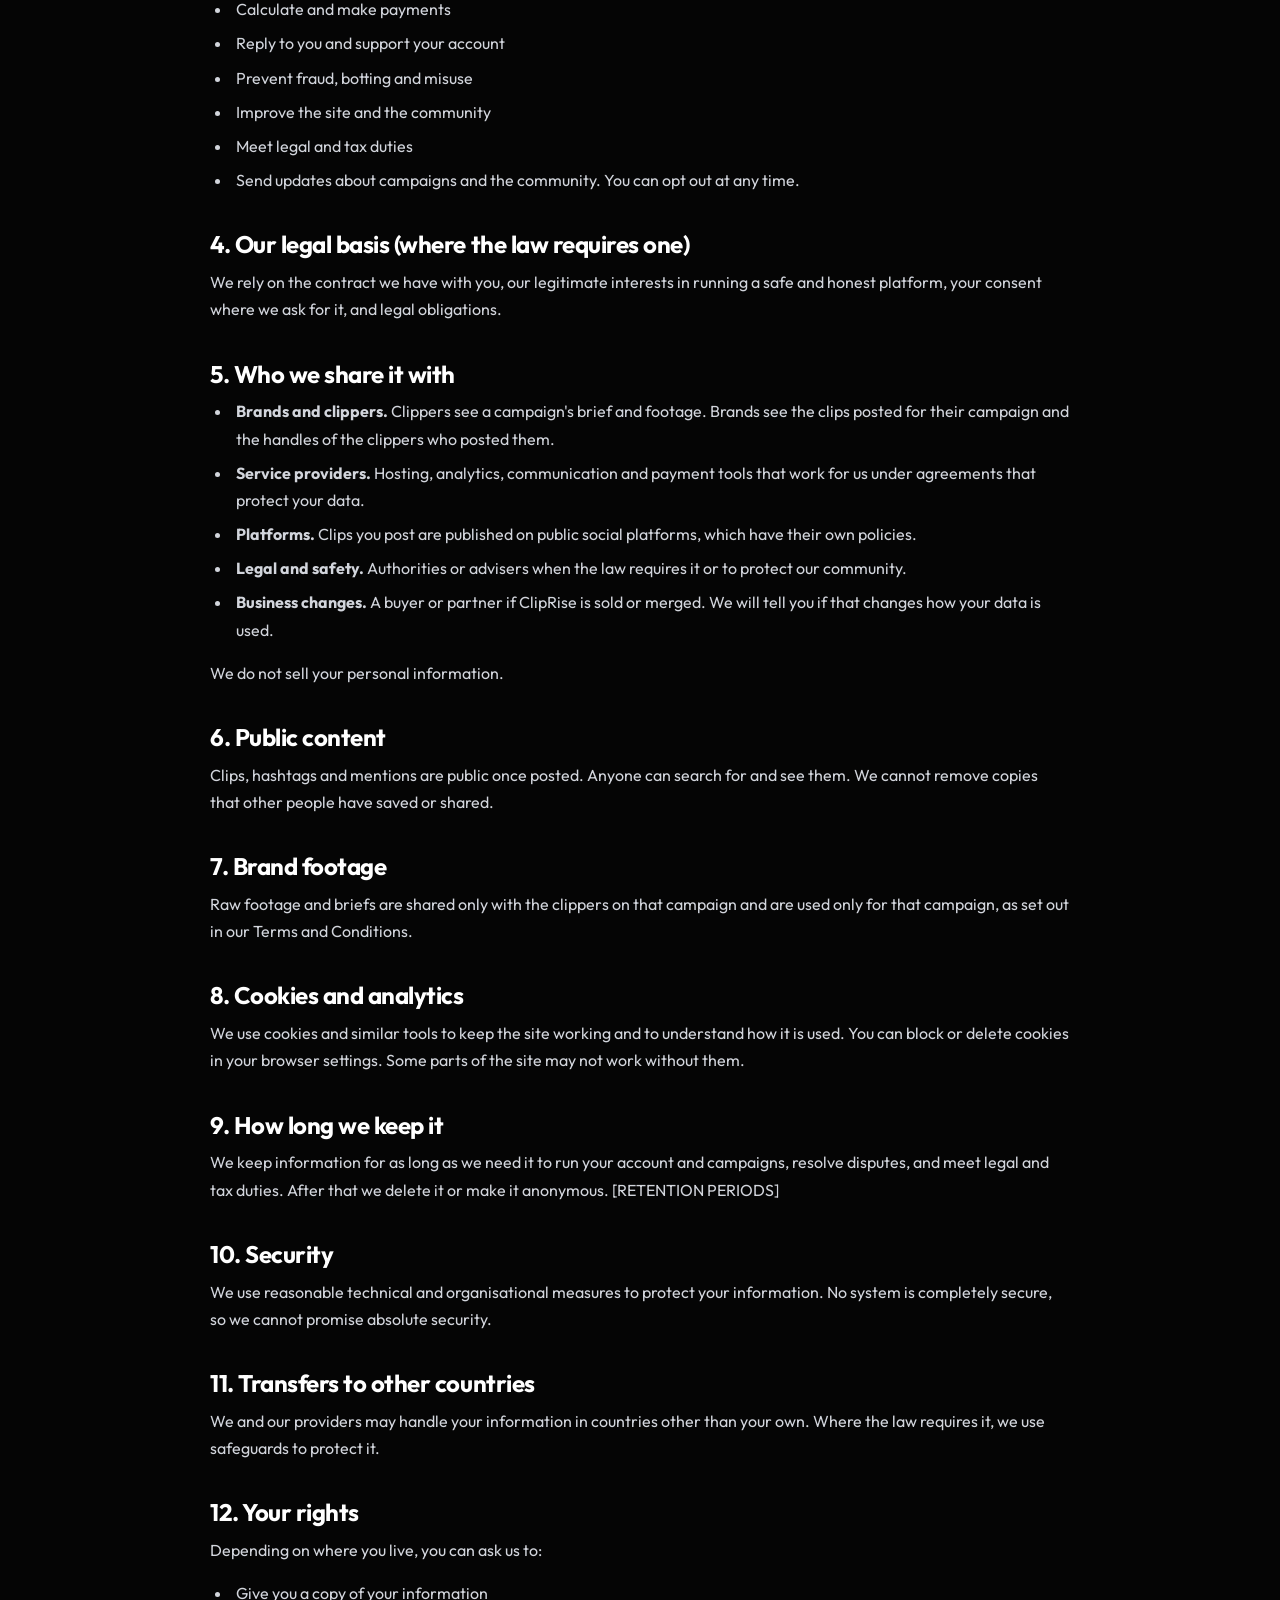
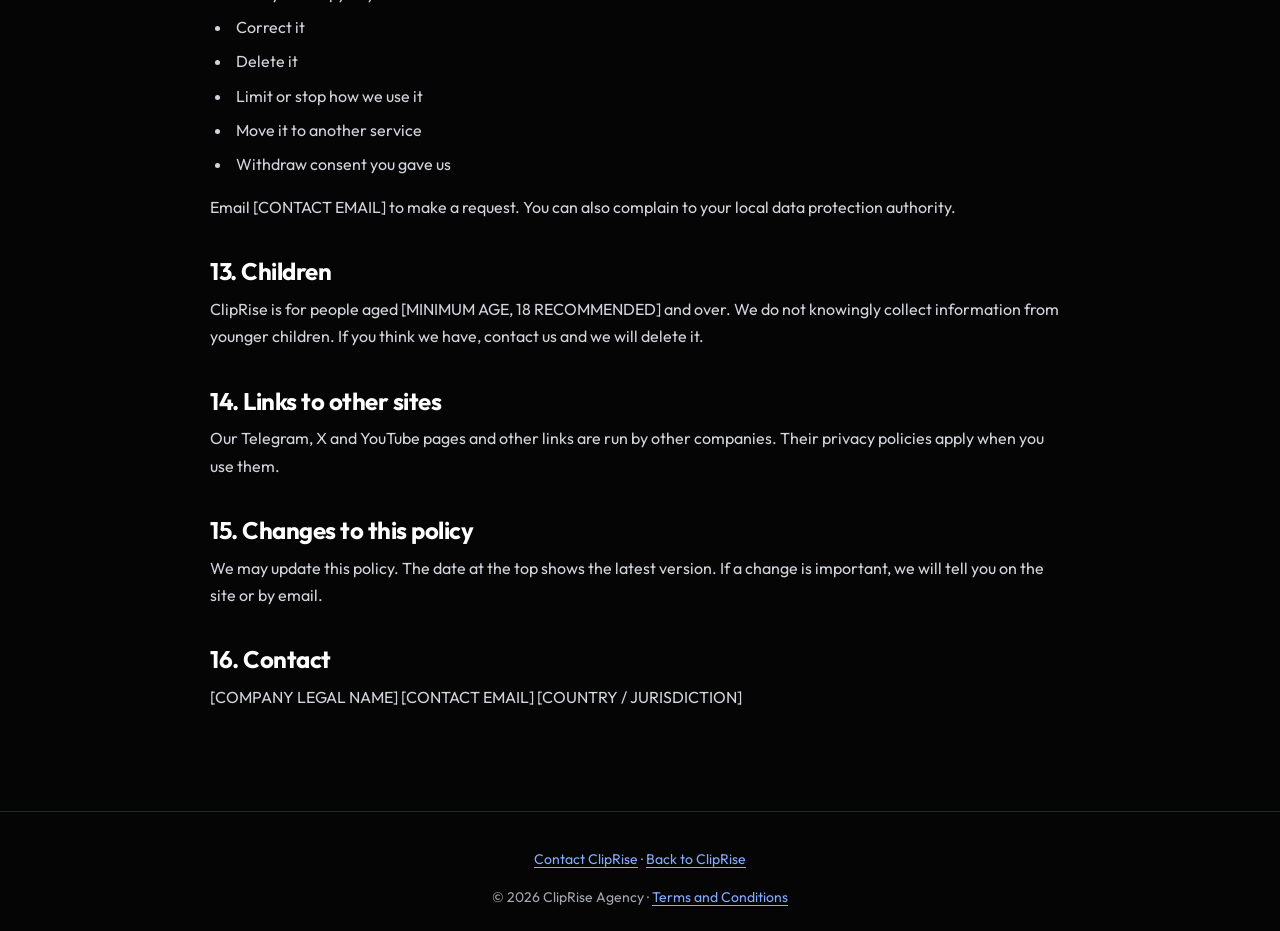
<file: privacy.html>
<!DOCTYPE html>
<html lang="en">
<head>
<meta name="robots" content="noindex,follow">
<meta charset="utf-8">
<meta name="viewport" content="width=device-width, initial-scale=1">
<meta name="theme-color" content="#040508">
<title>Privacy Policy | ClipRise</title>
<meta name="description" content="Read how ClipRise handles information connected with its website, clipping community, and campaigns.">
<link rel="canonical" href="https://cliptorise.site/privacy.html">
<link rel="icon" type="image/png" sizes="128x128" href="assets/logos/favicon.png">
<meta property="og:type" content="website"><meta property="og:site_name" content="ClipRise"><meta property="og:title" content="Privacy Policy | ClipRise"><meta property="og:description" content="Read how ClipRise handles information connected with its website, clipping community, and campaigns."><meta property="og:url" content="https://cliptorise.site/privacy.html"><meta property="og:image" content="https://cliptorise.site/assets/social/cliprise-og.jpg"><meta property="og:image:width" content="1200"><meta property="og:image:height" content="630"><meta property="og:image:alt" content="ClipRise managed clipping campaigns, view review, and campaign pricing."><meta name="twitter:card" content="summary_large_image">
<link rel="preload" href="assets/fonts/outfit-latin.woff2" as="font" type="font/woff2" crossorigin><link rel="stylesheet" href="assets/css/site-fonts.css">
<style>
:root{color-scheme:dark;--bg:#050505;--panel:#101218;--blue:#1a6dff;--muted:#a3a7b0;--line:#242833}
*{box-sizing:border-box}body{margin:0;background:var(--bg);color:#fff;font:16px/1.7 'Outfit',system-ui,sans-serif}
a{color:#83adff;text-underline-offset:3px}a:hover{color:#fff}
header{position:sticky;top:0;z-index:2;padding:16px 24px;background:rgba(5,5,5,.86);border-bottom:1px solid var(--line);backdrop-filter:blur(16px)}
.nav{width:min(1080px,100%);margin:auto;display:flex;align-items:center;justify-content:space-between;gap:20px}
.brand{color:#fff;text-decoration:none;font-size:22px;font-weight:700}.back{display:inline-flex;align-items:center;padding:9px 16px;border:1px solid #454a54;border-radius:999px;color:#fff;text-decoration:none;font-weight:600;transition:background .2s,color .2s,border-color .2s}
.back:hover{background:#fff;color:#050505;border-color:#fff}
main{width:min(860px,calc(100% - 40px));margin:clamp(54px,9vw,112px) auto 100px}
.eyebrow{display:inline-block;margin-bottom:16px;padding:5px 12px;border-radius:999px;background:rgba(26,109,255,.14);color:#85adff;font-size:13px;font-weight:600;letter-spacing:.08em;text-transform:uppercase}
h1{margin:0;font-size:clamp(42px,7vw,76px);line-height:1.02;letter-spacing:-.045em}
.updated{margin:18px 0 38px;color:var(--muted)}.intro{padding:22px 26px;border:1px solid rgba(26,109,255,.36);border-radius:18px;background:linear-gradient(120deg,rgba(26,109,255,.1),rgba(16,18,24,.82));}
.intro p{margin:0;color:#e1e4eb}.copy{margin-top:42px}.copy h2{margin:36px 0 10px;font-size:24px;line-height:1.2;letter-spacing:-.02em}.copy h3{margin:26px 0 8px;font-size:19px;line-height:1.3}.copy p,.copy ul,.copy ol{margin:0 0 16px;color:#d2d5dc}.copy ul,.copy ol{padding-left:22px}.copy li{padding-left:4px;margin:7px 0}
footer{padding:22px 24px;border-top:1px solid var(--line);color:var(--muted);text-align:center;font-size:14px}
@media(max-width:520px){header{padding:14px 18px}.back{font-size:14px}main{width:calc(100% - 36px)}.intro{padding:18px}.copy h2{font-size:21px}}
</style>
<link rel="manifest" href="site.webmanifest"></head>
<body>
<a class="skip-link" href="#main-content">Skip to main content</a>
<header><nav class="nav"><a class="brand" href="index.html">ClipRise</a><a class="back" href="index.html">Back to ClipRise</a></nav></header>
<main id="main-content">
  <span class="eyebrow">Legal</span>
  <h1>Privacy Policy</h1>
  <p class="draft-note">Draft for review · Updated October 28, 2026. This page contains terms that still need ClipRise’s legal entity, contact, jurisdiction, age, payment, retention, and review details confirmed. Do not rely on this draft as final policy.</p>
  <p class="updated">Effective date: October 27, 2026</p>
  <div class="intro"><p>This policy explains what information ClipRise collects, why we collect it, who sees it, and the choices you have.</p></div>
  <div class="copy">
    <h2>1. Who we are</h2>
    <p>ClipRise is run by [COMPANY LEGAL NAME] ("ClipRise", "we", "us"). This policy covers our website and our clipping community, including the campaigns we run for brands. You can reach us at [CONTACT EMAIL].</p>
    <h2>2. Information we collect</h2>
    <p><strong>What you give us</strong></p>
    <ul>
    <li>Your name or handle, email address and Telegram username</li>
    <li>Links to the social accounts you post from</li>
    <li>For brands: company name, campaign brief, requirements, raw footage and long videos</li>
    <li>For clippers: the clips you edit and the links to the posts you publish</li>
    <li>Messages you send us and any support requests</li>
    <li>Payment details, which are handled by our payment providers</li>
    </ul>
    <p><strong>What we collect automatically</strong></p>
    <ul>
    <li>Device and browser type, IP address and approximate location</li>
    <li>Pages you view and how you use the site</li>
    <li>Cookies and similar tools (see section 8)</li>
    </ul>
    <p><strong>View and performance data</strong></p>
    <ul>
    <li>Public view counts and engagement on clips posted for a campaign</li>
    <li>Signals we use to tell real views from botted or invalid views</li>
    </ul>
    <p><strong>From other sources</strong></p>
    <ul>
    <li>Public metrics from the platforms where clips are posted</li>
    <li>Payment confirmations from our payment providers</li>
    </ul>
    <h2>3. How we use it</h2>
    <ul>
    <li>Run the community and deliver campaigns</li>
    <li>Send each brand's brief and footage to the clippers who work on it</li>
    <li>Review views, approve real views and reject botted ones</li>
    <li>Calculate and make payments</li>
    <li>Reply to you and support your account</li>
    <li>Prevent fraud, botting and misuse</li>
    <li>Improve the site and the community</li>
    <li>Meet legal and tax duties</li>
    <li>Send updates about campaigns and the community. You can opt out at any time.</li>
    </ul>
    <h2>4. Our legal basis (where the law requires one)</h2>
    <p>We rely on the contract we have with you, our legitimate interests in running a safe and honest platform, your consent where we ask for it, and legal obligations.</p>
    <h2>5. Who we share it with</h2>
    <ul>
    <li><strong>Brands and clippers.</strong> Clippers see a campaign's brief and footage. Brands see the clips posted for their campaign and the handles of the clippers who posted them.</li>
    <li><strong>Service providers.</strong> Hosting, analytics, communication and payment tools that work for us under agreements that protect your data.</li>
    <li><strong>Platforms.</strong> Clips you post are published on public social platforms, which have their own policies.</li>
    <li><strong>Legal and safety.</strong> Authorities or advisers when the law requires it or to protect our community.</li>
    <li><strong>Business changes.</strong> A buyer or partner if ClipRise is sold or merged. We will tell you if that changes how your data is used.</li>
    </ul>
    <p>We do not sell your personal information.</p>
    <h2>6. Public content</h2>
    <p>Clips, hashtags and mentions are public once posted. Anyone can search for and see them. We cannot remove copies that other people have saved or shared.</p>
    <h2>7. Brand footage</h2>
    <p>Raw footage and briefs are shared only with the clippers on that campaign and are used only for that campaign, as set out in our Terms and Conditions.</p>
    <h2>8. Cookies and analytics</h2>
    <p>We use cookies and similar tools to keep the site working and to understand how it is used. You can block or delete cookies in your browser settings. Some parts of the site may not work without them.</p>
    <h2>9. How long we keep it</h2>
    <p>We keep information for as long as we need it to run your account and campaigns, resolve disputes, and meet legal and tax duties. After that we delete it or make it anonymous. [RETENTION PERIODS]</p>
    <h2>10. Security</h2>
    <p>We use reasonable technical and organisational measures to protect your information. No system is completely secure, so we cannot promise absolute security.</p>
    <h2>11. Transfers to other countries</h2>
    <p>We and our providers may handle your information in countries other than your own. Where the law requires it, we use safeguards to protect it.</p>
    <h2>12. Your rights</h2>
    <p>Depending on where you live, you can ask us to:</p>
    <ul>
    <li>Give you a copy of your information</li>
    <li>Correct it</li>
    <li>Delete it</li>
    <li>Limit or stop how we use it</li>
    <li>Move it to another service</li>
    <li>Withdraw consent you gave us</li>
    </ul>
    <p>Email [CONTACT EMAIL] to make a request. You can also complain to your local data protection authority.</p>
    <h2>13. Children</h2>
    <p>ClipRise is for people aged [MINIMUM AGE, 18 RECOMMENDED] and over. We do not knowingly collect information from younger children. If you think we have, contact us and we will delete it.</p>
    <h2>14. Links to other sites</h2>
    <p>Our Telegram, X and YouTube pages and other links are run by other companies. Their privacy policies apply when you use them.</p>
    <h2>15. Changes to this policy</h2>
    <p>We may update this policy. The date at the top shows the latest version. If a change is important, we will tell you on the site or by email.</p>
    <h2>16. Contact</h2>
    <p>[COMPANY LEGAL NAME] [CONTACT EMAIL] [COUNTRY / JURISDICTION]</p>
  </div>
</main>
<footer><p><a href="contact/index.html">Contact ClipRise</a> · <a href="index.html">Back to ClipRise</a></p>© 2026 ClipRise Agency · <a href="terms.html">Terms and Conditions</a></footer>
</body>
</html>
</file>
<file: assets/css/site-fonts.css>
@font-face{font-family:'Outfit';font-style:normal;font-weight:400;font-display:swap;src:url('../fonts/outfit-latin.woff2') format('woff2');unicode-range:U+0000-00FF,U+0131,U+0152-0153,U+02BB-02BC,U+02C6,U+02DA,U+02DC,U+0304,U+0308,U+0329,U+2000-206F,U+20AC,U+2122,U+2191,U+2193,U+2212,U+2215,U+FEFF,U+FFFD}
@font-face{font-family:'Outfit';font-style:normal;font-weight:500;font-display:swap;src:url('../fonts/outfit-latin.woff2') format('woff2');unicode-range:U+0000-00FF,U+0131,U+0152-0153,U+02BB-02BC,U+02C6,U+02DA,U+02DC,U+0304,U+0308,U+0329,U+2000-206F,U+20AC,U+2122,U+2191,U+2193,U+2212,U+2215,U+FEFF,U+FFFD}
@font-face{font-family:'Outfit';font-style:normal;font-weight:600;font-display:swap;src:url('../fonts/outfit-latin.woff2') format('woff2');unicode-range:U+0000-00FF,U+0131,U+0152-0153,U+02BB-02BC,U+02C6,U+02DA,U+02DC,U+0304,U+0308,U+0329,U+2000-206F,U+20AC,U+2122,U+2191,U+2193,U+2212,U+2215,U+FEFF,U+FFFD}
@font-face{font-family:'Outfit';font-style:normal;font-weight:700;font-display:swap;src:url('../fonts/outfit-latin.woff2') format('woff2');unicode-range:U+0000-00FF,U+0131,U+0152-0153,U+02BB-02BC,U+02C6,U+02DA,U+02DC,U+0304,U+0308,U+0329,U+2000-206F,U+20AC,U+2122,U+2191,U+2193,U+2212,U+2215,U+FEFF,U+FFFD}
@font-face{font-family:'Instrument Serif';font-style:italic;font-weight:400;font-display:swap;src:url('../fonts/instrument-serif-latin-italic.woff2') format('woff2');unicode-range:U+0000-00FF,U+0131,U+0152-0153,U+02BB-02BC,U+02C6,U+02DA,U+02DC,U+0304,U+0308,U+0329,U+2000-206F,U+20AC,U+2122,U+2191,U+2193,U+2212,U+2215,U+FEFF,U+FFFD}
</file>
<file: assets/css/seo-pages.css>
:root{color-scheme:dark;--bg:#050505;--panel:#11141a;--line:#292e38;--blue:#1a6dff;--muted:#aeb4c0;--white:#fff;--e:cubic-bezier(.22,1,.36,1)}
*{box-sizing:border-box}html{scroll-behavior:smooth}body{margin:0;background:var(--bg);color:var(--white);font:17px/1.65 'Outfit',system-ui,-apple-system,'Segoe UI',sans-serif}a{color:#8bb2ff;text-underline-offset:3px}a:hover{color:#fff}a:focus-visible{outline:3px solid var(--blue);outline-offset:4px;border-radius:4px}
.site-header{position:sticky;top:0;z-index:5;border-bottom:1px solid rgba(255,255,255,.09);background:rgba(5,5,5,.82);-webkit-backdrop-filter:blur(18px);backdrop-filter:blur(18px)}.nav-wrap{width:min(1240px,calc(100% - 40px));min-height:76px;margin:auto;display:flex;align-items:center;justify-content:space-between;gap:22px}.site-brand{display:inline-flex;align-items:center;gap:9px;color:#fff;text-decoration:none;font-size:23px;font-weight:700;white-space:nowrap;line-height:1}.site-brand img{display:block;flex:0 0 auto;width:38px;height:38px;object-fit:contain}.primary-nav{display:flex;align-items:center;gap:clamp(14px,2.3vw,30px)}.primary-nav a{color:#d4d7de;text-decoration:none;font-size:15px;font-weight:600;white-space:nowrap}.primary-nav a:hover{color:var(--blue)}.primary-nav .nav-cta{padding:10px 17px;border-radius:999px;background:#1968f2;color:#fff}.primary-nav .nav-cta:hover{background:#fff;color:#050505}
.back-link{display:inline-flex;align-items:center;gap:8px;margin-top:24px;padding:9px 15px;border:1px solid rgba(255,255,255,.2);border-radius:999px;background:rgba(255,255,255,.04);color:#e5eaf5;text-decoration:none;font-weight:600;transition:background .2s,border-color .2s,color .2s,transform .25s var(--e)}.back-link:hover{transform:translateX(-3px);border-color:rgba(26,109,255,.7);background:rgba(26,109,255,.12);color:#fff}.page-shell{width:min(1040px,calc(100% - 40px));margin:0 auto}.page-hero{padding:clamp(64px,10vw,126px) 0 clamp(40px,6vw,72px)}.eyebrow{display:inline-block;margin-bottom:18px;color:#84adff;font-size:13px;font-weight:700;letter-spacing:.12em;text-transform:uppercase}.page-hero h1{max-width:17ch;margin:0;font-size:clamp(44px,8vw,86px);line-height:.99;letter-spacing:-.055em}.page-hero .lead{max-width:66ch;margin-top:26px;color:#d0d4dc;font-size:clamp(19px,2vw,24px);line-height:1.48}.section{padding:28px 0 56px}.section h2{margin:0 0 20px;font-size:clamp(30px,4vw,46px);line-height:1.08;letter-spacing:-.04em}.section h3{margin:0 0 10px;font-size:22px;line-height:1.2;letter-spacing:-.025em}.section p{margin:0 0 16px;color:#d0d4dc}.section ul,.section ol{margin:0 0 22px;padding-left:24px;color:#d0d4dc}.section li{padding-left:5px;margin:8px 0}.grid{display:grid;grid-template-columns:repeat(auto-fit,minmax(230px,1fr));gap:16px;margin:26px 0 0}.panel{padding:24px;border:1px solid var(--line);border-radius:20px;background:linear-gradient(150deg,rgba(255,255,255,.045),rgba(255,255,255,.015))}.panel h3{color:#fff}.panel p:last-child{margin-bottom:0}.price-grid{display:grid;grid-template-columns:repeat(3,minmax(0,1fr));gap:16px;margin-top:36px}.price-card{padding:clamp(22px,3vw,34px);border:1px solid var(--line);border-radius:22px;background:var(--panel)}.price-card.featured{border-color:rgba(26,109,255,.65);box-shadow:0 12px 48px -35px rgba(26,109,255,.8)}.price-value{display:block;margin-bottom:12px;color:#fff;font-size:clamp(42px,5vw,66px);font-weight:700;line-height:1;letter-spacing:-.05em}.price-card.featured .price-value{color:#79a8ff}.price-card p{color:var(--muted)}.callout{margin:24px 0;padding:20px 24px;border-left:3px solid var(--blue);border-radius:0 14px 14px 0;background:rgba(26,109,255,.1);color:#e1e7f3}.actions{display:flex;flex-wrap:wrap;gap:12px;margin-top:26px}.button{display:inline-flex;align-items:center;justify-content:center;min-height:52px;padding:0 24px;border:1px solid #1968f2;border-radius:999px;background:#1968f2;color:#fff;text-decoration:none;font-weight:700;transition:transform .25s var(--e),background .2s,color .2s}.button:hover{transform:translateY(-2px);background:#fff;color:#050505;border-color:#fff}.button.secondary{background:transparent;border-color:rgba(255,255,255,.4)}.button.secondary:hover{background:#fff;color:#050505}
.telegram-glass{display:inline-grid;place-items:center;width:50px;height:50px;margin-right:10px;padding:0;border:1px solid rgba(255,255,255,.24);border-radius:50%;background:linear-gradient(145deg,rgba(255,255,255,.12),rgba(255,255,255,.025));box-shadow:inset 0 1px 0 rgba(255,255,255,.2),0 8px 24px -18px rgba(26,109,255,.55);-webkit-backdrop-filter:blur(16px);backdrop-filter:blur(16px);color:#fff;text-decoration:none;transition:background .25s,border-color .25s,transform .3s var(--e),box-shadow .3s}.telegram-glass img{display:block;width:29px;height:29px;object-fit:contain;filter:drop-shadow(0 1px 2px rgba(0,0,0,.24))}.telegram-glass:hover{background:linear-gradient(145deg,rgba(26,109,255,.18),rgba(255,255,255,.06));border-color:rgba(26,109,255,.58);color:#fff;transform:translateY(-2px);box-shadow:inset 0 1px 0 rgba(255,255,255,.3),0 8px 24px -14px rgba(26,109,255,.7)}
.article-head{padding-bottom:32px}.article-meta{margin-top:16px;color:var(--muted);font-size:15px}.article-copy{max-width:780px;padding-bottom:84px}.article-copy h2{margin:42px 0 12px;font-size:clamp(27px,3.5vw,38px);line-height:1.1;letter-spacing:-.035em}.article-copy h3{margin:26px 0 8px;font-size:21px;line-height:1.2}.article-copy p,.article-copy li{color:#d0d4dc}.article-copy p{margin:0 0 18px}.article-copy ul,.article-copy ol{padding-left:24px;margin:0 0 22px}.article-copy li{margin:8px 0;padding-left:4px}.article-copy blockquote{margin:26px 0;padding:22px 26px;border-left:3px solid var(--blue);background:#10141c;border-radius:0 16px 16px 0;color:#eef2fb;font-size:20px}.table-scroll{overflow-x:auto;margin:24px 0;border:1px solid var(--line);border-radius:14px}.article-copy table{width:100%;min-width:560px;border-collapse:collapse}.article-copy th,.article-copy td{padding:14px 16px;text-align:left;border-bottom:1px solid var(--line);vertical-align:top}.article-copy th{background:#10141c;color:#fff}.article-copy td{color:#d0d4dc}.article-copy tr:last-child td{border-bottom:0}.resource-grid{display:grid;grid-template-columns:repeat(auto-fit,minmax(250px,1fr));gap:18px;margin:22px 0 64px}.resource-card{display:flex;flex-direction:column;min-height:220px;padding:24px;border:1px solid var(--line);border-radius:20px;background:var(--panel);color:#fff;text-decoration:none;transition:transform .3s var(--e),border-color .3s,background .3s}.resource-card:hover{transform:translateY(-5px);border-color:var(--blue);background:#131a27}.resource-card span{margin-bottom:14px;color:#84adff;font-size:12px;font-weight:700;letter-spacing:.1em;text-transform:uppercase}.resource-card strong{font-size:23px;line-height:1.15}.resource-card p{margin:14px 0 0;color:var(--muted);font-size:16px}.profile{display:grid;grid-template-columns:220px 1fr;gap:32px;align-items:start}.profile img{display:block;width:100%;aspect-ratio:1;object-fit:cover;border-radius:24px;border:2px solid rgba(26,109,255,.6)}
.site-footer{padding:36px 0 24px;border-top:1px solid var(--line);color:var(--muted);font-size:14px}.footer-wrap{width:min(1040px,calc(100% - 40px));margin:auto;display:flex;flex-wrap:wrap;justify-content:space-between;gap:28px}.footer-links{display:flex;flex-wrap:wrap;gap:14px 22px}.footer-links a{color:#d7dbe4;text-decoration:none}.footer-links a:hover{color:var(--blue)}.footer-brand{color:#fff;font-weight:700}.muted{color:var(--muted)}
@media(max-width:760px){.nav-wrap{min-height:68px}.primary-nav{gap:14px}.primary-nav a{font-size:14px}.primary-nav a:nth-child(2){display:none}.price-grid{grid-template-columns:1fr}.profile{grid-template-columns:140px 1fr;gap:20px}}@media(max-width:420px){.primary-nav a:nth-child(4){display:none}}@media(max-width:560px){body{font-size:16px}.nav-wrap{width:calc(100% - 28px)}.site-brand{font-size:20px;gap:8px}.site-brand img{width:32px;height:32px}.primary-nav{gap:10px}.primary-nav a:nth-child(1),.primary-nav a:nth-child(3){display:none}.primary-nav .nav-cta{padding:9px 12px;font-size:13px}.page-shell{width:calc(100% - 36px)}.page-hero{padding-top:58px}.page-hero h1{font-size:clamp(42px,12vw,62px)}.panel,.price-card{padding:21px}.profile{grid-template-columns:1fr}.profile img{width:148px}.footer-wrap{width:calc(100% - 36px)}}@media(prefers-reduced-motion:reduce){html{scroll-behavior:auto}*,*::before,*::after{transition-duration:.01ms!important;animation-duration:.01ms!important;animation-iteration-count:1!important}}

.skip-link{position:fixed;top:8px;left:8px;z-index:20;transform:translateY(-160%);padding:12px 16px;border-radius:10px;background:#fff;color:#050505;font-weight:700;text-decoration:none}.skip-link:focus{transform:translateY(0);outline:3px solid var(--blue);outline-offset:3px}.article-meta a{color:#dbe7ff}.card-meta{display:block;margin:10px 0 0;color:#aeb4c0;font-size:14px}.platform-pricing-note{display:flex;align-items:center;gap:14px;margin-top:20px;color:var(--muted);font-size:16px}.platform-pricing-note strong{color:#fff}.draft-note{max-width:860px;margin:24px auto 0;padding:14px 18px;border-left:3px solid #ffbf47;background:#241d0d;color:#fff1cc;font-weight:600}
</file>
